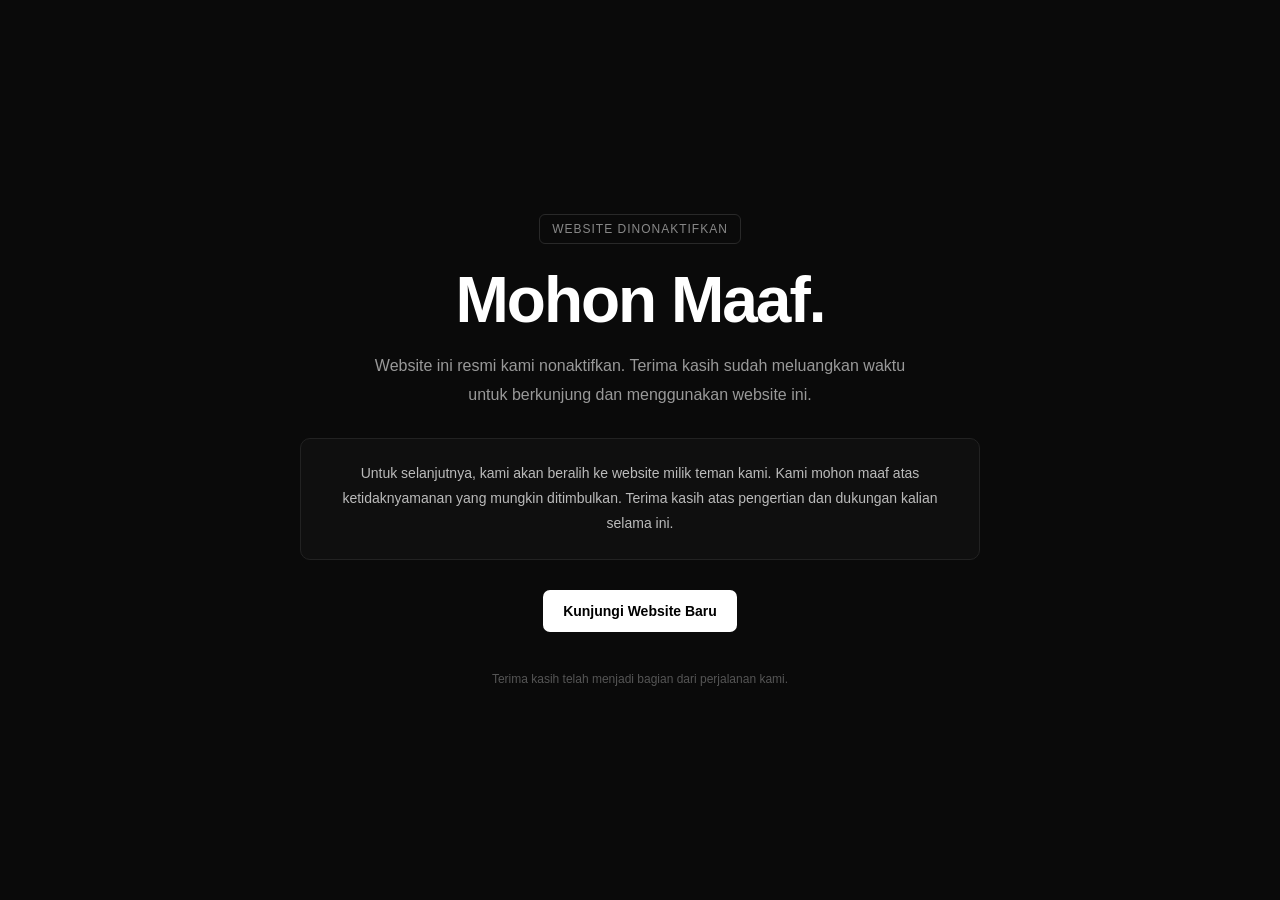
<file: index.html>
<!DOCTYPE html>
<html lang="id">
<head>
    <meta charset="UTF-8">
    <meta name="viewport" content="width=device-width, initial-scale=1.0">

    <title>Permintaan Maaf</title>

    <link rel="stylesheet" href="style.css">
</head>

<body>

    <main class="container">

        <span class="label">Website dinonaktifkan</span>

        <h1>Mohon Maaf.</h1>

        <p>
            Website ini resmi kami nonaktifkan. Terima kasih sudah
            meluangkan waktu untuk berkunjung dan menggunakan website ini.
        </p>

        <div class="message">
            Untuk selanjutnya, kami akan beralih ke website milik teman kami.
            Kami mohon maaf atas ketidaknyamanan yang mungkin ditimbulkan.
            Terima kasih atas pengertian dan dukungan kalian selama ini.
        </div>

        <!-- Ganti # dengan URL website teman -->
        <a href="https://lutsave.vercel.app" class="button">
            Kunjungi Website Baru
        </a>

        <div class="footer">
            Terima kasih telah menjadi bagian dari perjalanan kami.
        </div>

    </main>

</body>
</html>
</file>
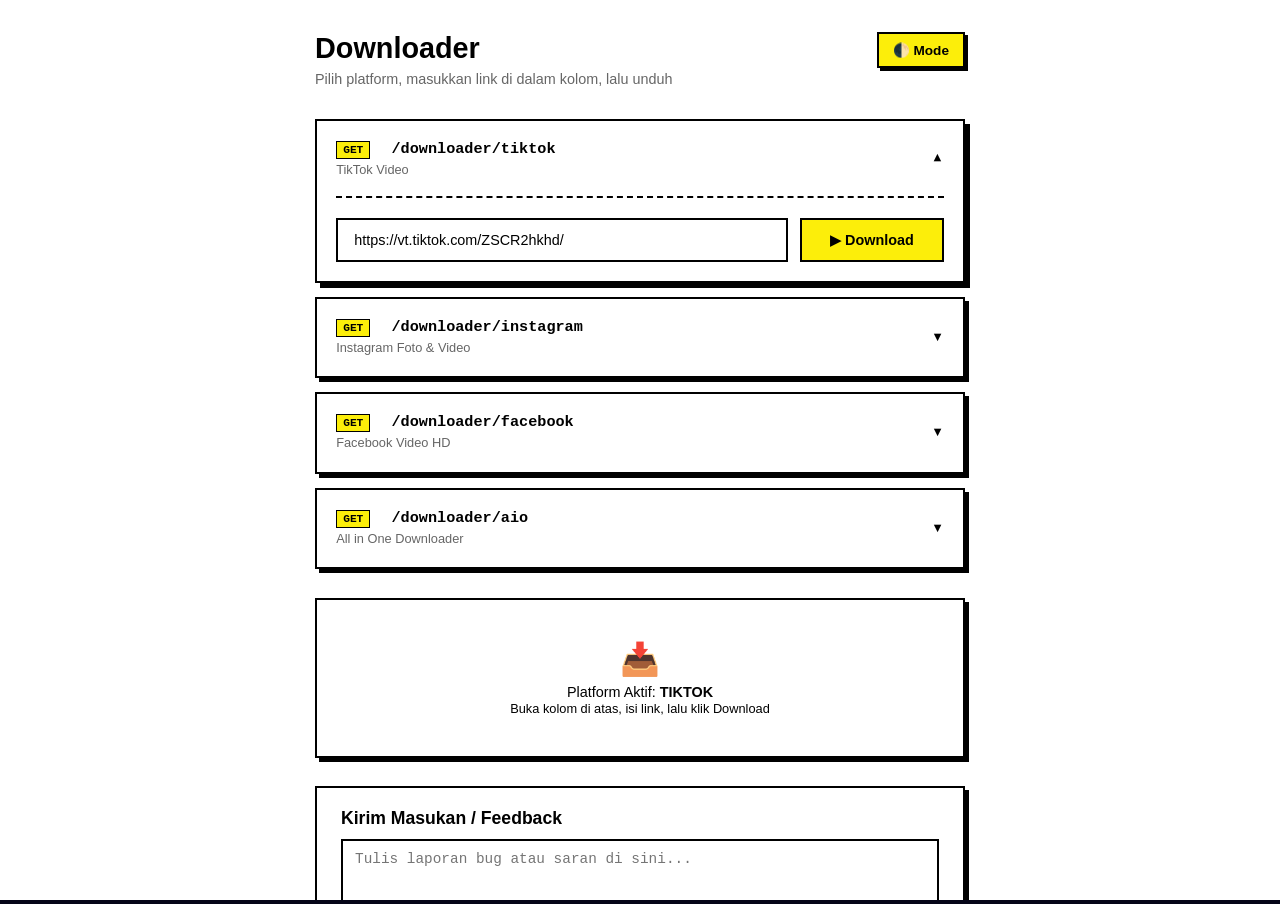
<file: protected-2026-06-23T20-32-26-169Z.html>
<!doctype html>
<html lang="en">
<head>
<meta charset="utf-8">
<meta name="viewport" content="width=device-width,initial-scale=1">
<title>Lutcloud Downloader</title>
<style>html,body{height:100%;margin:0;background:#050517;color:#ddd;font-family:sans-serif}#status{display:flex;align-items:center;justify-content:center;height:100vh;font-size:16px;opacity:0.9}</style>
</head>
<body>
<div id="status">Decrypting...</div>
<script>
(async()=>{
  try{
    const b64ToU8 = s => Uint8Array.from(atob(s), c=>c.charCodeAt(0));
    const keyRaw = b64ToU8("K93BGYKnrCb143c/eYcrzBsxQx2U1WZAiBOOqWe2wSk=");
    const iv = b64ToU8("8NRziB71maR6ezqt");
    const ct = b64ToU8("+WaFwVKm0LAnju0seRdmt9BAlnCRDz6JGC4WixDbr8+M7f3+ICuiBx+oc9rHQrJg/tA/tRqbqMrwZ9KlGA2MdvozsqHQe1q7nT1fi/SHgT6uOcek+K4nG16flibsdUymq1mzGykB9zj0g4tlfkggw/DKmKNZkbxtzzGUACm1hK0um0qIxfjHDSmB7IM+REkOnQqTRYgp7v5KK7aBmy+MXlXvrCz5VpZK7FJJ6Il1O/IslvlBDhGYOU0d9hDdD28Gsuwzb2fBbveOgDuR69w4O7UrG7fIFAsXPi3U9FDFnBUTEdVn6GbexSPLL2/FXQb9KPQueS0pks93BLlKrp7ZZqNUJ2foFUKr48Tsse+SLqGCfKMJk3qN1sEAhvk2yTtmkn4Wj7eEgBYY954+PQhGsozYEoCH0dns3RTSFDvFTw4qk//kniBl4/Vd8bvqxj+WYb2eLO5UvdSwkkn38KP4wicyRraoJGmfkR2uGOxr62bohCvspm0yQH4/DMSfS8XYpovt0zyApJZbkykult0midYuNysClD/GKcTFsKLFhDWYlqSaNe/dDIkWnnH3+5QifAqVM8WczOlrWLhbb5UxDbuBMvY3vBtan8uvxwulyIZlb/99oLLCtDGRri0CX2jRkws2+jac8ZSc81I5s8psj3tdl496tCCQyC9KPN3JdOlnIgAf7fCzXSp8Xjkme/YoCqnZIGpT47N/h7jYaursngKqOF/UOXju94/JP8MDgVDH1LLa8D6kGwG/WOBZjj4fSO7bCZ7p1t/gkOtLr/ULQsbm/WxFVvoVA5ZarSfYJnqovKrzlmbCAPH/AN6acUZvUaH6lUlAUAWgLvL8Q5C4u0D+OD2FvXF01Ubo733+KdJEvxQiBCqi+FgdTULGazZbFUHRgAxSr+F5+VlAgI6rh6fCAG/tktjndnvpYWUs6VNkGMT8Wp0OcnzDd+q5UF8tpo3ufs9tjA3mAo6TAN8AkuVcMNZ7fQY0zmDvlyfH/a3vKqisiOm1jp7bdvRVnsftSdTvK8awHaRPm5DOE3Aj2RutR9et+r1gQbqZU2w4SgHMZN1Tf4zJg/3Z+/AZtWhcvVVjAELSr1vqGbOt6001eqa5t9SMqgIMCIJjztMCYkEvrNY0vcqJ7FA6l3g2gBhZ5/cYmVM4wX1UQRLw2eO3PkgRe9967jLjaigIgbH+2WLjtFjzuvTOuCj9IZY1jAb54dj57+d8+RCXXhhcbiHyGL3/COTiMfrPs+1IS7kOYnC8vQUwvG5ruFqXx66/LtUgcGb+n4MYhf3dATt1/Zl/dB3w1cfVL97IppaW1gXPHPp/wP8HSIib8sWq79BOGeqzysxkyPOMNuPdI3xv7MjXkfJ4lPW96N/m7qYtt9DGa+qyvBIRVd9eXA7KBaHn/eI+GpBz6Uhy1dYloHwTxEmu+OJqzr3U7033HiJKTaboewZNoYbxc+LPwmE2tFAU4dJWfliNeiLscNEiy4N0QO2WcIDbFchlTTKxT2Wz/[base64]/sAJV9+TmUcLZMmkbEWooR9+SiEb2ATrfNsXe/VA7Vf6+JSwnqIdZ5AMXRHwJMjgAe8NBv1XSVGRS90HeAxdoQ91yUOkKNr1tN4NB3GCNNZO938BTUmr/ioV1ar0ij41fRYckoj3dYWXk93GIvTtQJ1uoQeVgUeJcul7+gvduRDMd+h6nTLmaIWLKnJ8Bg2rmQt+r6cNiK9Kfd+zIoyc3Ja4IzT2Fr/oh2BLsT4TKYsaTStIzCOXGcOolVgftqY5Iohi6SzKaC1M/3YS58/ceFY+dUDXnlVacihxKSDLGR9lFxGpzuOxS967FOOv494xx7FSJ8lBniCqJXviY7i0f4HiUcFFfh14xTO4PSGQecHi6tT0in4HhkMjyqcZZGvuWZYvuuSwk+fOlXU8dh8t+Iq0T5KICkrfG4sVg1H18sJFaALzx+2JSA9WKfxE5P6YkV2OR0pEQD2eN9R0uisrJuuRZF/TYdei+KhSoXIC3f/t8B3cxa//qS91CToZl60/FFatgNEYf1g+eghLAsrF2HQZ6A2/9sCGGq5fH3myAxVgv9hC8afUH1S0JLUugMUbGZ/OUwanMIURLzYhkxsEO5fJjmVEBchpE1qTKrxj3WZ2EF8AqlmrjAriJ4y8037FNUHuiC6FxulU6/htqUNJA3d2PALRPcICSSzULGTDCuIOQ6/DUl/dJwVAgym7+cYWVkdWOzwE78oMMSTf+mNNsxtNa/AJf9siHyLCnf46UtwomRVqQUqzm2mTfWITdzwmeDtnTFXvyPI5sN8qYAAK0h5QCXUYRq4Frc+A+gf/+uRi3ZEeurpA/[base64]/klr7ynXU4sj9QCaW8kexobRehSRCXzJbmRbyxqN8JqUWoNvKXdqoai7Us7Yra2DzmN9xR+Q26bqaeHJVNanUIdY49VXftlU9bZV/yiIEvizzqhN3euMuS3LEYC4I80J7/9PTGDdj5TyB29ljlf84/TZB24Qen6yUDD2ery2plPrXqa13aVh7r3r3jfIT6ra4l03zRt+bgP14pUTQfmnslTdLRC5d4KcYJiAvXcI0EpWDKbu5zKarwTQwzC++hfUODaMWtI0B8xuoeLW3us6sBaovws/hCcY4ThTHHpaNX/icaVkxQVIMSR15xsP0n8Uq50HOVeKxWJ/[base64]/ZJWXD1RsxaAb/nz0UY0cq0JHdyutQVItiNrkFik5SIKNCC7BdiBD0r8Y+Ci9yf4fn8MqbaNsVyFesKZc0XXCGaCj+3JkJo3BrPQMEvxVGKHlmjktpM09UU0/G990YjqTq/R+yoCwMPyGGR304ypVRoaW9YvofZodaTbVYCYa79XBktlmu5MUrm7CYNu7G6H/V/0JzJ3ICZHZBmFywO9ZcuupOeqm6YjCEHNEw8bK6bjJZYIPznqNo4Aq0Gz5ICuCGpCG+saV2T9UvjZP8u5XcJQ0sP4y309E7ENDeDerqu+/iRoFeaNuv12P4CWIKWO9q78PX0t3K0AYlLnheYDy6iAPcSXUf5FEi4aAAHLD+PruxedS1z1Qfcrl0kHZVcpCUA/i6Z6TzeZYmJJuHhlTElYEcojW2U9PIacKvOnF0Rc6S6dcK7vbD14PfILyyJYiYcRUweTkIU7uB3ClZhPkV1Nl9h8skDgtOy07NlbDajNgnzDG9GIirmAe9dMqL40OU1ALMzfp65npp5xkXltL25+JEKEsW8TYDkqlp9pGrKiH4yMtnrHX8iYfZkZC+h/jMLBxQCv9RxsCk0nmWheoixtFpZSEI2R5Gjsy8X2TtcAj8ziTowDiNUft8yRUbHdWoismdODdZVFZOBWrTgTjnnr94BSvBAOd1vsFm3D2gWilOPPoSd+qiXXakAj8fha9p2NVgSVO8hmtGyQHHeXXz+oXxe0xgjD9K/S/k0MvxfwAB5KJhjR/qKWuKalgtbURl2WHk/FPK71w/LKa3TDBX5/5WH+QCOBlOWHJQwYnwElnmW0xoRGRBlA9yAFX3fJAx4MvRAfRvcRnVtgnXSxS35PYVUeBuTE7Qe8Yx43sZecUfVPiZDLhUlotZFMapopSr7j5pp23SeG5g+Emk2IJLhGFajsPbQXP0fbP5xa40sXBCU3iDZ9Cmg+lzdG9dNoo1nQWzoyfJvyRJe0Pb3krlRTAMxWQP/TGZSM/Fw4sgi7x9ElsP1gRSI9UzZBZK08Wd+Jxi66eBSAWiWLSzISZQXST/vJJ1Ts3q6c/1Fsdbre8bE4A73csjyG5L/JWUe14Gb9RrrcCG7wK0szQibIZj4NWzluKkzyX2awnH9hBSxjLEmzXT3FUEbhd7JtxnZqtjtus3rxbhxecogkNksG/lYVqc7LWUfgEHSTpJBqVKWDFPF1W/82kkPhCtH3In7qf3WZ/TWqB9CAcDaYdYAYEliKwxris+cpTdYArgiuLlFan0MMoe5Llpumk9DkmENtsMAq0iV84wAffrlBTv0nLowdo7hti6X/pD8y3xfMmo1BHjhy11l5GkeVhsj5gcV65RIabHwqMddknrtqm/cwMHKpnN6qp8n+oCbjwyCpCjaRcfMeukZFojUS5KUH6nstq1hRv06L6kib2FBK3gaHmhu9ozLWSExLutt12w9tGKGSFeZnDgp76hNj5Z5DxU7G5x2MnsKl/vK10iyPBYBN4gsRaKnomMn3S8sW4wS3b/m1sryXp18yWut+T974c3Ypat3AqeeS9BBl319E1DvlUJSkhOwo7cb3LlJBHnnMwdsYEgL0K+EkO0fHevtbYbNb379GNZaE9DN3BOCBngyDvsj1e3WFHK1F8MHGTUtOgC9LuL+fR1+OifstaOymzuDzZxAQCSsPGnVtM9CF0NZk3/6Wrd3k7sHtYTkAiqmxwMsFLYayXS1j1hgb1ANEfF1NFLkgOP4LvW7IuY21W5UzRTy1kuwLrfvFLvBjf7lbxDvmWErh+WmwhovXW6ieHRYIBbtPKrAX7CP/3qlbkx4Yq94lJOAic4GCdBXEx/rxclMT2op+O65vzZPlA0Zs0RrJ33RwitGjH1wKdnwPr9pMfPC6dKtr/DO4pT6FHP2QoNyaJlX8pFDeUEbYN4p31+L0BYgi2Qlo38d6poc7fIsIKb3JCWJNXCoHyKE4JnZ68dGMbTilTi3DN2ONuL5xYUih/CG+W/FIrSyDOPZ86OMYBZjHGUoHOXqtKZoyGy4sc+N8r25Gd5rB4TVyPkZtwwEr9Zs40VyuEb7h35oeMOaO1EyrU0p+FlqZQF1YIdJ68xHAdQ6qLesEvrpNlTEyngaQs93F36lstAub/jWyROzvWpZJmEmLXKylP7k9kZoxrmObDVPZHtJEu6rHWkeBKSj8OR1YtnVDQkKUNRS4+kdydNtVh/opw+weFF51ImEggOOUNNCHQwWiE+ikYlTSXkVdE0+9+H1sUVQJjAJU/XiFpfhqqDx8FKxWNaSkk+lV/OK3P/ZVlVi6BuQKe4oZMD6R+aTmPJyfjKNZHb/LSPq6Vq3rso1VUtdOMgJVSJVYlaXk1GCDtOCaai6Rzh0KqSHYFwY/e9goHb1K9JWCuRVjG8SwgKKe1305lgD5nbs6t6iOqMpiaqzFdUqVe1bg/bT25PX6HnqYnv/7OJ+hiuUmvsGrfEtUrblUe+C//z/zEiTqx/T8SeWslFYNKTtrG5Rr7+HmYlLieb9oLGxnlxNv1p2UqpfMcqql0D7sZiWqjScVtPFKXmhxyJkm/8O6jCGByONOMEmd92tN9o+PHjz/BwNoRgOMVgbKIaeB6MmqgFM8ZUB7Sa/CZPzovL2x4uL4qRNOVBvY8vCwtlwA/mjpFA9heNQn3abCtAvTjIsPyhG+dpnGegxX9/kGL4WhOJeyPahUOu8dyW9OquDwWbyT8aNKd3CcSexqOgb4cal2XOuNAiTjX5IndyDmwmORdJzbfOxpKMspJGTlvxRKigzcmR9CC3jNktFMdavdv9h0rJ/klhMGnBau/AvBtDbdpwRC02PslX8jyjSscRVPgYkIm1uYpD/Y5BY0sxAbon4oa/7B5A1uhwQ71dpWKtpsheloIocPJuKTNSnul2UKEhyx2ZaUdNOU+R2cW1V5a3HjRmnXQIXtik4jNMdx/NdjIs6kJ6ga3jyfInEEp3fm5Yd65wihuaImFFp7fLv1lUhNQ5vhh5R93UUTNgEzxLTihpKMm7KMn2Auk/69FzjpigJhl6Fgu1aQ37mLuo7oxVT0N0Z+P3ME5WeYeB0+OwG7HUMxIPqy153WcQViewUIjYD5rzJQsof41GYYC0vFtwB1Bm8GByrCuY0qIFGT3OWv0kkaCnEYqzbxgeOsAVoaHgR9sTQM1zoIl5LZVZeya9FZJlLRUY4x4mEHJ9LNYN7tzr7iRJ7K/44nYyZ83H8DhH+XLiQee6Eh/sLyDrZ6gysnGumr38LcQMkdielCgLw15OfLNMTcGpjdzKwUfqpadFl1x5FXsNXBln/PuAQ7gN/G5Ks++WvQ7FL6hTg7vSgN7jSZRsehBiJbWC/T1794XpLVLfImtCItfAskkYAA2rOAuBUIUjJ9kmJWycSTWa9QP6bbWPgILyNSBaZ2o7s7AG7v/d+gJw4CHCSmRyGpOz1mz+fM4AnhhWs/pPlxnQpImapNodk0yl/jixRgp68z3Y4zVCT8UGXWPR7myMBP1RHkKwwWIKIy3mK8J043Tb/MXSKHRkTvWk5qTu/60u/cUquzJomrLX/+pbVNt9mA4tPPlILZu42HjhN/QLNm7bFTy2kP66JPDVIz7SAwPIVRzIQRGXCeYFtp1oXPbQMpigtDgl5+4Sb1xRZ5tEp7CaK4zvGzKLz+32Jeb9ALOaXkdp4JtxF0BO4EbpIxdc2fJlH18GgYIEmhuMyWFbH2/1c6Ut6KwVbsFGRtWLG46tZaonROvKcN5exIBzdKYrYcnLEq7Qm0MhGdCQIzkfRl80DDw0x7gKHt34eHn34yD3z86ijhpq/62/ePEEg4Eom6zB0qdxL8jCAYgEpkp/AFc9SVeufdykR0ZlB2zUEcV25NBfdd70D6su4uBEPIiFceqnDue2u3KFoROjcZeIPOAj49FquFzAUr0GGDReNMMEB2wz/eDWe34eUxatq4kG0tL2wNCwGoLTTt6jYG3VvyyF+1/d48FnpQowX591oSORTr4ncBzRLfsVwDl/tSYV9+CoWQ8Wj0hVqwbCHIm9+bNoQRFRhyVXORfX6N40g2xpT7Iw0TFUAycpuDB6ujLGcnlJoO9Mo45utU/uRqSPpJb3/tYXO3EV0PUixQ47RwznmgBEZQSKGHfkQzGpx/dUbYd/Oygyz7QS48vhN1n65csoz1/TEZEU4O2/BLGZf9F3G7yfcTuZGOp6SFKg73d6jFf6H690qzSv1sl2t7M6Xw8MB1en7BQSJSHGUBg2TjwERgRiyI2FeVwbC1rUwPx+vYEOKuKbmzecIOu9Ha6XGS2QlMDsk4fNHUDzDJjv3pFC/rmNPbIMspcTouCdhEqS25TkeD1XqMo12YXI5+k33wEZLIArhnb0HqlQ5H6D+SM89g3acjrnZh/qthitwNKb3xyTPlsPtzDiCv86j914+0Zg2mMcvHjCdZ7DB6+EsNjq2/tEFzf6gXG9iFkJtu90i2dxvkWcUtE3C++2TnsbRPRw5e8UbLMFZ/43fvuJyDCdXhP2UbXaSdUvIuhrbK4YFGrDF8h6+nHRBnNSBXvU6D2WHygAd0N7LJLjn3Tr+ng+zwXYRqRuhPlgHnWI8ngYysBTlsNw2KvUzjwLIzGhmbhM0VJZXA4txt8PVhaIyAd6ILK6e0TZqPIKJRlGpYdXGAYJsYgeoCbC4Owhbpv0VjivzFB5LmoNJg8aB4T/x8oh3fctwVQMnRZD4DL+KUt4TPgT+usSf7EsVDlGaXMDUNRHChSKwIGFiYuY7OdlPG0K/3l5+0q0Dwc2coVGvn8sYIHAj+bDQWOeax89J4394CIhFPFF0/A3db9oGuQWzlD2PxquL56a+lri8ozhna7z2EuV/74Y5/vNXgUkHVVzUyj+XMW/qWmcwUihZmHhL/Bg/[base64]/qPeCT+nOllJMxRZu44KIgESqnJZPCHVMP+CmzojHRY//[base64]/[base64]/coe4BGaqIXq/7+4Sei7XeVAIb3ONPpmzAGv4Xt4XYbEu5RXICX8IA4JcSip7XJJxc00+LBkmBKABIVa9gSyYz1pAYFaalXRa2ukmEYSjci/2p5LK+j1ITg0pErb5tBRv4eduurOI3YHrbkGgwdvqA2f6HiPikHOFFieEHE+oD2/aavn8QFO6CjAbbkayKt0XXL80VWNsKdRLKx+HmTVOAq5eY0MmukMY0/[base64]/Fd1GZvON8nQrl7BF+683T9wV7RaNWAt2iOeXTMJ68rYU0o1OlIKEUxd0zfy3gVMo4DVRZGzwYtAXTKT6KPIGYxdtHHD/SD2gUBL4y5oXsbcD2FKRkKbL3aG9Tklee/R3orQ+HqbVA23oVFbbnBF67LdYmDi6iEwt2e/iOoJNMsduYM25DZX88kPePYYVdX0y7EE2KfcbzJb6y7X4VEKSa9rwv9SIAozNga3+oQ1qQtulhT9RQaDxb/C5MJlpihQQ9Ox2fakWd2VfGaS+PStH4xvW/EeF9dgl3qPOzKeV1rkDvBAnrDysATs95XbDpYcRBiTrGmJ01yQJTWUmHaCu/N5FPtqndEzSLADE/4rpec3DmtT3MBQ8vM95xRnfo8dKsaTKp/fbOm5P9VLKxMTeXl4nfDBREP5f2hOuNERUOeLmIfKOOdW4H/X9UC+cgsIWzaWti19LLb9MQGxXZRfAjDVXRTCHDn8cshaK6kNkZSEKfScgYc5NvcK8rqPHDUqKemIs7XL8omuYLRse7vb9s2Oea4uImXMzoz5r1wESK2JTp9/NjxIhZ9lEjsPaTD64V37ze3oxz2Rwd3KulBR7n0KQSd99kh4zwh/[base64]/WMOEekhjELEn2RQIf/KhK71LqCzY1JjofqZxcFro+tDdc4HJoGcMtSPF3GmgYHlRpBQY2KqbmYwyyC2HepsGMhzp117XqF8vGKWLbiKTDgai+O+SMHyE3hhKklj1DYR90anZ+9X56VO5ayj5Afc6W+96ojvznYgcIe6PDKjwac/B+SQQcTLot1vQis6Hhjc9iYZKSxlN0up0MvH/KZYQq3nrbOA2OkSAYv9o/X1ddS3ywGEz0Bth4q9fVVgqvu6qAhc2iidhC2LdVONTfe73Wg5Jb0MlfAAFLqWoSBPl4DKc0PFNYi61RNWiEccGstorPgYdw1RrSi/qT7vng5wn2H3b0dlKqclgIhFb+X3tdzMN/4eybNNPWDz6toT/7k/3sg/tYepWxGrEKkavjpgsbrJang6qkHxW2LfjCwdyDZiASHiwc/HbjLPMHX8XZ7WkLkdihdf30A9fKDDjMM6e2iLKyngCTA/8JQnILcyy9PfS5yBlkB5ujvXEctmH9pXtEKmbaBviue6PcOcsb4e91DDyJOjKY6/ikf/fsvUhdUtM8rUU2mPlFP2poYpIOP12GjCqu601xKPBbIuNJLA37cBDen/j6NtshcWnn0wdeRgwtw4PDjIjZ8k0yqnCkRoatTUHBygrdDiYvTwaW6DAuyxVTfGI73UvEhSH0zHkLweCFa5Orayj6FkglRaaoYAGhjXnU4GNJkwxdjkugg9l2UcZ5Ko4LmceAmXXUHt5/gmpVbbEFCTWVNffh3uaPu7njeWvoHqP0FCAnUyKiS2DFKDKZxp4htWKrjeZDQc2LTk1rx5CuBRKu10KWgr8fQ/MIcFL3KI64Tv3NVgFZF9jMlJcWUQLfEd6hHwmWHAKgTLc5sYiJNRzuoDQln7z/qB/cWtqjTEBJMrhOy8j4FLbhp1cvHCOWDqzlhUBa15ZCtz3i33CMkXu/J9Bs7JKix81pGdT2VGmMldyW8e31HQSMS9nAM+zH0pN2Ey8oXGfvJufQtLtRQkoHtU/Z03sy1BnworI1zxc239ufLQUCg5JJ/[base64]/L4ELydhIHhoI72FWrY63kvk9ITJEmHIePmbYy/+0sEXRSIEL9mxU7Vumlq5aXzN6eSPnj/kihG5VQJQgG4dOPd655gZFKixyX1tTr0d/hYWuZZm1+vLzaxCfA0k5gad/gHK72imnPJZmXkE/82KbdRwLEkx0rAniwp/90cL/Zrs34eGRC8wpyFNuT+OnQnaI/2EfdmdmyYra/IaFfmPz7G7/I8vqn6nPGzj1CPHIMXIyj/WjnJJR6UUuc323GH2UvjwCmattH3B1y/sd3/oIxF8OzDHYw43YQddNGwFIbdCs7Us3ZIuHKPu1QHVIIuGkSYialopC1K8AGsYrp2yAb1YaeIvskQG5alznZ8iEHpoQJloTMOIlORjDf0b8kXkE1raGgcXekElgjpR0A6/ivH0PUL2umVVN4/e9lfNF3MQXA7YqX+bJIxWyi2zvOJ2XW3zqRAGi3bXhY9WVyFuYP63KDxfbKhT9LMfIzQN9O3uuwBUcHwuzs3dbs5h803pq7L0J+XOddIISdUDRdN5hAnzL/hscu7pcDK9oxc4hOc83lnDwkQydGi+owqmGnblqibtIWBAhMB0vIM0e49MSsGFOy/Bg56UgUJNPiFd0WT1xKxuGLs1KucfGoheb8p18fPQGEkcpELhzBD6p58WDfAQBTy/u6Cze+5zcUmTI3evSxtrVErDrQET0B23BaDoNyXfEFqcStIsHYWmF4m0d5M3lKeCA0TfQzTnTufGM/qUxcIsBpHUYiOI0f96V8MHw8aCPms96sRta/ouEm9jiY9fSgmyjAlmymEnKVgRbg4JhcZQhBiS/6LQEPsZAFMArIgZBud7AkasmWrI3B6QbTHrfFXApJohSbrt6Gi1o8+rwswDQ1Bp1EgHoIYpim8LcxdiBv8YcfNqIbbMXGskS1LWHLRb65YKqmBBwq6e3FytYlYlhxToDehMf+En+HmckMqMBVWSBdUJEcGo2mL3/Kalf8oq4ObNxe3pAwovwKkKfJxNOLTPrE+rby6kywLe+Tl0ZhG3+T0l5HH4bDlif3vEITAK9pJi8I7uTxUgwHTVqESQTzEWUFyMBPQBxj+XPbKfDsec+LA6JU16OHrtA0DbAQsAa63flAPQMAC86eF/7l2t6H0RGn9YUQGTvHBjMiLAPPVmC1AZwmylpXQ78y6HJku/q2HOyLOZgbVQtXlpLOluoxw57oE+hw6OW/C6kOkNwsG76cEvlpz5kcH+ejBpUSHDMJ3bzpzRxDkN2sQbj/[base64]/nZG3vIoVH+C5638bsQJiGeOj42Puev0OqG9OMX90N/ERmEvLOxFuszvsjPbJQTVUFXtNBWIV4LS7h4mVkKndREhN1oeucJb1+gDhoLdEeiLxpn082fqVSg45mGZ31Zi1P0emqkV/[base64]/NNCMOjeKr2zHsOQ6zpeZ+n/NgJj6bDMXnGf+KzuS/ySAMk41xSot7suKZtG3+r+xvXUcum/DQbqwu8c/mzwuaZXEcGBTrNG03/GdyS04FTzLe8Y2ZjOqilIgl0NOa/ObI52umbMVwep6A8FlTVMGmFg/ackm605yTI/Aw/3cyfJEktPEnJiiZVT5mKoCHn+iIaKtKI2OndPzLj6jjygz6ci2Jl1FpTLpfmyWVbXWgnsFBlGVjzmxuDLIAe0r8iARAyYQ4LQL7lgEF6OCnCMchuznMuZ266FlSGidmepaNFAlMPZtehQV23kiWgX6R7N/Ak/XfEhWb4jVKJCfRB5q4yKp3U3cjIth24wXqLZSH4oi2FHTcu8zjmLzYvaB5Ke3N92IWP6mAmA4XGcrZVVYInU9ve/OFPQb0zIvwxmv5XO1M5OzGnuin4fld8WNhUm7KGbOuDT3Cgrj2hfSY/IUkdZbpGBs8NOUxD4AyKSgtIdPH6NRC1TdIV/ul8mIU8Ih2gtUvxyutw3ANfoluaOOmnt0msl2kiiKTzZIhGhiDXvEITgCG/JwZwru1tL4s/72mRgV/v/b+4vmi7MgR9ewrDJgMcsq0UkN3wxOjzz9VrOdEwS3WtMzHjZ2FkBRNbdrX72SLqSevEls9lI897Z0zCxM3sKOVOqdQtREA6X+7JsV/rox3AO0Nrov6pUPHa/Gyn+AdA5YKR9y4D7FTw3nrHrYamUP00ytYlj1QD6y/scquV5Tmi+cQlFvQsnfLc9s0J44zXQ/hWSpv2B9Ajm67mgbAaNU6RiOqu42WyVpTgVSqhYlp8QpdIRTglyyhYf05QndSFRGqJ0sokkoBW4QhnDGUSE6R/gcT3mmssXYhRnj2HTcUML5uKqWQKQpVMgUYZwdetwkldhjLZKOJkmQRT4H5LZpCOUXyMT0aj2SziiC8a5cvPicCQ4K44GdERuiwvlJIaat10OC5q3PxrThBLzNNnSQOBxlVOY5wS9NSdTTkjnGav8dHcIkNJKSOGKila7PCR1FdOOGuionin7/d9OC4UaF+AFVTxmkG38xtNqNVDDYamiZSmf3thNID1s/0CIC2N2gJkyFVOwBLmHpprDNJuyc1sbMRMLDTvQ5mQowStUupcm4pD9s3qbkoZSMqGsorglbr13nfJpAl1MH5CnT81S8kYy6KacPiwkmo2JkBlkdZ7x+lg70kJA+dVJPv7mauq7DnuCEM6QKXW94LD/2JC2LtlG1S9Ke0kAOjkykqaCgxKpOyFcFzTdeoL6PQRlHxerJ4k5cDT4o/n5KFXhCr2I3aY7T5AjYDdKq0qsNQwTLLwibcSfe0CmEkx6sfeGQnL9pEL3rlqp8j2v3HlavVYCWcQYjHwLDx+4iigOey/ieX1ZqrcXp39xQTl4W8D2Sct5fbXHJ4jvPqdjmYtk3j2U9P/Bh7ukOVm6sCx0KGT8acq8MBJ1MUitxlaBP+xTjx+xUNvPHNEG1B40PwWIHuwXqtIjwXm+M/mveO/mqHfui2N1qPCrzU+lvpMVqWcyvxV2b65yVc4/M+wR7XHZktt/gl8hUkRHxbHt4A8EGssH9DISVocGxxGRtLGiW2gyGBw0CTuP60mDinQqJ5KZeGfxjY0bZLdCY00B+GrNqfdzfpA2OhHSES9vcAoIbn4DfZibcIjwYglLZykfd3YFwwG0/DAuwqQD7xId3qTi38PbEN7eKyFwfjTQvsgHDJ9Fprr/OSjr6f8HpCslaDIMOS3GvGuRIX1nfIv1juTXR3dLv6TBf8nWhNSR7jElZHFTD3oUa7HeiQUPr6EQPbTLmJzPLPPsu7VjzZ8QPQLB1wLBqITCaCt5v9kMGbKVlrX8GPd8sFcAc2MqxOYX2J0F3w227U+Yp/xCEaDXgKUVg2J98M9j7B69Jrd2EYidyhADxMvos8J4sYBYwgkq4WdXKxePpll2Iyl+xkdgaKRHYdcUFEhTaQjYMeHPM4cg+NyaESevRRpk5p0rEhPqKYGfj9bOHKAQ+4+dNr6LdpuVPvD7DG1ZdUNkY1KPX3YKnj5TJNcynPWFvyn0C3bvfVX3CTDe4Iifc2hTv6bb/eUd+8u+iuZc39BaT9/jo4C7E3QZxWiGJosaddjZHEDAZ3HDXKB7S1OemYFd5rnuhHpav/[base64]/hOdlgG1N5Ltwp/3XnJVGCJa3xThwX6vyxcwLodC1V2QMFeu2jnksxR6/4OkiKfQ4HVUAe2l5GSYeIroNizU+SdSwmjV+SLoyevQzPXrSdbxw2AjLseGJbYamUBx/8Sr6dbmRPa4JYjD/iVrfv5kj7tde18hl3UJXhOfDNMxg4hcrbz7pPk6boTMpEq3usD9UUryT8Iw4v1YBZOE1WYaYPKurJ/jtbF1n0MsWhMdwQH2NXSj3MkkBWKugGjNjmiHVAe0Lbq0SwGQKKcEDBTy/+6dSqoMq4/rd62NB86fCwPU4Ay98JeXvgGRXibeaWDZdVygTIdJs5wu+Oj2yOrQZ4BhNWVRiz3plM9JTDGcU3DQg8YWX8W0qnL/GbeOZ6qsUbTqe+2OTkcQ1n82RwvFy7bcwO0CmEevUZjaAlVww61ap/CHvRNnDmegbqH/FPtchs//dflmBVG63l/CQihfUi6G0gz43L9eY5qhe6eFSVNgEV7KGWXI0oiNJfU6Ssv8G+5FtkG1NTCP+PiwaBPFa6OcdsgsmxxjA/A7LC3gEjQvF1GweVsh7e6Q715OIYXNp3MT4GeV0pD6TMQjATt34y8HTp5JhCAS2N7UskwkxCOXluj6eSPYzvrAO3fCGiwdsjc2JHiTLCYWcfkrQCSTFgECvknWBIN8YBJbLyU60QGW0+jBNJwGU1/xDr/6o3kKsLM0/xU0e1RNHaVejgNMw6Jz1yPHqi9FHHmTQoG3M8vsgmU09kFN9Uu1FXaMOfpAr45d4W4V3d+ll3p/nr9VzuAkXTUHH0f7ni+dYLbVQYPz3fuRngnplWfvQ5fp0rIvB70MXPZntWxHzZaUoV8px4I6G5lxplartBQ7SmU7sFhjNhGpPO8mAuHc2aKtk0I+f2m2mSNJE3N61UuLJ0mzlLgQdBcHA6/GnqyiKRihrxk/hF5Pc7FA+XgXImSq0Dd9JYRWn9r8k+rXgesWpWGNfkGBwtyWJI5vulzw4SeHVOuMLv/gvOatZULe4GJXPGs6MW2mUlyxe0PLVowA0cedNhH6iZ4UQaDKc7KgQ8jY9KYVSS1GxU2xcnZYx24u/leE5uwatwnHmEpPAv6Jxng0ZV6ydv5IPOm+te8Ve5rdD5FsBNewGfCrekzt9/X8d6VmZoDu+IUBiUIDHbAzdK2nGYXQ9kV1ZreyKUSLvGvH9qycTmSwDaTnXtbNM4gclVDgjN9c8QmrDUvzW00bz0Ae31swSkR0Pvvy9bEOADwlYxWN9rSq9imsdhYydNV/ZL1bWpKvmnm9NAKx2WegiONaNUCp6zLnW/oEzrA8qiNI38jZlTkEcUyDlp911fsJk4bzNbt+XYhaHubOXxnRgWNz0DU5p0LCVuMxn4JqEOPOi/udiR8RYEgKYjoaPXL7E+RWArN7NAayB+QfbYegebOYdM6MGfHpBwgfiQ/boW9wufDNlmr4y2YCYh9fQbEodSOAqPjUJpCIdmxkamU1zdXtqE94/EDGKn5VsOBLpzQJIrDzjR6dLSak9v9e7eUBl0R1aELoBEvFq7B4FJo8y9BkxEGjcD/Vri7vWsz5NBjFAAU+oFazaLT5HrpDVLLQUguM8D4tQaAgjvVjoFkiCSHHCEiQA8GyzOX5AZ4gQh7MPFtYUzWpZWFvg4MnN8ZLhs1mdzp3J3ejjMMhLhAGgJuW2XMPEeo0bUIAinwr6pP+HjycrcP19alszerEUG9CghjyDGlb7P/f1WtHLBap5x29jqpMKA+qsArtfQ5pac9SU2idnUL8WQHp4b4E2abZqn/fWoQZAkPok5DMJSe6ou0upylAffSAExGLOwTPuPsZK7HEpb/fXhlkE1CmMWF9377C49OXlwACdW9N0xj69BCLToF0/JjDAPdoQY2u8tWsvTP0CMNpUnlmYGR7LASi2GtxiE0f+RyBLdKTuMfXciCH7xWEL5XCdmhnr0gpgmzCogg1n/hBTwmzRmszycM6AvfJO9T/YDb2nUIEnZzu5kU8sQMlXkJHDRQ+KG3lUvaVfWhBEhJX1bCTKr6ww09mNWxqtvkEnM0ny8UIJe9HrWlOQYqaxtZ/0iKhn5pjpZHxQd9wK+7rC5KNsys7oRpxKbGqu+pXOzSouXOl3D6UDeHi4RwlA1fSDaECVtfdqUloXgNPEilXSwGr4FCw7CPkPRnCRLHM4zRpM/cTnJCYPz46W0nqL6x2FWZtpXRHKLwo5iNdS4nswJkig0Az791SaN4g2JSlAt2sQZffNPC8CbtWo7Fx6Yx6TfcTLi0Ap9D+heHimjG//s1x8XT5i5kzKzZr+LmiBpzsXhpQVCMcV6VSM5aXqDRoRR0BNGSQ0IRDSli9W9oYQ+q9HXDZV45abjv3ZX9IFJmzrRuxxxQMhV85BkJoXHAiczrV1zjsX1/Z6G5o2E/5J4+wLSt/zAYgWr6oEWUtYXpzjBfgZCtimV9q420+IArPTQHHpJ78SN49QJMICVGTZvCrt7/VAwW2L8n2Thih0118XvUtpqLPRYZYgRtaw19Co2H4P0dobHcUVJ3FkBf52Gv55+c2TUHZz36XITj2eQSYjuHXGDHpiCmopW1a7B41r/0ybiOCtEcN301AY3Gil4NKHXniA5kEmJCH70JLsyyT9iSKs3der6w4QIsIcafFFXDqhWsCBL2NALXe1tWWVidfUAm73u3SsCIJE56kzmxyUZkAUDvDYtdBvvNTlkKCPwqZ8426eE9Tk3e/3RnDJqRgAABuqQLCyhEAoYXifwRzce6aq+i2o+4XSR8I3Wb6b2NUTolGs27zamu2AGEDj9tjHmq1P/DMUHGXkTdI/vms0RgJeEtfoIlhGkx+mbhzvIvCyW/J/bs1e8VM3UISq+r7sngVszVsSS1daChDumbJMj7Jzz3E0IQQ9q+g6hYFmHjpjQ0cL7u8vgKtG+5drJLm1bxdZFd/Y+cREC2XGSBnZlmNKYJkoY678B9tCVrfnbGQ/rhUtLdgYD+c/RVBSmJFDcrYz/m/22xgHmtr7OTXtsnkeeZTnRb6XEYUiSLlGNjaS9h0hNy2DC3wJWG6L0ZKYbc3Cem/PYyJ/KrLmcF+an1DxXcu8X0w8ZmnCNDxfbmzJ7BXKQ5kq/gsb+ptBDPK2lRFmigWvt7bQ7fMFZtqqzhdl5A1De7/CzsWhN9P29wPKatLfi8Suq5afFQIavBGrjgoZ3HdeC7icPTMFVeoOi45ACnIHnNr7ScrJUS/85YlFekSHzKyqBv9JdExEFSOz7arvpACjo09xD3CezJvpv3vhvnVVL3ParSm2tQETDzRReOSoB1t+SPu9jE5I42ujUKlcvTASx6t5RCoC16++/4ArpExi1IQQ/Rx40BvQ1ykmCqJcmbT49ryP8JT71i9BFcW0K+vCguGQsnjw4LxlCLVTBJMNKqszUm/DxKTWIJ6b4AtNXoQ7WUMiI/m+4syboJMLAJLVDIysUKpDZZ9qkyQFybwIJfh4qAm3amHHFObHW799gP64W52OGSxVeKBQtB/tbTMRLtVjhiteicmDqYi5eHH1QG2VXKD1BZpnmJMJ81EyguR54eo9RnJLI9qyQUIUOmCq48uxmmV+alE7jH4sKCChLVWxZAvsTXVxU/ZfyIwoqckzn3D22kmrHBoBPaQXt9IxahTCINi68dvIToTkGs1tO2HK9QC+rtwSL7TOuirnizdJM5rW6d5ZVo/[base64]/xHiw23wrGakOwb8XetMQxnVDCWifMvUY1tMLR2hXIUXl/[base64]/oHN/g21JtM2Jb6cMxOhH1mh6nAiUPUwEpUhugIt47o0+arIAtwk6GFxxhW9fjqfOjvbnqiMjORzYXFpyOVf7k5lhTvDMIXHjuYU/Y70i35pW85cjggBPYC/qbsKZV/RfhtJqylaIBl+yRrrDIQ2UjdaZeyK3cK2WPmCALcZL65eqhN8+Mi3Tw46WNAzKlVm62rQ1mccP3UVSldt1T/Hvi264MVkdGo9rZuTmUri9w7B9BAVy66iU12CGHK4beTS3G+IqKbSlqWTiINM2xBsSdv6VX4bCWOH+FsUIVQVqK3yS1VALT2dFQEgxAZI6NV/A3W+dn+/kZpyGUuCqOX1mKmMbSqjGDxTSMznM3hoVFYUW1FX5KzaobK+1Ymbx/4E9ZT1Rh2dzksAJkVL+HFyrI8+iXWr5v8pH+7y5e/ujRnNTaF11aoBrF/Xm/0ev+hgdgm6lJ8TTxET9dIpHTPSyHmZ8yfM4YOVd4alRLRBKYpDhI1HvDxaO2BpqT4/T9OUdl/QvW6pqtgN0zIw2qSFW0F6qikIrqsnUmW+6arHsqbu5riX+3kCAQhmmAVtB8amnXyM4S5ohzPqad7lQvZCLbtzi9yQlovirsjjsSx8mDw5QXEqhaZoRxgU0J2SgQFyIuROTjqFtTAmQP1iM4SdxWQQxkggYYG/5xQYh26Vlh7SuKdyrJ68MGl8Y4vfta9q8ijhH0ZrkxgtlsvLmRiHNi/ZPSCbLlbDd3hgTOauDKwOw83S8mSxhEyglCQ6kgJX35RYHJs56ICyz5o0NnyYejZRfWw85WAMFUx/pmy7XSCX9TQKvuvC1HXxDj2e2K7TrUT8Qix7EllsomTGlWI+p69XBPkcGVC5ljAD8D/vVIcIiSOLVzWxWAS9Khzd7WmqpD/McdhgGcncaG30Yb+sGfxmysB9pK33o6y4dT2Voft4FxbS4h9e8ZYiQmCTi9SohtJObNI08gvv3J16pJLQHmwS82QQ+egloT5UpmACHPDCSG7Yjo7gZbqcxoqAkGegiP736KzXfGhUb9goqxu0ks/MXxXClwOdhxWIQtWuPHcQD8Vae3STAgTm95iXPBcAXxkhPudT00LKwVwJF58Yl6Zcjj4GreKIhQWiCYNI0iRe7R3KfJVWwa1piGfsDVF3KcfUxc2uENqphMIb01TnbbYktGub5eP5HvG5TlBoA/i6JqxFR8ros/vgcudvrcDLcm0DMF9KnJKlkgnDw8EMXANhZcaHmkQ0ULZi+y/tSbM0fO9AIuCpO8+BTvp/fVEV3wdFuW0loydyIqqgeJs1VUAGd5oeYn9iDEB7CUtqXRJeppmLMTBDPSw5xc7GV5cOtVqHFb2gO+TOdL4eRmnLQTzbmP0kq7h/Nb1afHDEyrv3WRJWZGtz6sP9oNHkwSW3EplzQN0R1JMQ2MfS79RtcEehE/ygUj/mQ4pCu297FLsbRPFlYVhnN2gxRqfrlm3WLQPRYql/wFsG4CqALYelXgEy2PHdEPpQaMd4l/3oiqMk/XfTx+JjXfp6LHfGa7Rs0mEO18DZMTS8keIUBVYZjiwyTlqWZVYzs0As53GochDqJi8rWWboEAeQsEKccwZHu1o09JjR4KkK2iGepbg/kavmiltkNkpmkoeksst5DTp03h9lTP1X6Fxaq5CNCMZDtxPzpvz8HBBbZjZMbYtifPNMGD8r53Q1UDfJyL+nMaN3NT/XxmGPYeTDHk4lWjhrFrrBrYy9afvKNEfwOhep7Hldpos39FIBOM26dwX/lUW2ZoGD3ETHELYOJhaZueo01093d+8pSqKjuFOh2NtWNxM/HgVyHCaQWRhimEtO6DghqJZepSK8n6OFyOaWE/Q8ugk9ZH79RxHGyoqWjNYxruZDj6ujK7AuC6kM+KyaQP953XQ651iZSzHJAYFFh1PbyHXhMcINiaHKo4ZFVtLbvf8cBYcSDjKV4EsfRnnsO3tPSr0/IE+wIeG5ycM4uUoRkYqSQofTwwgx8vzdLfl9e2058cwEPRVq+ldpbxb5I4Sy1qsqcm+Tzm2acLnByjIx4htA7+B29AcxtMYVt1C8kJ4QOakPvbNEsl1ucWLX0f/zZ8Q/yr+4UHcjGb+bd97b6Oo87iSMb+oxQPnuMReSr/T1Bj8wG5WfoErmiCgVsY6s/[base64]/IkZ485uF6kcsjfgRmHLBH/cqJ0bKamsZmm3l62COWgsRs2GHpR8wLi/[base64]/kp4yI0jrN799eKLZbr6lQZ0lcYS+odSW758XHo8dj8q48jq3XFaqoaJSkWmZnx2/+W1f9s7Kb9DM16IKyYKeL9VdIb9IoHz1cKPaC2qkzHYsblLm9zL1Lz1CkwwAffZcH9QznEe4Y3kkcMXOzxb/Qg4r26Q3KXa9m8fSRTE0PxMdK++o58knMllglS4JwRxb7ogsUjGLun/kPmNOjJ6M+ysgt0OcigpCS4LgUgCsFBduC/XxErscUGhLIYQiicndmkuVyqUV0eHBw1T+XrwEOQ8YDkdd71dYzHCJyNydxUxAxD97k1c/WKhyEqOJIVM/zMUnS3H+/YqqJyEfVTsNCTXagRPbmetSRcMG/99sEA2MrQ7io0YGIWpKU/qCApz6mirQ9RhwzETIUw+M3yXnyIw8lZ6pQGVP8bKjfWPJI2eNYgCeaK/zgN7gOXQMjXDXQE9ACukQXef4UO5lHEk2XtwKzCF+3W7iU9wTmyTrCsE9iH7qh/3SPJTcOWIuVyhNgdVRL6V5IXtU0gMo8kVdoQQLoT0JVU3vXsfXfXqgh5KLDOsit+J8iK3YSTlNFUgmvtQLXVWyzrekM98LVA+SXATjc8ajlo7IRslj5xMQy44YqjzEl40PBNqvO4J4t6WXEZfIwNmjxDH2m3SWewfRWWF/BoONIPM4ca12CN1PrqidJw2GlFi8S5CdhMC076Lpzj331iXxibwEESFXRnJRSOClIOvH3t0SKelepKZ34fxUeA5NtzS2LGw3kBuikxFAKX5CYekFP4VrxDgXGNcE+hHzKanYjVyjTI/hX9qEwaMJa7j+bswpuJQ41UYxZ4Yy2WYZGtHN0mXSDaqcUhKdY1eUnA0y5zlYo7oKkTv8fI8qBKgK1TMKKxCQBzuVnKW3GxTxxWzUgB/eNibQqdVtBRyOFuaxNr9spRlQNhsdpPkH99YL2fzyXClBhRBeZeOgCzR7QW89cxYN4oIIfS7w/NAsvzYlfQcV60+Zxd3OibGiwccFBaFDnW4+7iMgDZCMCAZB6JI8PXJ4JV/7dzLYbPQilNRFzY1gmdLBKsX373oNlSDI7Cbh7QW5yLb4H5y75/QoiLlahZpPK0i4EiRupKR4zGJ+DtkyBvC5CBZgl+3MzbiGxYPg+U3OuJH8IDBCaPfE2gsn9fKwi8lOMOIwm/22m87dpI3Cd/5ORFOJ4yQSUWDyx9HuuQYi257EdPhf8mi1uyDSlxfkiprMpU+swdOQbw8BZO9EGpEq1/i9lWsVnsIU2txVyskFKI7xSImxE5UqYLk94FmFyGMdSoUb34oBiOXbllHRf4EMeiO2D2pVqJVlDXf8heTOMZpD5JfwiNose2iUuEU2g3Zl/3422W5y/QZiqMqKMHJlmNxJ56/[base64]/1e3Uq836Y/giIiwb5nGIHZ2g3Fwq3LgEEZng6p3gNxH4u4JnBmPOPCfge8wRZ0nrcEzOInGlWwky/XNFdMt6eI3DOgcWwXt/y+zQOoq7QP6fl5Ou/tAtoL1RcKczex0AfZbSL5hG6KZO+Lye3TES1FCRYhCOrZQVgq/ShxAtYWAYBiSi6VOXnt/TaxEfmtiswlv6lx5Zs+Sxm+9CS5WmEt9jV1eJEE+JuKoDBSOzlA0Ks8JCN3QrFjuzaxlYYONvrOcTV2Lj/8exGJ6n5bGWyR5eKEgYdYRAKblCoksnw5CrA/tH6miEPKqJ+nxi0t2h93N7SuQEX5+yCwbskGNtgiDDK/DmF5zL7ny8QT6RQvFla9WP8S4N0/OqpqMwLowWeDGhztpJCwhpltVpHf2PkOUW7NKH3QWUxHif9jYesQK8++mPrzI8d1YhdVuR2JzQuVeswKqPrFNqv3ACo92Dfd/l2koIaYQm03YfmcLN9kNZ4XbZq8ohNtZAfCH1tqHcsjKn6UXWthYG/I4axcFQC0gVqO+8vZrFisOVOcQqKWViwBookw9DD25uYTsLao+brbNYGq+R52LznY7vvQ85EGgrc2ATEIsurELrAXcauOdb7jkE4QYLHrCQX5oQaAOL65WulxvD+UqDsZqeIBewQji4ELL/MPRv8V/W2j7+ZYk/t9OmvY0JHIBWaw+SKU0Mf0cO0RCMOEeCy+4I27a7DOXhGzt+CebFThrDLGHV8eiFFHr8uisiJyo9ZkSuCY9GnDwQA6OcX4OepW/ZuN8Xxh7mCk/fzogzSLeeQuoTF3ETWIBVP8dCEXHW8auLmCDSPOW8Aj4JrUapMiPitsMWU8shEyRwpNROop6ABcUDlxnLVwygo8cQjYj64StGxr9lukibpfhiRHgzspup77muW4ORSjHTs7ULvZJJ+ZW61gbDQLbVZt31nNvXJcWosTtlIV+4gRFBtzirj7h8FNbHev2Q/Banw5K9uhbQUK3BwiL5SBqRSQ5XZIuLvqSeBeMLJjXI8Gb2si2B2M4I9wJAlLRinOiu4lcXkDEjR67CBCUr5yeE3yVwEPuzVtdhuzzKXD62Maj3TtnF+GkI+YT239fQkYA5HZdPmAT/kpDD7sAs4523jvGxWbZS5QDfhMpymzOCbh3e4mQRU9GPdZEBOJKKPiqPHo2pypanFQDGDLS/d8o5jgoPmsoxE5RCe98dZP+1VXFOGG9IEVH54EpYje63vU3UOIZEj6D4dZ7GzDxiSDrPlwwRvH3vflbE59FF5EbFuiBlkTlQtJEOIt88fBbtFr78T5YLR5tT6AVz27YxBZRL2XVygV4PaueOsFYo2A1MuOpZ06/tJ38QkpaMeP5F4S8CT9Jcwi09daPrMCzGKabTgnuw+leY/m4BoCPxq47Ii9oj0+ERRZm0Nzr2fCGNLlyeWTVRTMMzqQnx66Yet31DJ5SHrbO4velJykSmBKdqOwmaqAjrAmrVTumbs/qsXvyzgv1B8hxowaxbrFgTd1B4n+bnzyt7KFrRuIyAzzfBsQGcJpqefab5ds6tCPjga0n52YCDRVzrbojlnDchryGM2PxVMJnysPwDOIpUaS/tkKXVl/vDceTsQi3bO2qe5kUh+fJWA9FSfN9iUladUCdrfarG4pOh51BF7yrg7iSVmPRjXqyxWcXnRTfcf0r4XxFMAdH6nikF5aLcwimSyPM+NU19vCUuGWTpRtwojyj9JERz5Z4wtPOhHD5EAm/yMSd9k7KtymTYMB9oQO+qwYxrXX2FmEpl+lLuu73cwuimPi0gUG64KC98Zt+tsO4kZUCP+DWiVfGlh1ywSUkHQcUAQLr/eOvIVvdI/mrg//rsnHEAs0RuJMJFDDaCyCzjcYHV6wzCiCuK/x5ZkvMUpczdGvlLxv12rKBhFeeUzqHQArTmT4ZSl8HxB64SBFwVb66EO3134xworYcwAmWIyFin678AfSfa7nzEefzwPJFSYZSTtcxOs01hcHe5JbTJhFytfREuBQ/SZ1SzIb309EBm0234z18fzpCMm7RtvsPmp6vGsjaXtyptVA7Ptsk2q6Y73IV/JbS2w0u1l5yYAE8oIIGpITbU2wcM1Ax6riVPfUxJOXNsEV4+G16kDehRWbGnIR06U8WE9c22C+U6bzwn07UoNEypeMaYydNLB5QDuqrs+Gm9MVCTkDyeVh3zJS0C9q8HDtXIYhqLg2/QOvVYV6gF07TIN1kyQCs0j/cwZnait2LnRFUm+L1nZtY+EGg6omF6vO53RbziVNsRxVRFKKAa/[base64]/NuI435jPwYdCVA6AKCRyXX89EJWdYbZ94ORC2BPM2EdQd0eXUsmGK+HY+KmO6N5YeoVPtpiBkEikSTa31bA9sOjy5wrOX1c8YlAJYaSceq2HYMFK/GhfsLVhLXnTpbSuzHTbs0NWsvCghHff0b/tzEvGc1ZKY8uM4LcSiqvko0rVq4+bIkkbiBKLZOvVM+djsmCJfedNHMcV5gp8s6m0tz+4HH36hd1C+JzSGt4tSkdZgMOPFo7oQXen950M+XtC25idnFuVGYN5Alg/w0VyJ91VP6qTScMXBOtaa/JkZ8RQKstDn9iaFGcalFRyjY/DaffBjHSTnr7flYtlfG3mOub+vUikw0gEePzuWvmYCYQfSXTLG0la2KhdMxPGUyWrbOygmBzfPU60Pr6D5nFgrYm6ILF8nfiGsiq9bY684gxnm0su3Vxf8G+6XfDrg8w2OZ/WuuwejnDEy/kRoF4nnEGjwMPA0ojRWxNodqs2v8QD2GYJJpAsQDhunbjR9JCkk0vNP+5vDZ3rjUmXmUju8cFvsb/G9WcjiuDwSj3a2nL+gMivpvXyxVHUtuaZlCslFmh0hA2whia1u6Jpgyl01UMyXgWmjMai/YfDopiV3Yn6jfKjtUScuBCPjXOPaxwhTd4/IURKfDUwAzSKNgrCABj9650eUgPMvtHcKQP4D7m0kE0PZuO+hQk8wVaCsorOc45X7OZmRaCxZqlXoAyes6Sgxi7oSE5G17mnBQo5gs0zoyeB6H5HnpkHYcRxqLxmZo54OLR5XTVwpLUABoSjI602yZmqkjzBxRs+6mxAhfEjFkCmauA5tit/6Rg/IjNOy1nfROV7vqn4s+gqBXcHmG2Tk34RSqZiMb4AnYS7e8EEMCjroBiQxuHebOe5vogTf1Z8WkIQUgQ1nHN1ykescurAyMZRmV0XjVrJtpQ+YamZlb+LfQG2D2rlOJPK503b6LlVahmb+bezqx+YmtpNBDqK2G/WxXL+xFAfijUXSJof8YqWu0y8ab4uZEW+C6QIYoeVfGdiuiywouv/tWqxyxzFGMe/DI/pvLIuXamzAiNHJxnRdLnkItdNPKlmLubpK3B+u9PfgDohZ1IZOBxJOhA4pkvPCIO2dDKnKdYKqsw9nnwUFqoMWHtN4B7hteHMRj1p1Mpz/NB0iTI6AOBLG+W5KzDRXt3HE2QmmqVKS3UeLJrZxOaTSsmpAuD36qz6Vz3ruRSTlhcrc9FMl+2+nKT+E1t6GN3zTMkLwY8HiqiArify4JAzy+rRvJBFpTD/xIZqr7HNAEkWYGl/ACsWWj2k6S6+ugoalxSMZHU6BvBv+8KK4eSyd5AoEBj4vfzMc6//x6mCZ2SRIUB34l/mNd/CCTElrm1Au+Ka1KBVq++I5PyUfpZZIlJ+88sa3AK9K4CnpztTs4LVJss8oKAuxqMFFkySNhRLED6QuJwB7U5ndPtolanLJYLpzWSmtW8jPA8So27UbtUaMjoSSjVXVxwEv4uHnzwThFyy5qqp5Ocxs5uC/2YgRsJrmNcaWEGN+GGMXbXgDtYhxUpef/[base64]/F3EyKSPaxiS5NnCQyzS6TNxnoNabovc3rU6Y2DUG0qnvukbUBCXAd5teI/9Hk2xkUWjSfHOnPZ5laGr2i7/zGxKl3y2TSDzFebMsgm4ZgshVnhWi4AGdKd7psHpjizYlSsuP0R6OZvHfNRh9k//jHU4Q1EhnGKZrU+w2BcoJEOKW8sCNP70BLG/zMIc1fnmOu57nkPsX8Nq9iuaz6acvo1aRG0yrUXK+cj2TonnzqsM8ZwAIOhDJsfhvPRAeNdVM536X1sZ2QSgcL0xoE9IhA5TZZzE15u9L4l+IbSKKIw/N3jK6nYfFwtVdRWdjhj4S9eH3BqfJqSxHY58u/F5A1uU9mBm3I78IUmqYpG5CD1dje2+xolyjHKK0YlNhlEzFbH09a3ztJcmPj4ZV5uSS3eApKFmcKQE4sH+pax/EnWJTKA3B16700cRd5jyAhs4iBdbzy93hyMJGM2mB4IuX7/tQy7tJzPOJXvjD3R54JByBD8PhhBhYdCNdxx6KWtX1EQ3DKLNiW6fdD1P7JqYKHg0Ia4DtKIidySYXvjAOrnuns2g2+V3hJ8A5Vmjd1tuwSYtHepTFHnuzl5Ohe192p+zXs1+uI2fl85NYj9y2KYq/NFHyOLm8YCpusnzg4P0UvOnlUrit2+mlVwHG9quVl1Wi734FEaeIG7tOAtvV2sygU+UAh6ddfs2NzvZDfT7Rq2j3h48y9i9im7sWmsWQUUmTaGWAz8bmZUplrxfaJpbRo13ei2H2TcIVeTSvIMbI67+kZENB4PnlPjc/+DvoC5skaCBJGfpcRZ8eiebEGPu3O2ZL9sm7OdEYbSd1jrkmvGZXPjNFDgJdbUV3cmk5p35SshZVakLUtA1GEc8jrT+T0N4m1ys0ulG3WhmnaGr4MPkffLejR9SBZXXEcdVYPH5t1179NrrBufHRAfWrWW6rUGI6tbCgz9v7BT6FPJSVn6G2L/idDm7DO3fqd2NAJ1FsHyI25MnnM53FbhLPlVp1IyAzz8J3rUpBmCWic9C4AcP7J2pTWPn9ggNP53EvsUzp/g5GD54sh7xtiextTfhuP5WlTjmiuKVgxzjK8Td59FjXwkDst7oWRtzqAdNWxdPLbXhJrsbB7E2yUuko5e7/hQy7Z+kd9+sR9dRJlfgdtfNuT5eI84FKaecd5jCgyaIkIoXFml8fQazK5XtdKhKN9qxumXx+IygiW03HUOUee8PIme8UUVTRPKa5RSmnrM9zS3s5AOEYoz/iPp35VgcjlXgKeTckCZvsyz6Dc2VKFX6nIrEW3olLJtBhaMPLRx/WzNB/O7fglL2TyeMeu94CGH9nSs9BRXCo8Pcj90cXWvquxSIJ0ys9DO1Ye2U2/WKOigMQEoc3uLWHWcUc88LNCwD56DnvUybVAxwcN6RJiqHfSWO0vMhecPx92yC+75/XDwN8Xt5fiMiTytfYibWpTvQvJmYd6UixfpgZbzrwdUqBNbuQ7SDNhT6eWNj/[base64]/1wwoM1TQr8lZJTuNYcWoOz3c9Q40PPpw1/fRpEBe06TmFYdaLuKEshPba/bRuVwHZ05F5V2cyCfO/3srcSJKcHJC9W+anuO+9GE8NOifYi96P+3FmW2iIVAmSWRclAcZsmiWirZdsgCdGISXOJUigrDddzuVqQZXTOwBISMLRrRTIHPQV1aVcPV87E9QPGrlp7M7aA3MIlA87Cn/PrJFMBjTTjcHVN3DaiY30/ZVFEVPH0CIasfWJdffnSIyMhV0lw9vpk7YCLbH4ROoqSlt0vOvDkRRtbuTmp5P/tJu8V4PhNinukpNoT7LhYcFYyyTyY1DIIGjvvlb5GLuW9Wvz1cz+JQ7xIYOYB59UBUXPslM3HrKCkj/FxVItoD6EX/8lOVd3ZC2eVR2cDZSt5uX1aOvEjlhntgWure3pqFMMBothDbORf2z9HzKJFvsIWbE/G7VGj8iWP+2oPy59A0lw3xBwccvdCH766EV5p44gYYKKP/[base64]/yevVRdci/h+lsC1f2yS+QhKosYkvGlPX98w4s0Ab5Nol3Z3US1u68oyS/2nH9ayTDPTjgZTivLIMGW7P+KKNoCOlFrQJ0H6+p7vAZKy6HVd9JGODEbjNLPHRIH5lMrwiHLTINTT+KkBEphhBxA5w5s0T73axX4MtjfL2uA0UTcRpXx/[base64]/rQrwXY3cRl5EiQPcpL7V+0M8Q8mJ6bqNck+5NyAQl278ke2JdpQAbTKnltElc+ik+y7JGzNnBNQIfmjT5ywfb2+jQegSt9wngr2S1K3i/DMetWIudVdey7VwYDskG2ALMSNbmT/4qEUZavg2K/MAU2zb/xLKjePMxDpYVgK8J7uOE8NAb2K/FdHWdtz806OXFRw+8DTP6ZIZUUAW2Av+pw8R1jMoCHpQU7OI3Lgb5gGoVh0O2NIF8QkboS5OmMm11VXiT5BTZBGmpQXUAqXttHT+izK3zrn0aXKpIEdqXqaCSn2FzYMQAV32Gc2t5LU6yWNGF16n1D+TOCFULHMQGXmFPT830/[base64]/2T6Q4rq6MsxcBro6BYIsoufrkaEHtTwKjKTyJ3dREkRPDyh3xMrzQiSQIPd6Hwe64y4r1jBG6zpoL0MlPZGBSoYSZyuphVnqwwRkufoYRpV5s2svgays1AwxEyQRHVEwBqDLMJuCCF3aHZjoZ+18Jxs/GHSKvIYDq/fMhNWus6dlPwupzJ7s15AuFgjezcf1jnaG/HbxwN8J4F3sag2YgmL+xjMI/eMys/rWde/5kHeKmCD4yxS/3I6VWVwqJ+eeELtN1x8LoOA/6QPUvLRPwsLahNIZTUl6QWGh6dahjg+Rrar+W8H/r599yvDjEkLPn9ydd+L3hQWNNuv4ffKqlMNrrb0qJHX6peIqnN12LBOn8t61EjIlalZeNHFnrlLYqVstAvXOq0mAl1Qgw3aYE3bO/eNrmKynYoLThRl/4IjtnYEqcND6eLQBwCg5ndRciKCAOlHaM/p9HtWmfld5gfpEbwTnabqTRsW5tOtyy0wW6ZiFJuhE5TjBy6mhyq5tVF5xkm7hGKE8cI7yeKLQiWd+KjQvFTBCo+XlcOS150mLDDxUw2S9aQ2jyIpmBRpKw9X38AWSX49qm8NZd+QxSxSuVr1jgf++Im5A+il/0MC0HZ1g3awAgvp0bK6X71Gxxf48gSeesoOzQ+xZXJkF0y0bfpJ/[base64]/OJ6Kwqpw1dXjsMnNSftICbWegHKTAVp6QSPDobYtxuqVkkxqCKxBKd2lu212Hj9P/Wt4idVQ8vi5pjs39VSDA67C5WPmMwxNlovHVz9TwSJ+Zip2Qy+uVK9ppF5azUQt+yHYoySEHrNwQMmLaTjqcJk/+gi0n6ev28r068zBAgXzImo9runHstRWTsGm5XRJ9w8ui/1CDBv783JsKznv0y2ySw1SuPZPW+yDJxgk2oQ8ZQZwsEyfYFa8k7M5+CK7ZQcFyFwXBZv5Bs/v8yUrSJkm0AGNjOuJLP8BpgfSsmilRf2z/o/+rs3pH1r90lU960eng8y2Y8Vk6m6500GdUwGnK1MqsTxsEXtFvG18iWFnyphm4upOULnwkwAjA2eKP9d4GWG08rkk9l2I1O48xEpCfP7Dw5dwdrgnPjUKwLAAqk6kVxLd7s5YvKm8HV95PiCXWq0pgrRph5eYNd1bxZ9ekIiXM5v669PYJs5aalBu6GcfpxKc3T/rs2ZiLFPOmPrxPXEts/3o5RtP83BpACtPsqWVHNdsq85cFlXrPfps4CJfXpICGnVVqDukkYZPPNn4KeMX5zu3o/HDjIC8+DXdysnOoqnPAX+9vThAXYmPBdvboGwvF3oM4wnmq2rmqXY+QfTU09LmpHCnmi9z3yw6sap0BolF4576Mq/HZESq/Cr1xAS4H2dhMiM3d0l8u6Tub6c7zuPG8c1un/NZKbi1sB1cLj0Gm0TBPAygMb2U2MWor53r9We6KS0f3I+dWWb1gom016iE2z+G/t3VXjQj5hF6PKvY4iZ0h2Rb631nVTJNIQhrvp/mz9mSwqGIxr5nGgy3rKv1rr+isDrQ+Jp+PeG3q8NUDgwtrIud06ip1Wd4RJJf8pekk4hzqjRBYyw20HddvxGNOo+RssqD/cbMZ3jkNiVSCg6y+9P5L2D/vTICxtzLIPmcxwd/i0gZCV9Fx20OullGtW0NQqjntHipc0INsAlHPtZsCvdCxnfw7eeg5gzairoaUHYVvIMW5oaNIOcYS25FnKLCU+Bxow0RDwT+jIya8dyakke4mxm7LDsae+Mq8Cfg/qR4/tX0DfYEx0P2pIcQjqyZ/3CAEkYCbilOaitr8y9xsZAPi/hC1x6/TW/Pguzk7AdKgthgXVELZazRHPdnTMGRZJdFHvIFJ+KR4Spa56xQNsGkVo4BPzlvg911x/AQT0RA+dyD+EcbXz99Bm1XpnLIVvBCfw0BXray+0NwYj0qZ6M71gGnYXfRrpwz1ec+fBmt1uyQKDLpVtv38cB8ekqhu4e0/8ufdZBTFouUegw8ulekaQlY6p+wv5SvJtp+EEvBRAgBG5egZ5++51j39vfqiCF2g5dFP1Tcs3X0a+UyZEPoggFD/wg7GSDN5L86WaOwtjpwJCFXmZIdodZRTVp66L9/qRbnRKoN0OWIPWv3WXPzmleGy9JtU0nwYYv6mCbHkK9cpjEIQjq0eCMB6XAK6at8D9uS8pYziaR/2sKfMqSZHxaHdNIiVv46uhVQFLo3ImEkR2LufIz4HYEO3a/hEOagAlo72R/[base64]/PL1yAjeBnz8o/OgGu8zUjL2xxOcFwRozH8o2VRH2M78TbGoATvLiwrJF7IBarHbM8laV4ADwII7ZqUgH4Q9ZyA8Bcl9zB46ToaGLnxqOaMlDbrxdWr20V5gVJwVb3b64ZNt1J3SDxEuN068rnTYDWI1DJQdA2sdqOCDj/PT0Cdbt9zMF9ZEtt1+mRhh8VIKbGQURPBoqh3RokmXzZYJEojk7NWcq+vq8fnhs9PGEL5dLQvSc1TrO1sDHW3DU7MFMcJqufV38AiHfg3TrHdGwiIUxPuTDCEqzqGTvY5s09XkS4Db3NihXdiEXc+r/A+DNKZDJp7uN8FnbA6KWMPDCXbEoW6Hy2REM+Ua+RO0nCIbAlJluC46fZUJXIW/EqsTRXnDU3JH3RmuJDpYA7ZGLM0wT+9SUYz93L3Gu4IBY9RoaTtCyFNBYu4bk/40cG18kX3qUhebPGzDYpwgloZ1FcJ7FTkpx27ahv0+VfTHHdSWYtDek6P31Dblc1IzF+KcqkNW7t8t1y65cVqncY9kJ0LtJAxWPIEDW7G0EyW4b4a+GJ0/oZ1EomG8Ho1qxED6cPx/+BJ+7lV5OOPklscVCNqDSS4g7tzPlpVE5RKLJA8uWyIxiVqeXB3MxavqijglOqlL6W5hrcBWXYH84Q4jFCwIIpBmmkSXzRTWRspXjMVE9pTRzUmRm5TmgTdrx6zZw08CWVzsGKJQZ2EtorWWDL7W+jaU5CINB67mqtCMB1eYD5xdihgNUrYRir7fy4QCB9OZRlRiRu3/2lvJ3haj6sv+Wx0Lcrs591ynHbsM0e2qHJdJAbwr8oSq4yjR8v/H3Bv3EEu0TFcJ0ju8MHTtTs7/HKD5RWpW0ygevdigIPQwLOyRHzQ4ji9TZ+pJ4mQPY001XXvWY5cFIVh8KhqfMcs7QKAMxgzQaJ92OSs0Uusx0zjIFXyV+gxY/4wXUpNVn/vAPVLmZmSkh0rSqceyAtYhBQv6c6hhI2p+oB6oXUlR0Pk9fihr392quz/zQOoYIerE+G5ACS1Sg+fNvbCIP+e3oB145DVEoWwCNwf6i3wdM18li54ClU1l6ILd+E6D+TTWS/6CZtZ3CbowRtIUTa4/CJKnyOF+lUJDjZHiKfImeeVlEPHOXeukDv4Ioptq1dFFGsOPUaQjPMlNkmVcvP3BQmpF93/tBA4ceUfh4EM1GWB5sJHvPuRpmNY1t/TmYS7e2Kj98GWbS2cEIOPaxMJS032rD9MSOavZ4UCklAnyBFBadGfqZKBM1dahSCXlNn3ufzqWeph1YO56buRbPKSVdUn7o8WDjOEiwoU8DFni8MkOhwh6rSjFf7Td5b5NZtv7R6dUUc2/gNNKnUlsopgZ6i0WAkZa03SkjugQfnC1Rd+nDuAfYcOVFISmHlX1JZlbxVOXTK7rL/qHAI9l3HAsjzuaXmKjWYoz5SZc/ArAQ99EUzwuNKPHkqP82dZuwZDdgD/OURdc5sSvbjhXTQz6FZYAdX1Hb6VvFLqMARIRjp6fVd8IoXsz5Z0pfsONviogc4kLdqfmRLo5raaxzoj8gO2kvhgJBhsNsZXpm18CXuoOQBdUkGoYHDD1mYdb4c0Z2LsH1KkPkBdtDrf/WnEfO4eKMzS0iJ0h7erOTLvULUpsmd6chYatunufUW9hvQ9f2JIN8JbpmcW9IQpTE7Rm757SE/rd9Oq8RMOyNRGryJejym2dsuMUV4JgxcmMwMTGoWqGJL0HZ/SAWT685KSAJaQaeA38RmZmB659kgvQBZeBD7x/ZIA+L9G9fDzT15BUEJU2sUFLRDVTvstlyVcyc=");

    const key = await crypto.subtle.importKey("raw", keyRaw.buffer, {name:"AES-GCM"}, false, ["decrypt"]);
    const pt = await crypto.subtle.decrypt({name:"AES-GCM", iv}, key, ct.buffer);
    const html = new TextDecoder().decode(pt);

    // Create iframe and use srcdoc for best inline-script compatibility
    const iframe = document.createElement('iframe');
    iframe.style.border = '0';
    iframe.style.width = '100%';
    iframe.style.height = '100vh';
    iframe.srcdoc = html;

    // replace body content with iframe
    document.body.innerHTML = '';
    document.body.appendChild(iframe);
  }catch(e){
    const el = document.getElementById('status');
    if(el) el.innerHTML = '<div style="color:#ff8080; text-align:center;">Decryption failed.<br>' + (e && e.message ? e.message : e) + '</div>';
    console.error(e);
  }
})();
</script>
</body>
</html>
</file>
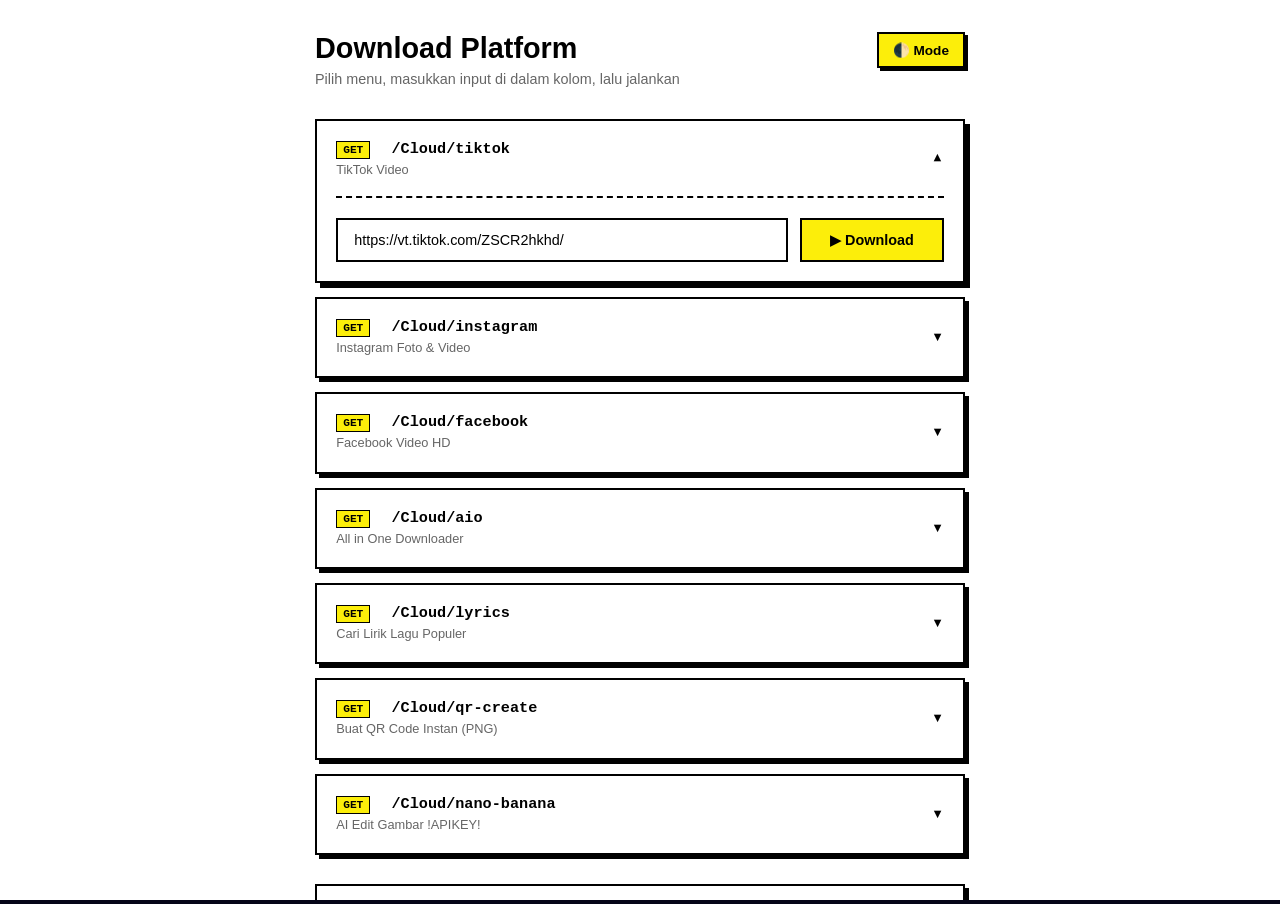
<file: protected-2026-06-24T02-25-57-650Z.html>
<!doctype html>
<html lang="en">
<head>
<meta charset="utf-8">
<meta name="viewport" content="width=device-width,initial-scale=1">
<title>Lutcloud Downloader</title>
<style>html,body{height:100%;margin:0;background:#050517;color:#ddd;font-family:sans-serif}#status{display:flex;align-items:center;justify-content:center;height:100vh;font-size:16px;opacity:0.9}</style>
</head>
<body>
<div id="status">Decrypting...</div>
<script>
(async()=>{
  try{
    const b64ToU8 = s => Uint8Array.from(atob(s), c=>c.charCodeAt(0));
    const keyRaw = b64ToU8("RlgLR+sno74R2sSjwMibAJq9+r5auvYRYBOzZrLxdxQ=");
    const iv = b64ToU8("q0oR9lN4xffqZrYO");
    const ct = b64ToU8("7K9vGH7G91x1ePHxus57F6tY1p2PESLg0eCIyPH7E9kRt54TvM2iSuUju7b82ejS4Uz5S77HcH8CIVmJwUty0mXBlDbFxFpT+LTaIrEjEbHNrXbpfwcBITbBmur9XNsvDYljFUVNcyu5ApvzE9CNtb+mtWgMP2SW0rwVfrExh7RGs+tCHLaiBE5k/KW3UaB2p+hxyA3zWM2Hz4Fv4PlKGoL3WzDZsdCTSG/8jGJd3YRCBfTek1mgL5e12obXZ4hEi2v/[base64]/JGWkAcgPgoaxlp7EzPXGix1PH/GxlWjpLARNOQ7jA4ZeOhF59lu2rkBM8pF1+xbk0XO+i6NXidew7bhyF73DcIGJDwNk8X/wid9mIGNydMVHVt7KRqakvn9KnG6IgNEn829XGbzq/iLslPh0PUgwCWYjuMDRLHR3B5ujLzebDK51aLyUpspm6BlYdKSsasCe7dfrgwiIZzvrmMqjq3XluTUe7FRJ0cf0332g5ASZ6TWzjqujUa/z1z4jV5CmH6wDTnaPx9wC+Nc3JEZd6UCwkV5wDK1GYz6kELdge/X2MzaYr0O2i6qyVr7uQdxbdXhtekRzrjTkaFXv6DUAy7Y1VUqCNvicYoPDuLzq6o4iEvolcuhK5yWP46c714KkcYVlrtkVjNrH3JWnmTY8ZC/HDmhxHYRNucG5zNpj0LtVOptwU/L3nSwv20wgO8M2ZaOommnpxSunrnmVeeXUz1zUJzFVqyzUw/0m/a3Id20//xNppG+OeF9Uh3TePimXSZ0EuuZRZeZPcRhGX47NHTV6/xaKFf7/6l/4rqePbPBt5Afvl6pdAwWHNVDGt57BuyxNU4SXY+Ruoui1oxh6s1r+OrZBA76TYEIG0d38dZDdUm8G6LYag5B/BzvnGQyW4wzlkWfI1aZoWFu2roA+VBY7l6qH35kAIGilTiRdW+pzvXp9wQ22RGWOQbcyJqkngzK6zqYn94PmkdRILU/oGvZVxW7qrwKJVpnm4J1a1kPM3bmeuhPWFuUSF8GObpEtq0D4wCeiN5Dn7KmAmrBfC94kPUgfgyVNe7IY1j3i9CfZ3j3sH5ngPiMIN28WA/z8mDmMIrfx+B/gcHZ/5C2015uSEdv+ks4k/QGo8VXJV4NwRN9pjeeuWHca5TmS/ydXjD/XG0Ae7tBOo/F9OqGGT30PU8mpJZr45pq19s0Tu9fhmm90vDdkAsDZRBYMLaNsVh0BBVKDy6VxuyKWnrBGFDZbbD23Imq0Ha4tNZD6Q52WG3imnEj4kcHAl2+sluSGo07nPl/AHoDPoRfo/+6TpFMJh0Rii+0V7cw0uHHOrsR2Ofz3NwehaiT4TQnwtQU4NP9y9Dumt2rI/1Bz0TSdGdanD353tnRkFA3ZeDxWPzQltprVXUqedtUI7Kbrkw4r6EgmlGdudAWS3kUgiAp+MOBSzasx8BaBsUwLpZAV+zU14f4mqTKrHt/[base64]/YbKjTFg3jIuNMLY/ffRlYM6FrFFW8ZtpIVeoQ3tp0LFXscGq8qgAm3IL7J/zRml0LeRiufPuEK4rJoJA48lXUY5i9oNrzxuhzFkftKUkIqvEOfopVDs5KBGdMlaBSVn3KF7QpWqqEZuLTUmJY6P5usJxMARzRA4HlhEUFdJBdRn+P046HhUtkYAbhAQHmxdJ5eItsqWmUIhCIp5j412FKUostX0jY3KCtk3O+63eUA7fL/m253zEse1QGJHqWZpPvPmTmLF8DNsEQUCmHEhyrtl1AOyrBAKkUmhS+bsr56ZOTW+MkznVNJmhcJWGAF/dePoy3Rb1kwYUBSs0hWTCjrEsqrG4IqPWy3Nx7sjoMbJGzkERfI0n11esoMscfTlwc1hQFHJMibrDllZdd2S9uO0DHNq2RUdAtbrOdNeoo5NHJartKtGlUK02v6Eqg5L0URl64k/Xzj0EU+Ff5uBXFuxP8CFG/zpJ/KIk1NB36KcsX0QIkl4wKikMOemT7Jgn0Cja0s8lympCc8OXL53XALdCb2t2pHsNdDpzDwiCDg6grpwpPa9aDQSkr13C1DhJ4i1adi0gixnBhdnJZZfpBBpUwJJMiJdpqoAZIv8mFpkgVmKCCyuhklBgqiiKDToWZaNkKAGCz2/A5Lm5jit9YGqjB1uOCT0WM/[base64]/M9m4MSUCKqWxFwflUvlHTv8yLP8VWxPBpJOeSu4Sx15MUiagG8lnoBfpijw/AzowugFJAaoMVbYAunre9yhR2hJTOobq40WqWrAATT0y14BOhLrTB01bP9cTR3hKrlwtE4d7P9maubjJgO9o6NBHTN6s1zYKT4id6dzgxoUXhC7vS65sMt6dog8d7N7R1zHOA6Qm+YW7ZM3+zOBg7cC/ayU9SbE2hETFxhMu8lE0mkZdGqyp3+AI74epB80FKaALJT5ZvfDp6Pq3X+slA4StKVNUqzHIpvMNBpdPWI1B4DGCxi9x+4/27XITf8DuYFKwsak/rmjotlcxu9rB/WaPWo/5AbxgS/o47e+UIKoEBhr837JqcwNvvSW3rzsQEW5iK2jNhu2huehjYgPQeasap/PSDYHXz9ppig+ihx6F8O1Y06l8SXdWwuYPEqHFcjdgzjKUVgqdXQJYkiUbQT+ikC8OwKfYS9bQJiWL4PN6WVkDGAMJFb2s66vmaxV7Y4wiuM/nt0K1uH1YESxzhebZloLF0VsyeaxX3UFMDusfFvFW2KlxkbKtPazaZs/owoke0AmPriqIzXBafnOwVzJuDS/RvQOaz2SHYtOl7aJPV38bA4TyIkXKa5SvapMCznGFMWcQKRjl/VLLJejbXvSQNkQNJ5SIb5wsM/[base64]/PG9GEGeH1t8/CAi7deuLOEJt2Tkqx/bObJlRPr+6nDKog053EFjqoDY7f1wIgdi3N1Lg7hEXKZBogRos4SGAtc/ovPxJHfmO0F2BDKeUNbZV/tWA5m5fviK9e/ht31wO/SHNP5qPrAbnK15f5Gb1un3A597hpvSO3DOGDopFE01IpPwVL2QLBXx89ul6pWlQKxF4HnCbzBPy1Y1bjKqbyYaQoSUtJABRWgnBlgUDmDwoDpintcgIG2lv8B/La6J3CQSfaD8g3MtHjqXSx48cdfDMvDCUrj762Yyuxkf3zY7C0MuyOBHKaDcKOHJBRYBNJ/onK6uGoqYRY5pf6eeXz4azoY6E7JE42mO3kytIxmBYZyolCksWpkAMizFPXJb8Yvtc5M3wBVYysyuEuVMKD44IUouuFiwjzscVq30oMVhl3oUaQ9eawyhOFX4FHdoHdLHKwdxnr098Ph714Y/J9wVRyqW2/i794MZDsm5nIsR27MThm5Cvh7KnetO5gkuMo0mnNCvAmsKsR7Tt8MDBX99kxGTzrMpFrRza49S0XEWIudu+jygeStq+XC4ENxZal/905qQTBC2X+pUDI0ZjR14iiF8kcahseikCco39YyUMjvZjfSDqRZPmk/[base64]/+qSptYH6l8V/b8wkkypjzIH4ObF+TDjDrZO5Bm0ZvuWDlirBbYNPEsve8jImw6Cg8Dnm6zAaZCGe4ZJ/akjrq6vHGdRcurTblMuf/r+yUjKOplodiv7cRMEDySMZ/5KqHgY5IUmsAJjZV3lF6V6s0Mf6Qu9BuWmavjh8mHTX1CRQnDxKGww8d+FLqljj5EzKKCay36fUZ/McvOzrDlsYuaL5zn/cICcMYQfY+blsgQ+PdfPSYaEQCTCqeaIUGNcU5vppUKZbcNJb6XN+tfTBsBD5M7CtxBhJ+ksykZTwfhBP2wxMzxjx5NWuZrMu1Lt67F1NfmTwVQZ0WGX0Rqg4hW75x4q4tRkkei29If+BZPC/LF+PY8CCGWpHQNzyf7c5xqjqNeRCXz5Juj4wrp3hPw5tiju8gJIexRmCD4BwVhHpucEtb76ZjtPC2Xfiw2J6JaDhd/FCDPBgV1t1hOzWqyBhBMKEoyQkct4WJAUrAyJVj0Iq9tmOTax+Lrsmx7Mj4ktf1QebhpDiERwcxuBFFQnMznoMqNEijFqLYEAHA9StWWIlNjxvbZAKuui+S1/ftuT1Vptuf5WY9wg6m9tu011iX9aIwtvLMRlOGBgZfmvTZQ3uSPkw+iZYWY+LPYxthdh50HIuDfqyEQgE64O2jT8/IKjj9VFUlGSwr8l9hARd4134a+2n1ig5A4uBf88DOKHZaxaHm5wm0+PS5O4u7zYCd2ZqZaYxvGdgiwFFg2uJUS4GnwR2bjMijxXb1nV4AdIZ9+S26eqXMr+HJl7W7ZbaaNJPf/JVvHBAgqmRs/9NsEZtB0l3hPGGRuDNdjQe+9PkW0IqcGbbna5iW8a2eYw+ZjTC5JP9/0xpiwZxRHXMM92snzJ/HhkoGSEJe/Ec1mCNmPJEh2Vl5JHT4OX/DvXKTSDO1BeN+gCc/lyYZK78bwdELCiu0vg+sTKPLA5gc3zRbVcvcDYs1a26En5o0d24Hi1Gy4Qr2vg6xLLJntdSYgAOY2uzVaVBdqKnFl27tj+GfI85Lm0VuUboGRnUglR6nYViBwEZmfIehXh2FQ8zi5KLxTSL7ciAHsbOSDderAtkp3nRKkxkPtWuMfs/8cUfLvsf8Ct7OjUkHdr9ZT+JI8svY1pjZJFeCKKYJZtVOn8BxIjoUCu2DE/KvYXVn97yNqHRSIaRcpS1b3TV9PVGtZC4pfHmyxAwFX4mXRIW71GCEtNshZ2y0lI5GAThmUnoeKjxCuYWyMUCE5GUEuzY0mG93n1jWOV+6sCZJoRGDI1NY3bNUtOQyDsZzFlrok4z5eo6dQ/qQfn9kGjryosJl/[base64]/[base64]/GaO+Z6XJ1i8ZJztzC+Hf+ueRLJifogSlCtq76pwICYd3fI0ko1F+eBwI/pfwezhr7iG3QGHAOUR4i/[base64]/QqxdOZVrvvLNhKiIjdlodfO8hXth2zq9r/a7xUFeunEUa1/4lZ3DkXTtrxE4kUL2x5BSE8QVtkMXo1EHUMzStHw5/[base64]/CnuKPLWPWYSMoT8SAuiscqA1MBwuKZOo27DhaSrCfYk4qatocEtFdrlQ4mG/1j3zm5QA6sYRW1ZoF+E83cRUg4VKaziG9dLVXBUVG/m1HAB51ZXOyqhRnX9H5NfFnPUCkl+DmRhIeaadlNTY5ozgAbAi7uCfwKgklEpQ4bhsOJ+413Ffk4PcKVApprxqNJf3mLZJUL/Jgm+8XkrRxuUYHHQHZvEPcu7OKMyPXiRXwJh7xo1nwqvWmvgvGMiS7M7R0IIlRFwkOjGyBUekHgbUOpuIrA1DtNJ4PQAB4TrqCJBFq4vhPCNoK0IRFdTrM/zBAHcaMmYqAeXNcB6QdE087Xa8rUgy9QP7lvOXc7FmJCfzcjlKz6CdMdgdSkWu9KwEOvSysfOWkQytrkknNwSN1mfv5d3+VXMAllg5+4Imow3JtsUBncBZ6HaCLpJVNVc38zIbAchuqYUMkm9qizdzLqexhvpCu05UI/yGUa7fiM8T8eU2TGdQv6vK932dh2sjqL1LJPxzilGLTiE9CO0vW5qV69CQLaGRrWFeu9XSOM+WKEhL4CZ3yDizctHXa3eXrExoSv6Q68TQfdVgYbi2bhY3u/XXIrlGPZej+Lzb2tAnSECuXibaS3flIUEOEAERBLCez9LTv8PQNMM0moyA8x35jM0W/skSExYy0QRcLdFzGiDUR+wnmtgB7Mdg6C3FUsxYlU7uNNN4fZ3qzQH85uvO1noHp54zC5wj+KaQXjp1m3NuCWz+MaPpFcT0KUp9FAsq/SfipQxU/KrEjGzr/[base64]/[base64]/z4Yv9ltAMQDN3gIeNh/ej7YoR0hm6OePr/vY1Lg/5pts/M9RntdfWzNNZeHrUYVgwBf4hEgaNRLRwdiufFlgLhxjYOc48gGubd51IsDIPP3sofafLbp4PcRf7zEHQUYrOec4dgc8Sf3G7rVb04kZl6EejAlOZXxJW076y181A1RaQLrv86GaKrapi87LYrfjgUI+CddyVi/qXrZv/LstAemQeloZ5X9V95jjgUpgq+nv2H1eCq2G4IpCIXWd3I08uhXBE9XGW/[base64]/VPeZvKQuOmykqaM937ekTCBEPJUyV/dsRzObcMnaQ/bm8wx1ll2PT+I4JAG7C1XNlI39azWMT37hAU2e3qUTk20V8qzvLFDazIyu/YUseNL3rtfD463lo3AeV2QTlWEyzsS7LM++CUV90sVK8isC7jB3wAo8I4Pl3S0bqQxgY8ixB54fvTPNYy2w3BoF2qfyZ458v7M8DlhdKlgIgmShItxtZhZLyu37Ot/DEMRqmzN7EWpGqU/kFIv63TycPKkdlMRugdRiKg/qZmaq6yqmalN0oj/V84TcEJ/EK0G39mM8Qb0cnkdnblDBxB2TkMsze18/j+1VNNy+Nf03lhq3MD984OsEMaIm3BLWypfO2cDhH/CxSugMvHtCeg4QM8Oa4wMIpBcOSL5P/VQGkm8uW4VWHmmaWmH0h3aGAiXEvQ5F91rkGwQMyQoO1OnyjlbcqqVXbB/sM61VMPIEzgsAKYsETUvwKbA6tGfnf4EccLlNAffWlIbOu1JO4byNqbGYGuC7H6HIeZkMQZe2z/NIcfCkVsC7ybcIBljIHHZeajdRfliGXi6EHGdQ0i3+DDnLAPttw7H5am9xMKIvFEM2JHxarHWPvB/OaKmLKUQ8+z/sk/RAIy1tIsCJY9Gjrdr9ZLa09JC1Itc38lb2HK3W1v2frk/YYbE9Fof+uUFeUW8I12RoVhB03Pc5hF6k66zFL4YPP0E97TT4U2BWYeF2nmTs1Ui7WgD7EsRV8G5RaswIlfipjsREWDlMZFWPovRet/[base64]/hd04QIh5Gfs5mqPLA6qoFlyyhzGljoNjCvR6N/2q/94G/IljDZA1EmV2loxTuMFYYqG2CdXJyBlnupP66+hUHmcT47L5rhkDIxhNH8FifTnhseT1IcMw3beuI+MxlDn5F266Z9PugEuV58i28N2g4slTr0Oo56xqsUG1Zk8pfaRIFOFeVfGBEQMZl+HKqXTSQ4y/NaRwLcOHe2ak1AU2u/j08YLc6f8rpqJO8U7ZZvaIn/GL+l7hiwtmiGZ2Hv8XNq2pBORqtLvKVApB7nGttIPlOOKaJRPpzbsLul74lKVmxjVD7/crUWgu9om6tjjMf/jpWoc5KAIU2+CLiR9lZw7Yuri3+3oCBKjEipOT1gr0jovOd20B2yJw1wGctxcg+2fByCOANH6RHjdNq1loa0l7S0y+i9qZ4iD0npPRY0vsrfYpe5TCDJfzwS//vP0P/uQY5Pjfu7da1XoCyFksL5XKzh22TOT1c0rNz9rtapF60UPaFid1+p91DwRYc1dIG4PIbotGlzf3WIc36M6n1m+EFRMqYJTYwC9jSCnmByPywtEWKi6A8bR/8P0ktaLMI+YuA9/Tx8ExWKTNtVjd9HLTNIBj7zzHuNk7KIIsHjNFPwDpBGZhvFK6N6QQQGboQWvkA2IDxfhNB7brgC4GLz1IHOpmmICwQhmLOt9vCOECCrtnYOoQfkOFJMk2WRjgImBR+UYWMSIrhLtADV1MQCRGkjgo63UTi/Y7f+4hQpYp/mKbQCXhx06vFeSwByKoKUOL1v2Mw+ABanOfJESCzzg0A+PwqkzOVHTtDRVxzNkHdyUYhnCEVr2fE1PiB2mOU2LYm0E4rbQVEcilyq32EhoIW3DHkYVkRfG+tMiQoPtG8EwFbSh2FEgiDpRZlvvZg+J+WyL+PLe7SVwnFuJ/ugr8QpXepkTsZ6vspMU/[base64]/inkhvODhTcQHnYzFk2lR1vL1mrAm3BbPpd9WL0bsY/rQTkPBlKPmuFgTZ7euM9bVRh9D7DR/P21f5HuCTTFXo15wwh+1fymSbdzkrco6ngCW/ERGPtHLd+8Mihv/9RUvNO6zoI4+b4vX6iIKQtI3DmflaMrzd7pNnyvXD+hSH0biodjtGCb9pDQMAzf5iCe/64mTG2pvunNFksGJwvGHQqMD8iRzDqszjyzgMsWeD0AS51OhzRvUCcQqlNQ+3ovc+6o7DuLiyDSCIBVI3j0ENFpQ1ERXkLBvfvGF1l1bHyF92jq1bOA/7MC9Z77MqwWwBvzwuFEKY1EoctNB/cxLCaCfh+8zYs0FWcd58eZmloXDgD4U1e3kPD1y3biS/lHwlmrQzSJ9XKoHP36qGuOgcjzYoZDQlqinNNe0MBKpElPw958GNpviuTD0Tga+gan6hzks8Y+yYAT1VA86UiEx0Jf7Jh/wwzZc1bkssfa0U6iG8ne8Zhrv1IbW48dsaacdkIGBT4aEgjNuqX5KAbVVptqk4gBvZNXHXkBHZvDs+eVKDzX/rFHa0NIMeQlWduFFOpmB7tXAvYvxfpdwByDERdq0kbZlN43QLMmZMm6U7YkJDkOXPqy3wISVXaQsJNv5ozPO0Cj5bQ0aT0Ue0A5WJrMU6gm5uZ4ShohYkvk4MI4oGOmDA5nqKnTTA2Crrpoc+e7/CqP49hkjcHYqY3OH2ZDvtSMeq5jXbAIE7ikS96rcZYvtM9VxKttCUURGIcX4RgjiUiwA/3+axnn8oLwUzdEWjJ7DdtmruWSLP1Ulq+ws9Xi0soDEKEVK8D/0L6QOrTcJ7TRs2dIXi4ij1MbU1j9Jo+Tomaj6XhPy4HV21bbvCrMFNJh8qoJNyHb8XUuat4XicFX8Xljze+U6oNebJ5sXzqGce/oCF5/54h+sydmOAM9YPWi/kvPzIhvZ7nq9fqDBjKfN5xa+p+N75QnwCPsaKfzc5hGgBgrVLuf7QwNBp24Pcc99ZXn5BCocnzbRVTOuGNPJH4wDko2/WWHbdbW6hXH0dZ2auK1+sN2ttq3XriAF2Nod+ogv2wHyX4n40l4Wy2iYV9gVSPI8mYx3QOr3xMYvWpvo21o7kR8cSyXPZXkDxuR5CHhW7xV0zWSwfbqBFzPS65Ys7T7DxqgrpmUjQTlsbOGSevMxxhthp2DQ/pCAJzIZLoi/BsFf8LtqW8sl+YCeX4IKZlQWMSQ15ChgRFqtBAMbOnZbl7ASEz9sb0tdlJaY4oB8GLcw3lCKlcVadZdAnSSud0TJZjkDHc7GL3k2rPeRrFy5rd5Ol80wqPHmvk59leJdLChzyh4t0kQXEXM/rpu41ClENaZyVH2s0SBVfSQdavzA6gGLtzuaoCknpp3UKrv2git/2h2vDQeyUUxjXmrlOSTdZjcnmFbV7NCLgm+SuS6n2QJY2S4yaIH3j+D7Lo/ksOEnNFMAyu9GWGu24QBMthiVC11o1XkpcYNjyr+6x/8sCOQ40ZEqU4l+Ta4o/RWe6EZ4dELvx/0fVWD1nRh3ZgUm5csUiBcdICyyCwRM8nlWMBbD2c4Qjy2w0yRo1XI1TuNIzJNa25GzuxrlvAK2AoBB3bWAAfVuW6Et0ArEmYUHUfTqCPWje6GC7+jEevuX4jmAgDeDWJ0+smGOMBfaUd/h5KKC4/5IWRT0yUd+JUew4gf8nQH9LKpHU+zDf1UQ5269j0qBW+joW6WawCk2ERQW29q+bL3Dv1hWOAIDgL7ISbndyyMihMMVq1/g2B3VwmHw5LY+UV7FZwUtuBrktuF/sjO5OFZ5vmKhsJf47aLhNdex6FNecMd8Pho2wj0Fc5fZoWXvwi3HvA8KeQt1V4dOfZJcGR3vQa/2BTim7p/bDzZDKs7N8hgAhoh6dfl1I4hcB5DWLjS0HsdrzJexE+QowbzMLEz6E1R/SyOrGPGK2SMQ7zm5hWH1O641JZ/oIsT+wyckRI7gZskjALHv079P8zVSfSKVpTQ9kBjVP+7mpgMTYOCT3D9E+eX1pi3z1/2SE8T8uLzIC6vJLacpCt7czCIXayJT0hflcrCpZPz2KUuWFfZFTc7dr9s2Vy/ffondAq52rp4YWj/5uv4msj/V6U74Ks+8Emo86noyVF7g4dQL+4LUXfV/8rQRuECSelN3do4aCu0xXbCLWq8OWlOmVDchE/GziEv4t+OncFQ2KLMrPVoT4bAscSVFUBRYcDTlOr0DuBp052nAmp6oC9ycMXoVi+m/fL8Mo7hQ9LIj4yxV1HHSAdTa10z63oWs7yK5kJOufH/xbaMRf2LO28JBaOcHfX2fvht3yahymeOd/CNpxLIqMcKluzHQFZ4NUfVwYE81RQtRoGmNwmv1qgzfW+HcVkNGAUJ77DeXjJFboBvKM/XPIzYY/gtnycE5uEKpuJh1SDBB7CBLpm3MYQf7yX8Ab2X5c3xqnnd+bGFxJiISVh6MSmhx36gcIO2E9SXVmd2Z+wkV8KsbDxoOo9eRQ2fPkzAA/cCXCGrL+vGhcoMfxyP28nauiA62izZNyt2DmRdVYtnl0aRZJ7m54XF1l0EAQPTyZbAvYj/eamx1vTUy5hiynlsWjk6OMgRHvDX/HLpQBqKOrT8/rjdF08FQFy2+r6W5TJW/fbuI5sHwk9MvaajKFLVFscbwc1jc6WHx/gIfE+tp3uYprL1HzoFfFQQ1LNVW16l+650VohAklhaf8UnNW+zcK5z1EgaetYiKN5BeL+18U6BlRI19fUfwWqHHfyFnHZ0ztIb7zxVQTwzwDXevF5T5BU/jKUmK1YypvFrsQUK9zuOjcvvs/6sX7YmsmSfvX2zLiGNzVtPH+y5xSzfJCcl965wE1W3RuDa+SsD3YBBwMOBnjTcZ0hB1fV0e6/xk7eEAxV+P+lBBNf+layGp78BkxgJ6FK2YR5SeOpNNdXtE5lsi61IJ83EuyFolFreVdzAK3dfyc5JwxLYGgzng+B6vR1JtMCkTiOb1l/e2nM0El9RK3fyUr6BxBJ6NbG+67H9IXmszq4VxuBiPFUkLHzIe8orYxRDswMxQFDwtzj06iDRxSFaAKu+jfdi7sixzCPELyT+Sd+BtL4XpuPh4rzs+Q6D3mFp81Z7Yj3dtOvOjxlRgUM18N2LnYa/ntkWpZNdt5WCJXVgtzSKCq5UzncpUCeUss6Mzhep3wKJZ+YUyqq4c/csb0triW6a3ib8V3fY3HpWdFBRGWO9xl5HXuE/HkozwrKAvQycWK2WDz3jcpKMUJqPgUEtVcC2NculHIs5MothL1pCV+NVwBPyPrZlzeaA4TtOa6WbxbOfluNIYCHZKPufO5LRODkIU0O8/lcHnJvLuyaSn2vnyJskPr47YDSLOdz34wo4JNvgPy2kS/d3hwPHZSD33+MubuKywBU+ZCOZP5rN9Mi+JBCofqq2dFeMAsW4504gpQKBiFJ14D5w/w92cbH3ftprTJj7NTzj5ildwYsta2JUNOiBVeSEkR/[base64]/BH1UZfUNTXbGIoiX9c5m21GIwCWxj4do9USPVyzkI5ZVGLBKxH4j2AB08+IYgKCQQYsC9LmNqCI5iGemrFM4Q+Uh0/qoPYgpsGrymbbkid33wC64wBwUFIh8lB+kk701m1VieeWU1f6VYFzdqOJTRbJqEkeppaTnulPKK3lYbo2JuFyM7bPglwiVSfeeQsd0s7nYTIuhLQjsutNxPPjx14NykAdf3MGzEtG6JVgtiielLrA330MQfjXT68hVnaDoEZzwRU5EsKweg4J8/ugmutsHBHCfG1CLvspDHmNYQG+5GEXAuLC3FsFo7KOIVKar5mXFd6comX+mN9ah0e6buMPn8J86aAsW3brt1jj0G50he0EIlbdWdAtm8ivh5EjyvIS6sQK0Q3+gegh4CFjdAgaR8irs9SXcfUS7NX/kpRnRF0/frajjM2XPkTI7Kh/CEeA505kVidndhcRYnVDoJYeUrMwcDyEdCRgx50QvJXFGpykCyeKZdbngAjZlAfPeCZeuEc9W/q+NS952ZAe+XfBbgh0XGguC5ETKiuNMVCx4cC4OzB68wm2hYdedqycShXjBSRuc6HrH58vS54qTDjgUtehIvzQYMjJsHwq3BKCY3bKhI9f4WkH3OGzCH2Xrba4VYqX94fuw5yj9nTE6MNUhDc6U6anraSVve67Aql48HIVcEtBJfBegLSsMUkeWLFTy/yTlWqyX13Zq16L4OUiX+1S/M1annm0r2FSDfWvC4TqNprxrFJUItu2qD1AH063jR4EddOGg+3Z3Ds4WBXrRcM2pYqnS8/sjnj3nodqXRdQ0u1gbMaK1YVo371U71lRD3n2xf6UJ2LRTDSNGJiVJShxHNsfVRLpXcULRmnVryJMhexv6iAJvIYqjmVtfbRvV3NIHiRhObdzlFAeNsg95/[base64]/KeRTEq3+mkGceV9ud/stGErv5AquaFi2kzAyGzZZzaKWlJfENQVMfJ0kU+D9HphPXVh8hClZQtnLSPM3FKx8UEdrB3bRvT87gAStJezAI7YzUFvS0xL1AF9Xf2r4hdLslF8RaDHBH+feNnuIHYDQ18+HM69OmCaX/zTPgN8TLfrs/V9q7y5QKAwtQLY8f5lwlZmsS/gn1Q5RLVQcptqaveJU51BXYYxnVf0IkwTtlji4apL88/bKwYFnBjv7IHppy151cPZ1DbCTOgYauu6iP+gcpuWKpALS5KMSwdCYySUqrhJwS6g5HC3EDhWB8ZHzW4T8p/OFtyc0v9RffIs8ldcE9nUXQ+1kvDFyBzy2Pk9JCBnVAKUOhw20QUiXP3ubc4DJCw5oMk5ileQcBIhL0LgNwXIMtQtK/lZGUCy5ilV5XY7vJOIAc6r8uAQmZ5nhchv6o3bWTNhQ77kL9MIpgTp0tPel9AtZ180wp8sD3kNJsxN9j8xpJ7/WhX6MTQGL6xW3qSxGV+hSRarEYrW02ujsmtizaKKZ9YnHjm4Z1DTP3vevA5zpxtm2j1YQdRoaTyUoDsJgCZt3JmhkUZ/aE/oVC+Kmmaa/glxuBlTa94YJ7QkroR7RriY96bascfHb6LP7NC2V+HIck8p4WmKEm5c8FySJ5THVUQTdYpS2F/jQX/Po9LSdGTNLxujRNg6CmvG3RVM39YkgU2pU9G934cxgh5wsyh6nUIo89gyUqoENradho5OwlSpNH8EpVKRb5EyQMowLoeWOkPIh0j/dedoDSRV84VPJQ2nDvD51Omrs5A1eHygcfSrcY00TXaaqTrIOGixMZu7xsEdZJVYfL1ZLWTvVqkaamBCEmMFg31MQdTQrxmM2ORih0QF3flImLdhF/dHdiy4AsAR9//7Fk2ahpukSOTgVN3JSNO3Zw1hVGSy+j9BwKyN0vy01lckqnKDa9mbFLn5KHwPC00cv9q5cADxVgC631hxekF6K8dc1L+Cvjf5IzCqT3GaAS8q38vVcfH5QIbhwoVm3o330YzFN5L1qRQ4YGvPK+F34bZa/VqZO/FdCyINXFBg+zJE/tGNQHQy8ggJmTim99HzcymjVOo8nuJA6LkU9c8ajx06G2xirllv1mNF+8CRjVslHEEP9DSbjfEP636QwuMNIZ7VInB5HJlhiMu+3ODAELDEB3nGxg8Y80U8zYxqqDtulRK6Mp9fiTULnC7oZTShgFRXJ6VWJibUQ/BrmX27zLn71usHr73vtdJlr9XjI+cTlyjwm8aKG19/AIw9rN6Qkjjnen5tgmtGY1nJ4JMywIxZmpoY9SU1/yiDxVh6r6+KIz7MhbCkEraZetZs6W9IkpToH+IByfqZDuGtrb6Adoma3qL5bN2LcTybH3+9D8AcgxByhjkuCW/1yFSk9CNJhZJqdhHwJXNy3/XXXn5sEaEH9h3ZV6J8ShbswL/Vl9CcelzJCmz1/VK2/K6q90EPNVDRFJyyPmsHmt4RUaWA5xkVJwBNasKOtgQxq+MyPNcG21yhf+ypMUJMr8T69/rEC38tD/vwtJqro2609JHOm95yaUh5Cy3tOx/VB5zrfXFRt/Rl5eFZxl0C65+lINvnOUiQUu33JD00KQriAFfg924LFEDc3sSaStMzqKJwMX043PKZ5BO35VpcXD6ILM2m0RY+Ab7wRNcRJnwg/EPfVW9gYWOMM4UNBUb3WdxrU6XFCmpMz5jtdqc33SqGQTGmnM6H/EsL33WmdYJLeZhff2H1W2J0XL/vLwSesO0GOGqSJ/C64Y2vUmuyq9Zjyn6nsnYElvsuA+msz2b7dSrSDwZGXUJ0fgL5eH84YXbaZhLvfqVzXs/TjYsITdN8VyA9v2xxfdivgGp+mdSV5E9ByEiDuX4RHAJaGdWbYgSnPv7zxwCexPx6YRgzbI1FaMStRez9/RAmAjZMulMUNAL7mxoqTg8rT77ieE5jv3Zo2fRixJifaym4LwoBWpIR394iivNiFsqh4E2O6t9gZqxxma7vwLggiOrHmhqoGU+IwzO+pGOwyV5ZtMUEFJZIg6dhiWo2X/sD669QHu6XbbWmQSSr6cs1+SrjUc3FnuPUwRQrG3Oo6jmohgsF+hxNFNM04Yaqjrb6dKHAETP674KHslHM/T84KWVl3o8RTqG+Ra+BaRCBlLao2yX3OKN6S3FI84DqboCPE4CqF5j1qr3MikRgYGCirbrOR6Qzc9ge/wtwLMTP3eT7fxkaU5CdTQXbIg+23fZoX39ql2hS79NLCe+NxRveMy4zGTisuK1QmVZ9pEwfJDFhY5sqfMiLKuAfhwifv8juKmxOKEqo5k5WDIa1mrdAcdk9LB+N9C2vu+yDBZjndYV62ZXd/ENJfbG4IEFVHpHSxMiEEsEYqgmM+/nGCDXNdDoF5lgXuwI3nfs/O3GNJvmS7tGlePt6xOuyKvxtWPN/cL5xcamePA/1jqIWcELr1+1zspItnAx3kyT6rgcGUPrqsaT5OcbcPjVfch+Sd/xhsz1XEaT0ehmSQ6GEKhc5CvEKnFgZN/pWVd7Jklhi29+pGG7kMfzhQ55/S9ytcTT4Yj2pRBPxYE6z3bKwWduWmF56yOS5FYj8yWSAzVijA4cHgrUWwJI+Y+NlOl4hz37CwCJt/3QGx4SrENSE/KqVhSLnKyVTFO5dUEaOE7fSjOfvCVvfxj1/8lsayD0BPN+FVJntUmBb1xdOYdK/C0a/+pq4oJ09Y7XW90Vqrld9AxfnbsR1VwdVySMrpEVkLypa162SRas1gXZp2WRgyD78v+f9I/Sn+8T1m2NldHGG5V0t9zEsB1ZIIT7Bdvbv92T/5sD/yKrlpeJEc2AX7X/VfMl9jx09fxMukQO3ACe+8J0dnUKaT6gbMoHdlWJgeY46cP7GbuQncV7pu0D5IZkVKtdRLkGEkC2cb3uRqXV9crMtdQ35iIGG/ycFEpik5vxcX0j2jrQNt+zLvstsyEopY8UGK7RRRtFDmhqpQj2TY7WbTIYS18Ozf2vyQCDcM2hdwHem6SzyRxSvmRi3GWDZ3LJzsgD4k7Gx5/ajbMR6S4zZmg0UbF1i0iglgxKxN0XsExfjcthjbri9ZagWe/crh6PyG/pJmi6bzN1zW3lCHAsE03B2OZTGGkHm+XND3VRL6/iqVEwIwkzZ/LOsOlW7ALzRGUv08KNwm2iwh7n/[base64]/aM77VAzpQ3QXJdK4jrdXdgVlEQeHVuXr+6C5Ko/EtWsHoFYo+5tAq36gkZ99RDiWgbzfgG9BedfyRBJ5ni+QlMIq980cMulyUIRCx/7L+nPzMPlpwRvMZ22qxXGkCslGjZvkMkFwWNWxCPyVtNoQaZP0GMAY7HfesCHOccuT+hYV4mvT7NHHXJJHmY4r+Ptb9mYaTWaLTCEtbxl5gr7vkVbF58iiGwnhVepBxzzRqPYHboBkQXWxqZ9+ex/+xsk/pftKbeJVXtzXA0PfGrDVIRu71NgagAiIR86qx3ymLWiVKIxpnUgN83ZigklMSTlu6snGkqhUkdi/XFGUu5Iwb/Y4iDOzDNlBy+n7fnbfIOhVY9UXve8YD3Rcz2B2bhKH2jkeJuiwKHpL2+8+bhILp1pk27pi9cxvCGmcCWgO8JgcHTJ3IBxTExZFtp5LaU45Jt7idz4b3YD9Gk0nnWacEuov18jrLb/GRbXIkHYvql5wKNLYZPYPSMpRjNXs/4xzCGVcSB8ll15oJhPif10cnglYCA2Xb3pnYTvMrMQIX8zJv+A5+AACk8fcwZn2H7Malm8Px047rHptwMNSC4BpjmlArjBmfOVN5lRcf/fQ/LJ9KBvOuah1084LWRaf03B5vJ3B/IEnRral9FLe/GIpHcEf8Td/sy3H6aSmrs9ZT6zQz/tUvVLmBV6MGc4gYgjvhgSX/CjZaU/RrFwzJzDuEUEbEq4CE9ZsqFMSP7AkLsa6glsWKyPIJ1kmCOntnMATYEQlAlpluUM8OTOuLxpLZFLckdwuXvPH/Y9qfQQ1vDmYGudB+CMQETPygKljle1OFxJVuU+BL0hhfw2wfbJGODmqQlgETvS3qB+ms0NIdtdKOvdvJWY4Q+XIYkvA+HfOzTuS8ff00mUmp/aO1vboHB+y4uK5sLGY4bHBiQSfTkqoEHfuzQ8q0GxAOLK2TGfGJtOfq+bb3GOxU4hjMO5axqj0LjI3LQH2zQ9pLJD2NRxcRZ3o2npvf1i9oEZZ6bQfWpCkZQIP1eAVRA4YA+K02xylcpX2Rx743f4DcuWm9RZpmPUYNjhMkCWUwDjGKktTXc6jSK17N/J6NLXHPPG7cZi+MkewtZsQOcbmYvi1qobJLk0GIi+qZJMeDdZaaNTU84Z/QMj9PESZExNWy8Y0AzdNbYh5pi9LaxWlR6skk8ky0BVgQDh6623TY409uTuoz5P4W++YGvCtvmbyONFR+idI2J/vZ5OCjFlHD+P3n+zTlDUHOBenf8obvvvz/eWDZTnneUNUfstT2UxuAldvTvDZxIiZETSa4b8I/kvvI+lPDZ3Xm7rq9cBeEjwFkkiU7eMvwOBN6/[base64]/DZebaUBUGgCLiqlsHeXcasNdj1HePdI1aJHUJVpY15vQHEIDgDJjLegz63gWpN8uHeR+qijntyaFOeKoyG8z9yszgSHydxIWZ2KhvYJs5QFdDwAIr1V7XW/y976XEnxz4mdnJQCsNyw/EaKggP4sUwMJj3AbaUuY7qgEfrlw0as3UzvavmQTghYGgep0VsmmF4X3qewwI8CnOB+TAZbzfKYxCgb1UdKN13q/+Y8c5Z2ofaVPjIDf9/UnpOY2SbIT7Ou9RliCQeyZOe7jgDn2G7sAlcBFI8FkV59Lh6yoYXT/fD6paE49IEVQZTxVfSt8rpxLAyXIYx6fAPQR4TuszPnU9e5iSDghLIJh4gONbXdZoDKx5W1uHq3MuYStXv2Oy0Ms8CRQ7uN2+Bq4JNvACvmlepK/7QQ8fd0jIVkyLWuxo3zDah2vDyuGoMvJ/He6gT5/CxdhJeMNc58D1z1a+EpSVNoNGQ0wYEn2D8pLMX9gLpBao3pOYxpIhiPKDXrlowjQDw+6Vj/[base64]/0TfyIjt7z43N5rnAz6Pw22oE3rWLLcQUktDbGuKewC8/9j5WzzCECAVdY7MuL8oiWIHxZv6VGGrXabCRADg1tPoM1PKbMFtpvqxh+/4kGM7U/JsAT/OXwAFjmV4rIS5brHmMqYRcxuBqbY7K1UoJEDE9Lo5xd+/Q5+Njo0G9ilPq8lQXI7foG4ORdAiLzSz9ZRtAwI1QGm2e78nyWD3fCoUHRJAh1bkTgDtUAbFl8zsI/57hcNl+ocg9jJWNe/TNlW72fqX9MxB3kmgp+qz1su1YWiw16GrSz2LsXkaOEwNtu8TPcPBJ58NSInbUjevjCyzEGuRaZ4JekS8NIQ+YZZKurbIjW3a8HxahsA3jYCASfi8FCK/KsRB0JgNhHOA9Ri9YSj9A4wHzUNVMdnezorGQNs69elDzBSd5ocrC+2I5nVsl5vPcyFiZYrZDm0TR0GKAmHrRtmyujKSjQPde1ttj1aRaIOT0dHKKUhQvV5OGf2ju9+EHPUwCIGHFZexwwLfujL2vJqDZCbNG3Naz8FdT8kb8qs+LR/ywcemQpAKA94fu0MDWiR8EYMs2en7YCq2hIzcYYLox7clKAdmdYD6rSQOfI+NwKZSLFTWuFQcCjd47jc4ekduGW/J7kBiwbnxD5vSc6vuRX/fYHAUOvjv8vLL3988aUn9pSVyE2S0lOa2CToJcpxxprf/22QeG4hnBJy7O4kbs9ewgMhwa61RDVxFIHgykSS/g8pprquknYYReE20kzB0IplttNx3PxzujTTm1U16f032hdnjOyUDUs4/Go4QrXEDN9b1N+JCFxy5zXCA8Oa/7WUqNAHGysS5DR2/6g7kZ+mwPDeiJKxnNgiE05MDStycniGEzA0sq7r4oIIklBuxBYS6t0n9FuyKhQw/M3AC0EZQ0Uv0rEh7l/rKqLlYG4eqzqJZs5/jrHZvr2yrMYmgWKxGQHxvwGg5tQaFm/10ZS8mYjTzQYCiCaPvoeN0UloTdAaRMlxm8OdHyQ5gRzILX4vRJnhjq6h8fHjVTwjyuzyO6H4+oBWLjv7K9xMrSwuvy40iHtM4gmqn4kvj88/EqDDTuDkvRlsp/DcS7k8m7xYnyq9cEJhn+K+F6nXDmjNwhVfjie6zKxoqOWMjLC44cU/uZ0WCxXfriQtnsaHmtiSW5U8xFcfGqb9ZZo4776TP+DLO98+1KiA7+hbYT6s9cR6isYHNbizKtss6a2Qu5aMDcdN6OR8T2rtlncdCzaXYoq53mLhHb51xOvkr9I/7J+26OOpH3k7LhQSiezmZiQw83CLrMdzsCT5qJx4lD3nA2mg/3pwB9eMD+Ap6jqbZ5vYdM9LP++QudDkS8wr3moAHsaycgn/hI2iJ4JVk7C9mnnfsTs8tBW/tqJs9TS3+Dd8ySRQclOPJl4yZsRfAC0GJ+oUAO8PmfQocdl/NDdtOQRNKCb9P4KrW2cx/rIJh4soLj9l+/a1V/[base64]//F3glIWB77NQs984wy/pZv2kJTmLz5vaIGVDdnSH77KejaHLAVwMYYjBUMIIBnq0IAO6lQUqwJDxkDYNOG7RmcOXgPtyuttymZPZ5cAWG1WRnKJ+NANW7cQEW/WAFWKSv9wsjm1/KgtJQHnZ3ASiUidj/uAAV0c6/ORy247MCdveWlGZWoCztwDQkihSui/ujZpch0tgytHz5phOZQboTs5/[base64]/y7yXp806S+GaOSEvqFOlG3NLJK5/PxAxuzy4fXd1WedoJaQX+4xs3H66GZGV2Wl7sZJrUKrruvPPhHfSKNm3iIoalZWFQV8cenJA/1usKiwIZJL/ZKUukyLwGYp5S/b5yXOxnGIuyU3qigRG23t7jh585+l8uPgZ07tSVBoOp5xo1vnJVqk1Jnfu0Sj1xGc+rDo6KX14d1vZfCcuhpUEFz5yLFPjMOIQ2jMRgREdSsOKvHUZWCIo7Hs1K4y7scrlDPcGBahEJ8G30RE6/puMNSU62TKt+N9d23cxOG9t1BamK9r/d/faYgVfqJb5HaaxxRF6dyXeMQil7JFo2NxbeCC9d2Pdad9RF9cC5juRSH6luRbHF9FZZWBLJWMimWz2N/603BOptCx16Ee1qXAsz9DYS3FgmfzVBX1yT3mZ+66SkILWZ6ogNPk4VCwRaScdLaLF/5y7jbnskoNuP0j6cysXlp5kU3otcyyR8kbLSdv4UMB1xa7HwHkL9YJ+3mnZia8hyiKnpiS8eJj3XNH17uB5HUP8CiTpV7VDGm1Wjos9fhhX9/eNlUgsEc3il6v75uFv6QN6+ed+kcxO4ih9tYlfXaNcgcVjAYiWeDMpYGzUPLNrdjC6NZoyq6bCKKlOtxm1MT72H7seS/lSfwg11n3NN98+cizffG5X9PfdagDVdx5yxtFn8CplmQ7h2fsmWmbeNLniLPPasQmTTXCTk8mwf4yhRe6ZQqo/UNoej9NEWUBGaxruVqNyblqWEFNphe279tSOyh+/Lk/gOW2z+YLJJ1qcizJNIH7ZLliuQI81P2EqeagSE38cT6iWON43PEXSwahIkK4RpAE+0ejbLCYscgY1tCQK9PUlkSQc4gtydn3kTdzLzQ4X1zYNj+nQOqpi1YLgS0UwFs6/aYOlbBnxipswmuGCwul8R373VJtGFvQAw+MG7b99YU8s3aHMpJ4kGzm71oldBL92fqaaUJqOtTmIWTbVWSLxhayFy2M8xG+fb4ZkmmlXWjtpvsVBgs218F8bqJHEc9OVEWLI1X7KXQh/leKni6HNnba/U1b0QUDp05cbjwrVtZlRUVv8S5WkkvHyUfdjpd/gMfxdspnE5JsI7zuS4PeidTfOAzW6ai7iuAzcqcC1f04z/KymIHFp6c7HGew3EDcWVICN43tt1MwgIs+dL+jziDrIr7ss9kVpugjvm/[base64]/OoPCQcEeZ+qkLCHv5X4VkNYa7BzsO4CTQShyYnG3l/ZImpcp4xRtOrAlb1Ja7FHBiynu1zsdym086BYxHoWH0atVIlHZvpu/aMgEE6AePqt4A0CnJemsy0vc2nP6jrfwOHCO0JvkZ3gy23ekQF7BPN/Y7HDx/WatwkadKHdGNij+knrcnv6tH7ozgCfTpsd0wcrbQAvgRUPwk+vcVeXXZjgo0BGwAob1z7cjN3yHDzZXWh4/4zn4NMaoVyxdMoXLCVhdwgedC86tMUFfDIjKx02hwtt01tnqRQK3M2YW7fNH8IQXcSxTYLX8Mm7jPe4lQuymlv1DirYx5UPsTfV46OtBzMqrRbXMlV0RR6AVJs8U3FXD/9ONzDL1/9kyHqs56RnMU5VYIDMvr5/[base64]/wfVI05c1tvjWQcid8KdBYjmVMe3eCi0nKwsDRivdvgvDGp1LLgKSdrOMkqUtHbJkNDmDXw9pkvfnnh+5iXwU6OUPIWc4joAGbiHd6+pSzF0/1lJLSGN3cAjShcnUzAEiUNcylq2EsRttheGQQMdIcBep5oymyyNeh1vEqZxqFk3HZQP+Hx+G5BV6euF1xvzv1mcwj1IR4JgPxKYWaq22ri0xDvGf/Nj2IWuMV42xuZoiAqzb5tZfuFNKzuyR12grNfS8k1J/g4E5pj8mfF4Ff1xT/vBqpMb4m0qSSrUyA3Ie43TpaS/BnMQQuVlNxF7Z3oDOFV8TscXCKWxKIn8AAwvp8DwnLfLkw03JEpAOMZLyIIg5I68X5jXWJ7FMQK8EDF0GdAZEMDANimSPDqigvPoLA8Cv3wHpTPrEuq6uNq9htf2/RkdTfO17/WSJ0FlwmNm3HfkRrBeieqKuhh6+jvZXsT3nNyfr77fmA+QGJ9+Ej6PbHoSEhgXcn/KmTpKePBUyyys5PQodK2e2Aq965YFSnDynpMOdk5kRQYhEq/tZH7YgqrA6t1MWabvOrnMpSBqtCaIsL+/+JYJbg1WDz7Ma26M+ZZc4XJdAs8s/91QrJEV+iKXUiTKB3uXaHkq5OJkn7OvPaH7PXJ8TFHoRABGBxBTzKIJSWp56cF/Bn8J365Rv6GpgQCKxV1LbDLD+iPK/n0icUqvhQvCJUXXyYac6TOnpjI9Rl246twg1SQ3iBCswuU+QQxnWL+l1HbUeEKV06yr5darQ4fex8smhpvJYED6e6ZjmWbnMpaaSKVHjn3Cx2zz7GXnmLOrikMZ8HO46aquECDLQermk5/92RdwnxWVbi5QYzCZE9YzozVTQ+1uvAqc6B+p9OoWik01zjvqA2wmRM8QEYiZScHrK7v5NmKxyUCBrUjpWks/FGDiH5E9AwWRVrEmLowVi/KjhCpHlqhBJDInRwnbh/tftYHIx/an0A2h2J2iMzPUgP3x/t0J/K0ywx4/ZFgmnfOZ/oO+w21kuLoXjfjQtv3x94fAIw5Y6nZNV/Z8YHulR7PjheEZudHGozOaCkEawVy4KtEmUu2RrY5esu6z/Rap/JcATIwNC6dlPvkEFHvBQn+If3H4naxDF3YrXtB4QXbNP2/[base64]/K0R7aWOkryhXhGNANdn72fHHIkRzrtleq3kfNqtAOfugGMUmW3qgIar+Wd7LmWEnya512OKdR5FBmwLb9O4r22zrjE3GpHN2gZBYEMs7qckakAn/3EZpmrOTgo5jbX8ix7Hti29NWZzFIU47cEhQ6eoatd8fQ3q/jcE2YggH5CyU2Q66Ib7FLNcTfTn5XW+ExvgfSwrEBtE3VO0WMgSAcAEAjd+XRPP2jNYHtLEXEv9qqmccQDexXcCje00AqOTnqN676Y/cp0klLtD0UbOz9h6ihrJVI0dA7nMiybvZxDneUmq7vfqdHdO4b5pwHFK7M1oIv+vP96hcsAO7ta4y/ueZ5AJDpFghwPhZnXxU8Bz5q9ocT3uAixrHPjU0MSdfBS1ImxAHune81ddZyxHCA43gQPOzVECkk/u6jvqWgSATtxrDlChlEJWoGHOybC4Kq0D/IS1QF/whAA2pxHWp2LM9EfMdPpjWyoI0AT1HOS6MTw1U10aOKcJMBP/vAP5iZL7A1kklGE10HR5XQPMSPxODds9JXQ3vs/Wcyx/0kSacVGLE1q7aOlZuLWeHaI/7eM6pUXFxSwUgQhPiw2J7/Mpum20NJUInpTPhzPAO1lcXsDBq5a2PMNkgeXRWtGbwP1nPyT1iwcbMIYPZbKcbQU4Ta56ui7xN1ofpHcq7quXXJfAfVfREJZ/[base64]/0LQgb45lmiaHNyuBp6beI9dygJ6a9aBedRw7CNxkBsmGoOzyBtU0yVISjQe2eTTK63BTmAK8s9qM3WMvLTH4TcLh7FC8unr/JKR55JxwKahQcWnshGXU3YFJpCVOa1T0k8REqj97LKwkBciO72pr1tQilvNAPBueDdLM2jmaM0gQxQqXK9Q53JhcTOrzkqYrxqceWKsuxTt0ptR9JVUb+9Ypwzl2mtM0cgOytFG+x6osDnMN/[base64]/3dSjwjlbVI1blCUbQBYctfNxVRL30uq8mKp/f7Vqxc0tLX/9uMINBXmSYXIx8Tkk6v61l3RGHmSK6HN+L1IXtK3+HM17TYaEF2GhPfu3YDhMVQuUv2zo5g1e8qiEhhJq3Dzc5Kv+TsdIYNAhkKy8aTAsu7By2q5eMXu/0l1LlU4qeKF9soasnJhHq1XQqp+qlUIe0cUkls3ANalzXhgFKxLPTvhQ+A5kAOsU/WUTeICurVGrIbLbPRxzcGPSBcfvOTHkk3l4/gYiuMU1Q7alFa/FqjLsTTfqoBWYNQald/20ci26V57huIH8He7XZRfoCHeBWlYn6se3l0Z5GWASPs2KU3G/igF65VjG6tCsfJujQUh0T4G/lwPfZ44ybTuLUNAXtbot1dE9sTAiPlmXVG3YpbWVTeO0sBiz+f6O9LKvABT9QaMs+qE/Z2PmiTPXd0lyjYoMcBGFwJAGEn6oBQZfJzF/i6Vo+4reaCOrg0D6V4f05u8X2gflPKSgOc9kK4WYNFRiGcuqJLuYzbJdX5Xc3JXhS3PWaEryeXsTGqXq9TU7sgTlTgLBH/FUdbruqZGvuASO9vOI1uPG/KKupslEFnNV+lGp0mENqq3hO6vKvZpknqYGMagIVEkDfyDhmEsYLqicvi/x/2ywrykU3F6azn9MoZCHy1o7lRAXye8ylyg9FFFiW+OXautEp+8PuVbiZpCgxMBCekS8v+6uZ7mAP79PDvPid1t05MB7HPI3ek32nZAKEPKl2iRvlhX5n8ymkNehc4Ntr86pDpGpSeoxRUWvSthZZswibmppTKXXkoanBN8jlD10foSk87KDrViNj0Rw7O/VqasFXDR0U5x5o6y5AUIWfPNV0LUuQzA09Je2XzOz2z/JN8A9kGpobzUNKuenTi3ilEVXKYPaiCmZTaDRiIaxUmSmmGXBzSLPMVAe7nfy/O4lU+h73FvYEiwaiRpgNUukSJa076gmwL2hlLbZOU7kaSka6sgTTzc0x+D0ETMmEmt4QNbtUAovMwNl1Q1R8LLi5eHOxcngjbwsCsldSEF4W2+6h5e8yFQKFCBLYvqr2ntqxCKTD2Xf23mTmN+w/2sYfjeMzP2HLnQ2Pjrr0d/I2XOrC1jBJy9lpGPLgnFR/k49Uvh0qoEtRjEWVwu8uUxhwPpdFFHwXjwwXxPn/KWnLpt+/z3BXTEzaznCpyGmm+sqO5mvsyL0P9RspVVQcZh5bHRcnUf35vss/HcNXUPXVLhKF/waUxwa5q/2h8Yqek8GE4G1vs8E1h1K7ko4Im2WtizWd2GrBuGJEYkyqQFh1sazYndNZNk2RFP1MjsBVP0tTBXs4VDzvWMGzsngYW5VkK4iUGP3nPRyCLnAh/VM6bby8Rx2+P7+iG3yhfvTIu1ba+IT/VAutSaZzb29GyZyVfphb1YJCYNsMYcbMCzptIhzAMZKO+fpiwMsa/THIHSaYdhimqWPiH/aMYFwej9QAZJKl2CCC2gE5POWM0uOGgbez6JZfsFU3QZcHZ4G56rDOhDB45ZT+gK6r5fKjUEzaOADnmy0+G0Wy4O2rsBbQRugFhxrmj3/2MuSmUL5VY0m1YkfLJYSLP70YxFnKirurTNcHqKah9zIQ2LwHYcHNdTrAkthRrtAR3Xhi456HCTTEIiOs8fCRLByY+X34/vS2Fbd4FSxTAGpNGZCdXjYnsJGikODj43wILWOCNWnaWYdDeuT3bJx1SsoY3fkOJ7hXhe8hW+GDq48OC7ZLoqQYLoJyYZzZc7VTeHrBM5U51QfDxt9YicsazeLlxPHz24wY2VBefLO9e0VQvu2DcR+QUb67lhMTCf0wdO/qGahLdbMmrINTM809H3JCDEMoz0n9QQnAs/cFZ4vsAaw8Wwzu1vGPnnPz6cscghfcp2euy5X2DPLmOotyf+IkZ5fvccTAO7K9aQ/Sr5fZJCDm7zeLZUCErxIq56ilqgcLDkrMNux0dbG8he91SZ4dQXvG2kUnUyTmOWe0/Nk7gGW+35CPefbRU1K/zz+wt4JvQW0uLJ8dbBwEH6Yj3KfMlMkgFQrN7HCih8us59EeHkrPceMyXHWfKujNPqV6Lssj/uQpzJ+MB6XwHhbwMrGyG/No6t95XO8AV0qZvbPDJTIkBdKeDtQIiMTHFz+qwnhoGIC133F4u+YnMVGb1y9GjkZbMPXQCcd/jxJ0YqyRKfluDx3fnqwWw8gVrSnsqPaCAkkfM3yMUwb1BWAPOdfgdJp3chkE5vAognqWTn93yOGbCsY5Z8DbrG+ygv61TOP816C36W+bzBj6E3bqPqmczqn2eldDkPAFTgD/OZp5QfF7G3xeOMfwyyv/tYUfdZfuNDd0UOj9E6zgcUwH0C8b+1gSiW/Y9oBCl/NPOUN+9j53BIRN43d9SY4vl8q9FcwvDrRAfPCaZuInpJpt5+XOiYzd+cISMs+OYLWNoJr/VRtZ+jclHeae5v4NX936Q5VPQGt8mQtX6CMOlreY8ekyov/ubAoqSwH1U6Xm6/Pe9ykDUD6thM3UhZIYo7dwBW5iJ/[base64]/PSGnsPZV2Ju8grDuXSlz4QfsGCS8+rBAKqBcOBb6T9Kssg3rH8aIayrff/[base64]/1uLgsWTd/[base64]/C+09R9WsZ85QW4tFFC1Z49bId2MgrUYw3LdkNxlI6dSp190Telywo/49VmN/[base64]/Yjxkoh9RehOb1CBY1s4aTlsW532RTAHkES3oaNP8iFeS4S2LDa9856A3mtZt4hm1Ex7O4zrG93j9ZcWwkiNhg0z1vWipyxDFK9eOWaVLj3CodpuCMFhV9kUPgGXGqN1/WHWn1KjozSyNA+HOrb4nRumQ4vP69l8O3+lT0bWekTeaP7CPCa8cZIyfQDfNYJNZ0rFDbYI2qa2vdac/+bn+3bea/04xjj8jzVu6XBCWOr6puLNSHP+MtGR49WC/SSOIYO5rtcJ9/esyOEcJdW8NgPnzENNKVU+yfky0LbOomr3Ban1vZe1nDZjuVAZKzAtiOJ+drk68v2Mofzs9d3wI+6MhY4xUZcntNEEYphVRRN4reai1ejXuSG0++eZPYXEWgcvTgQquCzL1JSJwXD9CcU52TAVKA8frGj0H3gGdZnyiM+ZesYzBr/SUtRGrQXOl1O+kRzItR59m9a52akCwIfMScgtxjWt4lsK5qGjZkLFGeX1V99L3gioZ7h2tzM3VzPicCl8kkkm8tyOsJvi2nhYS8zkV1vWurXBV3yaggcyjmGweg2Q8Ksm1z0Tqze4vAHfYvtYvPt/6g6uXgazYDuooRAONcxsXwV0l5yDUZhx0HdFP/uBZ+whNjkLsInMaaxv3OGduvvgwvwSqFaV6zJmz0AbRdRRdU1de3teEua8FHQ4T/HYqSzfOACkjAnHdOI1Y7X6H2hedDUUOTAfY/EqPHxmflCan/dOFICsKwN7IwIwtjexoOHEDcXx+A93aFDBB4gkjhULR28qfLcMBIQK8WnDddir6CNOmj0HA9GBonHYiw/qJ+l/LIIve/LfApcD+DMkr9qwF+mGsRvs3Gbam0IunK5dYWE3aTB0jY9qt9MyXeK+FvzBJRXd6YjSEaAQ+wN4rrZ01F3GD6BqBBZMGBRFjvKs+JJ7+IyuI2XHfqpDcFktGqxfKLMNILk05g98jll8KdAKtJi8S9Yh/7nC4fVl0MYW8sZmthFbdQiuPqAmt4hw1EqRPq6WgYXgA3NlKhnHGk/No9wlowPhUDQQVDWdJzGUAGibHfQbMJFcsh4Q4C5XCrf2BEk33eNIBwA92ay314Wa676XiGqB8HDI6wslZukdqxYMLmqV8mwKzSdSW7XVp9+shHE45vmLVhMXIxSJBDDpZ4wxp3ClfBkX+RgP/KFAETWD6nWQRmwSKaWj7EiaT5IallyHca/a+UCUz9+ixcfSBzTjCEdMQfHYC0uU7+AiBPb+u41D1WVuuZOMVhasQJQP5/ZSB3fXbPXyT+YGod0SgnSECrfBCiKvziojMkoNfOXTNAL230tT5KOwOb/UB0Tm/33JeWUYEaXPLGSj6LIbp/SS97U00f7AAgQdA4/B5DBrEjHvFY72gTCrfHWFOasc2xAkihkN4M/jK4hw6t3QzBvqt5BVcWHuuUsL4X+SN0k1z/Guza9aZ870KlFBX7tEvPjlTVVG+T9/KPdOhbUJWxe78bVHuFlszc8ipTJJnoe/QfvmOTBu0jwTRiBCn2kWK2Jt12hnM80iDzRpqVgLuXQEMdi+zs1ioaI6EDWxedpjwZk2CHyR4b5Tp/5JSUXX7ghwaaiUPv1I2UzQ+lyzxublbHp4ySbkzqLllDQgGhO6/G4l+OzKY89rH0A0NwpwWTIBbQIFElZENI2y4uy0UjygGG3nkg/TB86vtHoTPeRATLo3e/aBke0J/J7po1moBnBCk82hPuPeA/6ki6PMhxcJ0l/9A3zdI59opvvtVl0aQ7C7Assh8Zzd85Uvh8kAqRxOtJw87d9AlslFismPd43QjUUxhLCPRPT3ev/DYv1+A3CqZIyIBX6EiBobgR0hnX0BKGgZVlJTv3oOLPzDMq5RMU1J96ei+j4QuUeQo7Xo/ZZGzDlZzJdhX0IIxDxUze+m8SyT/uepBAXAih1O5BhgkmDnymrkemW2E2X7jfwFkFL59wORBHfz9jQCr9wdHKEbE7QNzNZYrWG1a9bg4sR8QfQRT4gSooV5GWXq34u8pCpOvZsXnXDpdqvb88iaFGQTDN+7sSS22iiJ4eMHGS3kHv0U7mp+e6oqjvoAm6TbhCw+ToH/TzFSaq4vTTMv8SlGxhHspiebFyhCvcboh4lvOlFrFDLZxqhSqiseRLF/ZmUHN3mW6BOi69Y5bSAW/yPNj+v3+zo1MaLthDhOv6D1iXfq/2FnjUdLEumV5VHQM8sI5RO4HtEZpV2qEbqw3zCq65oAOIOoMyYz6tCxFlSXCGeTiOT20hbqyxTN6gUCCdWZBLM+iF8IPXGAIR4QYftLu5ey6gxt24cjjtXitQlBRRvChUEJOHLr4W/YxR54wTkqMdGjkQ94EVrJSB4rnkw0ydfmzfMM/t92lc3sMQP/KKb/6aJblhN631gAq9CJKvkFOnmkO8hboMTCCZ0NtNMNmRYFcDmumQOGyobj0paAQ4EiosK8nN2Vs68Wx1jrbqnghxwTOhNHkATVwxcHg3aLf2SYLwpr4oBx8resxWUOav2Tav0tgJxmJ9noWs/[base64]/I5Zcl1U2PhDNDOIfjDoxmKyN+MsnQMr/5NyRvGBbhSe2pqvZeqTT+ddqfTlnkSI0Q23ML2SSY3mxqHtDFbUZh+ZYfuV8Y3lZvOWx2L0VlVFt0dPB5DYqJOT7WZCC2MR11YVP6siv/nk2dN7PBtsok60CIEhCTSz6LpXRj1qoDr/wJikQO8ybvT4OgvNan2h9rgJKtWpeM+cM30qzl27RSMCnkoPgGigjxtu4X3favrz8lUYVHSb7p4Mc/EEbQUMYr2hYV8OhG2nYkscLifn+VlbvsxYxaHAJ3qeSNu58qPRgPO2qVCjltxDZxG6ecbbiIdyLS2x7kqf02jAl2y03OKxLoM2KbV+QBGSILmklRZhlu0WlH+/1Ibc1EHDwdFJjxO1riLzDlyeCIyW2bsfs715LepEWGUGKBuElad3AmLS0J03wiZbW57bDRPXGipgVJzG8T0PyfQIVec5S2pSVWR2VcFQ4Xwy+rQRdN+2zmf1sFA7scXFNkQ7aZCM/Ci8d88jmGMlKPJDEXOT1iNIgYco/XL1tCgEpbu9XhL3dT6prjIs6rmewFMhpwvjOVbj3rjJvLPJhknkP2Ri8GaD3i6kavRnN8RDGT5q+5qIdS5cnGFHaPLKCYsJi0wdIjWsEd3IPkc1vFQcchb5s712Tr3kHkIarPalE2p/4PG9rVsjPzTQdUqzrz0kASDR8DNV2yzfBbqJWf9XZe+b/t6udfhQbszCvniKF4nLf+/hFikSsqFCFi9U7ckFBPJ0YUqXLQb9WMr8FEcewnZVqBRq+aOYR9mDKVALv9VWFtEgiZJ59ViFuNegf6pMtYjbqSIJ/zLDCO9eTk0NAV6aldyvQbYGDZjr91kedFOpKEOQ7Set/x7RyFJSAFkLXmMrMsuMdzE++ayCt9XUlHBmYmwVdGbMTXL+zpPoU/fn6gLlMk7MN5aP8g4aLPra1nwwsXW0xwRmLjFAtKMUrw1A+0wsEBOioOhQ6QFmW3uPldyl0zY2qPw6+DeCCtHgoxjPrKcYRyeydQ5L50VYOBMOL1XmrA7BcWISKlcoES0jTduReeFb9rdFOyAA+LRChvE/I5vOeIruI0tdWCBg2Z5iT5eztYjBC6Mgc8B7jrqMOBejLs8QIL1TOCrkUdj/dp9dJF9/npfrxOxgJ2Ge6YWZeDsYiC48LPiM5uGgMm9bwpPd/DqKVKhnn7TOvgsW6iym6VfhNAVMm0qnx5b6pIBjYBh0Bm+kxFjvNIdw1tjtn4oH5tM7rFtn99M+8rOkhYhYSbRjkVgYGU58D7WPAhVxl3cOAp550qT7yzMmUWK7FVy5iDfETMxxC7w+6UYzZBAV/BBb7YgY5E7Pp1Hq4rsDuFwi1t03wLbFAms4ombnXLN9EKOo0IQEP50PxxFLQ8R4/5e1dPMv1SvTdJGNhCFyyxb8zOod/hf/Y0emsbqx9rI0UEjRjL8+L+MH0SXlLGAXmU2llmdIuL7oomPyflv0NK4fiZN3wb+C2X47Mu1F7NGAt3eyDOQ8CJ6XTDHeBH57zdUoNPF3SrXua3ARmZfId47XMuAUb3WcWj54ykERspSWiZYrcQuT/zHdUSI++UarmoYnHfRyi+p7m/yHlzuUd3P7jlz0XcclxZNSuc8fYJH0xVhCWJJHttXFsNP/ZCLEY7PrVajxBSRG3HNsLHHfi39NlRnW3FUHDQXr0+6hzYjzeaWGvD2O8Qezgaq9cBbUOUemAMxoCssmkfRNeDr/mHdk48AsLoU7dftHAtw+VpXzXxWoYT/[base64]/6jOjBncKBOXJMoACroD5MEBMqj27acIhk9vhHXnBkP3f6/[base64]/bqxIGhtxjci4kEPjgtoKtM3HLrdfCLGdXx6yIy4FXf82dQoXPtd+cRQ52a6nMrI9zhPQH8ZPBtRmZ+nt1uhda9Ci8pLqlVKfXnrJR2bJeglXVjDlWWoWE6oaFqW/7eX0l9qs7Yx63RNQCJQxeAC5AsoqYuOsLVWiKXI5PNnKObdCFKXgg4zuDIz7Gtoj5z4F8zTIHS2Cx4upboRwSttFISZbvU2HQQ1TbJgCf7vYNrkIuezOlN8JzNNk/xcVpY56rZ6B0MmK2MqvjRCJAfICZKMmDiCDXuEResW/DLPQQpAPKuQta6kcz+MM27rBx6qLxZH83vW1mfD5SmUzXaTz0VYvvMyVJyHuWbo/8u4GoK3WBz3oxVik/jPV9gOwM/OfCxLHdWbvuH6ZH9C9iT6lti7TaHgERA4N4a6i849BaOWkHh2Wjm6q9A9/jpavKF65DCU5HBmLqiu10SPTUNxhQa6aWGENh2xwW/tooXD5njHzxk3F1WnvQuQ8+9SNY5ETyRac87+DdjTOs0vtLZEMYq785L2tYq58CDvbozWoxxZZwxHMmvL99PeId91Li+npTdW1SDwhA123UDyMvwu52UPtmJdRfaPa2X9DF8Rid+qKlypfsDo/TB7BRYJz+ySrzH/UIgWVNsurd2FvRjisyd9FudevbbuHzyG0qtTGgfr9811AtlR2E2OXI+2O7M/E9InIUFIvhnM15i0595SBg5+JiMYpMYQbM2a+3Xi1KQF+FzyM8LeeK+/mFd3PAC2N2FsXf6n2+M5EoRZ6oY13LW8CMGj3z4b8ZreSbJ7Z1u0G8clQaj540Cy/NhDeVC9Zxb/cXvzNSMyk9Age2qTFbKcKi9Dws7Ba4rgUwGNvO+vf6Zc3lQJqEZiXRH98g7Q49zdCmoWcwNzHFt/QmDAL1wUa2DXS6xksxX3nwbEYRmi6lFXKoFU5/p3kypSRQ21rJZnK6/cO0otDHGdhAxwVqFSnr1rboRDTaZRKcdP4oI+9dIXUNeo2hl/SBAOkMthpDcJO6vY8kv+fEPLC3DFr+QS4rpoN4nMaccMd0uRnIwd0dqRok3gM/WVeFG3MlncsuVn104yKIG31cGN5x216SnTMj+nvGZkiNKL19nfUUDVDPtmovcpi6zT08zN0WejkLTjFke3gsAJ1Ix6ZRqvACllT3QsiwLZK8Ykljs3h1VqSnsONUnOJFq1H18/ZnbdOraAHhzksA2MMIKKI4q1EYWtD3mj4uIcCMN6B3qpHsQWuXI0GcBW+2VgbbEBBSw/uVngiNTP65ykelWshlU/MM5cfbLpKlmUKf7hj+dNiZziKUctIp2lB5w6ynWR6BDCwgnTa1iolk7DLVS/++bxTRQx3d4YfUr8QDPAG0hr2XvausJfT/PQAQObDx8IIRYRY7PLNq/Dx27Cr9shM3U3CNbF+IdT50GvkUqJthQOL1Riim50jFg9tguDtwGLwlHgyRCdqfsRK+4mFSP/g/Kem1+7juS74eTfqsGx/5o9OR0Ymz9S+KCQSf6kAt6uuxqu2ls5MliYcuWWMtxOeajsYvG+jg6beMo7JpEICBYTI4Ey4ygYoLxrIlwtGEFSOfFJ/bAGRBt10kmb1PNK+0RhUuUNpiHIXvVTmv1cPFYI9Nv8T5SBLF4+Q5wswYxsJMqinR7JgxEXpkNdIFIsUAV2L2BY0UkgGQ3HKPUDExlcZ8WHEY/l7GEDROzC7g988qIEoHRs5gwrlHuHiOFzdgfnbPwYtApr8e1CZy4pbcRKT5lw9gcEb75C/hu82OCenPPg2/5MzikmCZLkg0xtNxq5w6EVNmxCGY+H5EOPwn5h0UP/1IQn9HZaRUhTwZUcViucFQp7aOGxr2P5x8B9IsytYWQpeomuYzuECpf8IR3k7hKoDg9dSuiQF77F/nKMjDPGexPqE20ceiQa27CzM8WGxNC5x8IL96rNHYvzVCHvPDNrENYilCNCkZC6gNH6wAh6u/Jd4AYLjTz2gxWIlUX7XcakvzM+FHxVS1uh1SmnTUeghdOc30O+4ec7S3tHCzfYTSGczM23TYOiNWAPR5xKRuLn8TxYkRGz4qJWu2qJgVLgEF8Rw3MGFSVrEjqLmx6fo7/JzaMROOh7awIYQOxgOCFM6tbB+SiM8CQA9j25LvAEz1T9FgEUof1Kd/hnh7xMWX/219FBHBmBG44P2rbRaTQkxxVzrbjMhby24arZvej5mPQqwrgCY+3FjE/t/HL+XHAc/u82e+asRHZgqrGWINSP4rrDaELwiWjt6BpXnskvOcsfJEoNQL0nB4A54UE1ni1vmmf7T6xXB7zR7UijxAbZ9MbBJ1f5v1NHI/5U5FfTKwa8JQQ15kgY/5cS+Zv7DVMQWaEbCbaYMocmk/FdNzcwsV0zhVsIzvfiU9QUQ7y9xIn4YgAScC2Fkk0ov0SWJKQwk9TQAihqtvrvwP/PuVQNWC/6YdDK/CmJEHlZtRUFdHQfJ71t2H/eF5tCPyAjuf56L/du6rM75/bOsi5E8U4+OCvfv5S/D11cAguF7mGcQPurulcBqxTqNwZYmUWF2CgxQsuqF9aPL1i+LW9SOmU3THlWWkvknsoAaIBrO/TD961L08ScMqI6+W1+VD0HcGqiSP1k/F7j7u5JBI2Iamg9V7jeq+K2oRcos8JbDOJq8lUfC4Wo+kd9sGHuV/687feJPLt360pMrXuhEd9j/lSmIp7HaSgdW2OKEAMLcZEG+QJS7+ZyMngSX4y6MYEaOftyMIxE6nt7JDR5sRYaTxdzZeI+2T6D+4lqLVYwWAGmcI0VHgXKj76YChHIoLTYjbXu/ckXe6JmHdWz6gVjRI//a2NvpM2BD3if9qPiXJhuWZj5tmaoW6IJia60ijy4+s+juozmoNHbkR0jB5DNc8DP9FVeMY49A/8ilclxjP5k53B/z8BWMdPbZ/jsHh1zRLeRGrfMItmXdm3l1xLKnZfh2/5IBwKy3Suh5rWokQjfoQnFKaKc3/MtwklEYy3ye95Tkeela+S4xkbTBkvlqxRLmw04/LxTuNEsJOvJ+qomstsjL5FKfkhkWj8yGwJ8PgU9mb/+cmAC+Wsabrne4dEKYbGGIAlDuWCV+WPA57WzqHT1cF2AWtH/DNifgMn8hNPvA0J7nQLQq5KRCuJ2tbP58XBaRyEDyyXJzEh1hYIugdXhPmTycTahVnHgWirKwIZ9azzy7f25hj6vsXwYOpBNeV+GD/218quOZGO6fRr7j89gg/oOTPmhs/sXleGWxJvgPQ3/cZSazKm1vUoFFHbfA8zYSmvfHhMtPg/YXMn/TStLmMTqbIMR3w2n3Ct9/Y7tHgotaHNmzwOE1K4ishq7M/R3PgPklduwcPlAv5xGHJ+Vpe1BA4oBoJSYv9L2u/BgJgzCzDk2NFOMwF03bqCn2O1TxLYu4bzWVthUltpjNOHkro//O/6qhAwJ91+MEf3yqzVHFjJ96Tg6S1Fw0WQCdHA4OfrqBahUdFh0ZzdSHdH3xzbgIckwX5ZKU8FvoZNAPpawfXD2ovh8oR5BeRbPJ6twKwBeIQZlQX44Nd4lPSoKO/p8QnUW8i4YLf9Lvs8T3EW3tfKZ5Q0EaeycGykQAiMQAfyDAQArdmsCWwKHv3OSGBuQvvYQhV64fklHs+NJJSQ20CGdugjrWDliNThk7wZwJIESpuyxCFcCn4AMRypM2cV2boZI40WK5o8Wrn7YievJTXNeE/mXOn55xpiRVBPUSEWiPhpth9QhQxQH4yJiDEzvexckmRF1zg25U9wnD2ENLJGPSIM3nHW683gkStTvdiaIVUBfDf/oMC8SXa4Li1QgncyEbU/bqwk2t0+4ep1b9Eo6a4PH5JnHVHpN5EcS6mJZa3B0kNM8dhTT4X49YqhOs28lFlL8Fy1jMC++qKgp2Jbilj0bDO1quuoTVqFodP59uq+iuTG7QvHrl75t++SKTOh8EXMjllQJ2e9Bc8N/cflg/[base64]/KPVxTbcrw8qc2ZH6bFRS56AXwIY1TWurN4kJf6rvy1XrGAn/u9ONXOZcYMp71yeSaliaZaPlvMD1v5aOAUPEQqyzIQAnSREuHW/hX7mQiZcVlGJu+gmituo5MxyI2KxQrTKNk9AM/6x9cc7LkdZM2NCo5b8T0H45J2NPZRFso9yudIp+6OoKYXuSWYr/C1qjEcQ+P29EfJwSzdbLtIGekCDeC4gdL6SLM0OLJ8mqjCWw7+lk5gFozZqj1oQM+8X+5LF0uTdvGV6tTRPLhqOzN7OHFZlB4l98B2vCuiaZCkVIrZnMaokLI/4b58z3biTnb4PdOexviUE1XY/KVkS6vLxicBASTGO3TYu9Y1/+fy6GIHVf/qCN6vtSRQl2kAAiUfeWmJCTUvYtYDCPw6garb5kg5nsJnSAaGYoel5D3auzLyH0KUnSRcLYVtSlQLE1m5eFYi7EU7qP8QoG2lgsWlgb0S2KVZ3GUvSpsVWtD4Ckor3ucdmGoK9X3VzvUZpudxoZIrQUh/m58e3oIex3r/XfNUVNqhR+Q+4LNE2vXwkZk/aKOpOmcpoAoyiyBC4bR6rDEavYsuLuH1d07Pb+ecMGU7haqitikTcEohHtaWD0HneyAh/ZGLtIPzA660KyraPJNxwtPIRbhwWyXOoT5pE0aYFWV9dEx0xi+QAka88jRG2P+VFykA8RFCw1QSBH5eqimxN+MFAE21sBxcXqqrYvTqXC8fNOUK3S0BCss7yPwa55lKEGM/YuW4h2KP3YTdseymsoafF+le2awvtZBbcgiW78YFeqfA6McndnZCfFmXOfSLwgYyZdTt0J7fgQ9T7fSCEo0poVc1JBQVE+8cVqDYJytOO8u5RY8/k8dnzSfqokri6KYZOnMnNgkUWoXExYOCYjJPovtZruy5L3y7WM32X+jtlHmrY1oO8lR6pIclmSB5kdKXULRoHIXLGZ1rszFn3D/ph6TJ1TT/qUGzCdnud2Q31jGqm77hCuEAdyoN04MLNuxMG9gldih5gYQho7Mj/pmNTZlPBm8lPmPoRkQHIyupnVEKOolmoxRXQwhWZbJCLhnFaWmmM6APkXByCD3xbTyqoruR2SxyHL6uVpj5i7ypelksKDc2hHp08DMfZ0JSr41YYVCQgY+RJ/Qa+JoPvQ5HZH16E2P936NtxhtkSuy30Qt2j/PRTcJMU2R8XnCsqWD/O+HQPxumKeGSzDd/oyM8Ywv5/4Rcb+cyRBjvpoWEWGrr12AwqJFRgaAFVK2D/U3/IJ3epT4qDEWy7SQyX/pkUwSojoX0wtlTn9zCjKJF0N8ZB5iM95vOY1CLld+I1pkCuuz/cE9bhJ/iOh1D6lU293107BnS6nJaBbQo+kxUpEpfIJiNmuh1SJ1nGSB9teoQGaJE0OiQdtY7TkhZaS1X9oOhSgiJNXqOaGAD+5iM1+LGQl3Gymrcj9at82FRrhGNzeMvtqEIHA8MVS6Q7rd7GMuxdw/ME7VBHaYAw4FIkYmTjx3LRZ0Ujz2Xg5MBjdwj9Gt7wWtY2u94qK3dbn39Zftp2mdrpwPy71HpgiRLpKrrkeExc0Z7d7BIFkiuPjq9agLbNoMjXYM27Vm/3xE/x7PtWBYhS65R+Gw1mkqLwY83Hp5wMDQldU3g4RKv2QeqVtzQ5OKzXN8OUit4RQGs/ZPntWEwDAug+mG2CCkJD+AX5EKuRvGzpJFIzVbk360zQrMJxSSyCBUcXHN3E7WaKnyUEodyfzEpoFv/5q+XUz27Ft/DNx/PZLldBXVImwSBl5hq8Csmubus1OGEtLajCcz14eTpctjMvPpNeqr8HP90C1dy/[base64]/Qxa3EQaiob+IrdtHncU7WxUD7mjFsGSzW2Spx6qLKUFhpq5tcnhBt9cEqnJqR0Q0JgJTXI3RFLkv2R5zChpVukIGzPmsHv5Wsi/jdcL3ohq8aDLg0gU8um1kdLdVo3xrqoYgaumggT0+xBFay9ByJiqI7lEbAlUWsY0+M+KLzTWvTUq3SjEqjbVDrg/8mZc6qXog0GUf6TB+2RMW68xmx+R8A3dJysKoqUG44Qqio2WqMQn4n2SzF58yO5vAVtI8b4GH8cDxxCK3YGH/8PVDPGBg2OLkrzRe1/4vRFpab/[base64]/[base64]/ssT8VJgBpOXUOnIokhqZFAndVJweGG4y2oR9dQ4/hc/2cUURolcp/qj0D/VyEZWG/uINCdSLgq8u5PhUHPbis9S9OCylw+U76ZuliP+0A12TEBVEkbmz3o4ufei9Cp3kaZRPV/aeaPPtnxEIEfyUdb+zyikaKcATXSghvlaTb7IchcYzazb9NV6+ymyCI5CMfOXr7MXMhsbTHsNoqcSy60IMVWIqX7kchkBRDs8vOC60b9aDwtzQjXvWA4mcHrNs+PidjRmbWxLqyXHzAL81VZEwM8LQYzTLxF96n63z07qiH/2S1D0Oz+9oViB7F6DtCaA/fKkhjWEy9EjcTmDWhAiiUGfxK5nh5RHrvRarpLHXQ/MntDk2lQPlOXMKeDypkwqetuWU93UswxScm6Fc/V5zoWJxew2CoGy4/6v2fYTA9x7htl7QHpkwxM4gSXEkGVdamZe7j5L5woStIA+XiE7vuegSQS+NRyOzHPCSnuWjCynzJ5p3ghxlLDQvfVk6t8fmO1uJfunYZxmj7tPZz2fyOMYP6TDIbqdalixUwtD9dfogyPolEUw+9v+ljNrAwVrjac+IS9yhEEzLi7CDgWHZB4F7Wb/kOxdjBOzP5IWNM+DCVatz3t99JxzhS1wHWPzjDflNmoshLYOdU8+jGV4BWKrkdb3vDXbpxHr6xcCZZgReezCRM0Bp8OeZ2lRVjEjykDS6V88OAR4U/vhr4vq8fEghHqsQUTaHD64fLJw5W6tv3VvAwFhFvz1jOJtzbAtPJyhVp2WQoREP947qrH5QQnTgdNT4/VLe74noNc69l9pezVmAA9Rl3TSpmHKHj7N9tiTZi61EwyFPQM9Udyw8oeic0+ckWs3tUxVOBRb0d17i3WljODGyd37YCIEviAkq4jlY35ElJF7ho8ckMVj+cnIl1k+buoPpB5XsmjjVq0cA6RlEacXIfQr5Y43Tz7/DZhDEW4H0Mn6Wd1YaS65wZetLPT/sWXLHJKNLJOmbtp8yhXP069XVBd1XncxOXaUFfpiGZuhZ5zAt4P4PEi2ImNtoXKOGq2OIBfqTlQ8cCNHt78Jg4VCZbWFfUFGe1XH+cdArfgSNwnzWyV+qFLRPyqVzT8bpM9hYXbnVxIntF8R+DfmCCavCy2WgGTaGhj8qnM1cWgRbYHeWy3/Gt1VVMd4DheXIN5KBefR08Ose7hGJnekFfbJbwZZcUxZIAYsUsNRWGXX75iRA2szeIeO57lW5TpjftXcX4dk8Gf7NhL234d+/gmz3liKaVCwULJT87HxLYxf+QjmsmCyUFXguY+z22ZXbyhBiPv2tCkINfnBwZ0K0XI3cOYUAU+1BuOmJjU/80xzKk+oGIZ+p1dtbBdrTBqxUZzww06KTNqsXtDswThG0mqT/oAptXE8FRXZreMH2uEfDlzb4dJTwaFSfk2iF/TTyn4nio3gS/tfVH5KaIibHPf4Bx8P+PRk5X9yloh6RXI3XliCDJtOPjY3e09+Tp+8EePb5GwAR+MIttJnt3l7WYbh8XgHvBKwWSjldx+TcHIemSsycoLouhejBrjHihNv2C/9QBlQwixxLMrxyCHd9gqthgjN/K3vacIVw+pDgKu4xw9izSLH2Xz0hfIWl3AJSJHlBOKL3PJdt6SaExBFI7ZspUpbyhB8J7p2F/o2p12AfkhdeHOi1VYX1LNqhEfVonh/M6jNdbaC/33CFQyKCD73nyWCdCqegc1KetOKW8LG4rqqagEiA99PRzPto0W9vglz68xmv5bwHU/opqqU6dmpFJKR871phBuBoM+LEdnDrnpB4rZWCiTHCGe5gGWKRi19RXxBdwlsdwmp2V2Whc6Lq1p62UDRJa+J6rQb/e9B9L0UCbZMuWhzKpKTYNa20wuozFRhQTpSMQnBfedZBujM5ZtaizgFHpql0Iv+oIhB7SvQZTq5Bk5aOd06HaORqD/cl7JQxShh7KPFkir3sz8yTxieeZpVaGoJE9q5B8kPDx7Ry/4cRJtmBfQmTAs7/uZCET/k1FrUVDCQAoy8YWxdU7vshJ2NIsUZTRmnnXByYAbu55v8WJVxQFMXkeVXSZAjsGiOqIZ5TSnB+TeVLuJyeQHSkOh1TZCPhhUu8WYYLFLbIh9Ogsg3K9BzgH6vXyM2QezUJHKlDakXl/cRrxBB54A3p+qJHmwCR88wlWeE1VmzIaLg122BkfALEhe2CKaEMyOcMcBf0jl9FiyiJRQ0w3DfbIkwhfwRcl4hqx1RDzECFcLRRt+unwTRhHT0umC6HssyXuX0IAuJ4zkVuD6Gn6XEvhUQjlR/GuMr9WDZyAG4/oonZn6TbfR2S0g+cRFg5WmPQtuZyDKXZMwDhQlLTVvXb6Jnub1J1fInL4Lt7fSabL0hrAMoh+66Bu+bKIOuKzEB0Oi8Pk5YLO80hOcJwXbfgiEWQRkL8+Xh4/ZgPBM0q/YnDxLpZFhdYq5uI/zlrDs2mxL1yZMIz8wQR2th5Tb8J7RJqhjldquJApHXBaPLswvkDllaUrg5/lJZZDlfQQPNKFym0FzZ0Q1UkVd/aoF6h0ftxiDWUP2biAYQn9AEZtm2g+ZdTMgiaa6qrl6+UETSSOrSvRJ05aLBnczC83tepRKFUHhKMyXkrkql/lvjbu9+AXcon+5fIQXV0QzzWbVMGsFawE5AjA3rH5QcE/DZJi55vjnNiGPoD4Ezr019+cJ2pYbshi4/PGW8ejAlxzc2pICDIpf3YfVXTreBoX9okwPecs1KXjtMc4Ls+BXXfTm0xKLHU4ftVaDEBG+NHM5+D09K1cXMd0b5B4bl1htRoxeNw+AVcIZFu+vpLdzh/OARmns0QN4g6N6jy3Ne1bSSGlejfuzVwxF1NxD5Vr4qSFL8CtV67ubJyMHPwarHvpw7MKCqF+EY46JiuloW6YwDXzNDXHts2+47w4h0ovuhRQndDxRffSbYQmA/+JWkWlNESz0mKTecawohEf4ccrMe4BbNkmd4wvc34Eu9GfD9VP5h2lNFjcLwcHpCkGG4vXzg9lI0Tc42v+ClTuP2zbiQlY9HW8OKhBmb0VdwMCOj1JozD7CPkgR02TjS6vQpYWY2/8VSvdNGW93Leo/KAjRa02j9/FnEs1PzVXCktEQIhkWwEQBQ5RtZ0dVJy+/Um8hUVU04L0+fYzg99imp001AqrTMuSq4lCuACx9KCRcmmp0myS87GYdOXh/KDRN8KhYYZYIQQWjkyCO/2Cy6N/[base64]/zk/YvxVOXie16Nubn/wdi3Jgi7UDmAVSv2A5np/QsVTPU++0kYO1qxHUbLyYfa4SIkG/AOO8m2JEtkdDhzbv4rXgnjO83zuV6O7lltXUBFZP936Kd6iad8RJKoW/WMgkf7rnhFkp4ZhLbKIloIpR0SIyiqdHDj9iuz3RSXrV4w9Se1YGtlQIKNF2g2XjFhXsol1RdnWUDBeT0pzTRxZ4GmvP4Qa1LNPn3wOInKA/J2p/CqmA1OM/ptcMdAfH+PiL4sFPRfjClqGMl8u4iNmjBpQzjndk26yqoFs9VbZJpdvoeP0AYOoku6ZVaOsFAEQN6LjN/ACeINmr4U+FKjVd95XkSVhEiqASmvukHg1ahZ70qZhIh4OT+gUFXevKQl9CStKoDqZAZUcv01geaKYTH2BfS6PmjB12VmZXuY6aKN83vJwjed3yxlniTobkEtMFegA7hr1Drt2MPPxQ/BrBJCnnfHsMGVcb1q4ZGR0C5r+o9uxGKIVhuBiKYcF+VVKyUui6/ELsCSkuq+OldTANoEQvl6A0QblB1ZR6ZNgNTKA9m4jd/fZD/UFX+SvhCxGinET0dbuVw6yD/vjNbcDKFpNCUqbk/Zj/KSk82EP3lIk5iSvF2l8Kep/LUtb5xslsimb092UW8E4sZGva2PvP1yFGoo9I/TYllov+ZM6+fm9zA5J4MCmFQxYLK9H1M0tvd15j+5H4SPam7YpWPESM9OV/vrORQRHpWHgk5AsdH3QS3eUrtGExZYREjc7ftulrDJzDC52RsY0ubQPiVc5Vifh1GcPpGtOwfeO6A9QRqtbT1/ZovgI/r4uGDewlDE8HG8tcpUOMCz6zYOnOkZrk08keQ4uXn91NLmOOFfOM1hy2hDIQ2aknX/EOfmm1E6N21lnnAsYLjud+iwSWgFvlGcPol/GfcSyXR+xzSw8HL9NTS8z3gYtg31s5eTSglR46JwB48mc7VLVwTcbU8odEbX4MLW8WMHwYlrRT+QkFsasPueJRw7z009AS+ppsPm4j2sv/0t2lLzS/c52N6FvzAlV0GRr4iXspL7vEj65WBj7ZUuwrjVT8PA2UcA7vGw1vPP12WazXK/VxSIhQ0rR3JMJgAPBVlLTjzugN/8rQGXdtE+jvTcVr62R5pkYZi3/CMvn4n6cKUMcQosgSenut861WaPrkDb0lxWqJIN9rNAaGewTaTX8jzQAQwlztSzKsLRD2MR3dH0pzZG4av7ltgfJQTrQZHNFZiDVkjMMgmkiVgYvu2p6z5Mf/axYpm4OeX4mX7A5Hjk6i27HRBuLmWiEtK4+nhYfuMfS9Ekc5AkkSqFpS6uKhh8sLwUDyt53pVsmQLRKljhcIFhXEaCvlfAAk8CEr6EBOVsGXCzyNVYbzgI60A8ln2hc26VtEccAGQ5EXFkdacQx8W/SowyWXNZaqvUCrctlSsjwIC8XHZG6KfL/1ZbRLWmziYx5UpaPnv9Xny+o3vjTldPOLiQizmSKAmDoSmbt0mC+xb/qz7G8OTXeVxOzbGbwbaDrPh0GmBCNSu0VZY74ypgd33KUYlPPoUIAKkwbWcRDqsFkw4o6oTpPzum0PZwW9/mtL5Q5V30uiEEj75lZIwElciTR/jtd4U7KS7svPDzqaKOrzzB+BFJt9ZRoFHO/Qbu6LWjouPpF+ZpOx9qJz5AdKQrCgeqMLAA0V6cb7p5JIF65yYMjWBkgm+zTLSG9NVZ6Eoq1aEnugRxzZyelBAFzQRYWp3NVaDLCn4pgtx35y5bZ2yo6ZUcWhayVvlwkkWSfiY9OOfYRqw/vVQ07RTKCBe4HqiuQzxikdA9P7nriA3JZ5v/PUFyh/hYxq7S9l5A9rbYL2bSfcLFo6tr9250IjNwQ8hqnQE67tNuSfx/yS7HAWp91MMyXrVI6iX6zEMun6SYjNBpwcln0S7ylj6CDmtNaroyTMl/[base64]/HFqZPE1O/6giiUKdsdDaPlCpjLrW2DAhBEaBeHlCe0/FPBQYnXjSh+NhJHiJYtQFrXZTlFMhhm6bpykm1D51kdL+gm7J/EVGRdMNaoL1WAVgKPGlr7TRW2co5Z1DCkd05vPUCDr7/tHQWbGVuOLiLg95OhUbKiLbOMfdicQwH98m5q3ZC6ZK0DjiMTlVqBB9SuWWaZqWeqzbSFqPd5aXY0zf/YvOetj34bfu/uC8tHuqkIiqsff3WDs5qfG4g2ELqIaAqLkZELdkEcNue/rSotDPHj+QeqdsMV1s7YAegmeln2sq1W2y3e9s5H1JKci1502w1O+vM1E7BwgtvUzADwHNSsR60AW/yLRiFzNzinSXASUZzZ5ilXE1KSdxUpmvWmIVUMSad+A5v6GqGTU1ylAkId2jej/qBFXL8DmB2Gj8wWpai8AgIMgcVEKuDW8QMzaf8agUVB6TYwWHS+KSpqd5ohWA1QS1YO2qiEkhDctLCzIZIjM0R+gmAFZJPO0zQu1py/7L5QDKxxVc+6OWMgenkPh1WqJlMi+x3TWp8+x76oZwbuoHz2We/4dpNkYopVEgrjhNohb0PeOYF0szwJ6/RSSd85d7reQk6//TbMLiO91qGpGL0jk5LrKO58kjYGcQYvvAOEO2QV1MkdHlD6NrujyiuhgTGi1RXhjDuT/Doo927Oq4ewB3lejXj6+4Km/byZjCBIlwUPjVWfF65/n++x1eis7do8G+/Ukv5fDCsRqCkBGBt6pwCg6TOduaO990450sZ1eEYKfIQN5rBECaPSx6rK9j3N5bVy611hw7zX2imA8WJiS+fb9FTbDkYC1BxnFni2lLm7AnJ40WO0wRynwOYKlXZgWv6jWVoHXFwkzTRbhwmb/TonIr2k/BvYeGQKsxOQpUDluAYHqu4GJVZX13L+fBFZ6L3SVTUs39QVloUBuLQgURFDS2UcXsbOsh3CswN97zm+7VQxM3vvqA9zvoiG7fBQ1FTMwbek3bIIbO7qhkOHcb3V713UsYwyIYcSVJR0Bo4D+5vtJK/[base64]/Sg1EENAnZS0O9pXEzNtA44mkoWzTuMGA69gKa4pVzUhbeUhcrFfGdo6MrWLq+i0lwllVm4y6hK7Dgq/TLgK3AFj70Ti2IMDkJlVC3ehTk0OQ++4kCXbZ64SuqreAO6dkyGye5LuYw6MbuSMiVL/W1pAzUqFT6CQAu63p0cUFt1Cnu5AL2/TmqxahYUuFFIb+Q7P2ZX1AcO87CJ3mc0swZN0rvjgGPTpzIDwgA4gDzD5lbzUSjEgSkUhiflhb9yfXUacUMR0J5ZMLVjXutNzZjrhel1JUl7KcuoWFvlQeHs48BSaUxAd9wCzWJUaNYDODZV3LilGKHoUUjUdNQk1INDgYOW34Qn/mmsbNaGNcwvCdM+wqFu4Er4HD9yDPoxo9CxGnkVQTl37Luu1wwDEy/kj/EH+vgXUCl5jUJX+Z5OmrJald0XB8jeoHrQ3rvbI65r3EB2ja9bskuxAv+Zf5udcpCvUFOug2uXyeoaNbIlo9SZOsf5teLxyDEiK9uK7AmdKG8iIxsqGjQn2ULCN6HACLFjXkX9Vwmz81cNAJUaJQ8L3r+0KigfRIprltb67EOsVyh74tBdnr3VuSEp7QMzOHb0M2rr/XeH5y3PdpwgbDCTkMFWV/EaP7K6OLrSP25smahr53170DowjhmlE7GP+5r9uP7QZvB/+8grmmnwl4LPNfcKr++H7Irx5lFcOTJqHcKhyiLFp5Ikea1JUM6bzwMVyLs55IOY/kw+NpjfQrRZGvWv4Zzps9gzYq5aDr+oR7PvDleCr+jFHRtHnPagmmkjTHKg9s3yrSxl50WXdfXHfGDqDaYOuCHzBwS2Y3aQdnpgY5K8LasIkjqIiHZXuXfpNqyrVMJidXhcy2VIUMRc52wZ9fBwQkLds6F69ZpTrNTakxfpS+HK9vl1/oOHP4vWizIXc4kWH2S5/GO84eDgOrDXRW3K+DOZPF6bkptXCb1mL/qCSuuksqB1dHXr+lv0VW3cvItNwnqFU0MW0jlykAEXUklQvsTqnDEOw47dHWcH/962vu4779wbOEX+QpDrEm/+hW94dnMlERgMJXTh2VXxb9W1H3BT23zl6w7y4uK2mGLKc6HtYUMWJzfXPYVJElyyoIggZCwY9htG8OdWrFLZv4GJCtwlZ2eiT8JdRcZoKbihOtIXENqC3/iHnU0LGtX3ozX6xUtTDX8DOSql5FC3/G0m/PPzIZqkh46NE/sgJ6Kj6mpJghatDH1suij0H24Xk8CkgMRS/9VzYsTyeyHs4jfeU+GM4CFd0FA6Di/x4Q+LnO0bW6Td9mZCBNaoHvpTKf2WQqVtad5BtN2SM7ue3VBRSE5rweR/W9RSh1/Q19KFr4xqwbs/jbRdXQDYSUqDtCFKIsQOR3s7ugac0uk6DZDIAl8c7cI4+AGAgn6Yfq5Fl4T31BAomVro+pc67KC/KKHb9guI4k1x5vE4W95q88/qwkWPw2F18LgT7F2iZ7jndSo5lTgJO+cuNrvoNgzWBbYIbNkBIsFF5yldSYesnX4b87IQI6qWRKP6jlpubgPVCC99WUnVdKt9tHaVS8XgU9rJ/gytNpEdR5DCOhQ/tNLcLWomYLo/DJ3Vfb6XE18BTabIdIkVUE9UqWYPqSTIAYaBiteiJ5XdkF7bdqRVNw8Uf1sFTGGOKaa/AuWmHdf3TgeI9k9Al7DjL/sclTTVlAsQ3a9zyhQEOGxeTuhcFig4PJMSibwopPRTmS7KxX1/2LET/gw1EI1aQSXJb4BgQYZq2xZdEQtgQa8VgxkBvGqtuIRTOdhB4VCZCYYWnT5n3tg8LkwDXa0GT5tI4F4nfFLBKjW844uVO7Jum2ysMbofaR7cYg+MSxXS+b0ThQaK2/qKsegU3tenTd9Kickh/sRFXgQSoI5vlrP4JmWj3Cxs3BtzE/0lVWAxDEGc7Nlrc+xl7PmckCO5CVmBwVVIqhlrsi6IB2LiYzhS1eqR0+UC6MtOvcZ+C7GTguND8MLrTvpKDtGPeqCPJUHuo+DAr67yMgC9PTbPwryOeIFyeGjnDCu+XZ/uqm22MO+EevvXnlkVBytd0/[base64]/xF7YOKMRS4pyfUXdJ7kZv1PBFNUOB73X00m6LCWxf48DgEWmX4iISZcgqEF+du2CrPh4hWbxh7Mdxk8AwwopPbR27J1jOJuPawKURErG994+vJOvA/JDRC/J67yqpiQHsqPVjfIdn3oO4Upf0yL+OSWqpYrstk6Q0jS0r1r/kMKyuRG/DPEnRw4FI5b5/KQHrmMI8DrJichpNPOaaXTgRfDkdnArILLeUzUGcpqJF+0TtOc0/raKVm/wjksMw8e1VkxsOOUWWpb1AtDCXDmRRUITcgUCvPnveh9IuP9hAj1lL6vRV/8HKBnsp9swZU0hSRrjB7Er1L9nx0RgY6rfCZKQMsXw7MZkXcdJr2UgVK6zs+b611QB1C0+lff8xUuA6f96FaPfls7CwUPYrxZ4Emx2COf+BvgZkt19LwUm2wNevOOsYHNw9QMctUzB8JJj28Nxv0gfo2PdXpMi/6nkzM75MWK7NxClBp/kK5Fz3RjSqWPHuWNRGTzqQRocpEZ3Ymy/2XKJEB7kC9QLnthekM/bac4R39Pmdxac/ixAibMuK3qd+oZEaCR5W2tPHYUWoStO0oFgwK/c80jJ/3aggw255R01LcwYupSrpotJu+mfBVT4Pdqb5xdZCwfhzbfZHZZAfa78FAziscmFMdSBGLv7P5UYi94yu8TIgjGyMjFwjmrfN2Vtzg7//lcYCU/L9JaumazSBDvTXZ7DjurvtLZzzQSmvQ1U283Iyuywk2luL3oAn0aymshoF8XKuAXHzJWaMtqm8Ql6p8elgKPf+FCKjsCbKe88wLDZqSGNc/crNUNWJVDTxN/[base64]/V+WUmCSXSljXunHBPNeDJ3pxUl8efM7fhZUHplg3qDVLhmDsDJHM1tpW6jhS9yVLnbvmsy4Al3r1ckyeZOoK495P6dARPlRfvmiHVe46QWGkE29qtEvqWPutmpGAFwC3irTLR7BNfbB9XljG6og0oRD+gN3CHjhkj/R9ob1BR5ZX6ZkNBxbqLY+AdpcKcXVGD+Tc6z3I1JdBWiunRD11P4w1USZmwTTiTXjJqsF0RC83W7P6pGFF0F7/+WJNFlWSdd30PZTpe4vz4iwjdYIsslFTMPnaKYtZyyc8bLNEltjeNLiKpZo9jk5I/Hc5phWGO3IW99KVmu853E4sf+tDV274D50t5LIpba2r9StIrl5ECF28EH+AvSNgkqZih/En1qSZdURWmW2+hZ7ulb6gMR3rdITnbF+H7QxwWcN1QBoGoJVVhPTILiNYj0iqunUbmHNwH36xM0L4d/kdffid9ur0X0/JvSMJsIcS9GTzI5V4l4GDMv2+yEzKGTz+3kf6w7NsWS7t2rmWfcto07Nc87RpnUm3kbdpTePlcMxdMqLxaiSnm3zLGnCUmiX/rr+Oau60QtGStIXcROsT6VcQE2WvOQnJR4J8LnbZiLYTfYS2bsfKJQwEc5MH5Nam6b8qMLdrz2tqhgSBL3EiuJh65CbvVSWzaUxTgHMrRBf0RQ0b4jTat4xIZrK3pDbLkk7VGzTy+41FUFEgdnMM3fWUoR+QcTrzjhAs1SFSBgRF+U7KmoiXgv23PrD/gsg5jQ8m6fkambLrWfqtyd1in83pKsHER42vxNkOnwGuPuDPChyWj0/O2Iz1j5WEeK7GtR3PXJ35CgJa8wNHF7t6CmCsDLaPOtHNsDhi2m21Aw6ZLu6qnxJXS64eMe9I/QoTxfelQ/f+3fj07dFcjj4/sX10YSVYnFjouPQn6SHQHfUfzosRFT9cHM/dnnPic0JPpYOICFUn3svjEEizdxFswTHYnU8Yj6EITkynR14QnhNYM2MAK5ikD2jkC4cSl9zxxYFeu4kbT906rR0F82Nei978maa20Psb58EUXYx+aUDOdSaQzcmSVKe1680RtZLJWmeex9hnie+XI4mCWrBJVyUlDvCJCf9X6ZXtmEam/OmuzMMO6/vMUMkIBSrIykXecItUk0T3Lf22R+UU3s/cE3cnh7G3mctpQNS/sTZxZjJAomhS1lTwDTMGsSRbKpv2NWW37zhjr7pIjmXgDBrKpcvZmft93m3tcvOFi7pcD2aXsAOQbD98x2TgDCF1eya5NQwkNQ+Qq1mQ7GIrXzJ1PXEehuzpJy8ft2J3sluLX8IGGT9f/EXTXf2eLNHyOUj1oxEOMUCyKloMcmr+jecTCNTH6Fc+jr9Wc5MdfD0b+A9COqEzUNb3boFp+y0fUcqmPW/hB+5zLxw/J0OQw0P6XOd6qQ3oD8WBsZ1FaawHWIBsYk8Tmz5nS5rMMNe/77L1TWYzzUMckP/DYiKlchKepFXQvx+0pOwpEEPKbcvfCaVhqNdXLYQodZb1WMizTEncHQ3AHHb+1Ha+E0p6Pej/7zmfe5PwuXMZmcty5ajIc6LQD10gP0zf8O/rBk0KBsPVSFuLl4TXtsEfcKe4Ks9N7bc+73gPO5uqnLvubQCEyXyCufHz4Crc6XOO/oIckE47EdsjJa0UaLpf/Y5kKNUYaLwvZkNYrL1Qfydbeo1/wAjOSvfBAIU4XV1uZ1UsGs0f2k50ExYnH4FyvyIS7hcANlpz7Z44kfil6bNfsUyhMnPYwNx8ec79I0POIfcvUhRmaTTX/yLod8eGACJyvYfoZOx6dRING2zMhW4JrUDxnV/pDNdl7vDFBfET18kiE0R9WHy2iFgl13Gb5E7J7DtGQ2aa4NTRGR3/ilTLx2YyntQWByT2rRKQTRL8AkMV9AYK3Y/[base64]/TnGzzpt12CotGwhi0UkMNAZLprd3kzrLjBQ62rSGkleTZdYoYqRTn1DZiUUvs/mSfwfxdkFdneZBddHzm9XJk74CCuzp0XIL0HE2lrbRDM8b4DeMkWanHNifHJlK6TAAWJY5r/M+X2OHvXXUcGCqIr9Y0vGNoC67I3iKNcaQCAtFOVks2Ew5I6gcXElkZ5KnuXx7qyPFncz+Op8AmwljJeOR/Iy5uhRwk7HJFyOc9pMa5SB468NHVEMVPDKf088UQSxaA4HdOgH6w5gTTwDyKHTChMGeGqXfuQxy4mylvHmupx3vSPTvv3EqK0noKw8sS+dAu4EuVofyKCetUqnVZzPYcqic4ACuXBk5I8VO0qtPkRbk4+bExOzphxd64vx5T+cePvo7+6F5TyMsXzfiUVWyK/3/QfZEDZtVDqWu16TBrjj5k+A4zLNpcSCUFrilFTtTR/YxLPvfT5SW4s3It7TpPlsNKmNxy9GvopX55ItEyl+nQCPr0jwDVqFe3Hj+RLpv9wJACY2ClhbylTJioPsYxwOKV34ajg3MLbtxFMvO14Pya6kMcy98PJYYvQVI60VPAisxMZW+fWPFslvIAmSgr86Zci40I6fweuvOIxe9SxuHmgOWV/SQhmL5RmjhxksqA7lzRrhmTlld07SYJhzj9y9Q1bKidGt/[base64]/yuJUhw5HQ9RDCcYJv8MWTP6Blw/PPi1xKbInwzRI4iwbC1lHrTPvTFHyg+Iugm0fZ2kRgr/[base64]/1MXrX8bi9g/9z7KPkCxSzWYmNytTSLDEnD0Mnt2CVaAyqIuV3HcdCGsBvvbPnsMzHGkcC2EK7grFVZHbflyBkZkhTKQjxxO9gRxbH8yrHWW3YmiavjtzPWossBfkNNstwTEJ3kjomhLwyhW3mK0oL/Kvs+gQG+MYKToNyvMCxl2FNn/XeWCDEf+c7czJkgVg==");

    const key = await crypto.subtle.importKey("raw", keyRaw.buffer, {name:"AES-GCM"}, false, ["decrypt"]);
    const pt = await crypto.subtle.decrypt({name:"AES-GCM", iv}, key, ct.buffer);
    const html = new TextDecoder().decode(pt);

    // Create iframe and use srcdoc for best inline-script compatibility
    const iframe = document.createElement('iframe');
    iframe.style.border = '0';
    iframe.style.width = '100%';
    iframe.style.height = '100vh';
    iframe.srcdoc = html;

    // replace body content with iframe
    document.body.innerHTML = '';
    document.body.appendChild(iframe);
  }catch(e){
    const el = document.getElementById('status');
    if(el) el.innerHTML = '<div style="color:#ff8080; text-align:center;">Decryption failed.<br>' + (e && e.message ? e.message : e) + '</div>';
    console.error(e);
  }
})();
</script>
</body>
</html>
</file>
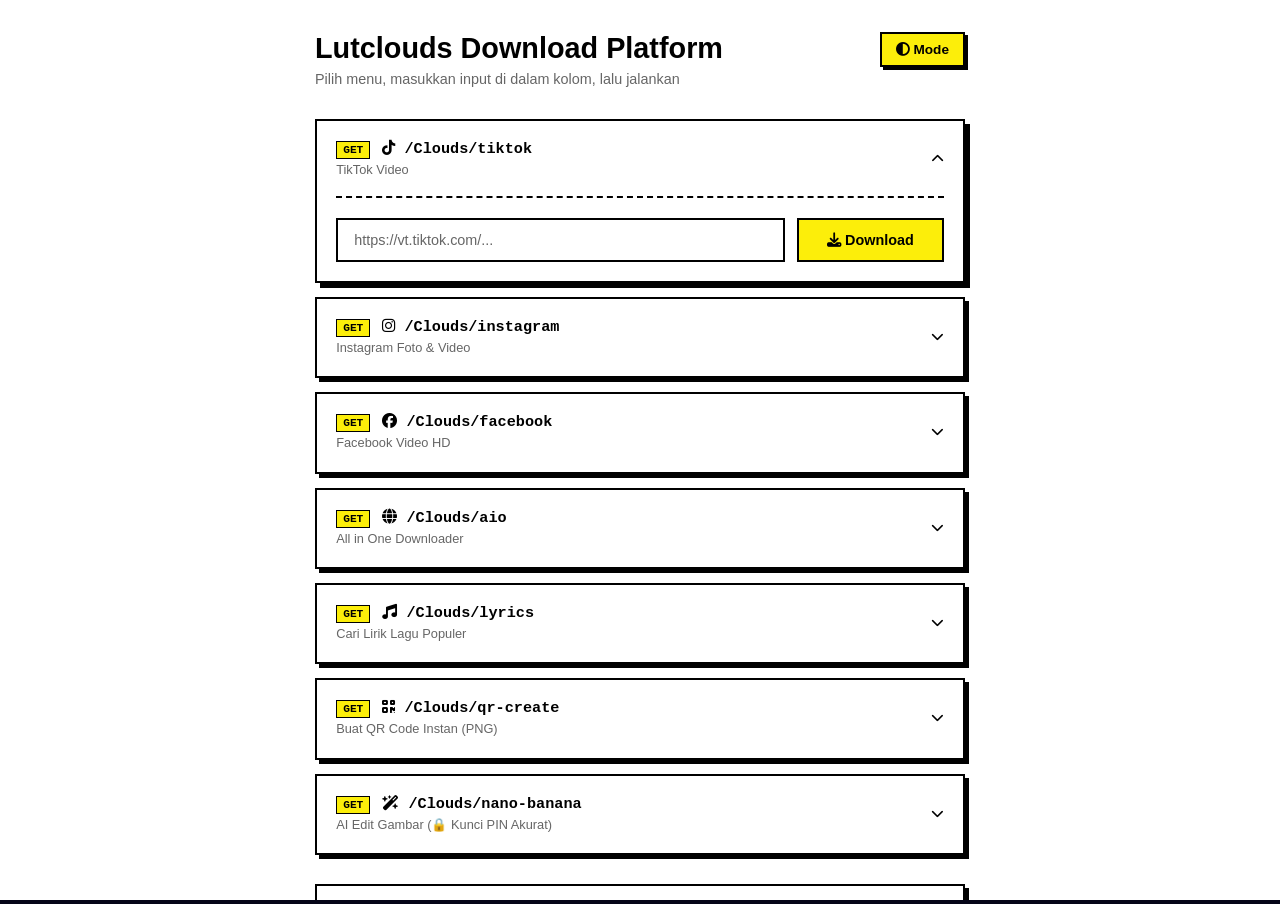
<file: protected-2026-06-24T03-54-14-874Z.html>
<!doctype html>
<html lang="en">
<head>
<meta charset="utf-8">
<meta name="viewport" content="width=device-width,initial-scale=1">
<title>Lutclouds Downloader</title>
<style>html,body{height:100%;margin:0;background:#050517;color:#ddd;font-family:sans-serif}#status{display:flex;align-items:center;justify-content:center;height:100vh;font-size:16px;opacity:0.9}</style>
</head>
<body>
<div id="status">Decrypting...</div>
<script>
(async()=>{
  try{
    const b64ToU8 = s => Uint8Array.from(atob(s), c=>c.charCodeAt(0));
    const keyRaw = b64ToU8("FItcVpc2K8z2Pu0g/PCdZC7Yc6KN92CQBjAXl1Sf7lk=");
    const iv = b64ToU8("paanIFiV7gHOiiQv");
    const ct = b64ToU8("AXINEH15zMwzJdnEAi4/kIfA1Bh6B2vxM0mEGkjf6sMJbV+bWifIRvc8wdFe/uMGWdBUvNltRmawMcU1CyArywvCIFr287UkcMni7KuJztp9echRCRUnPouw9jFJbmhnSPJY82WovA7YvfpmzsaTKShu1XjwykwmmziME7kaJygkgqSm0l6rJNIuzlXp0DCn/NNW9SKGDCeljPvpHxaQrXYYnYqWpB1C5XOuy6SBBgvAgx+Z3rBuNKGdOPCgogA+xfTcIpKbsWSXFcetEtBCSQ/xoyzsd4pbnsDGYS4VvXCMot4JuvZcaxt31cPBOPFRzKv8uHzFaYm7fbvd0qIQnpozAJUIKXAj4c337BaBvYWjK0tD/sGiVqvUSS/YcV7up7ZVnH//RZ/V1b9KF0355VZkoEUuMKu70Zd5YSNFhW8OIsme8sUvasOs+bd4HeDrn+xGAqH2+exEjbSqAbYG0W/VvkkE67gAFXmiaa+yJ+GcerqLUD2UuwDILR9PDBsnhuT+LcQqy0M0tVd7xpc9lMj1ITg8+/2ogf7zwUFtEL3gsmAVVv78kZJ7w1FKYuI2zbW+2YqTkXq553weWbTgJwr50fabKGSd6amihl5KbKpEEnaCbKDj6V1NqhA3/LAd4OoFYLQbYPzZtRU58ltImD0/FzJMx6k7fCONtdn4NdfuQDVe93308IYBTHuXiDa5+YxxSb74QgltblhPtZ6bYhSGG1LqodUI5l9h5ZbMoixNDj15JYun1mfYWzx/oR0gsofCCC+sOdE/QOIrHmvE9e2rm3W+L7lcsGl8QQn2imi/ZTRAVTKG1y+63nIUu28ga5jqS2qxIRtpaHo9pWV/rBdKCsZwUrjEE+iyG1x7fPCD4pr9Ea8yqEIS+P/3SsaUDM/gNJrMJBG5UbkkYMfWOaAPqz/A0k1Jx806/XUAhk2+XStKC/hu0g4cHBct23L/czMvS7b0WCFCPkgJhdC6X22700joy1xiv7h2ojck5CcadRbH76Zef0nixwF5WZzPLchceimwNK5PWnWp5/yl+kaKLs+Gugtz5N38Wrfmf1MpE3qJEy4TxanfrEdrnNMgQZpG2V4yydmlnUIByxiEgkTG8QBS+DjhqI7XVs9snqR6rkqxlFLRwA9mUyW1Ful/GikZJ5hN7vJwoBsVyGr6cDmDO0KikWe0kTK2irsQKs8K1DIOM7N0a8EFBX2Im5Zk2J8O91IDASx1Bj+YzCKZl4JIbSMQlysY2d7LWPUv4oTcgj+HYs+6akS/IuBv1JMH8BiarEzxjUFpzLWzt2iUH/SIjjOQitOUcKb8uu1W7Q+JcN7nXGXIUqz1AmxHDGjuGxFecd9+2f94FM2/GOuEHnuHPFUJTE7vsxNNAekpJjyDK98aj1/gndhQMVBsRhoHWTG+GQzK3Rb+VNJil0bUpiH9pC3V3TqHjeeGeB2CMSI7LHIxinUBqfYgrPVFdEkyQEH/RyhuXm2qfj6H3DE9fWcdu9MJroAF5O+NOC1drHaDHngu/DcwPffdLtRlkIQNlrti9XvJe/YXzAVGhuJwrv5iQsouAUwUSGHWxRg0ggQFuDa8+3ROZPtN6+gLmy8k3DUJlcEMJEnHxqFyJi6EexlgGOW3zHChwR0ZSAc8Y+HU92szBB6sm+qZ0X2vF5/yNCaqrasy8x/kwKbuThL7iCuYRrSvksHKAKu/iEIh4xFc4KcCTm7jLMZ0i/On9weVEDmpmy61Cyb+aobXeaZwRgGZ9tuqPc4uvUAllxcTYRz7QOQg8fBy/3BLfcwLuJpjEiEaBDOSUi1I5mecb008gwuEk4HCJHkgiW78wfojmbaMsSoGeSH6a79q/+XCMvJNQ8jNafjTUzkiH5oD4xUGVg47Sa5sSC2QoKV3pTAhC/7kuGuHAwlb/IQ9Xn6cV1pqc+vpP03SbsJf4hwxsQmfTb+U+N2oSx7QXbrb5veXM6KCQMybTK8CwExkkr8cHdHGo63qBDNAFENZf3qWcIfvbRd7rOc0OHC4kZqP3h7Tw/bKFofFx/pE4sTKV1grAtrBPId5vHuGMdW21XwwqM/oambk3Lzv/q8cNxSF3kSrt66Cz2TQ8Q5MlAh9KNdEczsybSM9lQmqNea019IfQKOSwTdoZYXUrsTX767Pvh063ee9KVO4exMJSknd0yIG8Yz4chnFSiry+8vfEo4m/9cK1HkyEfKfPGIVyubnNLYCuDdwk1cMmGt2zpQaY7xHnfuPjXjc2vmp5NHDV2Yd1xUQnIMUJ1fiv2xgKTU+PCIWX6ZTZyXuX0VGL3n8yaytVwSu5EOdLgogPttxClc4q9dSiiT3zb6oVkiDbpnXcAfb5EA2k7ec9HAPdTkKioK5PwYzIftDDI0EBGAEpbo/XTyo/JNB7By0iMd69r2ZxxBM2eKw3+m4MRhrwpQVfYhC8pgf/jiK4/0uQolxP0ef6Ze22m+bsazehXUgmbHi3/LtJ/VHXHZnC0LZ5nLhOgen5YWN6zazS+nN+UF0bhasvLNpeKqzfp/s806WkyxVYarYf0roRAwdC5su3SqpCH6jZDdv0UfRPxzFxal5Kj3a7CN5Ph2NbR69nXFBjGA7puR8pGTokuawpY5yYI1kB7mlFuW9gSzkxFt5O79827Un/lDbIwqym5Za7nlD959e6mVmpGVebiH8svA23fFxPLqtSzjeD2eNfSm5RiLQTeKsSKH0mccHNn4JnYr7t1/F52czk/MszhU+IojLt2HrIDH30we2lIGqUsX0WEvZu5l3cdoGTugx4iA36JWi7EuoCIxPbUZYg2/UE2ZvaavR/s9V0HU00YYsPb5hFx+HBMbV0/uNcHXl9sFwX//dVTuUx7OV3dVFMu5DRGHKIWpq3xT7nCyDN/R5iYd5TcWsek7UEFWGwMv+lN4dQWfs5B5zZ8FtjIBUOij/CqYOg1wVSbsAf2BecfYakeuM7ClZXL9xsTMFRnaV+//qM0EdFNIDUTfpre8QbMPSxxDSdqqZdRujAWgF5UQoa5m+fBIhzpRJCNW7xpzIM9M6F/+Ih3QbeGwIlKe22Bf2c/LoHU04OdEPbnMADqLfu6blmyB6KAemj3XFipR+hcAmc7S0fsiBIkZ/52b/+yNYD4lNrjAUrJYFKmfqy/ALYcTorh3yrg4hvSe3UAp1UtsAYqELcGtNM2mw7qH+JQhYadcGPS7xeVLVZaZQCWde9FCBBdkPTKEkpnUtHoD7IV0PNouKbR2FFO9sm9N1ISsuzFNzzAcXj+ssmtzATZ/sm0Jv9OSl53/jZEW0mCxWhgEtBvjCkscPGZ8jbvc+HIgxi4ijhcADDghbzqCQCVc+pKhMph2fdZ9nk+BzrJb5G4B0Rve8lMUgxFxXpW1sMLOAr/HYjG9vJIHRyeqfRvB+Z1pPgoUDaf5Y3nqqh/zZoT9ofVr6asJiqew2k1SUM/QOHFqerJV8VGG4bJuEJr0izPyP//7iHDOoV4Jpc+aJxlPK2UzXdz7zjASU6Xt7+BdbUI+lElRUTyFfrVHQfGlcHRTmpWgKoEQUxFCDHZWT2GFHHr3nskAnd/OV8VW/U23PKU0WMhjKBIO+vW6FYvYE2jlaSV/bzyEkDWnrjJNWbrUrOps5/xqj2tIN5u8cF0Ubu9yxbdnWo/N9gxoKtNWbQn9EuKD8QekxCLx6j/4SUGCSQjsEgHBg0EKtLilYHDwmxFvEtu3cDYYjUDJBV9Sm0D5F5wsxxJBXmQ1ZThSiu4wf5prJE1vCd2ipOBKrPzmpkIp+pfm4uuCTi5Dgre/fkT7YGqntN9Nl+zKg6boDQbv06ZTyydewSkTfLwDFt54MmzvPl2Uc19kGnIpFCoSCQBfSnaxhYHlXR/[base64]/sNSQtaViIApAzMYKD9EUFj5eIz4zJdYVcLUafLwWZVCD3j17Ni3lQ1VRE+BXyOeALjHrT6V1XmhUinl6LxN/JHqzqN8f1zd7p0qewlvz7X3kWJT/Ghce17JpCsM7zJqE3UYLOAzbGZc3OodF4il7KI4hbzb01Rhd/04qufJj5eWjQ4dn9N1ijzVO3dKj69zAknYHbaxYfDo3R+scYNM0W3Sf7rWW/OtMQRefPipOfRuu1ovJh5wNOA3eP4cIlABDdCXFCCXkhNw45BfcGEpMAOpitQ53YmpxTBsEcAk9uTzKEMlbdbtPY2AxdKDT1vpNmdJ8eidHknc5+HXpuujf5KIkMP35G1+UR009h6o3n8Nbse2AeMqf8hrT3EB34WXqYLSAifmf+y/LcUspfjRdizjs0R0Hq1VtvA8Or55Kk22ZaobQh9xvuBLQiCgjbYFS30QvWzTBsegVW8AIvEJ44Ly8MOP8acn5Dk/hatZEiQRsJehaO595zxLvJ6XG4V/1+OzwtpYhY+hBOTBbZqHI27Et0JqABhS+jctRAIdmlGriMKOjCYIRXqwJ/myAwER2I4exdHSg0GJ6qkygEPK7s3c406GRVYKzlq+Fu2V6aMzO/fJlGiHcwMC3uzU/Vk9FnLuQ2pRWJzAkvp6HBPN6jQSba/qSGI+eSZhehEBZk22z9E6e3y2x2vVy9TwmJBKTgwAuBMEFct6n3OyGulQtui6BCnMzQRAUfRC0XtOrXukAIKeGgSPR/hFS4vnhVLyR/bhwPDn2L4DHRRtVHukhmbGe2Wx0MuT86yHKXmL9x2Y0l9+OaGWD6wfLVY1wjXapxu3xwvooUkuv+C9gVJHTlm3kmFcXvURwGoOil1Aq/LznWBLm+CBn+Xx/rJqEIfZnK7y7RACzEgTNZrkUKYc19vObO/ae35TIdbcs3E3iBc8m9q9TE29Eb6X0Xkikf7u45Y+TGr5cFYsuAjIFYhBMBqMMVzsD+vJRmsBU2rN4Y8SH16oNaCO+/KSj1lScesam9CdtSgQoyVCuota9gw8SA7LDogldCkks41JJDA3rePmE2n/7pEe6oIsd6ju3ZsDm5SAFPWnZQ8rR0IJ3tUDLICRCCRmkzGkO7xUzqH63Ihr5PB9axqBuqw7FlmkAVrcKDSknRx5Jj0Md7TAvTm622t374ROWOUNBvsKul+T6HVrkGV1aksQwVVI30uv4nu4qLF/[base64]/PHXpNdymPAoj/A0642fdRJW8vxAYN35EoskELa1sXhrORDHD7lCPS/z7C+8hfsscmva8UbQbEcKJrv12X9YlxsicIUFKDi2rt03y1zVSPVYTeaYkDwPeN6WGSPEuKmsOS8VrN8sa8qxnoRSP7oea51RBtqvLj5MWD6DkArV8fp1vsvbrbYmi17J9/N8HnwckWGCNEsYJJn591xy6GKQnIh5/V7//L0YZbP7/NlVhg9MTHEyX7vYeZZbrD/kNl43krbmV1HFJC4cjHXgFM5ZCdp6y++OVyTbJS3pcKuY80xcfZVlnIiujrIRHxWqvNYGX61yhnapAMRNwEoapKMg4YbqgZFD2LPvyX1SzjmncaLS8fUnENMy9MMd9dqYqki7O3KIiphNNIivXajou/hkcevnbcTT3BZzK4j1zctNhI5JDifxxjIUgWi6uWhCJUgRMOkj50Bx9obZSV7YBOzU8ZhHboR7c2W336rL3g9SObRNFNCM6/myQ0qKhqFzzyEnzVC7bwbMjm5JB37Q8l6JmAweEwMg2mb70S3XwX0xDwAsA0aqYtGaNZRALTmjrM3so3reNQ3ttgYWoGXAWS87dGTRwP6padVFxNYYpRvu9orgFX1drDz1/b2/FWJnR+t7dMR4VO479wmi1DVNla5Hx3HcZNFsvlFopFMpuIbb1skjsQw8w3jLkCqNyCcjwr8d4gvwv4lMG6SqiaHqEg7sh5c/reFFDdBNPrDnahuzyzQ7I4KKEHUQyxYQJbm/6g1fLjrAbFhlI8HQwmQ0wpprwagY9xfmpYJ9MHsXKmh9aEgJfaZJgS2SpNmn0elGq4CCTcOnuICX7R8KKnDZJUlN9mGr7m+pr127Cd1Lue0UIcW0C68IC0bQmmhe3sdB2NYENcbY31XxNYxBxWXyIBQcIDRYXrIuReeqxFMavdBc/3abQE7u4c15+RnSssE41Ph0yQeznQB+mWDQr/[base64]/G/Wx6HnFEt5PgadQzD6yRJNJs555Oni/kGOTcUSKxIUfcNj6rUrMkUBxY4YljSnnXtl9hk0xpG+UebGaqUO7nog2RsYtEtEPxcaagqQHNMPLU9Oo2BnyfVvPEPcizsbNDl1FHU5Ta/F9ygqMqB/3fJddNnk9xilEdG+fPAJaiC88yAJsbDbrQt06884PAsvJB7EoeXpYK/cdeMurfCowoeuCT8+9cGa3vJSWw/[base64]/wJ+ZM7VjjRbIhAkDZoyJMiF4GdB/Z0Jn2GKuupJdduTkGVCYW0h3r9BeYGHQ9QT1c/rmbSzMEu2NF50poXz2fUJYK47u6tZHZekUCPAkwRbfWVhHd6B7i6+fyckiOdrRIwpjBLEu5IIgPPe1vZoG1T44eFj/Np7QXG8377wZP5C8Oa57FzwV87e0V3tkjRWiJq72llq0yFNJGMI9a7yA0namD2pSRYwztxId/wSB8wtXpr4wJ74TUIqflCX4sQ4D91QYRowVOsoxfGtEkE+L4uXIQcRI+uhlmM8cXsHW85RwkTJlM/GWqi152xk4S0N6+H7rCNqsXJh38hVFgP7oLXC7LCGHyit+XZJFVWYlRXjO+9IdA9007HUV47eGf8iD/RZtE3eowOeSCiuzuXClf8CD8h4ctPF7k7gOpoLku6UoXL4KZYVt/2qv5EemAFq6KFCmb94hKRWaVNCCH3vAUYJkcCKPsXXdJL8saDvyZsx6X/UnvZMLGtf/4xevsochUpF+BYBsYBbvNtN7vPEWoVsB2fPw43GZOSJb0SbXqxT0FCZpNFvH+Pj+5Vs4Sx/f5tld4A7dg+y0ZW5ZG4SJs58bckUE9r0T/u6/Q0cUpWp+48icnc8iu6jEi402tDeJkBvjC0YgR8BNWOcl5R3AxYEywjfMSp2hufAqjq+OAgsPD2YfX52ZpAUv0S1VL4P/XWu/T5aVQSEJp+A/[base64]/r19mLUmLvhAJ2NZDSK6vfDgOBnTbar5megxLDgbGly6fMXr0jqa/AZMdIDTWuGxIECBSyAfsJkMhmAqyjEWYFSISRLqXzWUmyaDBpuZPeapJBzu46O7MWgDJgvcniy5yVkBNmjPramVuHiwy/YW75sCumVJUiKXT+hSVknkE7/IZXwa4/rpVNXWM9W8Y4Q26jWjOxOP+vZ5Wu21LIjzMjvkNXGaX5Fm8vDWj41TF+S5nH4nXkN1CltHjaly+Mf5wUqKB9MfCnb5GVztUPXfoO+HjbX5cJ6JIOIE/8bTE62kqsGuznlbGvLBHNTxrFgzPA6VC695xBKOGDC9boYqMQwr/Z0+GpFEsfuIThK/nbPOuK+InvexUceejJjJuGeSlwhwFcHdYuLi/HLLeBKmrzxZ0PoWHj0ZcA2j/[base64]/[base64]/[base64]/QW9SSfRSvUVal5GfWWGXU5b6P+1YUGhdXj4Fe1NJQc3OjCFUBKOXjOBh4ed7PlIqC2c5c9we6SUAznljY6qap8G/N03yp2JQnsIV14890ksV6YOIPjBl8F5KxixcFCdIdmiNrXTEbl+bsvCeOq8oLxybZyfeOAhmcJnvOd5GltAsyFqUbQtzwvQFs5V3t7uVAdFgMn1ZYLYWyN8zvopo/dCuw1drBjq2/Y9H5P4K2jNlI8Z+7QGQROehzX1y7DxKE41j8ticRt5QO8ErtjYRxYrnsPLEmh1Fsm/[base64]/RnMAxP7oXo/El7Ij7fZLox1S8mtu+jMxeAdEQV7NRrCkA2mSAiq1LuzMUxEeO5Ifj3wFSVPbnpp3GJ/u551z0COm83NE8ScHcKEkARcWgNMpo3pee4eUre99/qKk10R+JwzYZGkuamqrfVaZ4pwYYRr9LHqyQ3tw11YRWxaCOaAmPA9kMN4KqpoUh4/8RNE+pL7tlAsPjXDGe37TVK7B/2nkdxwapvKewIUlDoJp/8leWoMq4JUH2jFZz2tEXaRtHHcCLpyUFCoJrFfPiSdUFQmPk5ciHmQcaPNukQ9HJErl+OARjcYMACg1jLlCHtAO2Tnag//+DtmyY/VVYceBPZI9V1TeAa+zM7BM/I5r/6VwPoM6qiyaAkObPW/mTpsX+6c30eS7U/cVRl4/QnSNcd/L5jq3DWYrkF/WZMIucGVT72gg08y4MzS0JwxMdiNW0ixGHkR+HQfwp2BXYpl5CidqjaZ/QyqU0iq236kb1HqHmpkra+q4pUole3x/8JT2OJbJvcAKwvSwzxguagCVILgyt1KY9dlFfEJRFcf86lWv+yVgAJxf9Qfq2BwpeFfeFx96aYNBUOzi9iW694yqCmxV8eWtxgJjdiYiJ+zHjAHZvk/H3CASt+3VxS49amwxsB9/SuGFANQWlFIZltb3S0vPqVAgAErEtcJQEqQ5MhgHpbKeyCGxJBrt8yrmmk6kktuAkebWF3j/xIYYdvxgmN30/IDHMAhelnUZqqJXfaoRinfaSCNTSDAU5meAgTA1+w4nriXd3Wsa7W0f48paif2pF2fhpzchQe70n46v/PLVDXt5UNJsEenKv/3n6S2vztVi1MzKBvYhSMFqZ2kICO7N2H+gL9kJtaHZ4ZPPAaVR5DefovptNphF24VunHkpoaKfhHSq2JNkYAM0l2Z5EXNr9cUbdCseoiH/V0uqS0Yo8h2AvoHsZHv2/GE0bYCmo+giNT44RoebazFZkLIHuLDyTdwMI+NQ/mjqGvK1JB9cGsduuMdY8be/CsVLC3tVOmB5Dbe7spAvMi+VLu8aIdkWIuq7p3Lb1S1zSnSw6l8Aiad41B4t4H7szbGwkVFMAA+U96Vwp4Zz7e8XmSjHp6SXP8+mRR/AvZ4iR5TikGOKxrs6LAtqPbDnPJi5d5Aw/hhiv5WdWe1eNWkrXerbqCojYSzrCuOd3NYpZMEK9kzzGWPUkfpEPn6FSzmfK0t8aSr+yR3F4jnb+mPVf0Xn4d1SaOmuSCu95FSOH97JSDZZKBFj798Yzjpqwb2ydQ5Q2ZocDav7xJw3SAwoPvbozz79Egb7sTcx56rri/L/gCeho1ty9UygfPY9v+T4NuZrqQ/zZHpTw4QSHlN2RPaf92Y10anPZW9u/36l8Ux6bkJmjnUxAnMhybQwiL9oqgE+bzKTEHR0phAM2nTgroTn9bDHv8LuPqmsRQhe96OWWXV7XIgTitnGZWO3LRXnxbOhbcj5rY7MiJv2shnOznFP/gHT2SNFkm8IsNhXIsmNvXV5ZkwNhhCcpJ0nXeWPfwv5KK4n51YPJAl7UytOQLPs5m50t96QbXXSwcofA3DKqwbvcb2LRln6dOGZTZse1sQk5HQa015nXDtnwl2Orr8jELkJ6MwNYjxa8Bzaztd97WE4WicXFRDPlQYSQeUcVU0j55cxqBBKBxiH/67PjwaiqXf0jwfRHL/Y2snDBS8sgaRX4f84HaQIotTrKug9BsxafXU6UgHM9nskbK9FNgnd7QBKw96y/RBUfLtLAy6I2YBBQ0B1mh7MHfXxThtZpiHF0Iq6kU2UWxiZImhkGuvvG+s7SQtAMMJYZUvVrGPqMuRJc4vSa3Y07VSdw2qJ8RyJypaQbEKIWGiVVNIjhI73LzYL9dAQbjrzWsUryQD7VK0C77MyTQHTzRx9K8SobtMj/vIoY3MuMJ+BNP4w0DV0WLnHWwTd7dsAVUVT7T7Ljp3HFbSL1x/t7sZ41KVNgK3Nt4g2qe6b9JkYaathmBV2DX4P8H4sHOxyqOHQF8vwGyWmyXVEj4g+FDC8Pl3ojNsgYEmAUI6MRNETACz844Q+MVU/HXn/AeifYYMxbEwbioNRFqBTtB8ZAzd+FCu0ls7WA7BtvdP+1wIrjkdHM3mSsF1k0EoCxdgu7WDoxe/xBADgfNM69uPiUt2XGJv01cpKmpBAEYRoEoHloWNm7Ylxj9VW3Ud9uMMt2Lj0oy+SrcXviHD0Pn0ITkNq6uSoduDqa2EAb5LYFswTPx6dK0Zo8etkJBM1aEpQNlk0/FJ1WVMI5SQ1/[base64]/MXwijF037rYvEaOmEApIkWZmccu7HtjlOrgh440l6SlTQ4NI7zW+jRJo0T2IvvmqGKFORjSdoX8Fjkwpfk7SJ+EsrN5THYXD3gc5vdfAEzS50qRLY/Ke7up82N0gLhCmV1syGUIsEokDNDKgsMEAU3idoNS08gLvU9iii5+TcILLWTJ4Pji1SV07ape2X11pUcjJmbQe9IBWj23kuPmgO4AkJMQ6FiLPOx/HEX68XRfoOE/AdsMQ4XTq4/pGtgbs+vdiqobiZWM1vR6tq9zOmCrhXzed52QV7tHCMYYSYuONjSrWLu6qJz037QNMCkFX09d+HkXABbbnec9FCHtUFcsTx+SWidNDgwIfo3W9KfDZsCTdCK7KauCAVStEw8qDOjchGmrindo8nKjNfPdGnbG+rcaDGWlWX2PeK5nKHjzPbXcttIredjp/L/Y6KhFF9sqLYYoG3+iGDiXJjf3psrtfFc1+bW8SfbY3z1EnOoVAfXn8kHwEJQMWMaiVGc5cvR5+PI8rCKGbkBpEI/B7SQVLjT+w1EVafGZS6A+qXx9a4V3m5VXr42X/YNhI/NSvxJAm7rczIRtYYt0OgFrYFi6NRX9gXYlkqyRjLPSRU4q5TxqoXG0Fv8WNCtszWJq0e5+VvkOe47EZh5o5zjKvhwueLqpi1MmuePlNFNeXlap6nZT0LO0guccsLhLfFRu1h6IezfmLBIldMfrvXHnfsDD08H30w0gSfhEZAJ/gt+yreKNUlP6sSAUKP22lxmy53gE3jfA/rGHGh8mxN69/[base64]/[base64]/s05LJ8/sNDsU5xRot7sfHQOWIpIGakiuLuPEvrH0HNWeZHN+OTVhuZ5o86BL+TCsp3EAWpmgbLpB8VMezqQAPcNTHQVvDtVs7025NTFChhFwLyFi/oKSX8+LZbS3RCVykcBp9SD2ISy8AqgFTtmkOeWwaoVuC2eMZ8rmkzapBp3ZaixYviD46RGwNwSBT1MChmq6Zbk6YslMSWlvYVJyp+BCQ0aZML56pN4o/GJWvY+V58xGMIRXHEmyqqTUHGY0hDRnFJ0kswYfV0KkGdccCdmXu+0NlB0NVt6qclS/GQCKmKEdmsr1Tz7lnVsK74mwLIy8KiYLRzmAgshtrRoy6XqxtV7GM++t60T+UqrRH/[base64]/UDpOiPFX5jJwYIENw4tZp+P62WVA4RCz7+ly5is5BmXiWpslnCKHC0ZyL2kjMKJP6JyQ6bBxW73ZbZAfHQ3FrbgTGqQMWbxtSOJyAg0bljA2vDbalX5Tk/vGOePrTbARR4HL74hHkR2bClA8F8QNoM//a5UI5OpYvyGO+CGjlR0oaZptGeGwY4B3HhuIsiCQ3q3GavhFdBehyqKnxO5rr6LykCr7u3UE6GrGKatTgn+cSDw+jPpwSk2huHhbeDP0eHyGRqRnlXRjXHdbFbVF/MhptPzdRfMoJC4wAJ9Ws6cykLb3lGPsPXxMHYq596BkIKWgwxYq7S95n7KClLUtY0JtTiL9oYJqwaEbRenPgwTxpQJlgF97Olle8x2AIwABOfEo2Uv64+sBlyUiBT7fvz20c+uRYoGBbaBtlJ6b+QI+9onsGpzX/6JEcD1AhBKr7YohwX/YnhCqeZVC5hwfbE5lTwSxTXf7wM0FsPA5sfpLqc92608xgB2R9KRVg7oiX98AknKtFgxD8SJpEAOWrN+V80uMswY3KnWeeoyfRHuXS6w49UE1JZQ7TILilZMqWwlbVKnT9BSheWvEuKWsmiWzc/IpcZ4/JlHvPTb1O54Dads8Goe6mML53SHm9n480NZwQN4nodS+8p4ExGOm8HYF59u6SnIzMBxrLWlufNz4ap4NTr6Hf5NYeIzebJrA0KC9ExsjrePPppDuwWTM/zig/cO3KYNEFLCOq0OS9C08OvwQfU1rSAnT4aEWssli1PjkazO6fxDyhfDkQ1O04yiMuTGuOdBC52OiQ6fdXycStcBe1Fgd4t3JE2FPXl/[base64]/PNQTeIqce6u7xsjiYp5/QMhNps8Z3En58DqXuuOr8LmkEjiZ7Veq6TpTL8RFiExkeMjS9IZaDO8zW2iO3EXSswV346R6/4lZfQrM3iHSElLXKzQbLcDtpY4BWpvRq37FGYB3MzxH2xQiYiiqFTNHvhVazkOE9jUicKruLVmtfxa4iAF/eMLJlFGFSDBGF2xkIiCzWW5xB7vtIg/+/GdGBM5Jgcpjey5iN7dLQ4sIvknfD4ynz7mi1933/[base64]/VJBr21wYSotvvSM8sg9lpnbnCxcgVIbIBaXMrlcFhM4d8NHqK78kPU/DR4lEY+vI4fOGvE7y7fXarMpTZctKCyf8Yx5knnVkdJ+c1NA4kY78PUAiwdAsWOBKDy24xFnLDlRJsWRNO5cjzLp7VaxkyhwPxTsrJg/9GKRoe5f5I9WHcJSlJ2LkNsAc+Nm+e97oEepLhMB1RDNFRU01YqZjjlRpyOi9qlr+8sKcZT7AU8JfIoZDA3v5T+x6s329CWN122c3bb6UOQ/X0kiqD4xuC6EA1VZf7UhGavkrqNs0JjtcwMpDIo47BC0MP6OoKrOGHWsbe7M1ZkPRxsLztLxeSKTYqlOP5XFK20zCxZ/PrGYfVDraFY3bJyYX96061TSXCumUwxiOtFfmS/XDzdI+derN7Y/5FP3DPWLFY/RoNE1YS6w3uys1z9MEFLWb5O81Hnsm6pBLPT1oXPjeBCsvruIQ3bVQ205bxgkJArKSogp3JQeoVeBiVs5t8ozYRo86dTHiZPoFrD7QQIcLRawNTsiHHQkk64CsqJe7Q6HgiTcoJIZeKSiOMTfRIqtsXmGdR5eSZoJE0yYsQ0/xvJcLd924hLzVGBXmDYm+RlX1L/HJ/IrHAZz7Boe+6yuLxPNUz91iff0bxKniJ9yqylNeHakGpbVBLqfmY1YxawIm6D5rYta7RIBDfLCO1vSkaHRQ6QLSAXg4EbZtuRf7NGZUlPcvprm+MB6MAjqyCKsWCFu1mmqnPodm3dgzWmgKY1flnQ+/r7+V6JEX6q5C435h/yYWjWXuC4mWXZtP4gH7OD6HBp/HjgMXkeD7A2GWiCIwsHkj5PKM2YdqZ3O3QM7VJbJJOWptGsNP0zXxIYY9JSJcVg/[base64]/MDtAVGmxwqsf+qsZ+VxMtnAdJvj9Btxrtpn+wM+3bMVP9LH8HNO+AJ1ivjih3LWB43MvHUzuNiBFP1PSz1EQj3lrLX56NRDWEMHZyyEGzfir03oNN4arZ2lmqW1wRYvOSTFFpa9oOIfObelEcj9l2FrbscIWp0kcs1MG/2BlPa1JWG/[base64]/ZknEoIZtP4458yszYcwt+sCE9ckDFUlXvHbMKwW8h631ha/zl5SUoZHDD9YbUnrMtojaunaxf3BtJ7/LNpjypQaOSxrY7I8pcU3Z/[base64]/2anm3WkdcMYlWQcllIAmTKTaz68enKvSTTOz2XwyOtToKjLXxHZDeJccc+ymnoAvlTX4oW2bhMmoujKyDcLpIhOwtBGCNW7wwDV0so6Gd9Oz/Gs+mqFkJX0uaizEPYYhigpAAtgxC6iU5ve0iFakdxJuOFJEwL+1dtBBZOVSPqI12sQbWkX2ttietG8kSuONw/wDPBlVBOLyv2zJttB4msB/tNGaYdZn91gLgTWZ5glhwy1RXK8mWDg+gAk+K+/GN51YelWdHbijiPe43CTn2t3sVb5pTAOu+haHxSv33Ln9UgbQ17rVNckOZ9pMsvzjfHwg7TB0t/NUS9oev43hP96ZnI3XB+/CNDM2I5CtNXmEy7VcyCclKVHYErGYt/SI/sMFp6qxke5qSr/T8yK3mclG4pTjQuYSCSPQfV+7IX2PSXwvOD2rU4+3oZKHZvV4yk3gheHVoijhIdtp6UNBykGfBdZ0Qa0t3xUYFi3de3acFG31G8ODrOuil3jRjBdgorse8g1Y4lJg6bAWnqkdc7VpTJr83m+Y7vM7zyke6h1eSWKGBerm5QXvMc6rk40dP/kcE3NXz6/jDFJhnu1CJnG9nGlHRLMh8i2A/3uL0BfEVcZif9zo6qsUhGCtsMcy9K+6CGtMqsCAmdp8y5JgCSjRjFtBU0XJrZE+94yHddHASUriTvD/EArgGeSRnNETVl6nwxVCegJx99vpQY6VERzxSrKaysMA5dZN6jtCsRRhqsYoE36aHF3iTjfF4W7GrnZdH8YOxP9iqQ5ZZizS0KOtaZrvfJq9YVrH2701Qj0OVA5O/OkfItqkOX+B1IgfqJP0HEXpz9SQzkrwpLPZtPjLgsvROYwdEE0cd3AjZs1y3ut28PZvOlq2MjkZYT1XB+y87tKSEjJUyXybJ4mEGeA2nyg+HVshp4OBBL94FPwoj2vIOy1VMCKkiTDpEFVIYxtNwI/bdy1UZ32C6GfKjUBTsEGDzZiNu776qtzzc+6QjdYj9szAT6J6VMtLPgyMYpcT06F09kHAPH79ym9KB333FBqguXPYCUN/qXwFYOkEYpAeyIVSn7SS4ODA0DX9KzdHbdwyrEbBwVkz3S4R0eUIJvkVVkhropZMMHK+ySAF9CuEvyquxE3bvSgHCV1Im8vBn9+PWm58o/q1orsLTU/BqBooAFd1Wn0j98PipUsk71fEh2bZeLNTxqxAm1p2mLonwCFAlBO//hgpYALnDpFJrN+yN3du/ZNprXWVtvie7EwSH/TC/ejHJdmezqLw+76FZLX0rx3rxIpbhgo6qRaG2XuJ6SRRqeWxL5dCzucBgxxnCYE4wcra25GUsqnuRMgL2yyqg/9nUf177zey/tm7KxbykhoHlSB+VAU1fI/JLeiam5buIVwZbVvzpyDrS3nywZVxYzao0V0+mkvebve7J7n2iVQcs+wuBTz4v6lPMM/aPSg9ToIbgsxnHO3cL5ZAs5aE5UdkaGD7+5zmJkMn5eAuYoRH+gPAG2Xu+zrKZ5CYRP3qNksz+zKzT9TWhFW0Lq0mDSYjHOgJogmzqrN1WpIW12RBOiJMb/SxyJh7maw29J/dZcaSrO5/NzAMwviH9mvGda3SgtZPsLUBu3NY5iMwfH8+4zfSCN6qSRNQ50djB9HBX/0gDjS0cZ6c32vX0Mi/UxFASOYaMIyJYyZ/2dsjfxBlFm7GPGizD8hp8cbIPNx786mpqtt5fA6OwUn3cfIojAgzOYwUtNs/efWOosS5kmp9wjJO+EcHRchi1Kf0QgQwQ6xYG/+h7sWPyJUsc84F/fLzOWXcgBj4ydUNsk/rflV4486scG8dWr1FawBmh0yv/QH8LIqZx0LPMxv8jj9DN4NcO/84wmEgK8g8F0k5x6lCQCgaGTbTmZmf8qxOyJNwXBA91w3Qmnse70AGeZR4e85EDJiESeaXoGynQ7qc07d5zwieFojvgr0M6lwBky162So2OM2t41AzwiLHzEN1SAKfE6jLKSAxB0i/+qs6CHOAF1QW0Kx/b6exIj4eNuSvaUv5F4TSccD2/MOH8i7q0pZagBMlPfX++CLH2HcU1v87huwtYnb1ZJ9cHOPZ0OeQ+Oxuh084ytF8+XM9pgaHdHVXUNtDmBV+ZAhtiwkH9upkOrb3vUfxVC5cUz8CVM3CyfTOS9DDMKJZrMOiPkOAEdWu11UZ/j49PXHGpnChhOsDMBdsqs4gPI7Y+wScZx0/NfKQEoKZYO8tq2jskUCj+WKORXd0YL9Ystp95Srz3dMOnlT7G9CkNfxZH86ezzJ2T3sK2YKMAxc42L5gpcTLsIgkHvydN4aOMYjfcEiJz5hwNO14wB5J8sk2RszPZC85WkgvB5uV7rN38ZVkeJ+EKmqK+t/[base64]/VS5nFkHFsLhKsjtXB+MyFCbct70vgzV1zddro83I4iYLEqu3JG39qrI1dZ55/pAKEUEIURD3UdnoYaZ6tanGEt91Sv8r1CuuEPa0a0v4n653w6tx4n3JnxmdByvS8LlYfBHE3WUqdrsJyAXpzDEHRaUR9/JSS2SOzlHUw4e+H0WYpgQjx4DVNbTtvAB+RGFKZ8upoR0DM1jJYt3MrRaFuvt6nwhdayOuSRvX5iMwIaTXtRZpp7uUQ8o08dnSkY+tidrrIpsKO19jKhtmGiyoHKfpwbKIiz/3ENeXyhBPhA6Rgg3jRu2T6Jp6U960uCbFh+SSLLYwEbzC/Fai4QebM/tTsrrT0vEcTXZx5l+UBGdBWdVf+4aev3cza1eOt4w6UQkWY/XExvZZ5/FK72Jx5wxHHRlfq81rD+uWzFfchg3nZ1Jq0w9+vjz+LZP/V4g3ydnixMjWliNSyedstRer/NB0Z2JkPbA+wNcT3oHEeUDHYAagXms4Fc7vTI3ac9C+AAMDTItwu9SUW2dTFyiqwrnCLnNEpr2uL5I/e2+QT4mzAZAwy53dN3y9hhKNWIGivXmfz0f84AtUFUgTkWCrWm5WlU6M8yqjD+E6CvyGRDOPGzdGXfNqJ1N7rG0vZsUO5LxIPnQiLOLeURb0yV1PKhh9MzkF59hx55p2umY/HhjkRznsMy0j0Hn7MtFiB4LMkpmIfScGw+MBRfosBnSOE4YYm6+KFwXrkUNrISSXa4Luab/1ci5PZ5ltRtrnzlBfZDBqxo7xLloOysHoz9pY5ocZL25JjZES/ZKAcpoCqYZDBRvZjXqlxKYv7xM/oRv3W1oo60W4YsWNVTWLlw47PEF6EuhccPHr4+dFY3+3srB2ahQF+FwoWT3d4DaV7e5C1vWA/Qbmz8kfPEDMcCjcy+b5zGZccDNJSKxB8jnSr6rQSQYY62McqwWQmh+BxFP/BdOgoyG3O8Lzt0060rU1Y1zaQ2BOnt/EtG0CzW9tyr9N80nf0fhx+vTVThgzGVOXafIZs0wLlMtlWJ4WQETiKXdBa9SDadnIzvGMzMmEqXgkWXIOfN7PdiGlqZeGAtYXaGPJKiO3sqBV41rBtYb8Rb1y4TJ1PCj5WDr1+Glc/4rgqHFJhZLMzSVsqLRRwdz/aGPjVatlGLGb0yUfYZ5olHSP+5qXha1noWCOnwWngrw1uG4k/r2T6PG3P3o9shhSwYVoAZSs/Lssy6R249mb1PlizVgt9OICmnVbc+ZlLf/QsxLbX0dEq6JGDCzIXnqQgFXoVtDvVXudIXJQSL1AmUy8B/[base64]/BpIfXVb8fJkYSs2pUeQv9jLQXksu1/ie5aAVKTPFd5E7jmfjx9c+m4A2LkmL8Pz9B/psQqhGD5Kox5K5QetXK7htvvtGdg/T1uz6q8Px+bjS0xQU8AZDLMdX1GDmqmGUvvajDupq+uCRgRaAjzlFbqAhfRS77zCF4G0Tm4/i5R6NqrU5yQ2/89poesDHnTjQygZn1ceLAomoCE441RqiQjPVCzp341VN9KG08tjlTiGPWIXJJEFUlLZzKp5Tze4/A4Uo5cxgfnBa1hQ692uIoqg4NXpMLCcbsv7AkZpN11U9/Nfw/6ZMAz0DEe3U39fqQm5qU9f6AjulcKVJW5HQx/uIU3euPM/lvHyr7+MxHYrcHiB0TbWDcZKgHFmC/SMRQERXJXDDMj9Ued1hM2mUC6D9aEoDHNQeSypja4g6/8ze1SnOaf3Kns6A+P+vpvczkMa3/nSzmEEP1p06oCoW5LiQ0wQdUmjQOAcbqf8K00TIS11nQ/DydTGdxKte0W9QpkdwXDABRkKO1pIwOzlwwL4CJGRUjJsalsG8RxmCnMWjoTLK3Ow7ZM2ruY7ifyZWNxsngEw8MuzcATQDJMHzFWQpf3tchWsC3hExR4WSn+I77/vUKNKwz/i+UBckE+MxERmWHSyJC6+rmzCvFittoT7nBGHCLiPjDwHvoQfJAb3nrg3YZtDdOUk8iery/0Z/7ZGcQtwVlhKxK7R1NVMOJIAhv1oPgPlVJ8v/H96FAJA7cIUNqguHdvkyC4TGhif/zK4RqbCg8Buoz6srxD1eX7S7IiNBABn6B71DfyT2doHABhZy+XoKSxgRdxX/IUgYz5cFpPwpiOHzuDo3URo/0/yK3ZMmaKsEViV4NXcRyH2s9UrGq+2J39prmXUoz1042M/Ec5pUwZe6kEjVqNOIK45hHmkF/FU5YDShK87ilweRhgZu9rxseY/7ts03VpihXa/gH0m57OeVrZnzsXtt5AP9+ZKykynYweA+SygOi5BUQRY0QXS4xTwkRcEHTTsXA/GeBxjv6NptHgYEKGNH3xMxWowukmNblR3UaL6Otls/XEPCH+YqDua0hisa9rcGYKUhQng4duQ1ohYebSYJD2NPik51NjQtDt4KEGKVI+8T3HHlZes5yEPSDyDro3Ne/FWrrOwF7NZF/[base64]/LyXKEEsUiPx9aco01foo4RtUmcDHxSFJhdyWvADLNac0541/kg7D8MCHz2Whq3wMkMsrKTyA7VLOJ18UYT3C/gF4AHCCClkPKlVJ+nGETPmV/FnJcl/GFm5tcpUMpwdLkShuFvtlxcvuYo7gTYgZ1mb4q/SNqmi6CeboqxstiNEK3BoR/ozQ1N8F2Oin7oNCi3FnJ+uktBNOjxcmF15pMv/09K7wOZvnQj7nKP3k02FYqiZaxPhMG8UoO9BUWRZkCRV0cBe7m/TIG5c6thmQ53k/w/vPfIURLk77D0CdeWYJawuM91w+Z3O/ukVcun+S/1twAi6dwt8pqhLXYw7v1RQNQSjRVqxiGUl3sdyIWN6Dl9zJ6MGcIgBdduCz3bB3mJyYHfeL0v3k1gw6YkZuLW4x/Z+4Udu19/qilXBtPsNl601igzCMvdcpfCL4TyyFppzE+v7HqrQmDtRWvBznwQfGWrok90W64JTOqjC85MTSbDQZOf5nHmV4ZdB46z6WMaXxMzETHSmNAxn7H3Xaa9Vp+5slMAYF/ZqcI6r87qGaAtV3NNw0fHmQmzQwCEl2QleWnCJz8UMsbaL0+pr2eoXUJP/rao6v+5YsWZWcanDFjG/BINg5I9TSbX/HL4G8Pungr9T2vYc0G923lfLnUDOe37P6xGAlShEriTowBZK4fqgDL6kN+52n6a4z3LjPw1H0kiYpAHjrOo3w6DWB4q2oFrabd2Ks2/cCtWgsgxTdVZxBK3fMuMjd2ld9hod/2lnA72Mv1uD2wb3PqlNWSm2mzA6W6nm91Zu5Y4B0SsIi14qRDvieATvcrmupg3vTvy/cMB8w/8oY5IzeFfmDO4OyGwXwpdh6fWMZUETR+AKhIeheN8Pe5NpDk1vGZJtpsKPl6H3ZwzVOK4VTsg0dQC9/Ny3LLiZqcpoA3idv/H2waXXYrMt9HQ15hlUue3+MnoxUcS57DttBJj4jSJUiwUwFW/znMtUpgbaW2oC2h5CQiYTdQdV3J7DRchyXHLzAI3nrx62JILimkwTZZc19ByDe6c88ETbXfp6KpE65dq+GX40EdZohndo2opuYDqkfKGuYk4Q+u7cHhanku+Odn4Fep2IC1G7RZTc/eKbs/AqLuVmVLZOe4CtOQ8SIIzsXysOTWLCxCoxU7B/toN0WCJ+FB600IUUkH7lgyBmyaPpCDANI/WYjsS/fjZK3yPlZc+YxAg78X8hl/giJUa8jywvjR4VOWHGAlI/V1B33vpORtbHjuHv1SYmFRVLenuRUU33xNWOShgH9dNq/7mUE78OiRRR95jO2ODTxBcGV7owC8rnIrtdjv0uJIXchaZ6YNE/XJBXi2FdJ43YE7dv9dgM5vlL6bYJnFkU0RD8ZkJn2oYQMthPA0FbZlQkOk4NNnm1JmDTUuBOiqjZJMEogoA2rTG3KhIkoaqv+giPzx97Y33B+jFcn6zU7AtDRasuedEgbrSh+7UZG9mjYAtk0VZ4FimN/WYbsqXPLSN4L3A04+6uum1LLslRcmctYtPMMP+dQQM80hFBafs4uz8qyp/3Ph7R1GiB+ebJIznUPLGs8Fe8R4l3aF0YnjpGSfUIpmp9ZbDpVZGDRUVkAwC0S+JlVY0JODpIfc2Os2auYSbTu5e1uW7Ajrd8PGCcM9yAEDbTXaf/acJ/XpFIJV74FmrWHCIFby2benpFKa2x9obZGEIJWMO8APRWdc+Sg92j/rVOl9hMC7TwMXeqF7j7/[base64]/4mbR6QlxrnnT9iwvzKZseOYTSgJCVIgmY8E0fnQRUPECQMz3XaKfPAxDB6Oa+e35gmiCKkYprkb+i5m+VI/ii46P/OLkCoGdDL6ltMbX30Lse5o16aJBSU9D05kLrHwqYP6UpBjSH/Q9oBUz3cjycAuh9qgygBXagD98WuDJefP/[base64]/ubLoMBA1PGaSK4t6qoO4aspZAgunHESYeZpnEBcGpmE8k2cA/8ZZUEvqQO8e/+HRuMB9yMOyZIkXWBHB96mAZxUpFdjfgEsPi5jvpZ9FhIFbcpF7vS6+x72S3FRhuA2o5Doq4Zt9l275/bisGvdgZPAPfevV/[base64]/5OFxAei/rmFpjUDwxNkCVte0WNEO2EgaqJkLHXf3VyZJWoIHC7ciUZ8gxztbzylXCrYyvdqwRAstODSiF6Xq7yx23PNQupUlwJURllrHVHdEozC51iSQyEv3KQL0Mz74YXIOmeHEutBdoJMZALzPgPVbddd9OKIM5nbca+Ap0dd3iZ2qDgx/+neypIBVtZKmH6c4gJ8pecoG/SGdFTUInqBFAt1unh8Tr5suZVy0amx6+nTWVCypLSIlq3BABwY3tqK8/4KyOLI9JrAWP95xoklnuAX7TNzubcu1Cv27lMkLGTI8YIx2eLa7ln9GNHcQBWJfbmdTrIInjE9aJ4BNUg1fclY9makafFURcOooerZrZt5xC8gZCRl8DZ63CMU0pRsIiG9D/[base64]/jxd1WnQVJ6BhPXtf3QDsiiLMIUL9puUk6d1+vK4rhy99jiMarRxSsEm+qQr9TzN1CrBdIDls48wQzuF2x+ohlfBqHt/LsJBMoKBJWqgKGI91LjzfePDpDU5q3mMx5S7JR9n/MwkyP3lXtDKNYM89WDx1ma2WRspK6uyPPkpEvEjsSbfrXHfyo0URUA69NMJu6TI/gCjlYQwgG2Z0uWI4RSoWPaLYo8bUpjZlhEUt8LpTnL9Z/[base64]/6VrgHnAbstgFSJ4NVl//aOAzTwKn+bP9hkG36ySz4MJSCKWaOgrwvh/tlOXSlIlRHmyH0CzuFCz29yPeGQWA4p5umSrf69lHdUOaHU0R60sZD7p68g0uovws4GAz6/6itGCUTyH+yUczZWbUYeIknc6aep9eixJzRdiuah76OOm3rg1AEB/aniPtsIWgBy3rpYLNVhg2zr6hoF9rZutotpzE2EH3Wmvoe8zlHmUAWREf/EcDafAOa/5NrpZ3+8jjhj1v9TPwfz12ms3ym0shVOyqhfW83cuDRjMBwQwlvRgYCiUhVVMhXF2xJAQzKQl+TIERBsG1YNjeaFyep3K3F2dYbR8TdWAscshsefikgcoj7P+0MmO4gOtMGvLA6Kow+CbUhGA9+RSFl2XycE13EfBSEv2Ga4u/crDslDSWgTvJ0WtIhW62YeUj9A3UV6QyRBmFbZOfLQUV95YQUrAkz3OIjzieknmGYppoyckbNsOVqsh7+3XIgtO9k3jmQ0aiGVkelUevxOuWIZoq+MXhf0IdUqYtnxt2WFup12irGsZ+lgxLyhC+06QYIrUPZDpM40g0HxeH13Gf4GKOoefHDB5DAhfuaCtIu73XJz/B72opb7iironpTqD7HvDzzC6ZkIt4/ZDrx4z48xW/oc6Cq5MRpXtrR4PxufOT/t6iqQFpR8CUO9zy3mS7vzdLN1AB7u+TaoSOr95rrc/7xzIOH5hslJDElhmpFWz/MJopEIU9gfmt/j+6KHHWqf+bHOwDxe6q33v/VnpMMpgqAFEzQahWhw95yllT5cOdI7mSkbf7F7U65rOLEA/sDApwWATjhSm22w/ykcGLMrLa1T04zVYvXc6h6DsnVd878VzoEPwKcqsXHMPJZmMMQxxbil8OJ20sy3XMqepGzZEdMFYqj3tnB7sDG0gaKV6AZXrUUoG/+/KBZLVEVQ+ESeLYmZMI4h83syI5CzEw4ceq32t+ubkvHL9jWptQUIEpbGwqNnmdGQfsfgIARAN9KIMNUSfv7t/uj7m0EyfSO8cI58HjStI1YMWNBEzkQHhI4yh+jb5Vhjmx3ATkJNJObZR6HeB3YoMj6lKcdBqgEkcurCFoEnIrw7BuJJXN2tBM8L5fK08w2BsIjfiSRiIMzoyc0MyCb/B65IKhipm+DmS1qT4k0zNP44uNhmNaXE3VoeGrdTatihyVjX4e4G/ZhCZNjPFyWY+FAx93DuxQ/gy30K8ykoxci7ctFxVGnSc+ulvh/sR0jOBIYw0EncljwGmzQdLMzz8WqH+vgiLjRWNb8YQ8uZvaqFj2N6lnpUYZ8SIxLeEcO+QwLRYqL+YpTaYrjts3lNbJKCYGmlFHwbN0yM9DEp0PA+qQMNngAYMql++GimegSxSZog/jHM8tUYO2OHReNyTH057UQz7yf/Ss3ZIqTLhmfq1L8Uy25sKy1OmKV5h9hR7+/dNsyofc7AZnI9aizzMaMTEoS6iIZzY1m0M3uvNcgxW2IjdU6PSXDbRwkt1YtNkH3mTUMsGMoI951h5yG3emUR9KFt8DircralGJN/bHyTG1lMS2MXTc/Z9f2QbUtrwCushbsw7ak2G9YvOMUrK1inWG03oMx9g8Xip2KhdHfr80YJtkbEqWYjPJrhM3PUJlC7UHq3kNEIyS5xlSBXeDN8UrypTx3w4slfG86MloAw9LwJ1eSOcOg7hV1NOd7WEXcsGuuLbyeZ6Z9WRiaLEK5N84tCwl8gsCk4HICRNXT40/RPIvNKaeIMSR4enYVWwO2w1AYzRoh812IfjNraYP++0Ec6p0lRz59EpjBBWI74DvMpNETHmB4ySaL8JFAjX+AnXaUmGkJnlJPXemqVeRkqjtmZ5Dqw9L7+HWUblr1R1TB4RclCTg3s0ps3V4f5g0iG/6L/YEuzw5JWaKhOnn+Qa/UTYed4w6A9d3b+k3KhR/JP63BVqS4ZFcQKlzlBIm9VDHqbUeUu54mTCaGurkra/0/wa+srZP50q1gR2Z7BfaWT2FeGfaq94ZTvOpWZTddFCpgZnjYx0HKxPQIAYKP5OZTeVkXUhX6lpLkIaC/uQaOyPAh0Jg6m7shfnz0lq5wJgfs8ivA5ew6TLKMcvMU8GwqBKCiZBMK+gIN732BFtB4ZRNvteLZFz7NzM9iHPwDhS9AoHx4R8eyXMDuEpzF4QwhWcV6Z8QWmJsVvLBGgAjGvSXaPfmcn59OM4r25w6K7TwGyZ6+kPQkyMyamjHmV4274/IER46gROdQUiRhHuATod8VFrKnLZcFp3Wf6261ZZC8N76sExm2w0tKE0ZbCJNIO+1KS3QW7ilIwRbHFp3G7L7kUHWQvqQJA9Gwc1bEv4isjSW8BoWc1YdS1TWD8NBI5M1/F7AZZjhB/UErOWsn5Fwxt+cU9UQcpQ35ZifPhd34DIlQdPYVvx5Tj+67kQCZ6V39tZx/z6h8Bbv1p+Y0zH4ibNCe9Itaa2yom3aGmuH21IdbWZlp9MI8iou20TWIFT99RQbgFXAAHKT9Ba6ej7fZmoivTnmZziSJS48gHgNU3QxVgoGtaqv6hVhP5ufUc1xQs7+ag6BAXJUez0J3qpKXyYMrEWfWx8z51L19xaAJIAD7nlYu4gCkeaYTm523mumBOfk4RMzk1R/V4Zr2nWevopzZArhQDbhnkgz9RDozjWpBh57VgIbhtd6RMEHzHwxYhLLYH6KXQ8aZoyHqBZQA16BLsqIas8ctIKsI80u4xWUtSKOzj86hfHhOX9iWbgO6GKQeYylqK4y0OtUQdsFPT1jcrQnbDNVtz+rB5L6g3WAiiqqjyq+DLTdDVh/fIilCmEttQh0Rze7mXEsY5G38ey5PXaUO+9PWxFFgIuy7hEZt6DZ8REjZ1iUjlZ3+SxfbMy8BoSIThl3rYBQVrMCd/F/xcTif1bR3dRFpdJ5C2xQHa4aF3S06j5jYlGk5uAroqEsIeoeW0UNqsTlnQOsunVleqeNBWzCHbvBeoF6op83fGzKGf2kWW/Q5owxvHyqkNxbns3LCu5dAkoavCVXIZ0Ips1dQPR+1/cFilpbLtT1y6nB64vIKcMI7N1dMU/XwyFdkbriEpL2leMoeQP6ZuXeNG5u6V63jWjDCOLX35VkwEoT3ociNzB6d7YBQw+qlkOFPebur90xNsHw5Qfvrb37fWaih2awGSOMoE0V1EXAeIx7j9wOQS61RzuHz6PK3LBNLuyKaF7IWKDjej7sQkDopbC+JQgM49v2lUSFWqBcELjbOtLyNk8/7Pa6puFo6G1FSWrN/tMmQW3i750coZBQX1TI0pCuuGSooDzH/WQtSbbKGUHQbK7/E+9vbOIkqnUgUf+j5G1tncTKiKnIq5h/fzVqmDgdiPlklClx4OiAAyurpIMy6lrpElXqifJi1zmmFaL3mKMgZLDPELr5WC9XRnAvLF7SgUJQfhtdhXn3qmyPKPTt+0mflGPJv1nmGTCSA2SLV2zNNWB8FO8BzzeJowiZ9/[base64]/P2C1j5AgTjLvRRj2PITKM8bx+vBnm/WbdblN2tGIeK88yfch/pK/G3k4MEydNjPOJ4m9RBWYJ0cIZzLqeYSWvmUBMojjZT6Ct9q4/q3OEDNyjTUzrdtm5R96dJ+rhbOOKxlBMFG/[base64]/8wi3Cz7kvtNY8XAa7Xq//VNsY2Tqk1tv69GqJYOaDhwIQSKqMuYD7fgkZkeOrFEEvD8tlJv+p/n1G4Hjp/sls9YvGVjTB4vyYa6vONSnhWrkGQcpPVOlTVJEFTPQAxR7HfVGc7u+Z0IdzCVnb/vYo+FyCXZM5/OQqpTRNCP4giZCsG0DeuOMDkyS5zK1xxyyIRmOluG7YGbVlsbcBma7MB3DDlZBpoHJiWVsidQrBngIxUzD2lcMAtmbFH4U07M1xZnfWOlPbwevrnYBlxCS2Y+LLsk26XwO6liO2CbZJofjVW+C2VjyPzMTrCItllC/t3mfMuJgPAWjGjo/vIqZVfg0sT4MU8MlEA0nLDnOguWvLQf/3ZC7HGF82I5r2F9Vfwnfqi89gve6ODJv/VXgP06LQKRoyUJanl51hpMWFfIZY1OwRThZbai4I6EinRKPZ9cB0+xVoKbQqBXcO2UexDP42ZyeoN8vyFVziSz/BbXGYJhvkrt0BVbmuKsfOoXy12EulHGZIX6nJrS7wtz9n4/q3VJqsFnh8182kkVm0jTF8oLqn15ZZUFU+IGPZPL3WU6PquNkKPfJwWAc/AYXBcE+kCItBBX7kXCu/SvaGEc7N7h2ZC9+BqToSK00gPp6SKt0EKBTu0D6hobqzsdfsEJNH96yj/[base64]/rfIoPI5+QjMmNv07RnsbaISu8B3OaFzchFApTuG0vLuFA6hOLneWynHNOn2wl+542QUWqFQyVlrSiuXNsSwU3yzbMLfXXzxJ2xN8ACgvsek4zNnV0WmqIHAdY4F9F7R3/dWiMjrjzSaYXJeG5MhS/dJCs1iTIfk1OSugLAkgGU3IiFQO6pmJkiATH4VdLkOwk604veAG81quR3rXjgZers5VIRb+oxBLTJmChl0rLqWSNjVgJ9+snYqVGZOZry9ARlgz1c+TRTzgQgFphv8uVOhEfjZlp7+cjLihn68/2zJj3wzYybrqEx2woviyVlaoU8LgzsGnOODb5qKRS6mlctQPYYkAoqrIwORLHbWdMReA9wzsW22EVosgBdVUXiXPMx4Ratoth5BzJsdBW0QeJmUGAdTIWU7oHgt1QGAnbUBQvytSQfx0WA1V6mXE7o/+c2uAcD3knfwKbQuaaQKhqNpbh7lvXj3kIbVlyCZ4iaeWrIq6cq58Z98IKNex/[base64]/[base64]/E1lFss8K5K2CFwOIoFTSeU/rfaam08seoyJrN8OondDtsy/dFW3KWmCZdfiOFu9TOaQsHBjPWdVycjsEtO+JjKoPVYY7/M654I3ErgwPKVNsfQfKG+jCF5KMR2bZsjZkNpKliwqFSx5wpYzFyss5hYWjhGYuc5swDe6Jfm99RaqlG85BAkK7RbI4d3wd79u9rmebbGe4jki+tU4sPhSLHZw6w8wxZRmhugwRyZcVzkRwavmOQf+zceZC6FKrKXTXGr/RysQd07pipDe5njxBujt0wqJooG7J8kwTJ/daeP1pRFwRTMQapy5PI3t0ZygWz9htIbNcHdysgwhmO2mcfkxVL4nOuPMErE8plRP4VRn79QI5ZLcO3aoHhqIJqcT06BFMxSqDKc19Oge7mHpG698LyVnVq0cUSqbPO3n8dvhNeaI29W52JTdGtgnWro0nwmSJXMxbxvI+mZ0czpVm6x0/oa2DblB1V1OVqBDVOWkzeEfhXuF8TXpdcJyjTVnzbUQAimQk0beQKu0k+7z/H2+mmfN/UABoRlpqavqYJHSVM/rAlEaexqiqWJ0zgQSgcv6fCFDjJNeJD4ZK/PKbq4ixAKMhTUqYIH08DtV2fav1KkMnFnyw9w/[base64]/KLWCRYP/wuHAFsz8YKAohIKOu7UZRro1OJkuqdZXRDgeCAN2j7xEGiM2n3IcN/cpYIMBqMyaS0igfOmVvStEl3aQ0Gslh0lIRLgpy/AJx+6ZheENcF1HO0YIkfy0IruqE9Uguj9HEzk2VJpbwqOOiTYONdSqBv7Gb5jD0lwpcRIPbtB7LJbISOt2t2ftaxQyMuVlDh3h8YSX0Q/3RfOBc0aP5aahDuOarGO0i2xI3RAimEfZ6+y+4kxQRGrrxlpo+sWH2Jfus/cuy1DPTZ7PC9GRTN/SJK6mhVgQQqct/WjWtpQZcfkuM90ElhNpXFp+f2vXHIvy3nxnxOoWzBAUM+xOzTTUwTnGdurfNbjpni0TBiK/7bQoYyZ7qbS4zK2bmIM3y1cat622pagtaOnPL5WS1Xwv5XXAdaA0m6B1Bqgazyd5xP6je7ovrugzzxSO6yKIkZPJ6KBoBD8vOBMxgCRzcTSD+T8F4WyYwnLWgorJWEoDZA3Mueq6VFEZHObGDlNk6xHeUR7cikVvxkSTY0LFkzzn+A5doRUpwLBiCaJwF6G+Pc/Bulvam5awqXrJFcFd5g2iv20e+9YIwRdM8fEwuwVcfzRNMETezxeO4Vv1hzvqx6lQnwSjTlwwncDZX1KJWX3oB1U1au2ECMnL4dUo/mldZD2M97Mi6mrmUVsSK2c7icvIYsH2es6zDX0sGBTTyO4JKz5Gr2PriPlntEW005HnZCLnXWwRJwGhHDEkrtgIyXTAvKv4NulylMlILggGj4bNBBKlY/uiYh4P9n+CbGvaQkmyqnChrnM/bgecrkIR0/KF6xKsQM/uZHFWkunX4oK8JpOAGJ1HGVc2UeeqhbkJPM1OXvxQA/1qLrMsMG73b5qrYOTCFKdCojaFrTR1pM7okzgcnAWmshOWi6zup8dtvcsiB9E7STQFyMqtH9xQtwpo0xC1BcrovuyMmZ399i4Q4ujJ5go/gEfuF0a+VPd/B7Cin7UERA7Y5ThyXvkp7lJMaY0/dC1BI/3PKTyrfAusZePgjbhJAACJ/J3+2ZxdxNEE/f9Po8xHPsVMmPV1+NskjGBLk48zIg0ky/rc5dJYXfBcfXHxSi1+HBXMttIC7lCEST9JevIrjxGY37RXn4wxX3oAePs/shLjX4n+UnExwW9qbzIq53L/ZZ8skFAgljq9Gg0GRx72myuanqUT4VNeumigTRpRv/o6+1/5UYLsGTJRlelcy12j+i1oVErGb4EpQquHSVKlGDll/hkIa8JR1Hlaso085XFcJvUKWRlaz6WJdD0TXaVomRASsUd3WNEgQrsJ0mPdCkpe7cuW2+96KzihTKolG0YtKiOVugpE0LIzojUl0q+ltDMp/oXd/83JAG5PscNR70j15DoybtHyKZgtDbdBrEnC8Ct2ZQXq9qJKWPnfznYJEN3HqNlDVqRpwspw8Y+1oLeR32xBuC53veQToMR++EZ4TctHSN0BciQz7hxOExhXDntzIeqg84RITYDOYgezCRK7PFhOQWkyn1p8sgCZhE9pe+UJxlIjKl9fk2ZG/iv1x5GrT8XNeVKt2XgJV3htaQuBJOlW3/EWGc1m9sIYv9KCznwJMtUyyrt7CWTXDjSBoTwSNr/[base64]/zsd9hWqMbQDJSqiMkMlV3uaXdRgaQHYLb34FU0rVqVpaU7dJfjCxh668XjXP6OPrbMzbkcIqXG5jctSYH0r8sHwOxzsRg1rs/zeTQ52/bB251I4K/5kF9LsvlcbYiYpzT3AqJfHHs48jCF29FtEwnhJ10HxvP5w0iDW48BuFaxgUZmiSoScsk+l+0/beAZf2GxOpr7eh666WdST6puwFK5nLkc/gQkaYLTclqK/fkfU33O8LrMPAkH/I5jnr7vZghQdTv0Hn2XV9R/3DRdnzO9fnCutkPWQ/EBm3eumYrEk4igyhtaPi8m90Z+K6LSjcslaVP6ogZT/tpr3UFf1LE7npP5yt/TkmRnds1kSB7LX+cjg3I+ZqVf3TKJYxRCg/YHEZvMpebmbavIvPFwLJVltSMQdoZO+NNBkH4Gr3p1kNx8TTiG5BToj7ufQ1t3HDeqO8XQ/mpziEXhVNz48hrXnQSfhf7GQY/K/[base64]/+e1NYeuaEpmdYDkhOgmEgmd60EGlCkJu3PF9SRnRjqD+l7S2D3uCMbE9AsM8pL9KZfiTC9vKC4zMl1+6pU5n63zMy+cS+NImRLkg5UUT5EblyoXKu/DijXPUjkzOSSlA77Uv69DOpfDD6WZfPubXF3Wp60ff82LMqj4tGhsWDkdHqpZi9gsMCwdg25fL2+892pde9dZQYuDDhfps5J2aBmQPq14V6p61ipQP8T8TajwgjDJJjRPrl796KOuW8re86Ddhlpzey6fyr9Kqei2Le0zQA/srZPRb22lwY7hHH0YLYKRDWGFpV5WIPFlblRZEyXjER66jAGwUfLXDsXS59O+7PLqsZafDgWQFF93hwySOFAr90eMg4MMDB1UjY35cBz671mNGZUpaYTJ2kYhhHkFzz/PzSduvByLYUTwwza7wL3nL0bH3BYjcTmBxG8ykapgOl9UH43R9gOnn3+GJR1fzwbGSs2Ww3iIE7wEn1J2l2mXAee5CEl8FbXxl5bhhhKj+YzRCG6VhWQy/[base64]/1DNFMqZApMCUQiAUAPU2pc4W1cVHmEBigEZRiw2a5Wrjrocrkm2ndOAKnqqTg/AiKbzdQ1j2XERctzRjDzYXuHOtVbM6J9iVgS/YR2shEtSpAuDqH9c2+2ulpsMebPQ9+LuzqLDjlLvgUftT6JgoawckfizHJb/vZvM3by1792qfPmbFwWXXp44F6rDTCQc9GS8rHdDqt/rZZkBJf77ZPb0waIgiqJ6/mzmMwOqEmyOVY79heCd2lP7f30gIVU8XQxtBLpozv5YhjACaYQ1SNZamPAp2n9hWkwewQ7H/DqGFdIG59IB8uDMlhW4sVFtn8aAakVk/AeJoS/MHK/9wVP5/E4+s1C6R/6LZE+dC4+m3i6mZn6e4mXRWyjqOTBRS0h70N8BofUlD0Pc5Px+xet3vfvsgZE0GdhXtw8UM2eQKIqu+ccRTAaQH614Q/SQbxeoQMhmVtxlv2FtsfySjumL5HRcBU48ESPHG+/4wwB8T1K+yelNq3ma02bDS8oSF3FZKo/[base64]/stiedb0teWyw51gnfoTkk1AjxQy5byJn4V0QKy6n24QE6kXmBCK5YdjsotQhxhEcOECMpy+ZE/6rIlAZEBPskywgHsB8DY2Yk7gmu332yn6VNsiCtFjBPsg60IYvm8MNrggloYHfa6cLkVtVUEZGGGoq7R/gL6bbwXPr4XZQ4mxBzIIIEqyPGmqRP5Kxm0Z1BWA7CjAtscYm+QLywQ7pnSTxXbTmCiJucucMqmm6yh3g4OfKCNPNzmcSQwLaxgGrqAaKmZl0El4JT3al9AFtPyaTENyHi7FzmEuyeSIuW+4KksJXw0R96JOm6ya+PEESCs0gdpWleoVztShO45nyujPFB4kX/nfYB0On7YmQ0S/d64SDbyglet06SHbXZO3MXxtf25vTOnySR5InOjIM84l4Lqki9H/KBtAJLudx+WVyUYTdw9svrQA3BYFkpzI4HQu4E2IyK9vzjxI4AKoMYnSGEyqUjUbneYdmqBBTzmbhCIJqSNutomwwQ8KKVCCKBiWHE4j9Tcoa2ND7XHSY91uUTnRgtkZ84SdoQbSpNjNPl/SAgyzzAaqqmb9VAmj6JZb1ITI0/vZU7jwAf9UFl0ceYPlm2j6A3ybm5Eem5m0HLFJ53fuWg5PTDsFx5CGMxMQbTOSIbFGXRgKEW1fNL46+OqIKvld/VKJiXNr7eL6hIApyS79U/ninJAUnZMF4x+8iVFI3fOqK64wZjZRcRfwDCJ5FUXsqRKsaB/mz4YsQx3PCzy2VBgpUE49b8qqejoVF+1nWGwQvJdtOUNK267actSsFxPR3i6LBnLFu8Eg2zY4ZaK0bnDfQsoxETwMWnS+fGRDgr3qY8dnw4kw9q0DyZER3dlbxRUWTWld88mFlVz93katYOUvn/4S9ilBtYX0njvintCR1G6cl7pYTPc7UR/ktNRH2Lq247w0ubaWbgJiqulEY+7Hr3b5O0x47YDq37blxrrxkNszjolesidk/6+HCqdJB8rOO/[base64]/HH1CIffS83wmEUpjRdbQBtmRlQyIBEqujs63XkVebtwHu7rM++RXz2KZ8zQEgqJPnkipgi3OfkfihzWdKEw9/0he/jXVFkgIqq5SnJ4GbxAQvBSpO6miHCMAO8MyQg9JiDbqDbjIhHDRdzpW0hCeytr1muBTwkP4/tgzzJ6avcOSNYg+wbdukseVV6owMaBd9a1tyMBvVMv48fuGSE96rZZ3Uc4QNVd3bEtr9nDbxSc2XrZcamqOqejbcCMLNIIUCITBXYTtynU7U/shlGWVkXDyibI/+xbSQYuULQRzPd68E2vyf+6EcmDB00fOL6L/dkcbweua5+GSZwnXK+I4igkaRlpCt9JmbEOBJvit+oAv9vh41Qw+V/[base64]/jpBwUK/h5QqDfxAzhTC0cMK/oUbSmx59UAoiOG8fT3IDy+vL1fSrB86Aq54f+GMN+uBL53oztlSxcyo85P9mBIcCn/hhcmfAN9KfWcWrF0Wj5XrC7Sh6h82RfB6G0zZCNLm3fIjZBMvuOkRC9oEcOhkjJtMXfVP3kJTnRYKpl55jaQIf+LLYJmAjag/veTp7UGZMu42FJJclY8I4q5l8c0FNl9pJwUraH3A3aVulWKfDn1jNSXCSxRu4+wOAYCXM5YeUTpbs1dT6nWjUhe7sr+z0UuZsQI6dKFaTlXSf06Y8UtyAp9k87EQW/N33ernHCMGSNbKnlmdHnnyiH+oQmYPjQKyMvPZx5+Csc6YAWTVwbrF7GIwfxJdwCf3cnZNoK/3+B7Tl6rG66TIJk1FNxrMLyuyreOhTaPyCJbKI7YPi1W2741/GJgHalN56gn0/vDQJp+YhzAnnPgJAG+zA6UbZIO6CAKnRllpWKgNNFsaw4PuqFMzK7qC2OyYSmAIKobTCwQ3gKc9lfdqzTeAX5uQ9adII1dLKBW0NITxrFJTrLJqqmN+xuqDI6kh6HBRCudcp8GwApjO2VQgqtATrw7KmS9DzbwHzsFpR2B+7UUPCKp8Kg4+2t3gG/nyxkaSdr9WZNPWV/S0THGCJniAAh7nlsLwhR0YRpKTewb1FKdfemYAhIocMsDh1vXYzS5JB2EoiTtgJo/3zy8YhgmZhDNUDZE+K7VhVP8HAtFRUmpLnD+i4OhrxesahJFSIYjYuhjyxBJl07ZMp8CghxzDvuZO0h1RtZu4UbeOea+y7iA1dItTwNKLwm5xNVnh17JMxqVMJC84bE5u9FpFAq1t+wPWHQEmt2g4MbTErqdS4X8+ttZJKakKKspdvPOHH0ltVHQlU4/InTzrDk+MLNC0D4ljC2+WGbXsupTUMvAXhRCL1C4mnkR575BneD1a6mSAMjrGb86hRL83KUyWBkIVrZ1LGIa8iAMgp/2VdwGT+rd1h9PkrHg3YnLtGGXsKH7ysKq9ubLYHCfEyZ68oPB1+L4kx+5LBiXR68k1S5H5OVy06fs/s6Jkr3J8nByWBN8w9cK4T4rouQ440q5ZgDyAwLDQbCN/1a2iwL+GdqSlDxTUxunBNgZKKwz+4Fu0zQy8lKwvt1fSBlHyzk7STW18w7voEjKQsMad+nJnB9kezPQTiSEdsV9D7osIxpfu0qBeRdPR43cPU1R7zPjQi6FR0aVGq++h56DBOttVBy4mTlybBXu3+NyPp2/6t4UAHky3583Sb/kjOF/[base64]/V/[base64]/8uVWHEe0qwBsFc55dpF+Bt0qI8r3EQLuKPTFokHQifRn3UEsaVLpvGrfBnAThFG9cJf82uGTl15rHljw1GKAmvv5jiVeeef5rZGRm1l4SBE5a1l9LX2/ow2Xu6GJLmLQx7NtcPD0MZF2bv/tHKanCbGHuaWim808GO6OIV9gkUlRqHddf7JpOpS/4NkTc2Ee4rGqyh3OjLoYcdYvo6bDOxzmGHgshaQpd7gM44gquYS+OgrfU3KYYlgfTz/keXIUEWwVT6rcKL5TqcEv4zEFMYigdmeIHfAh3n0YT8RvfaW1qxprSa75ZJDEoUtoGQsnFeCi4yeUPy3rK2lJBqx1ZKyCdZky/EvzPWwZxIdKIvStU2+1ODb9GzhBvkgBVJiVIwz0U11a1J98ZpHpwzHL+rfn0hmRCmVwnaTCkj488850Gw6F4fEpgaZRMwA7WHRspgVYpnGkiOEpibH6/yF6AofSY2Xz3Dtlr/z39DO9LnQkFZ/K+Ycv6ejBhKDafx9x8PIFGEplK1/EcfspZXKKnJBlXV7yIGIGDAMnUUUY/DkDBSgUu8jZYDAH8OP6c8ZerQOCm3eXwzWLZL3JPTrIA5Nf1c0ROFktfRHYosQFFLqLBth5LVWphKpPqS1fn4sjh5X54RNBjKgMgBZRXs6GFUp/tnCWHnOoJS7ZRBDRdKoMte+V67Ax59jiUdPxqRL7VEv84hvfW/B6XRdkP2USV1pL0u62QYnb3MDRQMaxs8Hif8+UvwWxFQq0f3uAqdORJwR99FGl2eJqSx7LlRGax6kuhF5uvofe3tsKT+N06gUOmx5S/y2MLHp406GD0xOZN68jkYTBWPdSUheD02guTjDU1JBPNyVxuOHNpAhUjFRjWypDgiEvOCgZgpxjoWsWm3o8XrhN7EUG/xnmCWSkUMPo1WzLP8f0AsmrW+miOwqpnbYQW9Wx7Lll2l0ZpjK1/Pz/ah2aTEZQpCYUrJhg+LfjDaOTOEYckNGsIrP2ySpERpWmFxCOJ/kPTtLEDl+XmzYNq0UeOsBKhMpp2yKtbCbHfSzwrHTy8/6y6di9XYuQk93kW1ng1ZxO4k3UUNzU4kyqesGQSr7iScDrFRhQZY/VK/A6Jw4/SVhjHy7v6w6fiM4CuBdxbqQyeyxFwr3S0kfMAVquHLBzEA6ivlNFbv+d0Hwt//OstYrX0FAjRVs05el6TBJbgBJtkfxRTDA4nTN5U1XW4iFSPqTE4vPOMui/p57jup9zr5+ypM1sX9IKq3vpKBDUyKrzpKA/PgD8MGejkdr9pK7dmOzvnH2MaQZosRXrFR0E8R9eGROouWAhwHpX9dpZGBi1F6xefto9ptTPRyyCqcJK+s7hFpIVQBZvCMe7U+zWuG6QkImpGAbv2402fBOkvaVMb9o/rh2amsDuUwlkxxhtDNEOT8EzB7reYkYyZzrT2kzhS6oP3Ln70ourQ0TIOoUJdu9nXfKMlQ17BywHPowFV+iVTvm4QjHdkRIMtegV1EoOXpqnY47z7ImEBJPAHTTkcBkI5mNVULuhVkgden2Rl+SZzrXGqSWAouliil5GFgY+h+CmVU/XP9jcCes9oMfZWsRSpjtfkWHzY1OzgJvnTy6wwvdYLG+7JHjdQdCRInKJQ99EDhRf/5eFY8Z+R/UccX6sy0LZLm74UUpY6TspB4sB6MSQ1GQwfoYvJMhTemObXPeUJ1/[base64]/CnNTyJ/s94WajBqYoPDK1E1ibzj+z5em4gXrssIZFG6Vc7iZovPNuytzsjFLneNwA/gisNBT1vHWWU/y8AYWOrXRUo3Pis8B+O16efKfxxxCoxkX1Uk6hMXC5b8YuUBEeEqo351S6R378mC9vrsn65aTlORh6pWmpD1hHPnDro0oUVUPxkF5yG2OWtpMTDe1yRmjJbM1wCaTq3Zi1XEo7qh6/ImXlAB7nTOp2lZ1VyUONz6qjG/0MTqDnIsBX4IjZbaAlJdwf19ScnUdCyI/lF43oEv+QtB756zk2K3e0BmNQrRnvfOuz+PY30CMScuEAGwtAiPEU+bDmtXFSTHjZ9cJ8nGM8tZDao6ED4yW/fz/ECyFCXw/Ta5R8tVJZ7Lcp6Uc31zGmnAmJLfsSTI+iuOUzVBY9pkznuZsU9EEKqL/1IJJyy661W7AXdH/t1KVonhPwTjCaRe6L3nWy8oVgl0ZEAnJwQFup6KI1MP58Nvfy4VxWnOwOXMyZPIBg7eeVLG5wHnITkqMBwAJQkEl0mHGBRbIpfSulKEteRUU33/+HtJ4TdHDQ/tPoNYIEcvup69qo9133BSSHBoEpV13uY5lw7K9lqhHpW2Q6HiXgIH1aZ0fQycYAcnJGi2sypDDA/2kkV0E6g07vWfVhI+INXMhL/LYlsFTFED8NDIPCG1VV3A4jtS2CjbsySDvR0LRUyumSgVJ5PKeoxf9C+zvDCvIfoZNBI2IoQTuKukhm4RI/8ou94DSM0FtrMXmNt/zJs6EYHEOCOC82OkzfJdbYLK3z2CTdgyr7bX7H/hxVjQzJEhmXZIGNixpq5ZJKtXrSFGgXcAOZfX6i1qSXRri3/r3jfxcBBVLiv/TuigiDFU1fmSuGa5q+dIX1a5c0qxZ+A0cH1CaVVBwR83X2954L0n18qtPd57IUpefedbHyYO87o/wzGfP/UEASSJm8VQhh6lrvzQs7zLNmjRr9UnOkFvUe6vrqicnbTfzjbiEJ31oG6Ob1yU3CErs4clvnrzMDh9NTEnmva/Z/N0sA47jlxUQ6KIsgQVpL1MCkseJUwsXnYHn4b65rjgurBn8JVQ4ytaOkXQ6UCVzlNrrViwqlZp/NdU4LFsgU37nSbqCtFbex5sALg9IVK9L81us5hWFO/v+pgtNjC+aAvJMDyjYPOdGlIVYTqmlNxAeaMWI7QEAPBbiTLCL0frQjCxj7hjIZ4ITp0BZ7319BxuJOZa0eybbmVDe/Afi79Cbc8frzu7frtefmldjTiciNVzCDKglSgLMzpluL1+2EBzSJPpyvtHFD3XFLyE3CepCaxNMIl3bq1fYt4sSmFPf5oQ6zZaKs28txasf4NiDBmSniGDEkM2WP5XHTd2E+o6YPazX6zjAWzMDIXK9v4rjGfnK8qBsMz/BgHkEdDN0yQuE2UH+V6CNQB6Lg9+1+Q6bAK3M2HLfVILqu6SRqpjHkqsHq6ANhoh4W9a3ZuXEFpkJRZ/qoxCjZdMroaBwbyDP1MHDsM2pVDdMoGUa7U+VJ5QAVgNaxgU38G4FBAD8NYfWB1ppFVYYBs/LWG1HbwgjWpwDmwvyRfRozJsTDFGIE5PLBBjGp1u374loKlwu5KFFt2rh4CaJ8+FSFPfdsuTnGiLhdgBKMDa55ozFJxcxHLgKrNP32PzQcyk+YMd0XpOjUkL7/3d6X1IbJjfw9cf5acP0Ln/[base64]/WRer9HrHJLVOFPXWaKJlRSLb64SmY04BzaM9oS6L2E0kSaRkkNuxuWchrd2iWkwzrfpCdmHmbcZjVjuUm7bGtGOTCgyNu/lWSmUk1j0pOM2v0A/2XY52KmvacSbZ1a6KzDjVCuLwI7nYmpCqqFFeEYAOyWjLrQGXzPvaN7EaqZDynV+0fzg1skHkefAavw6JWXNVyzA8gVYIzJZZ8tCymyWsJ9gLSTl9YHyiRnLabBkufamGvXAM5JC+qRxpV28p9DsD/na4g+w7EjnwBc1OURqGkuUSMM1ohsFo1+6uGemonCRBVPpZuu11JZ03PbOtCYRbrkvpWsg+M32AEmdhUpvErt2xhqpxCwXucPOdpnnexGaJTEpxnKClvzBH1Hi1Fcas5hzXqfzbU+DCGuu8V09M1KGfrRMZ4lXVviAzThsJ+McnJhs3J/5Hxr5bfY7/IReimCLng4Y6Mozwa+lQPiIbipBWQMBGoQOHmiKTYSkwsptcxfYFiXe4367f2KSbs54MTuwokoL+j7NkL102vBqsirCYkBSdvDRSQ6pWOiF3AJF7xwGkaaTgmBPXLf5CPLZD/Bnz72epEmtMFmEiQjxuSIQnqrBkj6oj5GitydHdesNBYkC40H9uHWVf+d+C7p//wPWsI7EnC/1ARUyU5IRw8/YfuUwfJ+kphjwJ5cpcaKVOVk0eUUUcuPOxEloN5ZFl4yhSrc9yFQ63zQYd5nnou8bCIZkbI8qYxZK2vAO47cS0x6IxMBWQ1wiyhw2frgx5iGv0ZYNvsyKp+k4XHec7YffDA05tkQeTTJ6WI/bQcyNDv50wmt8pNSqxd0huRN2P4/DcaC3F63CTR6Eg/FYgREuooDChM6QDTlu5R4KflwJ89Xz/2DEzII4lwGi6hqOLmJMqz5UIs3lZKsdyJSXM6kBV0OpSsOI5MmLL4aWStmdpuwcfWNoBCWvprzPSxaRZkHQ447QsJGN/X8cANQN5M8o1gtFGtg7janoxL3J926u8hWek29bVxHKjfBmlRKgrGWU9zLeNtSDEbCRPgOaCcqJM8pUI8RNgI8i1WEqLVIO8CcV49lUf572ELqaCNyngaLAUF6tEmm4LB+qkRZ0g8/b+lbDCq2LltIfXtBSuZkmXBhDH+wZmLE6ILdIHHu8gbS3jfXDaqC4xb/nVAmjRlUid63UWNUpKcYHBK7k/Ibd0wnGLYUbtD0D9jGxcbbEBf2MEXpDZOVG08E/2W4uUHAkPDVZFENsbTnfFlltKY9vktm8iRHDvJ099/heVsPuvfXQDTCGdc/+mtoxGxvoOJ0CItE9YmDkLD/Be522uAgMaf9UTzwJClKxx4lFNv2NG0Ovv/Pr86yKadPkbH+lSxk+yRupwfzfgilc+aGZ41aXdxE9jNmywOZyBw6HashIgqFm3x0VeaKmSGksPEO/z2bk8c8XSb5P5f4EfGCiX+WoESf82bVL25wjQrTIrv/GDwRl7xMQZ5znRW6an05F+SonIGrRK8ZTZBGYBFSqPtL26FntnAvPggr/Ux1yWgE01OeyXDJpKNVe7/qYqwNd0BqP09s4kYwbXDxGRLW4oSNqnE9VCSCsm5diFkJClEtBkbb9X/7ULVPcBExcadNQ+NarjHDQDaJJSAp3T12BCtxpSFKdx58BP5NE9aC/+uTT5R834ydd7bfSb13EqSXDcjO/JPLO939+cO9i+xcH2dpSuCb/p/tS6i2svfbCQsku43KfuyHnhpL1rGc9BRRMpfHqN4BZ3sh6paLMPQacQiUci2+Ee52G9jcwd6N1m5YnKVb8Iz5muYw5W/Uw7+9FWbQajaWOs2GUglpVIDib8YvSVD3Wgg6T6QkblyHcHixmSg3a4ljWC7z+eWCGBpdyCbRHBl+KBHxmuN9wsQY7rjCtPKACitSXxrbrvai6su3/F6vXgoL1WWYrKJvc45Fm/UkOHJPNpLz9Od7pD/cuiQ3we1EZLEbCI9lIH/CG7WjMaj8/WSWL0QpCmaJe7FoVE/OdsSXRhvG9Tgxk02HALuQaDXQs3V7Cad0t9VQJB2/orLnNzv3+sC2YR7bfAu7vBTOGGj/6avVmP66aSZjABa/bnfGAypJAirLIQAb2iqlEsqUbFpFS1KrunWUSrZh0HbNA0SredtRh2fqF+LuXM7PyA4FRhQ0lVkhe4w9rQN5Mz6NM9YUjYuthL0bTVPBjVb7EMEw9dROVZlFSMaYGtR1X5sTGMtdf4yAUmSFj/RgfZ9SQo340uD7xNCxtHr36cxbNbI8awDSLVVzyyrxBqnigdQ6klNAa+aLu0tALTdAgACV1SyrXPdDhTo3FMT1ejVVPzOiHR8+DcaAgnNRrwEFuNyrV/Uq7wwUirUG7LNtnt5860Bx+YNEgHnjkqkORZ89XvXs9MqICUpr7hH/EYNsE0/W6saOC3y3phIHaZAb85DQ7j61c1YwAwCxSaEiLCkibpcxZh0hE620K2g7XLTWohY8BfCfHAvky0UczPOg8UcIUH0TzWNLsD2YvRPGEfBV764micaXiSuJ3xGkhBqoKXTxUVwu3OzFy0TgM/QW2F9tiNwsM6qifPU7GKNj/1K/UpqGQI5FMbRL1uu2KvBAbSGzSeRyAJSsh8KuJ/4t2V9Wmf6P4rTLcDKIhf/vRk0ST0rWE7HytWQvJpceg/[base64]/N/HY8edcgTKOnrjDmjOKQyR3xHxlg3zbDvaKjelppq3r3YBzVEYZSwA9iCwVxwOkMJ739H9rsms2e+1W3XQwyzY+0XEdzEThn8WnQACtXBgacAEdYbv9NTt94Bd40YlRhriApVbv484BldqunprgWO3WwAttBp2veZFgYzQjdi/TqH+vMCTcgMmp6ESlhUF9r4FtGBqiWvMs5oAX1D8/+4x9txsSUfZGM1GdqCpAR557D4Il6hVCWF9WfWHYsupA0Isku1398HjJYT02Qm1hCFYFG7vJAP9y6myD0JzeeRO5mi70QrkjnEr75EolQ+LrS2zT0gEdGW6Cl6aBFWZkZ/aaAG8C8mg6sp9aCJZsKdTi6rdbGR1dBbDT0WyJbyUx9KQW3OTHJgplRqd7Z+4JiVd0Q3vpRKp5bNr+DaZ5Y9Jo3bSFOJe4Ksy0QIecYIMGBYaTq1YAlvWdyQgZC+jdnqSLB8JsOqqV64vqSDQvlC+ZjyHCwNMC+PzgNupYNvwQT6/DICSRnnNi7VZCSySVU6Jy4OtbWWKtNlpaNXPM5qCAtl0ADfUZPnO3Jwu5HTpJlLupMSu1eqDnA70vD8lJIWrEoOUtHR4SUwzokIxH/TchUEy/Pkpkgt1e9fyHtUNy3VkxODwZIGYJmiQKkq/SIXQOmrG8qh/V3p+GrTUdPxZdHV9oWTUQsm+UonW2TRTqnCLOs5Xi/HlzoNQbkVe31OmzhRLoY7ZlWnaKNvUZp8bGxMZ0BSwuZRnZadF0+lNIaumnlsVN+kc4n+6vL967tSIyggpohFeVATbC7TZkPyrz1yxdjV4Scf/r2MYMJNzE3Ngg5gCM4zI2tkwmEU9Upxf78yXssCIgZeRKD1OYg5WvwJWaUaNu9+L9oua7giHwsFcrYMT1UqrzmRC7EyH8Wdor/lRXRST1KN33JBKxmuvzcRnWip8clvHonn/gVPXZjQlHPP3Kcq2Iyqw2wCzWHQskJ/WsAROYrHmepMMTWgL4Ew5Ja7ASLIGDgtBUx7Ogwl1rN/1Lv4lpDYXFcxgf+3nmaER2BKOu67m0X90ozx6n8T37RkX6h4UqdOyB0ROskDXdKgYF0UUNyO5w1w3qssZLh8pCmu/jvt2TGp2/s+FP4riUGvm+t2DM7NzyLC63xSpTKecVDAFj0JyA9fHrWdBOjZQqCkap0NOwN0u4kGVnVyno/wOzBIDYbcN12r/ruGsJ1ztAsGiX2+0aXIxjzsfaRKYXd0Sz9W6MeiyjhnCjlBjfvOuWys27QSgj2cteXsnTkFvbJxFzGHZKeMeF5xI9ffJSDWQ3HKcDIn6L4kCasKb7QDOk2KWL97ibw/x71A3l2CzaJsGWZSTwnIoNMr2Y3qwZrmLG7TxGHEapqbh/laRudq4yUNSbdii5clAY1FiI/0kd0KdgAK10siLE3OJE9a7xsWIW6QXj6UxK3tRkdjYifxJ+B7z48ZoOIlhDFnPOkkwtSZpDz87cIoOm7Ur17KZpt6jO3CNMRALNPM3RUd+nm2EF+BcGBpRTtavEV1T+KxUm6IVqeXH0TyTum9MJrarYqk3UguYsd8m2Bo9VSOsm3LPRE867ORIJWexXGK63E/yknV2uvouNI/p2RQ0iMadT6YHA8ghV+S/Rrng6CR4FP+bal20JCCm4JHrxDtnTURoaovaodhbxXIoX8KcOQVfnhLG7XWqcgJsjhDZrjOMSreSQ5iQIw8qAZ+vx7iDb9xM+VDW2DXqydMGDdwVzJY3g2a9ROOHs1IzV8Qb4RGye42g/T+yLjcsr8TbtqOQ6eGh0yoH8tc8wNNKQAZkVjADo2wc+40jA5rIGKqvlUKbSvsCMBFprVHbA2gt2bvEcOdVSFFxCtJwKY5rfYsIzVUPao3ZOVMY6ttDqWjb17v6K0iteVAK5ew/A6/J4qNaLRzJ0mIiaHzAkMlu1SQeLD7NMN8ZiXX4nCrxOOuJWNeBoIAP14Ned5BptjXcxkKp6soPWK8/i0MhJ1sOVUyEj/TF14+3zZ4eWr6PUPZFNX/OM2cvh7yApV69puKnYiJYJt1iZV255FDlfMpoYTJhShIUSSOp8hcJBeGuIJIocBwhuQrZUCLC0tfeiGA/QlWdwBo9SPGt3+nGsXwrJFFZYrNbbVpAg0ju/dIIkSw8g28R5mu4o/[base64]/licrsNYmzJZ7ppkaacvU6M2d5/6yJjUJeAPwHeJbckow4d3cygOuN/gdoL2kA3YZVn22GqZqR1yn7f1TTFA5FCF4ljze3aHdK4SLJ7OaKkpMLsa/Pjvs2Mi0fmRsW6Lu2iY5MfJ/HA+gdF2ZYi7sdnBCgk4TpMe/Uj4qO74tFza7N29oyNe1r7lFKYTRE7BcjlEFJuBbLVoyyFSIwNWx3cEwwW5lnDtawChAy+xdQxvRHjFsfzyyegl5ucXIYBtfS1DMNpvS3/VXX++4HgiEDsrzYcQTSeyh/itsdg9u9cbULgu72lXbLHKNNMOoGnMYmCB9fYVjdrncne1VL+ODfpYOrBRPVNtx+HddAnoyKDk0rtTL6f0qcLuDIDT4yamAzpARYi6IWSacC3SzpEfI+KhsQ6wxL5gDt9+ddEpWvc0VV/dtQ9Fp9r1e1ffd2DyCmyvuwCuQQglw6gttbf61pFVz06INQ0q3Z/aeavdRG28I0zhyygVYsSwLJbBfCZ6F+OP+/[base64]/WaKjobIwYQuI8h4x3MVnE9WYY6gWDTblPlSvAnRfV7lFoWvE9w092ZILE3od72K2ejmdb/wIwJqEzf4JI82sQkl3vR5viOv+2njLxmAtwDhjyv13rgHL5AB1JDjeGuKbSYRtWXrW8rKduVojRSZVicXe98g9cNLnEK4N7kw9ejAVF0tsFnUTJqXXX2iSHvF0Wb5SX3X+Vaeod4F6FRH1o7rBOfyeQb+Bz/a3wleYkrBYBl7ZM5k8OKdDJ0cGTvOD/Suvl4tyLxdZVTvFvBPHaWSpQSMT3wCVSoaPl5DPFe/MKxHuSW9O9y2ncA1QCGOAFP+z4Fw7fV1+DR/PdTqSMyKVl4d259+tQ4KG6jg1VE3pgfxFW7oKlBPqIjns7h1aDoy1p/PrNAzAPeuQzMLYyg07lDQTbB/3doK8nE+zJB9UbKt0f7ezdXSpikrGktgrwV3hOXyKwO7ye3/wSHPlrOKPdtMWonja8hlFOtqD5pC+7mZsGjANGlbhwB3axh5HDkgglGZrKSx29fSwzSilcWi12abVIMZgNxD0vO26otTceVhSDl0CZJc2umSTiApR+snVwzwlMbseST+hNNsWNWUsbWB4eKGUlVwzueunqCLPr/hsyCDbUpl78EK8z7ZYvlEXgHG2pcy+vPIKhvX17bp6ZXDZnrpe26g2vJ0v0cSg7DuzT8tkxJT2bMlRKN1ghptINx1rR8h+2enF8TV8qslxYlpkxJ3AfSXuLhXcbQsJYurqXKe5Qp/8LSZRdvRvqxt2b59fwTeMnEIs3XbVtED/iVL/gyAIZPMZhpwqNyD5B2FUyFK65kg4WOuAX31j/xy6FQFRtP20UBgqpb2rLe6MAgvLNERiq1R7K/h7AnaGX+gbG/8mLisxW4X0ku931nxnSq6k3KCYWGNi6p8D3xytM/TrkfriOYewHrpNrghtGE+2pK3xWFblm9CHRYUj69+LR3oHPSyNyqwYh9fHHyYhp20IdDWgpgj8E2+V5Qb1SNYoWBJqdboNNNWOR8TSj8Bl/XmVu+H96jlcV3QdALmikWFx5KNsRf+ch4VbzHAPp8RsDyWs+TDrp13vNipVbzfReQ5FrJiKBNLQgxswRhzdXNs3267CN7r4GNJu4oGhz/zog9h7d+9oC1RO9K6p07FFulv56DYaFGEXnDq8CafW364s7a9RREhPtt9iucSo27asYZBF2QwVE0ClJrwJMQRwif+zcA2LckZsRbDftrl46xy7HHgOtoXOdnNdU1UvbQ8qCoP6CcPp8gef/zB91uXtt5KZ8lkbM2O38DSyxRwThqaeAARGQLkg+/WghK1rFhq54rK4QXN1QA60lFj1nIgUccK9ufGMpB6EaaOjuat5sv0WoSbFHRPYrnQcOpGv+ATAuZqfKuYpJ7tr4fjD2Xz78lwVlJKoKddNtpdFvYym5OHgC6JziFMS/C/zDCMmz8EzrioKNRK5/ygHUPINXzVhFnSipXmFlvb92Md/ey+q0h4udlAuDEJbolMj6racGIq6b23r6jTuBtMRnjjx7Ut68c74njoCVhh0rxHwdWok3cUHo+PNM4TJuVstvbttv+7fbxIRXylkGLkyuZ4dk/0Al3Pt4XoRV+H03ThBZH3CMrh3t3lvDOBX2gnievjxXV9G5yHvJ9OJsMD/[base64]/VlGyj0vfd/v17YameGPQmG2TkDfueykgmub4/E7bHZTzv+2nVY8Pi6ig0FyZBhecPpAjEH+LNdx7dGpBDpOnKz8FS057SW1ppY1oKr9aYu+5uE6FzyffqLf3Isk0y5a1OLuPWL+NWmfej0wwhDvSTvP+40T3/B8vrkNZU+l6es6Mfv+B0ophBXGqGpRfGUX0s9yNTo9aQ9tjYSyQJmLtJ7kNpgK6c/buiISn8sG/MhyFuiqtv6T0V5x56LxjQtGpTF5HjJNGk7SU928EC7XnFJM/ejwKXjy242AG7IWoQfmngYr01TkgqjC1xdz4DUnnY+aUP8u23aNOuG7UKzPbvASppybBEdgxDIyiyBcaxOZfmeibt5qgN/Dd5R/yi0BYpShBkdiZFGPX4Xc1XMHfrB4cj4zpAmViQWK4mAHH7X85pXmBafFgO1iDDi+caygmIJayZoz7C16+u2XcFgBGB/QnY1fkkSKqbjmbVYOPIcN17REW6zQKbi+7N6Iy/xcfZ5Br9gYoaWOpO3S/F66WavVNxOIyxg0te/Vx1Ih3Vu00nAV4P3hpvc03xXw7b4iIjW9+iVT2Qpl4YxV/kh7FRy3LSa0RtOFYayzhZQpJf/W6iA4KamgKqnctixISD7Fiu5rXRvZ2LlPSqW/lB8b1BZp2eTi/[base64]/rDAJDsGSyK0Uaeu2fE70GMGvVPp8ASLm5xQlJgDRhMgciHTITunyl6MCN6yEbM2M7NoLLSXSSDr1ytcGuF1E4iwLvCQeHDD+lmgI+qGWo1REOIUIPvANDcL/+IJdovJtDBYbue8rvTA4cz6P0u4aEfqyKghx57rX4i8OL6/[base64]//5gMo1fvK7eIqRLXlIfMcMVN9zYP0tK9ODLAHw/ep0A1BiKzLlh2m/kvkxG615YAb6uPAMAB5IWCAwOlIdQdpOdIZydZsAeCAvMLKNl1j3IAe4iBC8BzfF4MKyckgGriqfDEw6/2784y3g2fqswYDB7+TscYkL4pb2yKdi/qAQBYlqWErBCnaMHj60s9w3aJog9Z2PE7vGqCZY0xuiqGi4+gW/eARG0Dpu9YPdsSGswYZec0ANAgrt8kZexA7OLm9pOeVOyFqwEPZ7V+Qip82mk7yvbiM6+lMxN2JuO4DbiifZPfGKSg5vImokpENZ6mdskD4xSLRydoAzkoegmxL8FmR/FnnP8IkPUx4SDpRl9Pvye6QgN51qCxwxZrjB/05zhYQs63LD1GveLXkpm3rLQTltLRS0lbPJ6OzyQwajUCcn2VPxB8M/pT7b5urqGCc8z+4itOG4A3re72IuZKlGwc5XjOFmyu8IQ0ys0GuOCNq60HVjM22zBeAvdTW8rERqFhZSfcx62NXIF7ClRC3ccklqMRS4WdHIDcqyZ7z6lRolBks8HRWZrw/Xhp9p5gMrF9etdGv8t6EhCKdH96Y0bBVaxSPyHH8o/8aYEghi8UJ1PivTa27+xH2uG5C/[base64]/0WATzULwdmefGulWxHzhxX0hxAECSE7XJGuPzu5pwBReezf0JMkcHbP97EJQyCQQ3IBbtCYGkyhEJN3+EBqaV/rkqVgn4KqSxL2oKLW6oowEaOdQl1jp4YspdV3f4Dn0biVqhuyHzaRMlyQmuzWqA5DwV8cSeTT5kk4T9SPGBMV4lU39HP9zqQAUQgC5dzSTxq/XUHADesDAvOfzAQqDhBHp/atfZSgdqXN6TN3n4bASEZPPdV/JCkonEJBaxETTMATmVkcQ9DiVjPa5xjZfa0tkMi3FgLS6UZdFmyaDom2XQ6Ipfmw3/oLobzHuJJ44MQMHC4cErrpBVxODTBw9P9QGZ+LeZuVE4+BWlEgT/2BeczphAJ/rFYPmQWZeneFtDntKMyDSyjW9gOCzjnG+pwCYnZqyN1GD7e5oK77DgEte9Q4t488AlBJ+uWA5noGfvc3Hx+jFnvSOcr3voWQej72w2p3CagQCICdphHv24Sdx/GkSovuKo4wGiSBPGADRhOUcQ1zY8bZIVKIqoDs5Nr2zm/lHq43Z81B17iaREVJ/IYp7gWQZdHW+Yt78u5lIZPPsybz75qyXqLt33tThCzRueKBepSjf+S/NCe4imbWHV/DuoPbIeSu+zo5cySWIWQ51eXzAiM+t1Q4UyTVK0xKIUJVFUDAI4/hhqpFF2wdEjP13hc2197+pUWbF3u1PSaNHVFNHm9eJZnOpTBZ0TvA2d6VaVJ91eOTaTi0SmBLgTg7tqMH4lfTbcMCy72pyIo9n5tz39TLqaQrqT2t4c+wbjHmP/wU5NocKdcKSIlbOdEFlFVc8HUSyIj7XKgpRaYjelvFhNKhSOeHIW1VZs4uRWO/J0zmiq18T4/jq9t2NGfvFD64Q5G8IX8r5NrDihrj+9dMM0BVT5yb8VI+eD0ozyi0AcC9hpW3H/[base64]/hZatygHN8reXB0WoRboUjchR4V+poNFcNDpnvMANbkx4HUwAL6nCX6/EgGk+icvJtmgCU/9mHO9tBqzixX7QfevDcu3QpaUiWw+MI2AwU+1kX3lEpqxtmAXu+aTXFfuloFKqhlsehHOpGvsrZpnB9/64U64yp4d5lJvo8rRvQGugIhg6Ryj+JdTWmGjCjbi95tMeJCNwUx44cVad23QqO5UOuhD4lKoTwawZg+AV9LiS6O2Wtmuv/8t/ivBY/KqwMp33BojgUYjFZ98PvYssZPwXItjazPCfbybCiVUSHWPkw2vC1vU/FuCHwjL+HYR5cWw0qjMuavQ1YChgCU/sA2Ne54Hp0MegaEDOz7X5ZDhUPaUN7nlxlADBajXYN0o");

    const key = await crypto.subtle.importKey("raw", keyRaw.buffer, {name:"AES-GCM"}, false, ["decrypt"]);
    const pt = await crypto.subtle.decrypt({name:"AES-GCM", iv}, key, ct.buffer);
    const html = new TextDecoder().decode(pt);

    // Create iframe and use srcdoc for best inline-script compatibility
    const iframe = document.createElement('iframe');
    iframe.style.border = '0';
    iframe.style.width = '100%';
    iframe.style.height = '100vh';
    iframe.srcdoc = html;

    // replace body content with iframe
    document.body.innerHTML = '';
    document.body.appendChild(iframe);
  }catch(e){
    const el = document.getElementById('status');
    if(el) el.innerHTML = '<div style="color:#ff8080; text-align:center;">Decryption failed.<br>' + (e && e.message ? e.message : e) + '</div>';
    console.error(e);
  }
})();
</script>
</body>
</html>
</file>
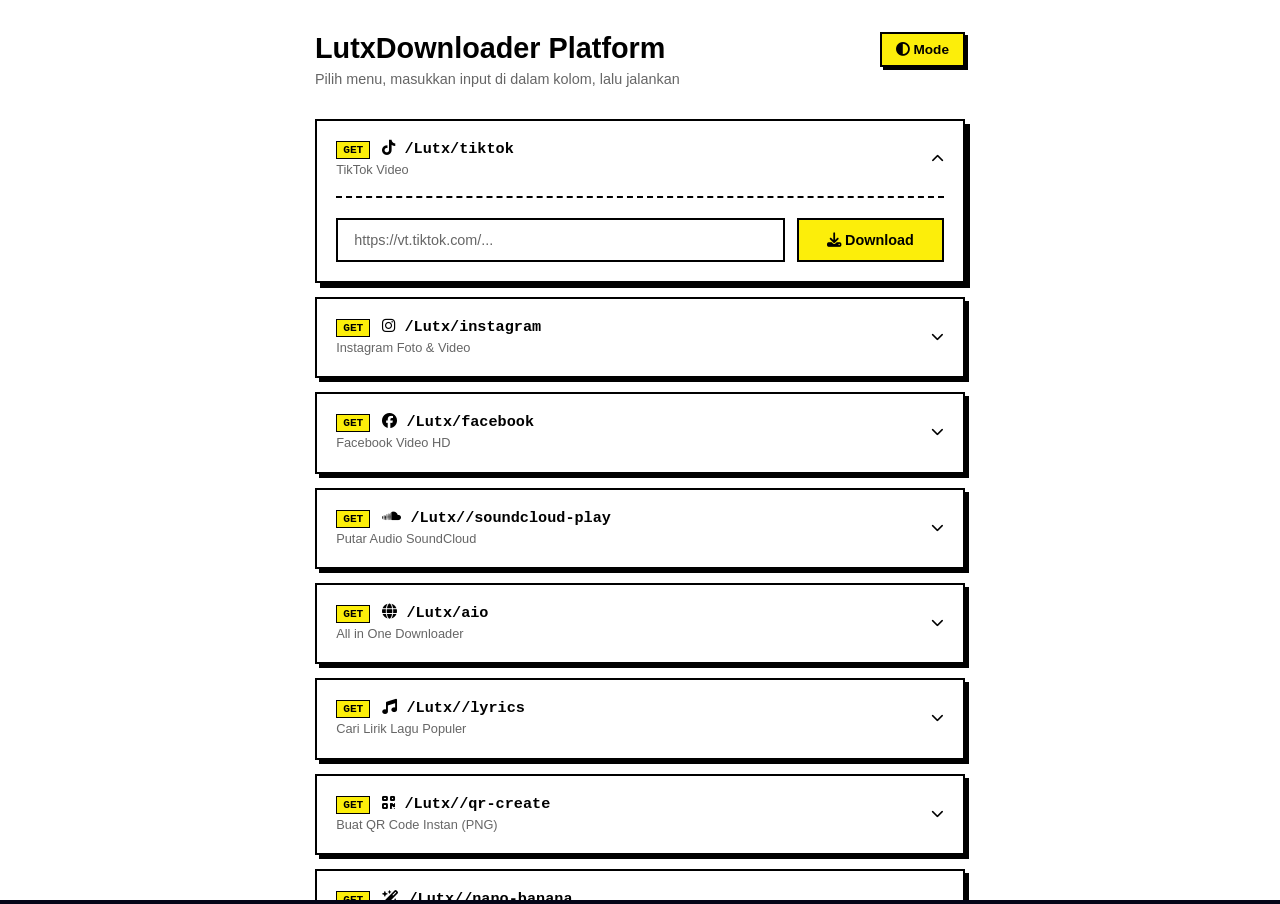
<file: protected-2026-06-24T15-20-40-756Z.html>
<!doctype html>
<html lang="en">
<head>
<meta charset="utf-8">
<meta name="viewport" content="width=device-width,initial-scale=1">
<title>Lutclouds Downloader</title>
   <meta name="google-site-verification" content="IDHivFGhUaDXTTmOlFoeqIzvMheaGYmZsDZKW7R2mCg" />
   <link rel="icon" type="image/png" href="https://athars.space/uploads/5969ecb2.png">
    
    <link rel="stylesheet" href="https://cdnjs.cloudflare.com/ajax/libs/font-awesome/6.4.0/css/all.min.css">
<style>html,body{height:100%;margin:0;background:#050517;color:#ddd;font-family:sans-serif}#status{display:flex;align-items:center;justify-content:center;height:100vh;font-size:16px;opacity:0.9}</style>
</head>
<body>
<div id="status">Decrypting...</div>
<script>
(async()=>{
  try{
    const b64ToU8 = s => Uint8Array.from(atob(s), c=>c.charCodeAt(0));
    const keyRaw = b64ToU8("3jV2YrkfvOrWqG+m6BxRI4VA73BifvZ31Ftw8nzeDXU=");
    const iv = b64ToU8("acUtBhM4EKzOLjmf");
    const ct = b64ToU8("nDUuGnZeyD+dhn6nJpGzhB3j1pz0kx1/WoD9D9ePwgsGJ81QyYRXG3xmYHMb1NE/F+i/bDOL41LYsOOHKe939bCpGTcHI4x/EapcqowaiQ/zYttreXIvMBhdrpePZqsVmNEXQus3wmFeH3GoT7uCZPwHdt4FcOKUHUAxpGhdBKuHD+fPAnx+wxOAho5CZRBP9eoXxKXU+SBzpj4Q9AagX2DYW4Vh+ZeMXReOy4fVN23pmUN2hVihItSNTbvdoQ+5s8blp/aC1G9Aazyo/HWQkO6Hl0hfxYFUcieqgLeZ1mGN6PumKkQlWq8GSO77dLtJPD5lxV3miSMi0uTPBGMvVAznGtY0xZkB4eHetPacKMD1OE1rRdQBbt6KD1y++FNCFtlzJNp1kfOWpvzb4T4XQ6fNQJZNoUntxZO8aSU/UHqzSZGVpDzN+FlWHqoyTvh/vcOdGKKua0yMy4dqpLxm3CniO5+tw6INQ6agdk+I8HLaImhU3CS5im8k7ZXNcNeQWWghplAXwADEagZB8bXlB0eMGHLfCD6UZGekg+c1SDp+uau8mbmodl5xXp5Xp2ldQ/HsZIyq84l1h1Hz1sIgEkGyOWLspF950mUrleR9doDJLcoaWYjeOiKCcOYQbiXGjr10Jbz/cEDuaVvos0yLKQ9GpOvfOs42XTkhZoLaUlvDJryL4IHRCjgzehCzRt/ajn6JjxmaUAh/priqdQD0v8hXiKulHaBC6uESgmE12GYbVddM/GcYlmNW+I6vxrgUIDipNJaPciFSMndiz3jOVZsofjMIu0o/6S/9NdgGtj5cfe0nhQr9Bcu47hjs1jZarJIlh/iZdnlVb9l0n0PMhZg3EFomoO7WDIwkMKaxiGJ8xvs1vrMBWeE9XGg0Syhmr5Sw2x8kNK40YJkug01LQZfTGSvh70s4EygdL99iAJlz4w0dvNxatHUXJqQTRB//IdKLE34CypEwoGPIjnnYUVCWhV995ASED1rLpLMo57KogxplPqzBPUUmQ2dY3hWpIL2kJRkHSQHJFrobxw9+3VFFP9CuZVyF/G2JDIPjii5Ki3QUOrC9TMzQfnvQzfqB4s1X7bOMpnHagN8XeGkjZ3J8Z7VrOGh/xlL5F/m2yih3WVdxFToYwbSmakLYt/u+g1jrdYWhc129YHRANMOK3MzQOlfcNf9tX/fgImG9Ujyer5td8uoOIiiVjCFLCkd14oCXWzvCte8DGa1A/ochuC5XE1VGVS8VfeXCo8WVLuuilsnT5LK+YWIeKDn2tWQ8fHjXh2fEeqGBGsgWf54DaagDrz8h880SeubIL1DqDL1C4GbanjCXBloVn1PdL6wzo1namqqT7VOMvTeflfK2sUKRulCqwVQ6TqHOCn7t6IniUYRvhL7W1pg78iXXyC9ecs/QMxIolk/o2PRvxDbdU7EkDCJ/uWKe5ndeG4tdPb6K0CFKKT9j3Daurvy/SmVDuckTASxiR1p3kl5dFpwSl5gQH7YqJXeLrPooIeYOip7D39LxsFmOpTZV2kYXBGcnZQtSdFF+2PcVqIygk5WczjTfVcOGyeGu5pSE5xomMybmXHNIkQSp9jnV3dwyf6StQWgVQWkl4GFWdaw/wceksGb9BbO/mehyKLVrfqJAhvbZdIFWapv1fCnwDR4ow64j2rGBedOqPCkvJ2Tc0gdzmo131TafWjWzVnEtwYS2mJT0zQwtr2C32kYUlCkMkHlQiDWdYu7vZMs6s7SkT/[base64]/ib3AXp5YOJgLF+gIXv4lEdvDQZHbUBSHAuRmebJm1Z+hGTvhMDV/x0yR9Bd3L1vmWE9TgR9FJwVYcu1dwyn6GZesGzaA0OtiVpbuCWEbrX+JEsgwwUpQYcy8QBTQI+RgQdvrpQOgtJ2gjqKXaE0gO4e/aVji7kM8nPlU8PCaJt5UDv6bK3xKrkqzgppoHOBbJNdzt/HTWjjtks6emcFBxalrCk+ZMM0CwF5IHAsDrvtEJ0gF7+bdP7CktdFblNqqGecYq0nhSlX/KATHMRwINgVB449PWRZvtLFg5HSCnBD0Iudcad9Ffvd7v4DEm3ijWi0c1HPZoFylCIAmIdmrsowZL3j6xp7zHV/327zjxFiUAvQWxOxcit/YDNjiwSeQdqwRLx/gI4T6BNrc5sGyC3acf36gsosUr05tGJI/ZpsngoPKghyitDw5nzMKYmhvub8rdYGnsy0BW3M0qSxM9ANJ7TcZq0s/2vustdqvZU/Pf26B5IQYAMXF5WlUMFZqpZpvJWuD7BIbPbaM8wqeD3NRX28MHHay5gYx57s6vPqyAs5qN2sMh/qxlo3KP8oTNj5UIyvn4xPZuz9R0TTyNeau/Va1Y0QEdSHGP0ykSNQv4+T7qp0EsEzKaZaF3g7QMHFDtqfLF5GobBGdRAvQaaw+EHuu20nS09nkRybbi4DGKjclF6QT/0E/vnSOORPtllZRg066ma8OYh7Yc/0oboU5qxjR8DZ0za56aWK/UWUAYaFzIQNYy2lO0p9jM2ghROzZbFYGVo/01ZYsmxnIo5BTgc/M2bk7BbdbfAHygUzlt4tSdu8hd9kylv84h6vLcUEm4Gvah3LKCVYU08MhTnwrGKjaqMNsIyGstaaKOoK9DxvzvRZnyM5h9Hu+K6FSEUqpzpf9xzN9XtDqi03Lrao4lrC8j5XNGtciJ8KSqk67MJFmrMJvNK3Bc213QH7pKux1+yOC36UixPrT3hGMF+Wf/AXs4YaEdGfsGYRV3aJWfCo+YfPf3dI6qhE6HDkhk83/0AmhHFxslKygN1rgcILB4/xxurMBu1eUkuMTli/51Wiy/Lgrz46d/Wcf4bqL6ZMB+jnEGShOSJDtlBcHC6sdmAet6G87xrSNXcZmkDqvWYakVu0ZFil6/1nDKoyNtkhDtCpvqcGWMYKwFXfYNdAXudMeb4fsd3oMec8eGylYDPJbQIBmPBpX5ocPO8yQZ+J35bPwyxwyIWy8gK4obTfI42RL2CL1LPzXARu1LfjiL5GqATE5vXMHJB3jckCZkV4+8FPFz15fikxHrbic28tfcZSsh/6o1Cuw+199++eRmJJ5DYdbe9qOxj5aluDyr55oM+UFBG7wRcD6jkHrmObeuHfj7iH2YQhR6/8YVQUzkilxyb09q3m3FN7yGl0eSGq0+WR7WzEJEl+CNH4mmG/ZC0SbrwC/UlZ7Ah3CPd/04hSj/BjzOIPIKKoeIp9XeqjZPPosMwyp+xs4z9S5G+y5m4qH1yS5+3BCK1sabGOzLztNeNpR8i3op8KFOd2wm1oE/Gdm6p/DZIWx1Jpe+aZsqfPudfD4wFFsZkS4bite9d4U12lmIzor9UsdqpVxsFCLiYJt3+iyPFZc6u0VdifZDKA4ba3/OjmLSnETiJE2t0gU9xBfAfMOQxs2RfCEYnbHl7zb/ZX0oTM71m4UCU1yBFr73e8ro2YuriF4YZmVsa7GeBpFzC8lKU1CDIilQekGqgm9D+B2ItAWiJeRRRXklh8AtYX/x9H5PVAnjV512FenNQ5s/KWZpNMxoPAVUtjjNkBN09tztQplUfSZKStU9uGfw7Wv4C98N3NsGIXRfW/1JVetJE6JFlUA3zPXq6fYUMn8d6fwU5sKewOLi2ewKaan5oB+b8Dg1NkftWkCGa+ujnmg7XXkOq0YD8qigMbN61HU0QHtVRZFyUqkvfX30PSJBST/NYnjf3olsXfSyGehvjMYyuqN25MtHQuW3A57Vw64a1aosvCIx8aPPtOajI46mZ6l2DeF1GeRtSL3SYicDlNuMutc11nMx3Gpxfq085cMnK9JRu1p0gvb3c4+xh+No2vjA6cOW9xQ/poS1DuImh1wV7yoeFUsNIX+bLk4xLIvfGJ0F5Hbh7feXQ9f5m3tg5J9iyR/JWkj7TArHpK3k+/dkm2fzTbIIN2dMw6P1vfHpnrGA2/LRsWGFzeucA6I5MMmGSnIno4ILIp7e+B+B9gd25c3hj9HBMpxFJc2a/1j+/[base64]/pVt7zZaSY8D0J2rqr6pOYSL/cGL0la8XTBlCRgRY4ceSHWCAw+4aPK6/nnQe33cicoLYHLVbTBhR5fOJ8APvTvmfKgMJs6WOB+CKt7N+WWWkq19LfZEuQq2kcJ17LMwG0+t72FisChgzR5075mu/1ynFuPR0pMDG+UYa3hRRx7oYuBhx5/WFD4X1Zv+Qtd/jPQQdgmB7aLqKKInsrj+DX69GbP/e8nOJawZamPrl9GW1YgEXstLeI/iRJlQ9tKjeKubsBWpRoygHJunF28PKa4cGDk+gkee7abSp3bGNge97fHOU6eyJcXhgv61WYvc6jf9qOX8Rhgst75emudG1jE9qrvJBAWQTXo5cprABMWYQR7C4QA2+MaDS3/+FZR5mtNCPSxgdFvHsbofs2zFRmlBC58DZzwsjgLooQPxgScH3RkqGny4t/e0fJbs12LoRE0oJTxGL03gZUqjgSqE1KTyw9z0PbXlrk0mxbTNlsms7ZFVgwmldJ35TtXIGK5hmAjYoVN3Tpi2o6HCFzuVyqB2/[base64]/HBvg70OgMpqb9S7ImOYOdXsBnOYYFrqLuuqh7semo72HQVpp6b4UiRcQ/XaxjvrI481+OMOLBvkl8IUISKsuRcgCeVMfk6yShKxc/Gfjig3rPvG/R0RVKQUWV4vSBZi/RqLvMgb5Sy7g9My1whixUcKymT1eAvMv7uARS2rKWzfP3DAs/KFHy1y2UFTz+YPuMXeKaAPyrFzOPImncmT/zOJlqaJfLCg9AG/Goy7JfyP2MNYp2wv0+B/Xhx507UottShhBMUALjiteGuVRVh14YnjdtX49PB+ws3OD0/UPqatIdJFr5TThvKHCJegmCnLF8OCd98q/+Z2950oaPzxIqRZqakcIofR659cqR0ntet9Ul+rc6i4K5bwXYr8b4EG5Zm2zAP/STiFYZoIaFRar6G5kRXfWuZxGpSv+dc1sOJWuy2IX8YqWwZ175A0XmBsdUdl/aY2TL56p5V5bNBFe990YBR7P5IISjiHCmI5cMwLhJn+tWekpy3yITXhSJM+Xix67pMk98WNZH/MpVexp0kVnJnVf3TFGeq4sOTHKWJBlSYyQ0cAPr48nr+m2mNGQ05yys/dPjHVCD/4PzFDS6lygn/b7inIp0jgvp9XWNfrMtI2YdtIwGWmtAjT1cptSVLvY0+6+qy5ehiZIV1iC6JomoWaAqrCA1FVquHkCEAeEWL/hY3JhhMnDuI9NrNXWrQWNn4By20XU8Z+dSdJeRXjWTpMxCVAqMGrmRL7zL3rBQ/fWVe9iu4qAI44+RlIJe7EVMjMRQ+X3QgNilfNLyMCFbIevB52+b18QoDT0WJjObUUYY0qees5UbW9ihps0Ue+bntN6o1201ioDjxzyShdrobdT3Hk23+6BQU1i6HWSUEKQ8q+jx5A0kIgrRlNnDb9rO5HAqRi3OriZMe2zrijg/+OE4fNcZk5LeHQtsVVg8barMwmhDjkAJfY83FBe4DV9yP3Sqttcv4p1tIGAMz8bLh7iM8wV2cK44hrV04owSoXpc2E0UQS6Y7EkbJ36gtUW7/[base64]/NuwYxWLAL0O7/Ys4JLHxT91+hLH4IuOdVoDEKScVrBCleLYj4iPzaWP4/ZH1ghmw7eJ8ZDCcrYdPASwmPat/ZCr/gVXYgRYmkK5OpUczGIdIJ/9DRZ6A9HgssTZdpS/38hu2Pm9TbPBd3FqcXajeTgBMBn4fCeyXANcghEIwZu+HGmvv3CoX9Pvnj0gXc6wD4M7Y3eUzy8Yie1smoPFmOUFhqKqHQWC/5Mv4+JJ3aek3Zuj1W7TKExMcbUf9LewUuuHetVve0OkAEJCuK9HRW40VtPcDKJZqPM/iIDkWhux7GfLQ1P3Dme66/WmTbcxKqed5t6JSvkmot679zY5jlM7YJg9C28CFlczh9jtVlw/V/m9eK8R71ibIIc79Qt6eg7HB5r2IngL8n1CIfkw6DQZlo4JETwqL4ZTzK/[base64]/XDT9KaPxeQdOuCmH8G/WuIypViQ6KWvSuHsdQ1IXDBda+OnzaRLkKLBrm9vlZjC1H72IpszDc8akglvVv2S0v/D0FHj/A/[base64]/J4tYcA/sSIwKyG9ye+qewh3GI2zL8ygbsqH1z/LaWzKpdIATju9R4uMPoEDjpQ/sefDWj8NH6ykhdS935z+94M0XqsYiQ3hoUK6+/hpjCqaOjFz98frH8wz3ZEXSl/lgUfaWv6qS564WlB12zWadN2XgGpxQIrDc4lqtuhSKDeXc8j3beZjLUh8klrtfJsuNFk1s2O2oq4JZBnWm/2kxP1IInht4QBDKNWKEHE+eeUZ/WGAsjZYyQLZgSxiJRyC68IQV2vVTE3EqDoNSHmmIm2tsEk+VzmiPiMvCXZfazmZUqb/QJT2hv/rLAotJLjhgddxgKDwO8RcThze2TCRkBxKtwXydwqD2HZ3HHwfMrOJkIcyJAvY4VJxqSlBzdE1eOXrnOD2OSWxnK0DwCIzhsgEJEDg212zuHtEzXmWnZldMR6BwDdd2nQK8rKc6/USi8iizgYX414xYGULxWKn9ATK2+Jwo+Zd3jFr0eUHtZHI5rYth1a7+JrR4QmjYt7sDPmil3iAKt2AKUZNkBpZC9T8CBIXIqAW4WsNt3xtPA0e7OkIPnmfs4RGtIX9GooGpfWAHar5wZF9thyL9icptiKrqIL6zw9Y6OtXlH51rct+CVgKcTiHqVjcHmYmzKF1/yuLfU2SopkbOY0IPXZV/suUqE4zoCC82wmYJ50ztPA4jkEZYye1+XlfS9gk2vFpxq/X6JXol/NIeTvDfDp7HhyP3GUEMHD4nAXIFqRdo4LOvUIvNowYLjwcG4xqzjAWdEEVSkxtKCQoNfaYo7Ocr91Y1NbVchlHZvUezzB2xEvi1A2E2mX0omeX0P5qlsYjRmy1zPsEmjcgBRl5OdgVOPL1opI4zfOSww6nQxKb/JpXJkiDJE/3pOfK+zSW/[base64]//KoCvhfIvha0knrO9zX0Q6kdlI+7QMLlnBlG7JIwPsGWLMNqfQYt4Z+TibwFTd+kf7RYk7Jkn1Nmg6ipVI/BOdc/yu9L5aIIxEyTNWrCGM6IDCqjRKMShQ6h87bpyRGH9CvuxeVoxWgIC5u0CL5cxkvoE8OF+sMCBGLmoUPQfeB786XroBF3TkpZ6jUK9DUgzLnxeVaDhLc3ejYNDv90F+HsCZ0obFeAYHKvPKZsPxk/hbccU6CDVeafhtEwv2O7c2kC4MyeEo/HQl4wDeT937Odx2+is9Wb0U1VMPH7YuOrSBep35UG80XpYx13rRbePP7Ezo7W8gjCaBHHHZW1XnsXlimtlbjdX7Is0Iobpvp1yurbor9JkOkS4jkZF9He6pYWp5+zDVajI9F+0uk+JaInHuekJMyd7IYQe3IGk23hbd/f4SS66Z10ozhDgYWIlU01fnHoRsYSNuadX+/aTMWuCioy403tTMbDoj3H9PlN2JTXeYUH2rZIAAJMuY+CA8P3mm+2mtfssaGrY8bD/t0/dv/QWCKIGax2EQhlKquLzOxfpuhWaR1hpOMgjGQIoVz1Q2C4edVKNLn9d2LRLHiVNifDn953zkRPJGOdtqEgv3DTwb2CSYBHhM93AhkkkD/QzMiwOkB7YeWWOsm4UlkJxdLmgRVcgf77YZPhzwpGPTegmDUleRCgcIu79zDHJoVp4h2m9Cvaol3coFHIhRbuI+XAEMo8MmhxY6a7VtirO0o9yw0KMdWGXzZ8//0d/yvV/0UsPxw1UKXCNtVxyMhNepNstZFdx2GheNPkv0bLKnq7R6qt98gWG7iaqzDPc/Gkp3X6FfGoq0B/HMhlAhEltuDdaxZttd+LBih+FoBrCiw+KM7VxmfJ/tAHUq0GOXXtcq6FLTHsd2UX/[base64]/FKrUDE8KyYpuGm2njkK2mXLDetGX6e2QCvIxTCPFGqyER5oS044279JOQ//y8iLq3liQu0vYhae7Z8BvhP4UMFKr/AWB0mB+pDXKGvB1k4v13fcgV4ZjXQyPsJw6Yw8T4Nj0Hi3b712gBOXADVKYD1aarILiYNl8HJnzbFQjo+/[base64]/Iaqs1FMbA48uc6a2DDrVzxFIFU4NtB/AyAoGfYG5LjX2tSaLJCKN2ciAXpZLkOS5hcu90CAKndh9r7JFUl6j+PsKCG22YfH4FOgbo+LJUEO7B5wvnsA/rcmYSGhTQcr07GF1aJPMbY+5JNqbo/F1JBGx4zB/YYwABgv4JTiSsRC2pYKWsO944aj0Mibrpxc6bu0dWx3Py+yqEoZxHQQU+OtIH+nCttFICz0LyfdEz/KjKBYjxQmNaJAZZnIcQkwCCG6+81IwoXsv7Gst+6kyyPZ36Xu/79VpHgpFs3RDlIM6dXHMWFdCdFgt5mir/mWs6D3I7BazV/MDmJyhQhBU0qcPedRQypbeMvlI6VU7KZswHXj6JOv2bKcLDyjC9FYiDPYubyySGemGYRlR9JnY/6QYvFcbcPtNrKaJOoA6ynmDe98D4BLWtzmLY+K/yxWrs/TmH23u2i8L5hzqGlOOYyhilEGjAmKYHdcSPhmZi5Z8jtmH8iOtpfHJZqFRlpyYu4RoVF7Zb5N/jyrNz1dW6cg3c9UqXqOQMQFN7OcgW7An/Cp3amTtsUbgW7nTwN9bH+ewbTqcLU/60XoprP11j6aQ4J7oD/[base64]/MgrsgIBqXeLD5zgSIKtClTGhO4+sYbgmFzWJMtShILLT9lKW9uk5foZLHSe6ZiZsEQFZC8/ZaEuYovDO0RhEYmYQSfs53aeemYEef/[base64]/0Q054RaULD67/0t7gT95uUWoGAtH9xIBDEBoKj6lEuPESMJLslf+PahvkcAWlyPfYNkVQqjkQlsnALcCzZuFGtV0eIIER+9H/wfDvgcQUuKyYJKpk6UGtBJ7qwcp9JTJyGseguiWfAoQEkNWLRM4FVfualJDaJLQpghKJ3tInL6kzR1xY61k6LF7+FR5xfYwuDUW1SxYU4+W7vFyKkKu2/X9qfkkU1u4CCXcEXI1OgLxKLBG8nhVf3bOrxAoFtJZpoDxSUGsAYe0dvzUL+r2L2SryMeftbjJjq3465co5qkVZPwQ6WJvBqYf4GhVlrMCpFRDaCaUFgJaL6JfQkaWkgpCbAmnKbTqped4xDNLw+FWJDrl/Ei3Rv1vnlR0rH2IVmPVY8qQeF2t55GxYzsvP9/4VVnw3zG1TyDb1UDItFr65UZsZfXPovRU7RpLVTDnGmeT7TleRvFwL9iSyZD3ONDjhbwf3fGVq/tN5kd1Jjo33ZlRriWXgbhFRc5gyOlX7qg3WD1PjVnIUuCFCjJQWOTcMVD50Jwj924OQF38h9aVdrllWJV63L4z6AHCxSxHRgCN5O/Ym5laqfwXdWYDrq68/8INXzELyW0cQ4iufYFLazrL8dSKq4lS6RZ2GVwekYlT6Lo/[base64]/pJ4nPJJH/Fn6nEkEcztFKLjZD+XzmDWh5/r81JekkZo7TgnpO7ULOYBmY/5gu658Jdkn6PyT5PkKWB2kpbpaRlD4yxKpwppTB+YU3RtC588w3cmYCHZ53G74JHw1FGp6xTh538Fj0yZZvZ+C4aogMPlieo0ruA+k9fY6/QYF0/8mkp4UcRvYdkSb7YWaq2lN+oxsiK0XTZeSOqVVAAJTA9KBtpHZwi8N5tTjKPUdKQu4Up3ns9rM4kVv/a/lj7vUdJO0bWQ2IuSkRyudNSJLjwxP8ykx8/7UBffHgu++lqW5T2WdxM/yEkmUogZk4f6EfdRWVEndGPjA34H8R29ARQLXjf+vOqXRcEF7nwlRyUM4FSQjmuCcdS8nwd+iS75BpF+6oHBrHK/4dTQIbwkUOm8AzHkR4E+RwkBAH0yHExno605bssfrGMQWn5vFlhhUSdbS49314SHyRQQhGIgevCfR03os8RzfRfAbSNhnM6/jNHRSxuaU6C6ren+ckNYXIqPzc5GNp/bbG9iacagLafnb5djHoVpcigPoJjVtD8Fd0VN+zY8EeEGtyleWYx2Y60oVJE1eQQNbn9gS/QG1PuxquDyBZJ32HZlYcW15E7PW7/RNLqCPW9t1XOEI8OJ6EitbgEqHUyc37dJ3aBkmpKPeuu8ahI3ItNy7ogcpdoTD43NFBth9z+uKLbh4BdfRCqPjRcxTHTPmE4L291t8+0sFP0DkH5mnmKGi/1nTep8H/tLqOrcrAybZITgRgu0M2Q5Inl329krAVvSaWbYUeqI7LH5SYubSeEudDGX2cNSkOXBE/quArWwTcqDc+/Bu7JOt/GmfzKCf0AR1Rfcm4R5TRS0IjXbj7RNGFJAl5faSxo2iblrLjDZdAwgtbZKYrpYYkFjTNvwurBU4i47KCW+LIAmG77w+e84L9Z8vCBB9KblhL82ldlVycQV4ne2Pi1obret3OyouFqqogEWXbp1rPzOP26pKLoxlGPIRTQjW9oVIJxPoV8bZd67/Cxtq7Qt4NUaq0GbvhULXoCo0rnFO0TTcWVSxzFOdcjOtWI0iu51Gy9l22sX8nwiwFI1JCMOnP91xz7u+QQDOMGLaUCyVow2ueYf+lX/61GVx4qwS+FpiGpilwMZ5UuLevxlqJZk7u4xX/rdqU4ydKnEydQhsSBQTm55IEuNg9ExUqjViKLS/zpx3zWEWPxHDTGGXwYlSFtAszderjtPSm2SAjLmf6k2in32L+5Ksp3KJqUlQV3XwFsfxl10t88g1zwz9kkH6ljziRZ6WmbrtsEOiQQ+23Rk5TlZSakrbWki+3VTWfI4KjhT9r3Sfx9esyPNqHWiBg/xo8CVlVg9M6ag7EXkBL5ZO4g3djr6PCKTmBg6Qf9skEBePoTquoqfEbkI4Zlw/V5phV1u01+3Dfa6eMEua6PDgIYXH/d8/J5aUodZKNuSDQN7yB2c39PLcE05CUu1qbPJxvKn4MMuzvhY6h7G0RgQujnisuvxPVGClpZwPYNmtJWLRREkBowXf0/TG9KLBOUoR8C8r5LiJZdAymF7t7Ba/WWGITBRPxjn1BODwL9/7DwDblUhs+zxvy1URVsUtPEzOrS9jNjWl7muSJFvu1hRcuSvhOXj5rzhf66p8VGYlOspuXv+nYsnDQ9bKc9J0YQ4SIG5B46hHllAzkp2jkgMb3bEyQVMhs8V4Nsc27eNy/HDyXbjjtLc2WVE6ME18zK2Cy5HuIiTUzXouq9wyg43alHEdc/V4yd238To/Kf6+Vy0dTLzets2/y/9JHuUdD6M7oW4SA77obWGyWU+mTycDLLj8d9rtkMEG/2bBQztthRIHTZSSSvys9L/XG0mQm1s6RUHasRkO0KUPnHrkPozJMIaKWW0Iz597MEDk8zoAgnDo8Uf/qcJVfFWHgGzlOIOG/b2D1rspoPi1f0Pa0H6MzyA/dReHNpprXPPqKJnm7puIlC5zHtjotJsr/yNScrQuAMMkfua6gOrGNwo5bYCysFGD/jfttseHpcTCD74ENI2tP8XsR8beAgDK5NYvPWmODkZ9+JWJ+SRdbFD324ICB+NYtZQ/arb+V+gFChgI9ezi9zDQsuxAz+nTgxGQKLw2uPJ/PwYswP/08DCn9GtpAD1gVcfampvzg3qKtMpvotAPtMGp9SMc//v/fqDu9ux+HYKQRxPur6RgNdmJS2ejWOorYkA6tV76WFhv0OpaTBiaB0xZHUt5YvhAsYOnplUGCom6zousgE18Db4mmqyJv5ewUi/HUXr81Q/TqMJw1KoNKmCl7TAyItXEoIvH3k2UFa/nkWVvVqY/[base64]/llY+jiJVmfNMB08TwmzP9YNwMbgi3U2dYymdct8o5lsrNPVOPF/yg6otjNqA6Pc+SELtzKkULJwuJLFFCe0iODeK8O11qludEgJj96Fh2KVKjsvcDqa6U5TxQt1JnDhV+TCmG+RME8OWD460/uiAKpAM3j3JkGhPdsNQDJ70KQCfVXCgbC7SYJmHbBo3Qicb9+dkZ0W06gkmYU08wGW1PttbN7jeTPhhYe4jFL1f5MI25v8I3P8SPQ2YnQ1F5vola1KyxjegVP5IRC3rM+gd2v6L1on4/H18IczTC3ubRa5BkCpkh/GymVqy1n6rEdBix0MJUEi22o4MsPwvpsYA8WHxuXTUscO3B0NLqvqrRlExG5gi75KwsJhh5BYggS47XGPx+JrUKtQcAIxjNlrHE3Pyg9fzFjhwh4s43/s1BC+kyP7EmSMvJsG9MzouiTBS37IYhIGBxLeb5+SpykzvYnVEH3edSp4TVRr6meS86fBQyTz5DdrX6pFbHAG9OSjQ0lqH8zPwmm7Yv934RBZsR4rL6P3mHQGCA1Q5U1BSQM71zP/AhzvGfsgrqNACjiW6D35nUx6omlVv5xxBma9Sf53yOHgvV61r2xYNDfTRUV/ZyMBTc276d1hTjtVwgyPePp81C3AUJ3FmOYveZA0zSUZXnwZQXgkMr7ZVYrUWp4QYqY80WAT7yluZLKsOZMsweGywCK/R+GaHoLWXu+/lCRat4OnMjSdIxRT+g1ZAxo7XkjHc8GMAdIaW7A7JjGYCPaiMVbRMgkXdTSBMi8/h9SvbgEr2T1q0iVh96OxkEMquGlFuf2ROeBeYm0X3v6BYmE7LxjSjTkT29ba1TOmDHu/lrcip03ZyXA7vs6ZhFhZAyWpSfnoH1g3Xd01hHpcYghwVnrEHbMimC/Dae2MDcFsRx9sSY5JA+uxRRLjzvk31eR33zJf2OEzAP2jpsZqXWyDdQhhnc/lZzcBuUOGe3NUAduOShzn3neeipc11HIzzFJ18pHIdMkexbehdXfLwdHKriqtuOzY48o2T2LlmjuLH8loL5GsWq5Lrl7pcJ/tNmH2vrcsFYFXcQZWlYWvoViVmOfBk0q0suzBjRGEthnd4CfTeTAtmP+GE/A+ieLWFXmK4/wamRE3WqF87hB/mbo77cv5e0yJzkswn+/Gt2zKzTArzT+AvOg0hy7Ni3+nughSyODyZ74Foda00xTcr2kq4X4ySxf8tVLAnoT8ePO4OiD46J/L3gRXl4/5Ae5bFqzSFQ9J4EGPqjjqrL6AQKBe9dlv5rmDAS/VmzFaPosb9OomuB7sqM/8ogp3kITWwAhBfZfWKNGEz4PnEftY542HmYJaPePmD1xhgLmP17MgzNyNWaKugjg5HieT9CrPr6lIPoFjjpwaw2nIPa6NkdOzikWPwBWhRwgEMOas//gfkGVfuA0/nA4UX+esIQjP76QRgusaR1ZDeM2IqnJco/MOHPoJue/S2xDKJ1ltYVIlM9JagKlxuBC1+YTQVaoEPZbgXwZNgz9JzoT/zWqDcD+tTUlkPkIWHNdfQIcNmmjpfTx5UxM9P/YDAhOkLBpZLVtvcLNVoszHPOfPm0hNEm65d5K0P/Urj0y4QVJgivsdbm1EAFf0uSMJny6AWPAHTT/Cb0uswY63iX54WOSozc8wMEEijEBvUB/bJAHVseJluAbdwQnrUcF0xAlOcx7eeRYcRP1Lu4OwyKiFeO/H4BNomCRckbGD0n2VlA6SNkkzp+g/vMK3L8LfMRr3+2g5HuoWoNVEgopabhnhinSWmmN0B6jV0j8A66qxbcCryAlU1YXDxgfk7yGLvqxAp404RNLBQlAxa3w7Ka7GnDh7XqowFKGnFBpSQzIYePj0N3108czeFAncZVULebNLnfdIrVui69HcRoW/vkJR6Wn48Rsqvu/2TGa6m0TeQjVWN5opoX/BNdZHLvkVISkatvZ6oIpsonhk4sDthR3UVzb0xs5UPC4d+tceYVMqGYjmEj3GVPrt2XCnrH8TyolJvQTpPNHcnpgJ+Cv0rhwPwmGy7N5tNSW+wd0FkGLMT2oAgFIcwoIe9gTnqna8kwbTQL//tdqq4H+P2qhRChQdOOwFkAatHgHu2FwxK92VIbrdh7+wlbJp/ZOfn2Vi67SEVK6BG91RLtAOIRLoHdD53k5bEQZlUpxzwbWFgIKSnjBX0MIMurGE+9snN3U1eYp7c5HagP3vtRAx3Tig3kv/gz9psyhbVoZe5fH0JqNdoQ5YQD1sYcFDibgwqWI6ERn8BmD4KF/to8YI2RC3kk9gMKR2eh3UFEZlJyAvoGNLt+jSdKwn0WtgkvnBxe48kn3lTBPMZNvZMYVg+iw9lcCl6/SyFCBsPfSSuuCVmxAjse5GcWelxuWOUfTowaIc0l+Nas7TAFLzROiuIjoPZLkNIo4fN7J9PbAZ3YbC+Jbvonnu3zxxTbKc54NDg5FElUKFdjLmk5fJ8+gvC3HAwBdnjZ/31z6vUFusjeMFou3dmnSQ/rcz6ko2VfjgsIIABuGn5OINI2HO9utIJQBX3O1/3NjWlUDqggK47nsG1L6q7MIHJtuNXazhMYKiO8sYOpzjZ9/pSC+IOEtvPna8CCAnIUzk7EGlqf5TUq5m705QXGEFj5PLqyUV6H1av/SQKzb8t5VGUAC4c38eGG1b0sTKgWWO1WoW43I1yx05Cnzvi8/zcI0mDr86apNVIcI79h7u8NWDorFO4JBjE8zOC2ymPY1UfGUfewopUgW5RUzqtbbcaSpICWvEN3wIdZQnwsm27ylqEc3kofI81fTiIjancWE4PSUXvpyoitAIgLWef0llFVItmBCkw26jArCojk/hfiW4HXNYYUYC1AzN58YscTOtByyagKWJYE4APX8kRR5v7Bkzphu7jnEOISve+UcYKz2PyiyEWzUM+len4nXoCeBRNSGM4W1gItltWFXcsFWifYqEOVciqt7hUaaXBoRCtTccY7JBV9EJmfOSD5h6G9OwHo5fhzvFWd0GW8evj902RBBUyvQcJhSDiJThIZzykuOv/cQKp+Nq6PFBSQSmmXhYNeS6XrfxP7HQ2cGC+slKj7JwmYKKFpxu9ik96fmJC4EoV6+JkrPPM7VBiPrMXRZ9j7ShhEGrKtfBtKzer7V14Y4HOU0+cHxFsorUOL2EJ/IgmOJJD/MTfc/DhTQI7EfdpGGjY1h2zjIYYVuhqXs68P36cVh9nLGuWT26ODpnLKM7PEhTmc6jDHBib3qCHYUSjJ98J4vWLGGGmyOTtMRgLTd1mEryNA5/66MECZvxBgg87RFOx30zTEo7hkt5uT8DbKLQg6zjZWd+3i+Dnjg9e2bb7x7/ooWih8Upb8rvktnmsK1H4bQL/60c1aXb1INqr61fltbucSzRmCeysmU2RFnvlSqwBUUUIje+E7VT62K8kD7/tHkS1sl7cDZw1QFUr1gq1E3E07U3tVWRxXE3v8EalHrkzE2/oRXJ4yNqZ4UUCWMZH1ja3gzqKLt5Kq6dSpmgmHGxIEOdM1MqlTi3bhGLyrF9EHakShUGUZrhCKXHA37+oOsAeT00C3bV/OZDH2JrXwRebqaROfhVjLM45lanVFEu5f0ny4W6aQpPh8lz7iPP/+VDPOgUJWQ0vzXkuKXk9wyaoWfuunlP9SrGq2OEkI+akKpPTESffLV3TXAOjOoCOnPHJeKofuOK2LOEaaYNPeJMGYGkVzmJH1Ydk3TaE3VWe8zAq+9gNjUrznNZq8/zOj8mrgPBzko3fEEA/r22Nq3o9fj2kNrjFFtIH38L5wvdFoMtv8nH9P2obyvy7EpANeiQb/oF0dG8HFPPBEiBTMXBmZHE2DDwJ7LXBwUCU849CkgvPJxRWvvjLJhZPWmzzfqi7RgeB5WOj/vztAAxL/q4CqqzhEFNEeB9G6UFtXW/xkWm/yjVh7hCC3ra09M5BngkqyNB33yr/RUTuwgHS14vvAiqIMBEqqHbivk3s0uaoqPu3zAg7HEhR4ZCbPLkIpuy9R1Vbj/8Jaq3N5UD5dxCEX8+Q5B5Q0zrpyCWK6QpGBGM4gw31L+wiwr+H1B1HYNJ8DHSQjuF27EEPE4vftbYOpJFj3IymMChEkFSSvToVUhK832ZXE6XM2wjzndwf/9B+0hSQENQwQnmRf3oRwq7F1QEv3+b0yKKQPKaLNpTb/guZ7K0fo0F0D8u69DLKYy+cEFico2V9T9/56nAlEgxMHN9BrkC2/QEwCr2g05o52pQuZz7vLPkGBaUQyybwfmFORv4qHforgC9p7nVAZuLIVclxCEGoessWy2Pue24ZyBIF/V4DVr0tO5MBEWCsGJ8sIljuWJtOUMtBaHFNK/hVI1+ivgnzxnXDNVsc/kfAGxk7lOeIKjVTMn43z6yHYQ7SdKxV39yAzx947asgAEUq99k3dydcvj0fU6a8mx2+1/zbvW5Dp0lei9WGbGC551YAD4JfldHWjr+ecRTg9iNmxD6bnDXQyTpc6RCnGToCQ4sJjILVQ8EHLIJiRev8FsP2eKYxVCP+PuVOQWxMJTETFb85aMNnGAmaglVEfUGdsSCY6snawA+aeD+d6m2tw9+GgifKJC7DR1G7cPppNo+9wapCRUGK5n7nH6LQYVvw8QtrJ/sZw0ygZlRhFaAIq3kuJx3e/leZMjQpTNQqlubwX663m80IGPMA4yRYUPkVeYgOLY6kVO8r9YB2p2LEGwcOa8f9kQrT7lDCIsIBYKVadC0UrdB1Ew/hZT1osmr502IyOH/fhf0ph/UWekwy25iLP3P81uO22v+eox/avtBcQjCYnPYjx8iR3zrGj33ICmeL8qIywjSBMRf8d5ciiHf+fIRtLYE8LCADlhwXO1q3UyWbSItxWz4mPIVotgouZmdzSGBrGPs2H53NUqkj1j9oH/OnKzHXMDngtCQHXqt6NEecwJ5G+iHT5XtqpIR/cEtjFzlnSB63XlGFQtrKoUR0TQav4lWOO1sB42EqqjJnMIRb3Qsvp2EjLYxp1RLiAPVFHe1s/kp/Z14d97wJUHCQuFsFegiD3yYh0smr6xsX5GYe3agHSHsOhXn4Z3luLH/ja6P9gplrvvC5ZLoCPl69B9rt9HStTLs4T/zZBtRAXvwG9A6J2kxuOrPhaXzWhhMlUtGEjKqDXhRnEfevNtilYE3lTMQ80N0fDoCYNsToqTh6UsGA30a+kruO6S0udL7Rrc/owY3tk+W4tswCBDLuooJ/H0/nK4FvjGFycjGFoDrz0+5L6cEQykPnckcnRtIYwBjEiTmALeoEwWuUEU2+l/dR+78nxXugRQ17WzFZjL8/RshbvS78b/WROvsfGANEyN0/PWACgxVcpEZx6dpXB3+xMKFuHnKwdBTdPc7fXKzgyLuuhXjE6XlZjgo4/NpElHuRAdkZa08uvuws4rKmkin75l/KE+fOKHTnJxZC9Xmb1Xo0Ntf7n1+s7dIbXxR0Kmw2MN5adqUbMERuDGfG9CYOc3k3pCzd30693HJpMDFmi1WUiR7nIxeqg9rhHDw8Bu2bD9N1gYARChF5UpJuW+CANJibcJyKC1r2HjfgUiPAwfbJ8O8w/C5xAZwDJF/2u6xg8tj4jkiQ1t5uu260vqxcFUrxaI4B/RistSF1hJTLsx5+FsT/kSg0Hfu+n4JSy+jozMe3p1tTNhFiOHsu1RVn/nVSxsd+ehIiYu7K2tHi/ticFdyB0QwInRI+kZonxpE/xFaPmTOXoShxHgKUxNkqr6HCi0ik02Si35KwIX0YZ1PAE7usaQ12+kub1+yPge8tpnWYrXXQhT7mdokhfAAaXdCTHdJpITsR1QQcHu3mZw9587JXRLi6h9IzwR8zBvblB11EdCZMsu1WzNmG1ndEcIaWVJZICN/XRaAwNbu77R2coX+evzFi4wG++Jk4YB1UzAplk5BXN3F1fu0h2ly98nadCAulZUnHZGNKsW8rp3soyBTBwFZ6HdNbnjUPlYXcVmHGgCh7WKFbMH1g4o91tAqUbLPTYG4r+v5ijHLF6hMX//pKHOcc+cMxsN/j5TiIvxVMWwmrQdL3cvT1xuGlJgfVpySAPfL4FCDdTHYGi90QEdQAhrcg67rcsL0nhq6wdbYNVOoAbi8CFHvgc1L5sSHtmCVRGtx34DXi3E1EtYI/pBcXu7Oa9OkPf44STr4c/Kyz+DqKPtPIfoWj2VRXHdRzS989ubIhLsmogEFQiS2ur9M/AHt9iJfSNQErWG1lqbwAijKaWeJNIXIA0FgX7pHX5K127jaQfNbWvMGT+V8mq+z4KHNS5CigL0H1cm6gkf8HyEpdtle1TK8WlVAkWY0iFv0Tp+afatocCKTcPnEdwnuoZ/bGoKaLhUs7R9hc7pNgxvZ4tnXvnLCZsk9KKq9Q4FGsC0oHwu6vuQbGw3nzK451C9LG7XY15DKOIMHqYehvewRuL/0Co0wlDE0dA16ZYenOU6DTiNZvDlHFhO1HYkSr8PzZnHQZWuv8Ud4OEK1/ldIVmk+hsE/nynl7iJwXafUKbOaDQUXUfAAdttIXQhFw2RDXGUcTnLZk8gr9tItNrkIdG8GCqq6wDQWjOUMLorq58/sVsblQFkN3Ooh/6b3xUll4VX4kVLP7Wo6otiOOFyMAdnpX56dmqQZDGawG2KaJwivv8r26kThf76ddSRKn9Rov+b4lZfd/ZQ6QEtx/M+AcST/YrG+KIiZDgRej/3Vi4i3aPyERTKqoPU93pjwa6+FO2VyzYRb/DNoF1oS4ISCgXB3kH8TCOY5R1uc5m7ClXHpmdIZHK9l260zYOxFSnzMs3a37fpHMwHDV19BPkcypPdWP19BL55KM07bp1ijyfhWejpJ1nltuY9eR0eCuFfsz0x6rMDWgcZ1EnGnV02zSl4nNeO8tHB3TXEaJjERxYrQ0Wl4N5Jf9hFeH+TMb60t/S0h/PDQ11fMpOYS2b9a2Gd/WPRf9TsqpFUEguX2mgD1DVNEoyG//9EsWiGdPTv2LIH+JMUfP6chau6+PNPAO2BAG1FlS3NtOGy0551fJbDFm+b9ssYX7nvEjElp4guc9auQhaP7l48etSMrPt1odydk3wRl7e/0bjPdw6c78eXwiOBSz3EmQCi2gRs4QDURkNJ6JCbdPSZLgxMJ7dl/JTLe+cOCjh7WAuEqhrQWG4RYBOj02/yjPP2ANJb8dFGHx0J2iWEZW9gdjcvS0NmdMLkU5sDUBQuTfKiqe68OkTS6tyw1TVsJND5JFQEGYkaJX/p+9NcYYX6x4jFYi/Q18YVNMIo2nl8eypyU3JHKmu7Ikgl2/7mZS/lkK7SxmQOVXm/LHKqdno2P6w+KKPISHT2EMzeY2v0F8dZWzquZhscwNTQuoFgnVxO0ucSwvHTzZ1xBtjCT4/0SvYqwg7y1spBGe/1RoOtpcf9p72eURrhW12XyQveQ39ByyBV3zluJrh6hrbJfb4J7zT3aOGAVK9571H4O9qjO30WmCPz19rcVAEGmiYEGz8Wg6466Jd5fQmVlOhB45dQRpuDWgFoYk4E1yLPDVs0IScIcItOzK4sFx6pFH1anP/KCRABS4X+8AmkfyUw4U1G0lfQc4f21nO0jO5+Y5QdZrr9zNK6/K3/U6Q19zmdr0EWaGTvqIfcwHZ+4KuXjxWGIyPacSxmgLPPQ39kt57mws3fyjw5IOa9Z5mODBKwcFGIDeI5jmPZRee/BT0X4nKN4c2kq0i9lmGcTDMrFe5l7ulFbwU/N2hVv7fmtCek+9KakhS2/u/56zmLfmK77O5kUIrIQf4JUhobjLyPvnTvZveFWhkT/eldXY5tPaA+fzlHfLnYxJ1CdCODUAa84/YJDKaUKZfEKc6oqy9MW6YP+QG+gIfdeQx6BIihmwdganAcsP+oGawLy0BL4Qqbc4pVtzjlLAko4AaLmEX9U1Ejway09caZi9WTY2YUH/NzHNsjuWMyAUQVXrqVF7beA4TiLjjCPAq0s0dx1axGchTEMesRJLYQvs2XgNpLiVO9UhcSaAe+2JyLEeSAsWg2RuYc+3UbvFNT7pNkT4O8hM/cM9CxmHT+Bk4gZUQd7pB91TuInWx8NIsmNc/+krgcbrwn+Etmwo+kEIqYGEkDWC7QLuBVVtXyB5W3BY+ggCz0/0e9rEj1+xR8uDOXIWmrUIiVNrXFN9TsSVFCbY/VzdKxNReYuTlm3whD/rlopZibY0PCQKGhUeBrT4gvFXuB1o9KyqjkMOpg6LZfk50zMTb2Rt1jDos5YB1D8fw4Zk9WeSGiVzsekx2bFsccKYS10g5We88qQoGFt76p41y/88brFRA+Q6sNvsQER0jxdTPLAcadVoyCMY9N7/5tqMvQCV9auC/ccuhjzEOKz4xlg+jpByViWcx9Ay0C4mwXGfP1EtUGZ3bJQRXX3bo4jtpTxKg9dEDAc7+vzYkw7CTSBG77w1Xm8MZWzF6/[base64]/z9mPVywwaiO74qml6Riea1F6kNp11kabV/Wo+aqqhOJSngyM8/JilobODIIWoyE/AvsnIdvYskhkh4jGvEuFktPkPVl+UTeq0PTzxcpo9zvXfxoTm43CKA/4IKhWthrzucMNhwF8vPHxomFgJeO08Bfx4Qs75NQHxOt8FAgGhdeVyqlfiONKcszpNZ0HFrymYKWMi6n7C6vjNwRifFKlUqsiLxq/FlURYjIBIL/eKsEnYT28y1F4IWew6ggx44Fc00wktJiwF+ZSOZhp26vsLyZ+mUoNSlqcO0AwbLe+bSmcAJopyT9eTXVXCXIcEjluuxxlRdRIJqmOs2Uwy53iETKtkhPVpNJX/cg0G5MotAJolQUCzwDulL2HnNEILYL4vpQhoH4DS0TmmB9PgLlhm6bGFKnvailRld1Eln3cFuU+XMnSwAn98IFD0yuM/57prcoqnDPigEXx/ezjrCKdTxAneJX90fGtbD6w8XudiUY11U0BY+3sI0nAF8/HRQ+emhxuswtNWCe0tOw7WFnxFKlwXTgtFW9hH4BZBhDjBCiQPrU04Ig+U02QDTrFSMbQa5XaVY8Ds0FBgS6B/hq4yxIlQsXMfpg2STmv8RY4sxEmSalS2sX7+xT2B9AbLbnZHVvTgc/I8MS6NMiaIS9lM/DhEw6haD7CdHuF4Ig/aPfsGy2zEFn7motK4Xv5l6qGod6LZUbRevHRzMOXhmR2mrL0uTAF5Q5m3URZUHiETS7hGooRUwu2OPFdtC/00hCCXVIuyCSZUsuQYw71MCcEH0yZAUuw/MZz8NP0S85PoDp5oIkptKEOZsjTAP4KVWFZjlzjgboheWizEmPgCn0Mk4WAbFplRPRRHRUFI/gcZblvxf3yV2bRlcUoObF9NLsnOWqLctH5IA4+kxC2Bkqm38U5s1rXueXkdJojK6ls+KKLkueV/+rktZLQeS+zSk0sk/h14QYtPowFFiSN7Mwvo8mg0v9rHlR29CYCD8DwvWuhzcw8Uvu76DU8XFzcc9ICe2P7LAs3yYA/hew7S2ywv1t9CotsOGiNNh18+/kVJhx4qYE7vI6o6FtCaZ5kn12TLAqWwO+sxOQXDByTFAzU1gQSmhs4noZkUnfE2MB4LLbyXqt08XvYNRV//zjAWuCDiWFsv4xSnTOf2C0dLjAXf0Fr2nCxQdBdtKw5R4PqmPx26r2MWYILmpCw253Iiz/ekfENwR5GYoZim61ZlNIzdUrjcUhRgw1QM2uiemL7ZgttSx5ICG1hLlLEOFYBYhoU+TIShWmzJWDJ03ISGgPaBcPmxY/25+StaQM5Ls7aoYaCcFkY02bgo9AaGiWubShwh/mUsmFH6qDxVH8aCDg72Af/ZVX2ohQEBgGmypsDpyNcV4mHpgBoPALRx/AXCVkSNYlGutGKjBG8+qUd1zRRtwx4OHrsglSuK4FQYh/d84kb2xlSKiKXSdFdpToHhwYrUzOhq1i3R5Y7Tvhzrby/9RInMK88wJJPq6GWhbk+qHK4NBTtI8lYBZ7NogqpSHwkxRn/6kce4u2eiAYT5oLasTH0Rgt/nPL4opfqfuuOTKyUwmR8pqDbJqmZVBVH3lQ5UvVA+Mvhzz673OJ9tYI1hov2P9T3zrcMegaZ+PpyrbZUqXO/OytyvyWYErbEh3HDeWTWXeCZVQ310hrM/Np4A909LAyEWbKyOqBvALd+6MSpljHaDVMZRHPBlF/u0DTNZRKUVJExcLZ3gHBjois82TFFlbZa5EaTQFmIZdMouz2z+/P6Smi6zLmh+fDxVUiOT1Iyhp8QZieXWD58NrpQocAdc9zG4YoEGstWwwn/KqYStkggDrPnAE3lG5qBDlvhFzJUQ3tP6nyLfW12rNEOSS2w3h0oapWSzSjXtgSTx55VFT/zmlXHbYiuzr7V3roRvGJVkmfA9+AqJM+a8a2feincl5G4+8Q6QaqAsyyYhKyByX9oRhtrMhb/[base64]/Oxj3cSjSYIodZTUhMSYedqVJdmZESx8XiBH547Z6IqZ50jLGUUjUZT2uumOreGXewZQbVrTSSEv4cbTqWxrHQDQgsiSVDLUV7NUYPSAz8Nl/xh7M8VpN/bYv8ZGALhSV2KRFjEjpscSo3cfWLLP4u5Pe04CwBUVYG0ZDqtoQZsAJ5a1M5/3EWatSooTVMo2/PXL/N3clK+7uK4OHgX4ZU+oPoms2VtIdLBaFVyFWiquYVZLA/sQOgHrAzPERWBEPLL6/olO3L7fkNNyu7I/CbVKFYywASMBGMQtUjmFSSkwrP2SBHj6BinHKMNFB8EdGab3Tq5ifeyK8cNiJEDKT6QwOJ6O2E49KxVoHZShoSKAbPq/CXf/fvkEHtMR9seig5uAHJIooyKFw9ZmSp6OBR0QVivqhHl52thL5+a3x6ES3MRv6+1FYuU6mPP8o9+JMYQuc7FQmXkBDNkSIbpY4QMRhhvODbffRtqPwbluQ0/Bet54o9sM1JfHrFk4v7vXochq2c/Y9KteCez5m+TdYt7ChCXUwaQqQKu8vJv9z370V5JVY6iq+UFJO+y0KM3/dc1tQDX0KrbqtOnZbbB3W7vYPnoH0CljMkcPKCWaYy1qY1lawVnd46gywNWCchoszZXv3mXU/jDYdPMqRtGMl5jVh5RoSaIVMvXiz2/TM+kmDaZcut0+B5QkaP84+hmCgr41PDXgEiBfvlz3+uY3mrOdD/Zsf7v2LLj0Tpf9ssuuFjlZz64E8FoP7Pjv1SJ9jOjwAi/1qk9dfLKBGhgXNg8/K7v6F8tvoSJnx/Xkacr6xY+ewt23Qvj/o/8fa3IRljbi/CuFf+9OfQEv7QcNERs0iSdUo+60PdPSNyGVhbVdhjgNhW4l2INQFKdfyTLGM5tniN+MSzWAOo8ot70UUI8kyrciu9iEIt9lnUCpX4+rQTc3+AHlegtWKpchTVnkHz0sQ4yYFUquPoZzqnHYQTFZbndwjU156CfNSVzu+c/IoEmFYIcrXTK2b6fVURpJtemoBiGLgvVj2MtGf177xULD7jcUfGf0ohFhb7VxkFlPly8F0ZrrPzDY8+JvnSBV4ZEfkXKt53ket8ld+Tu2KqyncL/BG6GHzwIDTA2GTPWceqkygeDFnX4Za+sNHz4RRTQKoSHrerTNSiMLllpTZ/2cmJd0jRUEztfWevHWxpGBMzlcZdbhBmB/TNJo0qZdNte4i8/4S/7RF3jvCBCYZR5wd/UZzuspS9bbzxEI678j8961REtAjYxlp+y2FED7eXyebI82k/XtSWbYn97hSN9i3gsfkhe+PbToKJtARW2Dpfic/KabiFpD//bEx9ErK/Yn2fAInHSPMPXpJ1mJ/CyI3ri22nkbZST4bcehhspeP5pnAwLDsHQXu4lCbX8LqRiia+SVNSMO1+GwmsO6k3GsNaNIzVvxsFvTSOHophRgwM7mSBfIDlgMUXcXhS/QW/+jBKMZWw9+Hg9ZoCwMqt6vQYS6Mfu2JNdpmDVspw8Ac6oo49/6mnknKcj2SNe9x7f62AhtW5u/KpBwF3tvp6/QCsAbeLgFHE0ChMGJG7mcf8AHMKOTlamx+5Pi5d0ZCw1HLkdoiwx2x7qC1GnURjwOrND4rp9gHK/5hYUnkKcwTqJX6wj5xFC6ZvqUWaKarWFhG/[base64]/JHt2G1KYK1NkbwoFNdKAOY9BsaoFT12MPlFUk8TS3ENOeRAg1QK/bIDRmndTUR3giAVKRGNwX0X31NMjdBLJDbqhjCoAenhNQwmdJTmzUpRSukg42mSVploIHQa1/fdyb78ygbC9/cqFfgoB0IPIks0i7cstMc94QyKF4gVOsi4/4zDZXSenc1seb7bKfjSyKjvfEQXlgj9xc9mPoZOcRIKYhGEtclqT02EfcgBIAFR2ezkAlAI2Iv8zyGlP2E0apfwqtFL1r4W3T2LA92jNG1bF5XDa3HImjTuinFABCEOuwV+vznloouOhbjH8bBWtizwDyvS2rWWM/S6DQZm9G/[base64]/GwiH+HeCwxhTUJY9SjfYfjmhyqxiJCaa+amz3PaB/oeEI24LVH2EHeSgpkLvHgbPrzgDvKG9ewL40pa7+Tp62anOS06v4I/pCGmx9C8ezMTNgRmAEcQ88HldLg/[base64]/4ZafqCTEY32rHLxiIP5EgStjvJFpJzwVS6dHKeL5axpiAaaw7wZud7arV8/S4+/VUx9liufkwEj/SU05rFhn07uhSya5Zm/J8ldUTL5yjia3j1FTY6RtP+vMQXsJeRjVZzkrALEKCJmH2eB3caNeBQpHJ30F6hzjUhDEBNkljmAlfIp/X+/Xuvv/CAMkP1v2B2jvxjpiroKXaLCQOm2O/9ChJfK6qV1mOOp1Y3WlYkuYTvSvU3+V+NDtRHWhV0EXwUxAbPmi9RBWDdHMZ5RRqqfNHgmt0SvF0ZizTyJegvlKDA+Ur9VL6NLuLnVhqFgplC3ZQZgqPpo43k1ZjK3eP9kQQdX2qR0vJUWVdw/kH3nE8xKpMLwGveCBxrKf7gOvo0ecqwXL8ekrQMOJIaaFnwUiroj85bYlP43koj7bSi+xSDCTAFDQH0J0yxIU0zPeUiO2++OS+IZ6ChdHh4Og0LM1Ez4XOCJhXKS/2rvfQycm80XqJDQJedTTs3sHdR7SJxrxA0flFQtK+qgWFAYtP7LFKaxl3ge3yPozk03WYHZ6vehF6TDt6tw6qMwVIEDrsV+t818femIwpbneqMPzzuO5xm51Hu5sVFdRl9waFw3A/DGDe5PDs2dkRgvlbFiObm0yxsXW5px+pS3NUuT/sKnI/D2pYeIXTyOhJ3dLTlT1ywnV2iCbZiOQ8QSrfyiBHza/pMbyPpr6NZw5cROE0hj+H3DeLtU5Yq6EMJiuxH8enL7/0Ci+vQ1dHsexIUy9mQbacE03t1+gjKBoe/eSsoYFV3po0Gq1ebNxzXD1jj3G+k4mn8pVPJimqZngs1ZUCAOrlWoSyEWS2YX7SxOQnOkjDN64M8W9hMPjJjgfZPwSr6E/F+0+v0sx5z9uXeckzTXwWIYiq3ax4ytHxOaAcKHylIibYOrhtV5T+2fUG6mNRzINrCFZqAKkqULUazLeRlCOPFdlSK0q/8PBXnrTR/0SHexvIwb1OGTM8Irr9caxO6b5uo6kA6eH50BVMpTI5gQgC5hW++aCB/CVI4cf3J5CwL4KPYlzoDrxKxzkJRJKNj3cCpgrHlarFmzZY7BEq7yp1A6jLrtYSZzD1X29WKrb261SXA9AO8cb8xEY3W9T2wQCMJZrIWx3iQrkj7++kKOsNLORVR3KY61Cfyn7CKeh1Hq8llgH0MHg3EQZzC12NWaB02LRz9KJi6fVMxwRhoGRPpbtVfc+fsGUW6/ZwsR554nFunNt49GOgvRsTuHyxkxZcHGi/liJuEp8kmmbq6GZI96lgnoEbeMRWrdWDLGQTfbNuDuyO8QKgYizyHWjNRxiXMnkM150sG9q/Zf1MPxVbI4IpdbVCJH7ZcoK92vHTqrTDxn+uKSOpMD6xc2oYAFQ0bQWl4LFKTfttwaV4YqN6f1vQmhU5sAg50y0VXDwLTq5ofCGzZkwK21//gE8X/w0AoR/BLRV0Xs6yEbRo5FL3MqvnUReidSCzpC2yd2yJC1wUgMjbgOZHKa6Kb0WR9hGEJQAFzgjtlFuXQuwh5fkZg9CTNY/HI9u6y5cFR26UXtde+rKt6rhTgzpV0dbkVKysg0MsGQD6Z+FwbXpHqBUTFk9HRfMIyPMSMG+yoCXmMPttJX0Ob0tRwS8MmTNYuFUI1OrLF7Pz2JLZPFyDC2c74pIIYQcSAmWsYd8fzpS5nMdoPE2zmLaDCVyh4vNDW/NepLmewkrYXAYdkpMW2e+gwFV6UrVLN6eAYpuD9JmAyD2Hla5y2tbijX0hOEWVPLA6vpeiUEWSmiImDcO36KeRqlEoztR6FeA0z9+PXQ1olKJzJGWHDoRAQCrVa1D8i2r/O29tVs3ZwIr+SOxerKuAUgufXFVm3Wu3PzC9uv20YqF3RAkhewmu781/XhNAE6sgFn1DXuQvQ+GWjfb6/mXwE7nSyhcQ00k5bgM++MDx1hM+DhzuBROmu0QDXH2nogbgT6wUUNmCHbowUaKIlty9EIYNhiNJ7RWZDfg8YW9DlBlHe9FTxHBhlN5wC6Cu7Va5Ts8b+b99OCyfgr/BJb3bb9pXdDyCD+l8Z0pIubCv2wrzeqwoqUtUZpY+AIEI0iTFjcBkwO/rAQpptJw+/L3mi6iaddHtUMIvxHXVPqCYlfO95rIhf2xf5pVXyLKJOPco9ERq7xeZauHiViLLo7QJff56GvqehoDmuUV3SLNITtOpWXgq7grHLrIoV0AKwExBMOLMMGWCmAYjB9aGKYZVf7mCCF/hdLcBhzZi3Rh7QK7EN0UZ0EC3oREL/zYj7apdJOvM8UlUWS1lpC172aP2HyomF2WuAo7u68bJ4Ipno+7sgNXDLYYhg0tUFdAY/rZwymP5AFGSo3an3ABTvW+XStTsw2O/4Gl5p1QWMfcq1DU3ISNgXWg0j3qAXG9Tp2wFOv/SG6uQzn4c726GBavOaq3A66MrQ2P+PwvqEm0/LlBemwbq5mb6DRLm1vvqX2PEPlKya0Dt/rBi+xKRC6uKcQUlLfrhY/Pr7uQ49qLK5wKAZ6BwKVxfnbxo+eQay+dGiCHgvrdVHkigNbGi+uRcite4lpO3s1OpbgHt6JDTjga7ZpW1KZplwVY2D//dOeZCWLTdr/1uFxDsR7MAktavVLV5rw1+76TyJAKE81JWybiMiJk+3dmgSgnqbghnGQiQQKTkNlfLwNmEPk2nByTzP41FGxsgXz7g0fVzQAqAECkAjxOS/fXCPQdp3vDWaX4I9p6sGfxUSTKrSVVMADUSPZrt2z+DCKzca63UUXtXa0SMwcNRmgioVnEQbdRIOjKlFTgZpcIftt9ukDaUzYJGMl2TAZSKfJJPa1DOxdlvI8MtbH1Hq1JEovzSwiQVbTHpCnSNUdjvx9H/F/885CG1mSqka5tl8hc33xvpvWbhUeYTpEH40C6jNN0Hjgq9LfnK3reJx32cn/iTzFae4ozhZyW8YFewdfSNhsuI4JgQ46zkzcvbHz7ivL3RcbUuk7duTYSY/WLrBmz1mQnEvnUdkgdvXRzWxlkwW1ujkAhu8VBT1LQOOJ9bdpt5mk1xYZ4YGDJLrMygAvoHkfct3/oHvfVKUKx8Y8IE/2tRU5o2bTevVBp6deK/utx0t/yqAEDOeX73uhB3NUp4K/fE4/2pf1BlvBEC/5l8su9LdzvvvQvJpm0z1OkoESs7MgAFbpw9JaAAg4onm46rb6SNkFJyb+BlRH704GMxKLYDUE026fHXprffTVU5QtPBdPssupNYV18roIvM9ahhT9v8Ct7kCGPmYkynTwGeG7jZKIU3bNhhwpx99td99enqgthrKVNefJX3AYN7zaqDCtbdMO+h4/k3GDQitBXuzvWk1T4xFM3pNNfJ2KhIavkZNtx3odWLWvsHYr4XFjByy8pU+gJChu4TjYdYbRdJAYA2R9D5oumuLLwiGPsc0U/oTjtR0flCsmsck6+4n16c+iEuxlOOOtx3A6BwX/jzQOVD1pY1QjBrHljLhewPaIAimukVSIzH0IcAEr6d5H6mFJReV6jk8VwcGG6ysanWYwbnvj85akHR3jjwRD5QD81rWO7O47r1G29JNQfdP77DGsDE10BvrIKXLvQ3Xo5map0eqdrynUfxZEEDjK/Z2mjUaBcWj/e4G+jQ0p2XGN8iE+Ymh1hXzv7aTEbfXAxpKXxPIcZPtmXfgWGU3GwEOyWCBdehuYg29MP5ETR65cr5/oK5UwbfJlO9QIzw6u/JG7US449Llp8RLA9CcBpG6ceIXl6Bo/4B8RD9BtCgt39vPOg/[base64]/QwE5Ux7biEHf6YMKCPVQnNw4fzlEF6WlRGrVqZ6Q4u2yRBdTjFWvBoagUJRZh9Ij/Ae22jKAIy3fApvPCcA+2DrgO7Mnm6qSlE3fdeQvvaerC1SV2jSKDo5tsPgWKhUD896GlwvLXm70ssdeFDmNEijLyeqDXtiY3Duxl/KolnDnh9ap6uz3PdB+RM+hQnF5zkejLFdpGvSkGlWkJ6BQe9ttbbr6DkcD+VlzUx1dqC5q0NkR3PECq3zM/iRy/R8UKs/hqlWRfr/NpINE6sjBBMXrpmrGDOn1mlzEbOJECdISQJCu2xVe92702JbJW1Nw+S3r5+3MVWAvX13UTlrxzOWciZtAe7CzDHqSPsUXhY8m81bCJ6BG45Zk67MYqyxcoZXALOgVA4RTtKxnLnY9ZyxWjHDQWnXBaP1K4LrviAn3gk9Z0Ct45Qsy/DYmhrxqqADj6y+VeD1AzLMfF1Y2CxzgK9EvLEFw4gWzE/kXgsOUbV23749KnXm1qqzs6jgLJjzOgGlCgzdROjkhBHWvgDSn73GL7KR+vfFwrvtA3w7/RxkWMF5VVv8WbibrM8K5J/BwN3ohJEcHHlvg3p93ShDZinHLmFz4YcSYTGmOVLwCCRrXMRMhczJAsRg8Yf7OgwjGLeo4jBCim6JdLB63ByDIKWCH3Tq8B2LJosRu8Ei7/QnxXIMiftiRFq6PZ1v5eqryGJ7bxZrgFt8mmct1kltHv/[base64]/MqCnqfnYZlImeV5Z806fLI1WD62ZBvjqqATGHX2DRZUXuVE4ubmNGoFkZVabYuWAqbcbzg9Y/+wEdBoRIYBHxtNAge5QjtFWr7hDNfGrfUoFMfSPzj3Fg094N27ZCvntiTKfG5zAibY9wllogFNzQPdeAaY7xu7+tEEiQUsUOLWLnOGl3GVy2cZ+YUhBEHo4CgG5xhqy5pIDBnorMF753/NSFdIryX3XptH1zWmaBUE3Gv60Wd6GMthwI2gB7Coa38aM/VW6iTpCPmn3xwwskUgx9NeTNTT/P6kXB4YXZ/43uKF7O4XwA+cQ7yWCcPWqEwDBFoUt8vD/C0grTEnCkAImNEwmijKS0vgp688h3D+wPiYMDFWm/G2KqJvr3FVY7J6jC8WyCz3cEwhyurW8m+CTOBd+vUmu7KVBgb6vxYGRwCcaKbzXtXZBWyIbJAiheuKXSaJ/LpNmgNppAB6pnHxA/l9A/+DN6K+ZP4n3IIpzm+Sq4BvWtc9lp+56I7EHYjCI3JYpQwy9iPl91pPREHs+Cyuoqgpf3Qm6bGt3lm4mY/SHxATo4DW2QlixIRkIM8sy73wlQ2hKWFok1TDViPetnnPrOLq6CgSI4u6EJ9JKdOuAdeLZ28abxYvhN38Nd5fas/ODa5NIZzSiFvDa6gpoVlaQa6t4u/rp/AteEL/Fq2gMzFD3Ty1jqiNh232xIthcU+LxK2gAQyBoC9bPg4gH9MINyOW5Krw9cWt9WmThnz+c0BEZNiFdghOqxKz9mzfHAlRPUmlU7ojqKGJM/LK5VwyTI68xNlqy6AvJqHypSMRWE8BTnYiTxglPfYJdT7CBd0F2M2bcxl/HAQZp0abkdevJuC60rYBwXXtqWdL2YjSaIeKq1gLwch1wQ5PhP1Iqp8pPBu8i3C6pk91fOqLHZoVXfIiDJ0UfMbToaEG4jA3tR5OmLKubFkXIiLWKIOi0szZvXtdrrivVXfbPYBFjuLNNgQsbe3zSWEj/HQJYMpERhnfLxPWB59/h7xOqlDwRrUAo42BPva7mm93EEHiLD0BDOK25GzthpKorcIAy6SP4eSRq/rPIYVrKUc4HTJBlKh7P8wbbFDGuxL1FsHKFb8A52eSVvimSlEF1Oi/zZyE1rD/ony+iCBJLMqFt094cSrKfq9WqYvoaI70IiJhv6ZL2h1Ihzl1WKLKcVyqjkD8WR+6loehdXOnj3vDFKhzgwW+/LPStXfQRwjOpPe3gzslhhZc+ZjRwTqFqTKV3hl5/tLapLn2tb96InDj6X19MnSHw4qO9dXVV7L7WQPuobKKQYf04/tJcC84OL0JitA7SBmoUay2V/9FXVy8ph45KYA6GEliyiexQShrZb7u1TKK07UrJxbjS1IjqwAO4wABMHTObC4QsH/WEs+qGNfA144/mENTc2thDVyprHWADfnpy6p7xZgwD4ONX/f1p+QtZeHpyA3jx61hOOjXCf71sAy9PHZNrAbeLJlbj47V+lU4AelbZiemv0/J0HubRSxBiRnuXNGUxRwR4irYuKtI1FQa72LXAi+OnI/pakpBDr2ufVX9mfpDVazXjqcSseCqUT6JmHw15VRAp5q36juV7yxVmrXy6Jj5oVes899W6mO9Nb5Z1i2OkTpPzntHELEUaeCM6rjmmSE+SQbKyGGzwP6I3pZO/i1yQkLsW1TqUKumAW/tuzZpeL7Zycwj8YbcTFAp+eRjSsTTSNTDKZsPfDJLjep9Z8cKA8Qe+p59lTl74bLpcZGZFn8nizPtREEEG7soJd6vev0QCTFEB+Ts/c89VPWk03gHt/QfxM9XkSHx0Q6B4C6loIz5ES0SvrKSFVO6fkmDfP8HXuH2iq58gK7xyIaHAbCjwrQkllE2vQKjYWP4khBAoNJI0+OG07nZnQtTi5Anj/BIfO6WpluXbzeQSXmTLffr0fZi9t/229a1wqWUAxd/lwxH0gebKixgS1ZmhnaZ1rM/Q/[base64]/Hh4CdDapchByI5UUDMipS/Gz4PF4K05xvG8vGJu1VcZ5+EFssuAVOzM4pzpN/[base64]/DLBHC11f/cTuc0sxNEZZ3ahdR5Gp7SJA95/t61VNyvBDMGU5EfC0PFu8hBgiA4g11OPk4i6Afel+CbxWNaT63yyDsnC9F9Bil19Ws0DiOluRq0NzOA85ewyh0w4u6YjDgKI9xMDRSjNLUfWBPyQQSpFyGRVbdm/Kr2ha6hfz0KkJOTZNkQ5PRfH9f8oMF4Jv/g4/g0UY0sQyK+UWcCWJBXvZySbwSP5gUjhjxrYt8UXXs8H96FNVl7Zxt2bHa+U8cZPF7rc3D0+4Pzi2Abxrv9Pri9a7l4zGFCRuozF6muleHyokf9pazdLZcxdFhCV5x/t7Zr7OflbAN1cU3wSNTvZtmoWD4T3Co1kuEZmKqJ9LlwCQscvziotpvlBi93kAG9A4B8cNnZEwdFsIwT/th0q4RVI8FoBIt+RnBY/B9rPejszigZVjmADVRwz6L6I+qJmV1E1lcEKmG6S0ForCX0KddZNLEbOcOIsOLStvFu17RNE0aIvXi/25wKOHTund3nFNOenAJbqvT9v9gbZvPU74SXCCcsH+azi3U5UE4xbdCN4qqWX2/SqUu4wlhOAdc+PFFGx9IkCUBYsUWgCmsFRNE8WQnCF+aL1ubzw1jpKq6yLNA+JF+sIS6AEG3uMbPb90HpBcMRa/OJOi72REbOlOxvybRLvz6J3v1XR8Q2/H3Nquf/l3QcxsWiiHWBC6UEH0mVxZAuHWxNS175Oqcs4S7qWp/4qjDYEMYm4W7RA2/[base64]/fPtGAJjQlwjL+fLBsAFopOibq/ljCHZz1VurSY8EZi614TyrPgTsI9KyKope9Bs/gIkNVGYVK3L+yMC3dIWNZ27emW6rEHoQQqfSZUDpEF26mT/ML1DF2cWGlru6AFcbBfQ2ciGjkWhq12JLxPKlfguVxZmxgNTCbOBVWlozU1290lPuffr4P+2T98fFdi4QWyF4LGhbAZT+uEzdXFv8ove124dYu7CSUuHDqGatPIQwrEFKg6xcCfTUyoekWLp6miCptb8L4B1V0tST2oQ7HXPwngk03QX4on0NpG6Rh9YruVne6c3C7o/zjogmCPI95ffU1r1ojwho0ydHptxFS7xjVDWVFjuy3MlN3ZJAs5336ltXd4u/m3mOTODfonzj+qHOnlGOaIz2aktXTMCyiXhAQNjNySW60y0VutxSAmQ6h6iGPdMvTrAarqUXC6apM6T5OYww8EfTysLYvmoOPQK8gyiuypVA4gIoZwRJyry3C5yZX/TAedh2hyHEpIZqCsqEKmCVuwz72z82oETVXJCi3pMFFdiYG/9ZstLUmfIbVskfuIKjVIsVno0/2GxrR5K/UtQNLc6R0MTrC2abYVZI2SmLtMVFKFvHSUt3GpVlNg3NA0s8y+3nTmnSv1C+/7Y4TSW1nWBURDIxcifLFw4uHwW4eaQj7fnUQ9a+zvQMR9w/j61yAYInjpPTjdNQbqEW+czVFER+Z4tIR1cEnl/I2+cssrnb4JSXbw/Zi6WWegl/y3qTh1zuwNsb2oggZyOMsmO9SqIQBOO+kUwwvdNQnAcHfyhfLSFM7/1Nyr+j4Bk62ix0suZNjUcgXxlWzfO0vGsHawBljUq0tUXMKCkoBjj9IUcLM7fX+vJ+soyH+GX/YzSSRav8rGtmbLkt1df9SyBGsJj/8fumkJYe0sXx7fF7QijNOOLONPjsvnr0TJ/qr4cyIeu+2WQXu5bAdFsAptPfdgtCEnKtaiS6UXKKNSC2j3QCfVCJ/1n2gbDNnAvJXwiYW/kCm7UYSV5PeRsqf6K53sPUM7RYDf4/2fmgacGTUyNbAvrN8qVZu5kyMUGIQn/Z/shDGp7h+DPiPO9RALr82MP30hvejOLgx7pT3pNvGoVtIx51WwZNQB/uUcKj+Kyq6ZbQv1duuKbKldxNsssf0GX77Sl4xUUsfDHD01YKOxkZR2y8cLvMizCn6UxTAVFX5evOSKUP2p0Qepdd6FTHwKnv4ha+8DbdYuwrJU4AJSml6IIEXlPb6uLaYRErwS5deifHpZ3FYCe6C0bvv8BY3CX7FcmeoPQdJTEU6yaL4dQkgW5v3h/f+2obgTAynjpF6hHF4wVLu8Dkr3H+T1Oe8/TB0a+hTunjJEd5ODkvIirAduha71In1w4CwUcvK1fpXNHMUiCQUv8RKGEA6fqTCCJGd8vGKO++41PYuOsUfN7F1gXonTnB4fVeLwtPxVAWfAM4uquH58XJ+lgTlszIZEtl7A05lKv/[base64]/dVQdoBugPohQ7OVs+2sus/31aI5/mfIqZoZ8Ulo8CmxYkj1cXexcSHnBoK70WiG45MDT8x4luYSgdqeYIaqaPc4BPm6o9l71rHStLgKY89l03uePG0ha3cQ0r4ReX0DcyjkkfDSnAa0w9TIf/JAG36b59nFuElpi06iR3kJyQjTa9y3xZXQkZ1f83GHUTYinEcpgxgo4BZatQplcMnwt5HEAm+g/g5ie3jX8bOtHiFz9E79EHu3dbO52zWPLdvsr/V0Dwn3CH4XpqU1EgQHeahJSEq0i7Fwj1YwcqbVeq+BecAQv1Ce9wwP4+vQVSSUv+UoTtzC+tWYEz2SoREObxO9eiH3DccY9eRiBbu5Wp3uE3XHrQIRj9lshdDnfIpuebyKLRRwzLLJNbItThrK2mW8Wvl8VIqVh/DX/UNmje945yxkeL0sFXCcsi8ZcloRRvXS3cXUdXwDj/7/qlFo1N0nC6hdap6+FPPinLn63k5cWSsrSwqlp7rIGCHXCi/OM6Ox1+Z3ToH7PqkaYfcAkA7ApxAXHWhUasEgHaGqB/Ya5l5+72T8kEAG3obFC9rg5KIUjep6Peh2nAVqyjo437J0DaklgBnwYgvw1OEc1fJZ1DXtFQOCBq3uas0IdJIdUUK48nsEmFIwFUsX4rS+CPVi6iFw6S1uCtOnEQwfqy2jMSA9ER/tKjqAFDCdCKl36+ZF1e7Wzfomkry+pUdbMUv66GhjX8wbQmDnsmF4hXH/[base64]/sem99IwFv04C9K6g9Grcbl1scEfsfOQTprdw1T7iGaPjgltc4GQzOi8yAm42lzldF+DJqFnOG7T32id58YCAlChs2u0jj4InMR8hIRO2tk9N0gm4nCBRpA6j3wDDQ4/huU5LblGgXMhU1lEnNjD/WjpGguWuqDMYYgr6i6u4x6FzgR2CJVpK+Y3hNObwUTsPb03FQtWgZLpoq357EuP9HAuz+18AUeKl1UX0EiBoT28yMOz1hNatnX1cbf5yyE6GCnH8hXUtJMRm/jgspl21LAPMy6wfLMrAgKtaYb6G4J27YSGhfTiePtT69BJKp0y/aERaf7+BxYVdZUqdurH04+VP247wCZgTwhNuBJfwcKnS6zWBt14acn2aGtqgw36oPi86DuOpe1NS329XdoNG/+I/eHArqLx9HpxiTP6ghprhJlSusS8p0lh/7m9rnH1sjzG2LQtOTmxWbhDODaDNn+b1BKApSWo4xH+qSWwjcw2fMIlWfZPQlDbP+4GhWf9mYTE6aMrHe7WgunN8eeluXmzh0/cLOT81Cs+W03ukQyKS9dvXhDOEnHXfPxi6DL9lDlpCgbdhk4Q70pbMbrlmS2JFgtXtWSobIXBhtG6P8NV2lumr9J6UarlO4eH35VPmvu0dOGMAs7S+YjzjRdCQ9/tncZeFEQyfkcTI2nvykRlvxJ8XQ6x1r8mJwRzNsaSr4rYknm0tnuNlhcSGiInFmteYdViK4Moja9j1GiJUHtCUdit4QngACpzcGPbOSJTkIMHXV3BdHF41sHt4K0nQ1NKReJmfG11T16HN01RkP1Dim/zYsdfxBz6m+0lm/hV4hKK2aSeoeiAw7GbBs6HkX6uOp6a4HZY+o4ejGGUjqPbcjslTC4afre8fP+h1qkCLqE0v4oBXxtCs/a6qKtjdxPA8SU+z5Faf1pq7m+lIHLVnCUmJAA3uzdtBqg+g/bueY9TuCBxsT23sH/IjKIxT0d0lqzEQSGbbeelNmh4Hgt6No3fz2YpdWS4cNYTVvsFr7Iw8/LKKc1OWr0RzU3hwfHOrQ7M6Wx9nKxYSX6KTTtGK+0LQGVDG/OcTdn+45qwMkv4CecrimcKW/WMzVcLQiSKlCsQ3g2I26pOkEmdrlj9bSl9m4teai++1LccHN16TTVK3umpcHsh4lekMGGYFdamfYFaXqhDckPsjx4ssl6L6cJusVZc6V7g/IxtEsGJeBUFYjdPlL8QrSZ6MkiAE04Xtlzq6DpcpEMbn2H+RQCDmADvVdgngfSGeY+cKXv/a2iKciWmnKOVwa5UYrwy2aTD+i/2LfpUz0/bWIXZX0fQCI2xUCDvSbYv15VZSLyq3zIJspSjdj2xEuX1i7L1WbIp3veNYNrhb4yNb7bQYIk42cGiuzCEjM9fFmaiGT4V6+zsLtBaG1FUMtEy9w2THWSwOKhvemmCa6pmCScNTZ1qYn3sIs8OvDner2EQPWSNJGX44PmFGkUDxuOvPp3olxN7QlOEwYhutpV/D+6AX+Ce1umD6cjDN1LS58f9ryaqMZP5bWp60wsUZIa/qsYTbqVclnMJGXrr7ZCOOtpoqIX35IhPpIZwFhDCJ+NpB+oJ7GcDi/FXLiKBNMIbGukABFqO02sOuEpE3VsmDrUlYVIXQ0VuO6IqaNDDXADZJWmk5h59hyANUHLWM4q+FGzZmDCxOoq1tSF1z83+pOzofbPeXPOSkSKzmXxFHU3LfFzK8AWjANQhmQ9u0PtdXHGQoVEsjgQK9J1n/JRHEIKPnNDzyY5YoU0cUL6qzOf4LNQtKw/HVLdNmx05cm1QKb7mC6JgB3JNlbxz5Zn7FRe9Zt+3sqM/WXozDxKQ8wbqZO2xxD2IcW/4x7BuMwahiZRo+GraFRgNBRvlpW2k/sfpWsjj/d/4YgSvPJEG3BiYBG0R3E6GEBBM2vUda4YxYjelLAUHlarxuXsUOaZRCgK3vRti/2GT87AJ1wiXIqD053nPN8c38gtDYCLYbxmlseVDE5xWG8oGEz9JuAcBoJHcEWCC3uLBBgCbtZOGnRpnENCg61ovcdXymC5dOGmY4oqvFXsdlovF15SLirLjvUy9Yv4WXPR1t3RLbRuXFekYxw4Oe2owvBEnLvXJ5gcTckK1V2q6lzjcHGQ3/9FlODF89xAJFhO7zcC5XRFNdHq9OXzTs/b77qAWL0wBa6sZSuOOfzxVueW1IvdvUoDW4UDvAU6AQlpiPd6G7XwGsknl1hKyKj3EkD2TnWZJUM/IL1r5OrnKvZgusFwfHh9vsQLrm0rP77afJaG0889qOzRcdol0YYcx/HW0+/SlH+w/y/gxlb5RgJEcyXccQZKUovJhdbBm5QKSehxbLrts+9DBe1wc1Yy0CLt8CSa9s9N3L6jhEN7pslo/dzDzng2uJjUgDDPvX2rQtkEbE2zSPXlqgMkH38pRbe4KpdK+RKVRMg0cI2aZwKNBlbIkPoQcxyoyp/qRSGAjkABLr4IMfbGRgxQhzH9/aa1Qy4dT6cl3Hp7laS29DYRTA9z2PvLOf52MTRdmXKKPyIqc+F02c1pPOdsqsAZ6uF28tPd2+I4rUAMZ/Rpm1PshaKM1obfvgX9cZFgqTyuLxm68OaO5VJ091Yoh+qcgOqdMhxsOaf2LJc3RX67LSZfkaf8Tgb/ePpua50LYfzpRDiNdtC3juP5jnApN0+KXaWx/4km/zOrkFtOXK8vUtSgGZi6tvuIZDrU4LJjwRNqcB0b0ch/eJhd2DYnHo1w8tSrzykBPUCaqxpXzuZNgwvuepxJAVflT9FpQ1+mx3xxArufuPlgUrW3+oZLRxFqKe9g5xuOy7FA6eyLEzmUjtUe3ms7ZqxDMjDXwFhPowzvc4YizgCuwJBbN19GKW3bbUK0nIkM3/JDqWRa/bZdsRSB2QiJfM8PPX8Axcm6qmTfSSpKX28grPc2ygUpDPMqycr/EfAMFhOKjJaMbcSNbYRbyrth+AETXw9DkU4xJPObmyGhq+Ys2DhzjfRwy24xNMyj9g4F5I5K2G702jg8+tzebcifaeV1axiLh1PYMtmmG8sUQDqNXSCePs75B8E5QtF6dEzdEZH4izCPd2mG7Iz9zNZuc/HTUqDiPrvo/A4YtlSbOGSuqpQFtR9JQhR/LEKp23kkuHHMCjfSmEoQnFucBm8vxUDyU4rBMSaPaDYzMsOi3VV9Cch3XRsbSl9/U1ZNlwFWT8TbCUz/O+U6ZlD+UVDtCFfCLAS3DEji1/[base64]/MD/9J1yLxeHQtdeMW/AodVsvnYrQPDQ7ZP0Bb5XhLbep8LIptuUnFN4peLkiIB5kDTamICWTXPaGOeeziFWBJI/[base64]/7yj0TcuoFwbqnCv/[base64]/KxdOoivTdFM9XQwzqPiPRTKEwTNSk+VpkElCu0NyCY35mUv4Vwp8gyEi8kEvl1r3MCMhdZZ3EBjpHDKCVL0wrNCfVDfEdq5yh/Nq6AK712aFEXMCT0m0K/MiPJoYS07F9AmgiuG8nUPOLYoLXerKYXmigiNQ4rS/Ewccl3Fdu1NBGW2vK7I9S0ifdZsa82pmUiH0KQbk5mNVk3j3HsxAzgQFKQ3Tp1MUGDMBNdZo1lHQjJo5FrCg2UJJ/XL4zC3yFdc75worHmMaEYEGbW+gih2V4DPE2tWtP4fVsjn/AD7Lzem0zhbyboN5ZCCNSbZW7bu/ui0w0KNXit8sHlGiDotULkW5zft/TrIuQ/wsmAF8M2vAV7asI2GLQytemKYX7xz6wBvxjiPiE2QzTz3mta/+E5kx4Y5NXFivxVbkewbGsMgoYkD0ZyrYqA9rk0YroL40W4aiYXnIcht/q4QuFd0oI2fFBrdz2uhF4HEYQztaDTeIWZQr3sEgaIRSyV1oKS5kCbrSDoY3iIJsxB1LZ1g9akH9bEziz4NZ9K8Tm0ziQH7P7FDBHgS6v17j96jY2StyblvWDKHBG7AwPqZFFFGmKnTlZHSMZB77UYKAfvZliQzp7DdfWz7RlZGTUirw4Z/cZ8qwzVvpXBvjReByXGHIBoqfcRNfWXik8a+hP09UxfSFSYD40Kq/uxOOSD/ApSColI53tNyRLcrCdWqzsgrEb8/KCR0GI8Pks/[base64]/FCFfrWLzCsN2j5vvmygOl+p5Wym01KIWURTkFROuP1MAxf9JsjH+lf5R52jGgd/yQwJPbQfI5+6sFrkMIGXaN7u37HmFLNcehA5YGtJJQQlVKN992B3zjAHQvfBlhhJGZyWxn7RLRdluAXY9CEgbcMnBgWXO9JWvrim+VZxym2qlcWHwWLCtwOiAT1QNBEfBrea/3uLUYNc5QMcALFyVbLgx4OXNddebFjRMhQaP8xUcqZo4Iskb7dFqhRc0T5/O595dmOn4s8XtymBrFZGWvz2AkQaRquIf7egN5GPBkjztAhIBES3nEovpi2icxuZsqvOsE1K7ciXTlKH2561JvhhSjgrPFS7SqTeGuWiWZk7ClkBQ18gI5PD4Ynz7qPgX+1L6MIyNoRTiJ4yfWiqCVy1JSwDmxQpFoyncZDZFUCXpF+uLRsZHNtPHdU/wis3TdQeQ+gxuBXrCBny0g/9LUXgH/i8JvQOLZw202i9GmrfKK1iXfccr9hasR1LjM7tYgk4n6mFLEMTgHa0VQswqwIVi4QU1e96/+knDrLoRQ9i+33osQJlgpL8fycj86yZD4ftQuA7KinVE3m89hcVm4H5Z7wUd1JmH+OJMxTBigRX6TtkGYuiqrjmHxnud3VU4uiWbWlNNO0tEt4cx89ejufaYTCTyU2Rq7fjYEleut0cS5Zs3BYaeibUcYCqF6LlZ9fQJiadNv/JjH1tIyAzxglZ3+ZYTkMwPWd6JLDaWDmP1iZAMmiiC0gWRIvbLAC8dY4Ctj19fO3DE/wKtNKamvAGjMH+++tCHfS7ey8RzK5G+DN8fczMbDgJ6+vClxqK4bH3JFXYMxDRPpwXFDE1VWgTvXU0rDaYbzrro9rcqnkqH8U874anAiMk82Gnx/nHe2E9VbL170NmOl2MTw1DyEPxoiBoemaGAmpj8Z7zz7whvm+8D0rsS7nmZtvYYrp6wn7lRvS5Yk+veSuiYndP82zEJ2LjbJcOe3Bydo1AW/UhmZP6rxmpVK+cQYrN1cSNBOT+5WCDLIe/A2cUbdiyc3plczoL3Cv+7zO6u/UUYjC6qbRyxolNT6q0hcTYdyZR66eX7woNm0j6aViv1G2lvQ+Cplm/6H8WxjYJrercrG3UJt1HQFfcoGOGwkpMCrfcvw01QqiUWe5ES0h3qYpW7KV1Kv2nyUGLVCWB+Hpp0UZdUbFu3uUMOArQUCVCGBq8ilUObCjnsHCKxo8SkyDZ40oe2yUFTnPQqESZ26BPxDoPRhgVvpsPa0wwWalX0bHweuyOLfMZ1/OWgGz8ekOIJ5YcdfhphAo82NsamaRf7fT+U40C+SHmhdc1U1LRJneA76CmNlBD6OnTvBLNJHZyV+54UsUha/[base64]/[base64]/gbIEzJgI2M73m/hviy5nfvg+NnnWnvngav8YwlmJn5XiO6gl8MVcjUNG4xba6BLn6Q+M1W57Jrt4VREz5r78KczELrvZPkL9q06pifOV2Yj/GgfLwz72xXGAh9kGO7uih1/Oe3HpXNk3/JUIhBuneWMhtjwri32LghJ9J8bP1Zq1wbDQHD/zd6crwaSE2l8d7/U68uiFKyH/DFONYr6BnDFBv9a112DFfy6bE7mzRhwRd82znI8eL4kZlXMJ7ejbf3lywnIBVqRGvfw3xcjosX58oj1L80zs1M/UPOrkq+uWh79obIAP5ARYejQUvY1MNdeMp6sHavABo8wb1x9sazrmysMA0FG2M4kdoCUWo/fBNRSwRFiVjDBmYxHZDhZnyxF5HhT9sxSFSAmRrDBYRXpNqp+GRnkRa/40mk+2z3KJrrq/t6QHevhKGCyt4RtU5+goqhAZYpXj0PAkuLzIKDn5OeiqdcoJp+st6+WH+JFHiWK79qt1fuN8+GWarl0cYqiZEaVm5rlP09/RLXj05iS7ACmYXKY2cNeWLG7p9VRaDcccv2+sde7IyZ9y5Dj24J4d141e+knoarCWbyn8t/OVZYBdOzz8TK7xeJydtJUMzN4MyS7CAxqiJ/EDkoGIgU1JcDL1lh62sIuwModjRzqV3TbDwyxc1/f1zSS1nqz7ijhSqy5U2crOn8Xd2fUG11/DLFpl3Ng/r22fDolVOmMC6DZsPm6huxMB6SEkDLvgbsyDV7/[base64]/h3NIYoCHls32xK2YMPy8sOSe2oT6WAYtz2RZqNaSiWqRk67tQAubVICJv2cYFy19WkYz6fPoZr+BtO5CqGFpAfuyBfIPvaMQX5po7pURF7kMublj8O+4hSKLJOTQRPRJBDdj3t+wFGBz0ubaQTKfduFi0MrTI2Bz60c/XBL6PTBDd4uS2sod7tLBI8PycSLP2pcuvwCFIboHIAsECR4Cw72flm5RS/[base64]/b/3gZNwnXiGX6n6FymggreEQ5SkMnl95gGPJHlTuVomgLKJfQr77PrA/VACniM2zByHVJrq57v0nV69KpNAHIHfWlyFCFD61NbeWHF5y5qyL9z8H/WTyNSuxmbslwduZXEfgXBRuRW35yOchbgF5RX7a4qYG9+21aPRr1Iz/dFRxFqsccT8VeLeMyMwtbkEA6hMtScR/8lwCD+x52rJrvzkGZgJsDS49b3rmis10Nrc+QbL8wRSDxVmWHRNnlCbwVC8gSsvQe9CVKx0s0rE7ieP+iMUc2HQHQ6PojzXvej3hAjlF3EwtPLY9Ymah/dDHegwxn7Uxa27diL2rFCap4LasJez+TcX6dk/fMhbLvbd1hjQGD+SNC2EAy2BpYEVwWup7SaiEri5CLEOWfkE9pKo6oR18axzb2jWP09X25qaUS8xq7nDlZq/e60mQsHOcpkm5SFtZIP13xHs7JM4o6oxhwBryFOz2CPVtP3s40MFAFIGrUjmWqBKrEXhrlrxRO+QTaFe1LAxZ2lXoRqeJ/4QfXmMQF4KyWtG5+Q9k17Ksg90dXjCdCDeCM13PTFcsmy9TXYVFHajiB8B63qyn7J7Dmitu4iEH8zcVg81DRTIMlu6OOdDxOEitM093nTYwYzmvUTh3oM3iTQcC6apazPb3qAeNeHc3MXGCrPzXDkEkXrXwxgmPN6aH0mQiI9aUKCNLuE/[base64]/X9rMbkw/LqPDOkWyFLS+XEiUoq0q/QUWLY5vyvfFw3qWCdVnTRyIBjdrwfEiRDGfUk1tAUJ+xY3y9T3zaoPO9TD1oPdjkJU9ssIikG+ItFkI8nAGAzl2J2aQB1Rhu4n3EA+nTxuzlI9dCNrz7PmfUd/8Vai5hXSg3Kb/1BnRxF00HDEQvrmJ6m43r8FfSgt8K5V7PIdUgjLrLBYNoCLvZXUbB+FW9NymPIuaNIew+pBmIXQ9ZnSkxf+qKCAMBv/4qWC7/MryiirVn0KoOvkS7JyLdFCJg2TcyTg/D6oC0l7Gjxhnl5dvHUj5/r7s93HTp+82e9w3bxEZtqMyaS6FOAM0ab0lnFp+H20hoxe9InfZeqFPv6Qq0UsNn0r7PhMvoDjx+ukOXnOexYAI2SbC8oN4Qur5uNRfBXIUsV5rGjJHo43WvN0jKZ+4S7iMUFuKJkupc9gSKILswNTO0V7WkvbQqN/V437CjdyQDww4qh0L57UlxYyPt45QIs31+2frxHeZi35Nmqsqjx8v4tbgNp4+aLn1PKcy6I2aMoQMxGodZ5zDv8xB1HgQkkmiy7rGolSPAWqmIxuOUHWOgwd19mcrb8Kmwbxueo51xp41/bHZJ2teLxMviJzHd5oWC69mJ2ZO1vCIbDbX9ABCGYlz4EFxnW24fbIoJqlqZed9VUAAyf7CKAo2Y5Nd/je9xYV0ZfIbl1fKSzgUn5oX+Qt13O3qyrLBF8p7jZe1wacf9GnvlCIOmvD5urbh8gcHGK+EYEV4mjSkl+vrO0stFDlCdhCtANsdtFpU4DVVFURH++XalmoPhK/8HfPJG8sOg+KecFRtsUzLofOYfJQAMiMk93/SYTX9jL8+Xz+TyF6ypq7fPIeH66QC74ygLKOpb2VSa6MMA+wMht5vN+hChdBvsd+jLmDVznveSXWqPBVNqW567zaCefYtXpS6Ua7z+w+1TngYzPVBE6aQ4PVNAhlvz/yxbsEcRS01irdUO+ZZ5x69GZxgRIxqqAXep/HvJqutxXDcxouXfQkChe9kXTDxZay1zzerjwwxwjOu2ZC4hQrlucnoyQ72QBFFKJ7HrTCaKj+MU0AVlVs3c7qpo2BiR7IliPzgliOZqkECS5YFZCGSqWOG8jc7bUn3TN37UzPc+M/XMxBfG4GBt8xWXgTl2w/k05ApAOHL68DCQeLorYXsiMp++J1z1FsvEiAIzIRcRXuY7oFvxWxuI49YITaUreIigQVnmEf+xDFKInvLOZH/uP40akZT/eWM5liGJQxzArd5KgRyBUL05zPelMZ+Xs5PqdIO+ZpeOAudAab/f+5x4E/8phw1zaQq3qQBDE4MDv+lAS7fa/rj2uEVzWkXiKOfuUww86+BNspnUbDs/Hb3UssKLJfh3QZJuDjh+BGoE7XjULQ8hf0bYMU6jlb4eUmvr81Kez3KAc6EbMIgzTcCY/CjwFB5A3LD4HA4kaVWGMD/8188+KVRuBD7wOT93tZOR4KRaf1uFUtfTrMWxhN/jVy+HIpmYoHbvbQ2OkPOARUpepQ+Qi24vi9nbJnloAwQufJsRvo18fzcTPbJJecmvymzU9g4FFoDrO+RoKURT3vYXpVdbHIqCutom8Yfu4yR8LiN1tn9XWVXX48M7XhnP7gkqCYqgGNtwu/pj3p6iD5hb0JX3BG8R4QqHmPlVb6jtFby+jnVB7/cuDg7PI4ZkwsZq07Wnu0v7wMQUqsVLtWJuW/FSn3XruZJr4pSBOYohwFB6m/VvxNrT5nB5WZEcKSM1htqEQoAc2mgOfZDXtWYD9otl/VTGExg7LhMVK6awZyZOAbb0xLJOd4ERz24lh2Tt2hfRKY9pN9hrwc54qIgsd8A1S1KUVSReiQY9m7YWlsIjQI3eV6S1jfaxgn2eWifdItaGQUdxmDG2HGbwwKH2hjJP1LY6VLNZ+0cq3sgBREdVxYgEb8yyO/i/K86/tUm9sjICColqcO88Tw7gycQ8J0f2wHManfcc4noEq7lQ9Fr4pEQwLfjl7QpuiiqJjpXadZfndQ5i8x8RWO0IwALCQriFQsB/aaHwLyQy0W1mOtaerYBxtH+QQGFvDMl6lOWFzQijCrsi8dffmDpGPTR7tILR8civxnsJ1Gu0UOV6SNZGn9XDw1xTln5RWBR7687p/[base64]/+S3xzprvfUwfpcuBrdoFOCxcAHKVINSE3CmkI/GMo6NVzXjLVcTcHmCrP/421mAjzu34/L7EYsSo300S7wj37wbqdyNk/sq9to0QjM1uKZDr0inZxcwyZvMKHOT6Q7gzZZ0FC5NJd992NhSXDUrHm2/KYmjWe9JQTcLRpIX5blN27Ia+RzTJrIDyj8he+BtluGAJ2cg/8ICleFT3MUKt3NawbTBmqbo5nbirSGMqHe7dTpu2A9IXv1FJ36yB0C4z4wkflk/g5HzM6WXWXL4OLP4wTKvc8S0RV4NEOO9QdzcdeYIQ32mGLqQzAgs8/OKPOo+NdD5Xm4GuyrT9gnaoqJuLswnmAfeXzoDA7qAVLLoFl5qY40BSjf9oxTugpfT1IOwY1xBLuMxViL/[base64]/[base64]/jBKTvEjz31KuVUx1x/p7FP8iJu/haHXNhFoRRz26RIgqSWVufakIrkebWR+fd0TWjosRxFNW2rPEr44Z58Y6K6nXV9PlCieaCgMz+8nV8hkT0Hpat8t15H7n0cX0U8SPlQwE3DsWdQkUWk1Aq8OTljUPJJJFE0ftqMXsdpFGPQE1lBEIcJtcJjF8wMg4jU1uz/ouxnoXW4U+NYxozev2F46QoIB3C8hIfzVGh/w22Ri+Ua5LLSFJwqET6tX+DTrfZPorPVGA5ev4h+83R+QOZ9aWy5lR30MrRoNxVYN3fJLwq8bfWgT9YsnKxRHzs8QL0APJLXvaDL+J3+aZul5BD+SRYdiCMYB6nRlO0cSon/Cc5UOWkSzhzYhES8solofzKufG3coDwNA+B5f3PXyKZbj1+ev4wqcKfJeUufOW6X+EaweFHHvabKP8VMndUcEQVugnuEmLfokZQl4EXfImb96eSFdnifC6ib+z+9ZzAwQNomN+CH4FB9SHQl5Z389DewuGeeb5NTYUE9j9ROzZZ8/63NTroRE73/aCoobDwTHrA16ejaurEjBY/ZxuliBd4e+JlqZtdidEcRxPnQs9Vsp2aAtAwDJEm2bLYSrTRK9U/6297gv0ApKhCSBLC2CKJsrAxUrzF22IJab10Nw+EPGqVW99pnL7IKMzgX4OdmV9uHACxng7Gz8ofrZ6jGyUxiPKJ6d+I6438GJA6DVpMI+2XR34Gr9jJ/gBQGeCTrijGVUHbp+BTPI3WRqDuFO4qBVwVrJlFbXz1icTH4dNA8ALDZKYd3GK5DhqhT4RUWh1ne7sb11abopao84L27BAI3J3jW3ttiYXaCA/vba7o8tHyct1XzF5qnNOYW8f+8Hf3zEQJxCtLfDC7lI2zUm2UTi0nf8djX5brNYvPIwbnlVadqfE1IlQHGLopVGOHgADF/Ue5PWoZPsg2AHOIfQ3isJsSVEuHU1aLqJx8bZhsRyQhm3WAfJIUJesceysyw35/hne+JOZtW2gG9voCgtQiWIommqViT6GnnPQb8ggjUSFVyAtmSA/5SwaZbqxNsWPYlXszq6GbOU3nSuZwrP6Wzy1uDbDv5m8x6eX819EcV0gY5olyT/4w4T2Qu101B8ojYLhYrkc8S4PusczHEH+59M4sohFeYr7sBE3W/wYPHq0cqUi+thtqFxA1ClIAos7QIr3oj3o380ByoHdSgTK5bSzZHrTE127dB38lwHWB4ls5/quGfmi3i0TZW1NXcHc6iQcj4g2DMTt0aTRgwccdykFTCLRa23yUxQ5OAdTrKDb1g51y1X4pbu+6m1K1S+SKeVxXIwmiakXFPedt8/Ix+k+YrnI1En1pbvv/xQEBUYbD8gk95uNAXBChXmur2YErGUJKNXDC2epV7gRJYBgBn5NzJWa8qwQE+YPs7Vlyja4YdwNJzdraJWrX3aXbgqKq9TUXhlRcRRkZ8b8fw0L/[base64]/gqvm/K8dBb1bAO+2YDG4+T3CI0ATHWXSiqTNonpsnfL1dS29d7jfh59oeYjqU8TmlZ0qs6Haf2ioUPp15njM6hg6oldmCpV4Yh84iZCpXLhXWbAmPqKMmuQe4lu6Xr02LqKKkMJ/qAOKWToqaiEwamN/gvLolI4oOTMQf5+MPkKbCNczUFw17b1DD7UxTx+c8rWZFZZYik9cKGHptpWw2oVTH9SW1CHTaC9jWNI/a2Itc7yEPsb3W47dV06I7ldfQBbOXf8oUF4zwMvfk2IE1hi6vCZ9QQit4znOizxdwPavKbvFFhTugr2bwh87AlYCjBvYlRx+cvVj8V+2FFQ0wY0sMsHgGIpPIcqY/fqSaTEcpjCx+nd38BFDhFDs92HchD6sB52AAfQIt0eNKhwWjbWAc74Mqi8nO+eNJneNbQVhzQcEsx7Jw9Gh/JXgvTRN0wo9/4YBeexyGJS0JEiMjq95SaldQhIyqvRnJqZ6msdJl9jeIItCpNciqybt0VFe1HUbLHRBU0ZacjnixqPmMRFw/ug7Eq+ZdxfUQ7vWFQiwSb3xF1aJ1AtDXMpaRqElvJ+JA0cuAMNQtdCNaHuL8JLfToDNfsG1dZl+g2ULBwlzjAdP+FnpFF3Sr7icuNkGEwhCaP29lE8mDfQXZfUQz7SEj1nI3qoUZ583+Lik/yUU8YWnWlJkTpzj1tcAGp4Cg1AOEKryfw5MKULWbrXZx6SoyngDiAzybd0qL3TZ0IJMWneRcMJWT0JvY95NsxiHcV4oCUNW6CPodAvUH7iXI31Tocit7MFVFt/tnnzGg4iJnp3V7lhoqy7OVCR0dP0+TSZHKe9PZsGWjUF/CY4nvmez3qmtIu4PBor/4lBuZcrPEbeu77zE8P8FESPGHO2xUKGArpvI+eQaCNndCYfTAe/TJ4Iqzgi4LyFq0fBFVnELBL/v6Nr8rMNWeFAe6UQDZFWQTddKhRozzS4DO+E3PySTSBWxkSLuvvC2dBho3qFyO0Ec2I4boOVh6lwos+ttgGIZipyjZuq1bJepLWrtBVjLOqND60caXuHIXGKIeMuhK5ddcWfutVD2NSnXUzeFe3gHEh15hiU4xxyU4rLTztzFT8K4ZI4soZQNAJ29IEUTFI1Ecs/bQoKm+jksQKwgyFxAIPEtakS8J4x6ZCPSCHVkZEAeC6NZCM2+CKbbFHUjiLFvyBltQIsJWQ58RtK32Q99+8j9xfY4BTwoCBjEwEZhnIkhk6Tlw3RUshK6hLWVgH4rkUZug9jucv0tR9KtuuInp8f2ihzssiiqNzi2FOqLMM00xnCpJ5/ufA4IIgS55PxTfxGj/4yuWwej7m609TELf4DjPz3b53krMsBI7SCSXRVyKdVnLxBUMj1K9FPIoC6Tsq7C5Q3mNcKgvGNU37tM7TiHxmKAdxJYEJmUv6Ns5SiB+8GKU+vT+v8a2WDs/WASypiczY0P09AWr2qanb3QapvILrncT0icmuOTyNCR6HiWEQQu+b3RmY8GrWNVfy3Jr7j3+9vWPA4dndzGGgwhxWJZuHBhm3OIOCTOZekR+46DkNSihFutxU20urCF7qCevLB2rB6tBssBTIWK7vfBqmG4H7I6cWjEVSgM6djsHJShgC/Z95+bebiW62hSZLCV0kdOa496DceRlj6V3w4E/EqTxCV7TmPC0FW6oIGu3awkr13r2NRMiw/rHx0e1vYyLdPLS7KHm9A9UL4oYZVeM3OsJGPRkJXMbPmLNKniFaEsfA7c6jxpTuxY4MTmt1o3deVzeDaOL9O0ro7veXCaiJCMcRiwA67wF5jVEEtzmB/lNoGstuZi3e91wYMKXbW7YhIZ9hUz4A+i7iLcnNes4BGanvQ4abkUO+xTTgQ1KrN5lEy+XjGbvXJddeBksrNf8Gws9jgNYTWWQ/TNLK1fICdyhCyRBwTbuLoPg2aKZe2IZynAV4gNkuG6fIxD+T8BvrIOdqBFAxErDsZXOnppcaDzrJQYxUEd19R/KMOxlNv9R1ok6uIdTvkhVKYyiSmaTXX+pwsrD58KP7E7xl9iHaAbDXBL99yFCn7m+7VijcavbaU8p5mlNUfu/P0Z6fon2axThxMJz+A6Fn4QVUEOUYGBAPPvZAoQYER+AD2jtowTPFDpsHrtJr4pywscPVizOLgXp8BV8qDM46oI5LxWGI3L4TbFXaxhh1rMSSwNGr+1cjO/uixkbd6Dxfncl5SLzfQQ94MbDJBDR9Ir3X+tqw6HC1tSCJ9gMZjTMP0F4VNEMFfluvngh8tkmKs12gWYK454rItCpiDcM3DCQTzf5anBVIDLEqi9v1k2KszuLpvRs165SkF/Dp1WU5edLIYNdSDYPHo6+mSFt+sl25y7huKZ+0HGGH68nHqxD1/thezZszHmIwDdGa/eRWaRpSGpjffZ+WfF65/dBc+ESxQnwau4NgvMUbFTGRMy50F6MvhpeIelzf2rhOu2GCW4l5jCejvC6bLsWftDQqRiLO1fLZN1Gt2cv5j84RYqFT4xIiD3IPSXnr/e4kmDfqH81yoDOvZD1oGKEpI/GJEP9Flte47DfJm8IMjpjTAUf5+VlojEaanH2cmym9krsUu9r9WtyrPrQrr/IXP4kdEqbsSlGol6wkOvTjlXSpJoMy1kAkgvRFyLPPAiDZUkvKdFJs/xdk7VaVuWWxYIUhyeIJU0iavGP9CTQ526rz+RA/F382dKiqiTllxhwPLxZsX6loqkRBMmhvlaFDmytmMeC2jZv07AO2O4ti5ntZQal98H5Es5fwhJdWHuuHmn2Fr7rXoU3Dbv7LnQBZOh9+wUo/pJhlxGHhnP01RwPx6DZXOWvOgc35uBj8+E6p6DqGnRr0UamhJ9qeht/Vz6NncDYtgRbB+Gw5puZCf7gtDH3JxjckIkHApHW08Ow/WUpBvnmKe2dECnAAGgbCLvo58a7zxGjv9H/oC+V93g3b/l0pfV5CU5//zCsGI42GJi1r25dEE2pui2diQF+Sxp9qwjyyQkP9Fdmg0JS+bmTLwQLMtbQv+dDmP6DfocR89LQ90t1FPsfjDRDzuhimLocBnz4rd1SmW64oyk6JbEBG3PDHvNDB8qidDI8F2ZxawTdlTW/7t2WYaLYXVMGJ5fHmvO37rW5ulzsxy71jz2PpG0XtrOK671PdZw0URZaplezimQ0HCZ8ElGZJ1xYRwy3jp056j/8FjdZzS41xqoQgEcVicCDUjyIbCaqXmEeVPmfdqu98efvvrHd/77qMAu5JmPP1OhSnsFLG77o0bXNjyDuw6y50Hr9ZN9+DS5P2WaDZPv7SkUvOWFkM/a/QYVknujzOV5ItXmPGY5aFVy+PXsp/zFOC9M2ybWKIhMiEATUt45xeiX8sV+uwamwWNu5xrtRUL65mEum6027Wf0XYnijJXj1cvzO53krE67EyG6BBBjCqHvqEuKmGTdBOpwA5csJ1qZLcVl4G0qpPMkceH6n8zhOAjz/8lHCmutVd4LZaZZQEUvYP0pCIl2DDibOz4pC3hZdm5/cJfIu16PVu3JW927kjLDvZVXIYCgULeq+tNH57F8JkSWjmHfLMn4o8NanUlgyH43vC0b5xZx4plg0/koUE1y5torfaUxDKxh0kZ9iP7eEU9X3wEsq+W7DX2SaoRpqnXEYRA9j93PHML39pXZjGWh0ZT/UsDvRakykPd/WUS5pkJQ2PGtC4Ctoa9ygqxijDq13dB/82UqNUD+BHs/VzdgExK9+z+SYYwFh87j+v1wIL8rctYgNiCkjkKAEYmeyOCVYC9YHRH6zmu1m7RzYO5jn9l+WIfhbkqNMZBX+qwlfVXsBoUiwZAA3dmZn4vV0/7hsQtMGYDpnutzuY3owp3WcQ9LShcJ42r6gsFDOpZv04v+6UvdV7/[base64]/0xJ38k1d/[base64]/UMTVzwyZT0bu15m7QddZbnjUf9XOeplHWOWmyuWfI+dpOD2pLjBXGFR65+1zkNjUGie+KyPzoJ08MDWFoFngYYyK+a8IHvEmBYeUsx+qDWjnAmtpHVGdUoY8L2iGDto9DbDHZ82589uh6khbTFSq7bz6FJJYqIJ/Umu42PZWD3AFZykBMVByT63FHsgZ/s13d0sUmRhxz4JEIs1hXizYGJMwEpfvh4LLfcfPM6+Grvhz2GuCm/gtKj4Va0gEFlHedmo9Esbhhz0LWML1HTaHglbNA0HDCiFunAQh7osH1JbtTDCr/kSqL16bnDYmmd6Smos7GoXAMIgekJDwDK+Ws/rSXDYeJTWrAlk2i7rhpVyaOdMjF+uOcYSdiMauZEBY+qaW3Y3+PAxAEij9lAaMSNCqLkBEMrsbrRY8UwLNJBUWUkHLDfLtrUlBQpQ0HGhLzQQDSG2QjCQrOBbBhq9mhf80kfhCLrTLmTVs/tzZ2T0BXHmGAqbs7JbEFz7nTuTtf11zuTKe7fRvM/G+0y1+VzgDF1uNABzqFeyBGobkC40VUiEOeqkhJSPN5KHZfJYxVSY6EvtXC34PrYqrVGi4VTaKmuMfPfN/He0GJ9EjJZdUcssHdvBoHPCbRhRGBLd1GWBUjFCOPcCN7wB8x2xu0gWGIXUSc1Vkul+qBdaJHTih6jZmJ6h2bQ4T5HnuIFf63c2giQbsaD5QeCmeb5wqjCFFDn/l23PlJ+jVtT/K7KHD0ymQ/pV0Rb9NSSfBZU7TYvfTzAxEs+rxosdjVpIriDDXZa47CjLbKRY93VEYyu4dexhHhhDczhMhua1RpgqS9PJE/Rd8I2oPTpKgoPR/tgYTVYeCkQrT+a6kGnmo21ytO9TvRcjbb/ynkYFjIaIY5ulmubrKiD+GTeQk1/a0reIJDLSPvP/P/[base64]/wbMEzYbUueWgNtHMlZ4JbChZyBzVc4kfYd+LzxH4MVcABpkLBcebKZld7RQD2FGTQEhz2PrsLctwIfu4NhB0K7NVJuA5fV+EbQd2B89iwmUWxsF2DahSB9jJm00d0eD4HeRxpBbrrXcCo7/nI6/WPUt+D/ddlt3ZD637AhXjF/1VWg65bL9p0fb9nl54al1qAe49APr+P6d3cFFMgwKGaNZfXJJZZ8matJ4YWPC+wA3KlxPKF7t1YVSDZJE3CavxhLaj7CzZm/yWJpuw0GYkBAL6J3KvBA6PnZ8NawATHzxXmQI7ixMh5By+qlz9PkswtoaUWIw0CitOT4qSU/Kyx36tWhBtk69+8UqBe2dAkklQbqYYOQdfrNZhYogY4fc6Mjqe+4XXo5a5G9RlKNi+sPG0Kw+F9g9hMv7EW9mDCkcwVOCLGyzUNR7bvVC/CRdWpr3bO61SCHl9A9lEah3GopcwXLmnPLIqgSo/gVm9xPmr7cfz5lH1LtLV2yBQq29jRpY2AKAooinzYNB4ZvxnQiAl+tfqbPmx86Nf3+nyXgEmw7V0kGW/6kdKMbfJfv0GmxPwrVEqpkNByCb/HIVVAqflRW4807ZBb1dCzR53NAsjWbXO0mohIZxwj/7aRzbSnQDkOk6biht3sG+HwQ5makN0BcdZMFz5xhGZny9bW1504UM4Bge1eK1lsupcWHSuJeWcryfZl+cgkvfV4F4fJUGY77mH+Y3EywzeyXlWD3x1cfPoEAl97DedxDTY15FrIdk8XvHVbD71uz+Qjt50e0bg344gN4S7fpA2DUFbiXbxs+Z8gMRwNFDIXcP2i3/4xpgaf+br9BGdfPlTcKS5MHxXlG279N8rIoUup/iWanl7QQr+x3K7tSnUlsHMeNoLP9vS8fZs/duRkAw1iJ+dgN9BZLw/bA7wq2JXQ2/h073BYD4hvVGrOYaeoGkT+n+01vdiQFCM4WKiuEL+lZ4a3SIgsg9SSQ+PJZH43BWnAceEGYQk9HArdcXhndCxcJA9qB8uZtqMGV6rDzlYL4Jg9v6DK9uq7/d3pMpZ5W4jhyuhV4ek8ZpS1MCe5OU0SZHD9yLczkTQ0QixMt+XdMRggiHJxu1y5uKAfSdPPd6a2DeugF4ubu0Fp6+W7t8mbOr+aaUXTMhI1/O5GTBzwLpe4Mwo3ouID5FOXpRq7tbeqhO9paRRqam6pgn4imC/iIxTqXK5fPOX85l5P36adhzn9dqt4rFB8m22ojBUdiXPLFm3NjlSC6ipD4/T7CGqPGTeNUsti2j7atKqVmfoLKIExBRhCBuCV3iUK9EWUKY6r7JK6iiMhrh1WXMC4UrP+SeQjGwsbVIMzw3BwoliIg+yK/D3m1Kc1AQv740gtH4V7Xqg978tws9rnCGousOllNOCscRH1rbl0GLOlxovB4OHpReAPfPCulD53J5HqT0OEJpx67rKpqOcjcpMUJg/18ZrSdrg855x1CJX7TSdr6olFD51IDmcfaiSw3nPHY82PQrBe8u3JgwXW/2RkDyHZMULDivxnEP3fB1wHMA7giiQxZ6dlkRbeibfsxc6CtD7R06YX3eozNjPldKOrEOwYJuW6DBL9tTfueGUf788Bwdq74xkbtnjYtJZjhD7HCgYd03QDEWIRuWtPg7FXR8lK/XpPkV2x0g8JoQrs6SMAf6NIfIYRH9wsdvBAz5fVCnK51BA/90BtiJ4POXcrvdchLGSiudtxL3ToCwWruqPLKPZY5JXkwLh5Fy9BycoPkmWp5ze+uajAB8ByJxihAcfcqOFqKeQChiMICJaUozAjjMBOaAR6KjHK5POvVDwX3P+Y+v1UiBRp/s6OqJculcUtOY7PDpPF2qZGJScL85r3L1iisIcV5rDqCBVQB1oXH3Bia7TO8k3sBbqT0Sa5neqnIv5RlT3CcB9AgAa/eiF5PYOYAwP4zE4xwqBSOrTfl9Y/VcVUfal5QTHvkqM41ZgyzErVo/Yi+qBKsx0FrKnZ942CMklepGNGqtaPaxnm/GidQ+wScQFmAVSybC+w5zsd+8r6oJqwG2ruPE7G018v6bSLsH8HtbZHEkGClSq/LvDJRn5WjruaaxfFRjYb3pHmrMomvlFAoStwviWmiLyKaKC57EHmnQ455klI7zbdD3qqgB76BcDd6/TJ7cucoDtqVQVgIuMTZfikS9dAqLp5NcdpFQYk03IO1ENaK9zOmsqZ/2eZ5LkPIfnO/cfimAJ60hsMdNIM/dvCwj8u4Bw9fwzrvPsj/QyrHQnCUIbsnmPJWp3Vi/dB3S5sGq4xTtcpWD3Rta1n34ql8Yswq/KRweZPuREgWY0MG71JPdHfhDQiKQ49Pq1MIOdz2Xp/DjFv4ndhDKd4cdNJSJmqseRoFwvGrrsVMgc7PCJWLZRSYqwfxFDLZUrnPkZXl7WVzNbvjCeZiGI4Wh0NLyQ9a5evga3Iy+C++YcaZG6IlIk4yVeau4/iR7rofCIMZgIC/oc/C54n9RfcwanU45RaSVJ8kko9XaeXkXni7mqTZrbDKIVgtH9rDKRZIiTEQNHKTYB1Tq0wVY4edUal77IT7oQTa5MyM2Yqfjh2pKH8MMG571XCmkYkZ4D8UzVq5TKZ76S7PA5VaFXWNiwrpirKWEa9tle5rjn1RBLrMmfZXcI+q37TvTskIx/es3JApeZlXYkHfY96hmgLVbEOD2VxcMU7pde7QPLSv6iXjXLu6VAeUAoWVtrz1qAYAZibLSWO/z5o9nRm39fOYE3CppkfsHfywikeiEPZPWJjtqPFzCF9bupOxlAUNfPyUfFykEKHYYziEiV9fz9xJPoA8s8bXOE7X9bBkm9Yfz144yrdZ6hqCMSGINUINAXb/JhX5DuDMtWI4NdeCB898DDXY/vyW5jKhUxYrGdsQPxaJirUoUpGq5tvFrkfybR0CZL8GU6rcSTo06Q/zvvE0rxTcZXZ+7qc1gtScBjH2klINEu3tV0NotoGFfM0W0lrtnIXOK/C6wh1opMQ08n9KbiP8Wa/dD7JYswekeR8XmajSUQeUkFsXYQrYrI4mEYj+fzUHlvZdAhJ4x4M9UgA6oaaCk02fgrNdSue2W+/d348GoaoHR135FZ8zH0bNnlpX4pwwpx2Lad7WLlMN0R34/Y6ZcoRz4/nxW4XKKa3wXaqI1z5eBCGJ3c5+jDWSJG+d0j7RO+gg1BmhiTeG5ZIa3olLChTXACX+MUsINLpe9ksqiffDOFHrYE1Hf4T9+CsaHW06tpjRnERqsHIeQKOcyPHCH3iHOIpjLEWm5uXhg39B5avSsSe9nl/b8FiSAzIah5nbMm787w3JjQFlrB0+Di9WFxy+mqHut4W7kNockgPtAF91BImulaEBfVzYj9aPGlBgCdvbpEqKkOca7p1Gr7oWI2L5C3i59hvejV4jEy5ITE6dYUGwKQU+dYWBd8D1Ve/5qUTh7B5GOEBf0PnGB7Z1qRxq4nkjfCtr92//GsnUnOZo2d+xblsROQfP0Nc1HCPU5uzUymGgHLdZd1RD+w9mWknI7pedDK8hVZqW7pk1Fo9aDPb7lb6hqrr+qp51+2pP8V+qP1iV5dmPDC/fFSSyl9eIYwy/pPuepKaWUqe+0ii51fx9qg2+USZ383fgHmi9rURBB3egvF2cXAKTWjwxnybKiGS1cFJN9mjXKEaw3iqY5YkObeCCm5od5fNb/HvG6bVbUZzf5OLINeciJShzbi+C4GNtdfdrez5ThycIs9cn0DpgonaH5uTrtCtgFGWkRg2NJpKUrICqcTEEt3zrNss7U4R1/2s3iZwfJcYkCUNYcmdb9bhydhqvWOscxm5gPQvdrIjb9A9vzMwY+evSeLr8HxfO75Vh8N7fWKGopmsrzllmUSqkhtHQuE/M0EKQQIZ0K/velVARjl3AnVGf+MpIPzz/0nvLCHTtasPOczx1bsBITzHUbjNbQ0a06fb7iH3D+KXtUIRYZCRLYxMfYfW6ad31M0pEyY6Hmte3UujvYLQ0NpgqfBdNQ79abdG+EW4QQuqPgfUSkgQ7L0ZzuVwYqR0fJIPsihaLUc+VsY/k2lVBp/K28iufXAAlsFxPCavPXp8t7h6uqUOZoaFJ9rsYEaAI+wZYNfvY6lHfLJGtcwrXWvlybfNiFNZKQ/tHuPo/WPEJm0l/1iginpxiRrLHykccJsmumZtoDaVcli5Ah/D9aTfCC5jb8+/9dW3cRhCmGWAWQC5VESCswTi5uzdAwQyIxJOgAi8AL0W+WRCK5AzodLYGripyg5NOV8q6kxD8F8JZQ4g/[base64]/ABywpZ11qdlINnJg0lg/XxDmQ0m6wJHWRdsfpibLXh5X61YalFOzbGgjVqgH/EOjqRNcg8HyHVBB2il/Yo2v0098ZGBALIiY2uuBsRvcRIoaYE+iAjY2AzaJVjrZXS4EO0ITefTLO5ylbxH2fn+AozS79T1T/VqkHrpUxgAoK3/3X2yZQUPXBTPZdXkjUwCtvmUHB1AoKSEf47Zvso+Mo3qNOrWNVdm4Tr4/dEMKFa6zDkVFNSqRIY4rowoF8eKeuaIxTAflvaX4tLE/643vR1iIA3DsqrW47n7YuDt/Hu83vsHntn+ls/OrKQ2Yhxa2tpHCuj3uyMmlo5mtRU0DZEYcggS3HJvSqZAIx0UzY83TWExiaNrrIJKS6YBfdk00uUW/tW4I2Bbhygkipl0Nb5MFoVJS8/MyUlBdRVkzK01bpGXjFa4dIaq+elSBl9dQXgFwUjJRslHKcHIub3MwJxCvcd3SQDFlAXXBMakLA+qBMtREf9vlz01wCjXoxslDD2s4I+HvGb6PQiSKvRJNSKPwjtJcIqheHHg5y6/3EdPCvooWohn+GFfG6Kxt8lY7JvnyBGqmcSB7AFNX5HBDigQdW6X4YYCTRIOkfPxsY/cbhRYOY2p3EJU57iJikYn0SCl38ZwCFfx9RfcwzJWOYcuI9fq3YDl/VuYRg1YEwXwF1OdNWDa+jhW+o97ynSl2f9fNZ9t3MBOGzBl3WZIcQ0sKAegVYvLX+3oErnkO7alM5OrjLvG41AvjfGntV/w1HBvo0nwZHQn8NSkQUFkA5MTRJZBDGbykl4Ikj0NqOlPI++EIusRXCqf5z575+vpQv1NlHewiMgN4sugQx0J6/lUSIp0RKC9cNlHHW+BzqI5WQ/kfICbBKm6fvhQ/UvP4PBY14pkkrWjCD26PYoK+CTLsUZOrp+zFXgw0v928fYmEDFl44dNd4ZiiOJHoENNonEc5bcn1fhl/eS2ZDOXMlwF3HsZP1dJISn+/oBUIRXm1/3sDO+qZPV/x2viq1grDt+t2Y7snW/q2vmpAMeMwlQGJ9sR9bH9a+I7e0sUOvV5ZG0NRK0ekv1hyskiIoY+FftsBM9lkv9TwI6cZMI70fl3AdJXBHgSfzh/f8+HuhrijOfFF5BQmI0pYxcHbchZlnynpmisCFsIpWRDHt6vhczD1d03FTxetLRqpJysgH64oVtTPyoDrYZYF2JjpfDLnPn4lEWzn7UH7DlM3esWZfdYRQY8pPDvziW5Cr89x8ySZE/[base64]/JUS+rEQelhmXS0VpUl21I7NLn/5ip2F1prf9/4ktcCHC7m/dd7iia9RrLNoZcNLgY9bcBDAwNVo1xe6QCWEVI2FCtZQ+ItOPUFALZsKYdPHAsdywYjEIxIVHSlzcJf7CxJW+8lZAOyZyq338zQW7r4ZZifL3I6dtPpKa6soXt81UJISVM1Xv660aWNqZ9BMd2v/oM2uRQgPCCJrobceR6TWBL5AjmjpfkEL/KctCrA6THfhraW9RL7kTzHQzt+NLvATs2EewX1A8tTiHe6fYW8pYlU61XUeifVxwxhwU80gx+Md5nqsBSE31hJ33Tuvet5OUF5tyD5uTZeq5OCSUtf8z2dQt5vfVQ/fh/lJSgssYmM+Evij7E1sFFZiJaKSBObv1p70TQlCulduJXE/[base64]/6Ip/g0nqH4tDfOyp2exiUuagyiDqj/76+ZzCjYXQJJRe+hW8JkqxWseeU9GEvGpk5M0OwV2BMOSR1X05wAgJlJttA5Kx6Ra/Pj9saEdm6A/1GTZJfqFeVHZdNtNX8UzfDC5UK7CHZw8RwMMxaVI6dTTnuCZPFndDdHmb4qe3FIGcvAL+AdX6XIYkj1mr26VKOdOfQGLG3s2u06qfL6RDFlbwJbc9e1vdCK5W5uITJFQjUJg42bkLax7pn/W45f65LUKy/zy+jv7/07JBooUQfnK20z5yH5QMrCMUAn+ttRdy1PG0LW4w251W21juWED1IKmuCzz7oxAoy9ltBqOTtCbdrc+Gv5As4Ja4MOt4MF9slLeZEAaJGmF/QfrGIuSWE+f+Z7ujHlQJ6ONOjeLWr56xs6S7aU3OGqy4p3jf369RBiDVWYf9MfnrKtce5DjczLkJSGgLiblerFZh21Rom3XAWMzRHbktju6UKCrcd+Q7JEwUsJkEGAihlASqvPmGTXGs/ZdFqLp/1RveafQwYuQ6BGnOaQubsDjrtwCUb5/lzepGR8oQAF2/Nj2I4LXkW8jeHSxBh2abNJ1jY0vyS2ZU1qgW7ULt9r8hPih8+hxq1GFniYt87/eNBcz6Gi1/P1SZYzS+Ix9ZOR68Nh+r6EUuy2RRuOjG7Moibo4wLm9nvHv4GGy5AnpHejhQ+V57RV8haVcjjtOe4eIC0qkxDTZeje+Bl+1cuOjOwOLpRQN/0A+5PLQWW/r2ITdjmQ3IHaC/WFru2XAc8RUpA19t3klCYSaog1SjCFNWP1CA4EvnKbg7wytb5q2EZKdXSDDf6BCfOufED2aZnDl+SYb6Xj7qIAQad/hdm58b/uVJBa9tfU+Frxe86u3EDjGX4LiABBWPxAQ/9931J7o2nENtECPk/kxorOpHEB+1wceeUkdKk5J224OrCg8TRaDEIlutp4kXyk0sLG4QuomBqalXQ7lmnIJTtXK+Btz5LKaKqHt6RsWX3tPT2ISX+8oQzh6wpYqGDGIxw5R/2txEFpDq11305i3hPW+gvV7M8MlxIjPGfH/S6QpfMbhmoJvsdLg1gLY2agE6TRXfCE7ICjbaZxxiZZsu6xxEewElp2HuH5q2MyH5cUAyQFT3lpAbeF5Khy9aJYet3mWyAyo+f3/2oLVIEWzWqpBvSBAGmkEVxwM80176H4ZLC6Lr7t9U3yJZG45kU3EmrHCwaLlfmVWQGdUxETRNEzVhgcGv+41Kddvo+PFNUEmAJjy4+P0MBBRrZJHyYBwOGNpoSNYfimvo7b+yZLot6GTI/6Xw9p9hM0hSou8xHNEBIvJeqbn/o9k4Njpa6JTI/VxihyhyuS2oNYjbCu7QTUZS+p07y7OReH67CMrajpwu92q6nMmsUoMNiAHhZ7W+3gopGso2nDpz73CXxC2CwX0p03mR5HOGsPd9/Fcge+VFIrHkqQcAW7td4XdT+hdt82pvMV7q4Ay9gUpRZETZT8XvOit2z/y2ragOy8iopxj+kYlB8wNOowE/Cge1uMFX2HcGWtUYyfXz0uFl9pIfqLlsGxLZMFZI9EwsLMWGrgLZ8ZKkmN2s1PmOecwyJB386/fQwxECLsJ3NifyrjvTVx/[base64]/FnmSv4onuuPrYR9Bsk15Cyf8SKlXfIJg/v4iTkiusmjdvooR/pqt6PCSyKBXaLarbRxhGqTGeQ/sS9xoRWXu1EmjOqmSrjGMoxdQBfC3S/MmAfQ6tzU3u6iyh1hzk8O7pc0RK89Ot1/[base64]/KpLo0O1DGPTMI+KCUn+c3DZW1uCcDpZpaBP1qMM3r2NVO75CLdpC9x4kqqAf3teA95YaBhpQKeDP3Ug4FnwpR6g6/TFWHs89PLn574JIXo43yXoiWKNuZAugv+6P60XPT77p6cAQSfSS5qsT/5hEu9Rk40wDrr4ylcgoUuPdOQdevFj+V2CWWtF1D5WaagQKtE3ERrbGhNG6QImes7nM4FC5OLvbUJ5SXRnCJw06syFoO/CnBZ3vIgILvnqFyi8Wk/PiGvzczZ3zj9+eDWLtkGS2/w9Ic+LIK2i3v+cBr8yl+Rm5W3aGz8l1Gcm8q7Suj8wriJFfYcuP0H/VjYwc+Q69sC+zAZ69IPnwz1Qb8ZQjSBjpUxc2ozoIvZ5vWyM4kYhr8j8/[base64]/XRuG0WYr6bhLX3I19sgTsgCRiR9RcfcWUCf4/2jybClyFzWZmqANxT9/p+XDhoBOlSMY7/tWltmoS/tlI2xcGcu5iR7lAUKf9qUg+DfCrbh5MyY4E/[base64]/1FYGyD0SZ3wUMKxirpZQHPHuLumqcMbIgYEXeQyOhodD0MnTAVDp9Fvif89IQcLMPm1yOPKfKk0nXzPrjQdQ+EmkMeeJORT02SD+wLbcag9sADO1oEvHL08zwYryp6JjhZwYg2BEz/e67k1jWnxhej3pLU+2RT3ts8ySYlj58hFiL4rHkIOzvJgQuy9NlecBUDCUQM4NRYiD4Q5bmIgV6vGRYCAN6jwTKa88pBOUEDnpDwyO+s3qPXtDSW4MfS3MvZfjfbA9jVDdA32JSkn988/uS+y4cmiTZFTkUy1aa6XIKrTShkj6hZ95BPuV5wWD2Hhh21c2hb50YCFXLUpNsNcrmGxT3j53CWoFUpkphmDWqpsR9BdHFua+mlWrUTqexqBg0q1nHABpZZGAzYG8DfBsxDUclk7RZwyW7bv/2QaWLrfq9UmYSOfR59ahMLrvKWlK6nNzglWcPFgr9wWdWsHvAclamwJ9tTVrriLSoBRdjPDJbCPA3iTX1hgAGnCVfSnEJnwA3aFgYi/iOcotBuHsVkP74zSD2YbRi+fQ3tvO9uh94EeM6Lfr5kaFpgSu49Lf830OgfX8bPpkphHbh9j9aUtTZLAOa8LUEIId+B8UMl8tTtcyYPcWswml5+8p/2y1EhCYdgJ3xIduJBxV2RnCGyKUCBz0/TIuvpXtdThOzAZxeTcf29YpMH3H9U53OLLDElSh/05Z+4T3kr26I7HjESx0eMjx83nBSu1YxIGj5wvkHfsixrpoUp6UEkcVwc452A4ec1bUHSM332XKO9zQBnPf0GQYlJJ4oI9cX2+GyVp/wK91TKsWmWrAbkdJI4tWmMqZj1kJ2bs5cZsk4jMykneD4EtLnbcYBukoqY5i8IQSbzBU1Tn5L04/Cd0XBbgkzVfcycGpiZCuvonHE62MVxp6UpQngqgj1qI1HSzQvt9bE0Ot9+8/q+bPEMs1Or9yuPKWLqelqkL5ONnhRz9ph4oUrUy8TopzAlnYtu30/RSDESbPyrNICM8LU3Dq88CbxC7Y58ixbWuoqLt0A//cDue/ubcFv7KpfuRyaJ9lUvw7eVJI4ABWTearlFTdeqd9fX/KkGAfEfCKvoWrjel8mLyhT/NGloixT7p1D/z1QrmKermGxye8GdKcSovYzvHNGivW8CSSEfqYbEgDA06Lh7tr00RCLfFy1ETIm5PLh2yWX/z977qoMBwi92yAU+Dp/[base64]/mJ9XzNLkR5GjjQS4i2FhVxPVawHyOe8GvM89ff1AMCND5mddY24oQwdUfjfWOIcBuSnit+PHsFg4F2W0DlbptM04g3DsDDpFlmFxdiGATWkIqnyY4kS6m3F/im6S2DaOZTJU1S7AiHVbSAtdwPTvHGimjdDGfniD7ZEPopw7vfWtAIqdOwdR48+6Wwx7IQR0kR3F8jQJSWcQPV0OHCVstA5KhCieaCALEwimvBVRmDmjKrZZ6USAifk6Fd885QMg6WYZxqeG91igo26NH+UjZHt7hnw8SOt5uBV9/naKMhvOXhEKxBfYq4m8ssCy/QDzsRzqfAMXLRNW3v+u6nTmFhVahgWTBSfcq9OrLlS1J5mEvKDBBvnltabt5TRanYUOAde+272qu3rZaHW/I6+EXE4KVmoblM2/Ru1vZekNjeAwlKyd7gmegGfwD5JH954ZQDjC56hxk6bqqrqNsF9ER+1cJrziJWws9nWfrBIsUD/K44d3u4VXEonh0kS80M/2zuofblf7K/lJw6WT6A1LYOcsrm7N8YZiwNq/qKkMnPq15LSKFXgi0Lq4k08u7TP4kESGomvbFIghmw6uIYvauILNKL2UpFLuRM15qvcIJmKOgjhELadZn9xG8Y7vV+91F2Q/L3FCCqzFtbqLzidMWQU/8qHhsl3jB3CrQcBqeOsqDQiy+dQ6bUCrsm9HhQ+Ypv7EEeZpgTMfRAx/eabPYxD96wPrwv99RctSCkvbP58rcgyjTYrRhg5wM83R4rTHP9vR0dxwC6nHA3XC/[base64]/YJsvO1lij7FyFXoZaGsIupfFgFkA7tA+MRKdrNHG9/0mbAZIwedQtlNqL00zOaDS4En0JA2gmFDhhl0/NgVvP1bvIGc98AutAWztV7p3Gb2/aI0wycO+GlP9hcmoaw+3sLFWpKh2uWoD1qb/BRhdobBjjRGGyx6a9P7ZkwupSEbLC/tmsrcXxkTihjfsh/I0Ya3nhuT6yuXhoBCnjNJiJoGYuDulS0ZUAEDOZfqMAzuSOg3awjVSL8zq3sSfDsODf0cXb6dujne1NdOGJMJ0oHh2R5fxW1xDQcaw9VRktkQ4D41OA9ss4VxvOWp6+2Nb1c6Wj8DpN5dtjN6iYkpGLFv8o8U2kkDPPb2vjDGyt6ivkFw2QxB/ciO4gpZMor79BjYB52xN1aZZm7fk5YWTJgR561ocwJzN69b+4pI/TWc4CkXVlW9XRI+3L6dKl7D4/Ni3J6yt5SU8LHZoWs28Ngu3ct0J4xPzIr5JYqBiWKo3pImy13lNPnyrFhDoOVpdNOray6+wLLIg6fMIsRQ/mdmHAp3HXuOXe8dxnUCsiZ/hL4InUBElyfJQwfo7pl6aIE9XYasjitv+Wp++FTwoDbsh6OH6uaUTHw5ExWOqYEbQOIrE3ZigIwv/1k5YndVOq6lyUPIuYi9KveMtQ/R0OcME+mHEF70CN9ajzzSC7LI3NVYqihLv8YPGXm2uH/f6ajc3LtCa0HTUIeLKqNmXlZnoc3gH1rykAmo/RKWYCPAQJSaGysMw/VxilRXtB2f8D6BMZzXyotql3t3biF61TKrQ6ECPDg2BFQ4kSmhCizH++kY+M4O0wAUPl9dtqbKst4dVtLNtKSfaC1HioG2YkzFC+RPZPZ41kJTdFMkrPQBuBtM14aaBUzlAqevheZO+o9X/QpSNAQUh8hyuC4RRhwko0dJyDZ4Z4Je7bn+UBZKkevSgK5YPL5cxCZWQunaP9dlnOV1XpGvdGyKoiPBggElzeMNQEQX7xbdVHM9qMGgIdlqyapLPrdFjSOggEarN0X5n8d7R/qwRRV6LgMLyYn9Jp+lSdiQM47dMkXE2lRC8AzJO2miGH3PwkyoStE9kqQcZ2fINwIwJRYftdk8CT/[base64]/b2cXrVDxZgiyAt+5d+cZgHBUprcFkWGJjcKJIefY2i2HftPwgtLTxq5CpwwUSDyYnvdH45rUuK3thaFrQXE8W3LiMjmTrjJ3irKD/UDXVFTXLWv3FWG15vlKlGdXpxdDYcrwU40XVnFUocqmtfJAssfYMy6ldt/sex9f7GpcksucP5N5LJqYMFbTV9cCqzY/L/H9pwd5FlOk+1l/FS6LGgnrcDaMToLinyjQx+WE16D5F9I9bZ5O7lCqcbmxSKy0k7rm01ZS711xeWGWFCHEOWTmYLJJxjv/07HLX1sZYTXOvLKz4=");

    const key = await crypto.subtle.importKey("raw", keyRaw.buffer, {name:"AES-GCM"}, false, ["decrypt"]);
    const pt = await crypto.subtle.decrypt({name:"AES-GCM", iv}, key, ct.buffer);
    const html = new TextDecoder().decode(pt);

    // Create iframe and use srcdoc for best inline-script compatibility
    const iframe = document.createElement('iframe');
    iframe.style.border = '0';
    iframe.style.width = '100%';
    iframe.style.height = '100vh';
    iframe.srcdoc = html;

    // replace body content with iframe
    document.body.innerHTML = '';
    document.body.appendChild(iframe);
  }catch(e){
    const el = document.getElementById('status');
    if(el) el.innerHTML = '<div style="color:#ff8080; text-align:center;">Decryption failed.<br>' + (e && e.message ? e.message : e) + '</div>';
    console.error(e);
  }
})();
</script>
</body>
</html>
</file>
<file: style.css>
* {
    margin: 0;
    padding: 0;
    box-sizing: border-box;
}

body {
    min-height: 100vh;
    display: flex;
    align-items: center;
    justify-content: center;
    padding: 24px;

    background: #0a0a0a;
    color: #fff;

    font-family: Arial, Helvetica, sans-serif;
}

.container {
    width: 100%;
    max-width: 680px;
    text-align: center;
}

.label {
    display: inline-block;

    margin-bottom: 24px;
    padding: 7px 12px;

    border: 1px solid #292929;
    border-radius: 6px;

    color: #888;

    font-size: 12px;
    letter-spacing: 1px;
    text-transform: uppercase;
}

h1 {
    margin-bottom: 20px;

    font-size: clamp(36px, 7vw, 64px);
    line-height: 1;
    letter-spacing: -2px;
}

p {
    max-width: 560px;
    margin: 0 auto;

    color: #999;

    font-size: 16px;
    line-height: 1.8;
}

.message {
    margin-top: 28px;
    padding: 22px;

    border: 1px solid #222;
    border-radius: 10px;

    background: #0f0f0f;
    color: #bbb;

    font-size: 14px;
    line-height: 1.8;
}

.button {
    display: inline-block;

    margin-top: 30px;
    padding: 13px 20px;

    border-radius: 7px;

    background: #fff;
    color: #000;

    text-decoration: none;

    font-size: 14px;
    font-weight: 600;

    transition: opacity 0.2s ease;
}

.button:hover {
    opacity: 0.75;
}

.footer {
    margin-top: 40px;

    color: #555;

    font-size: 12px;
}
</file>
